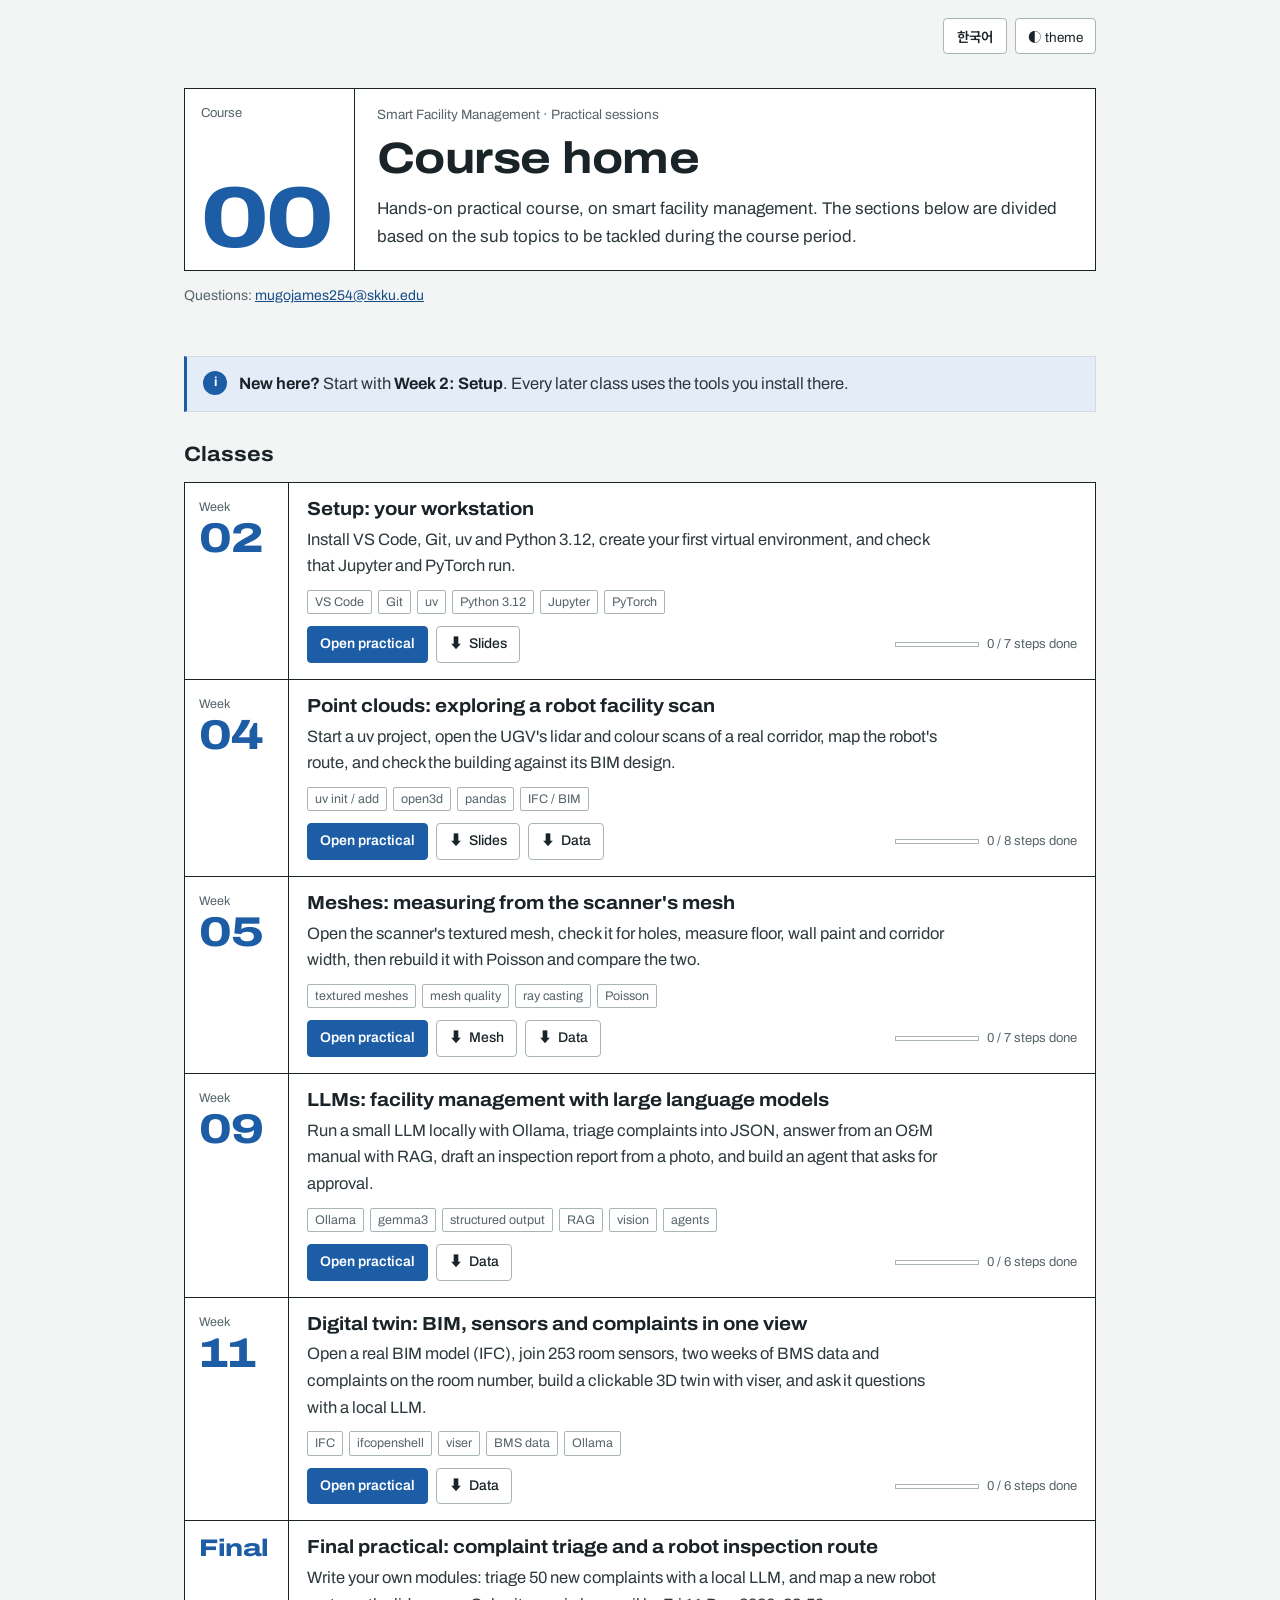
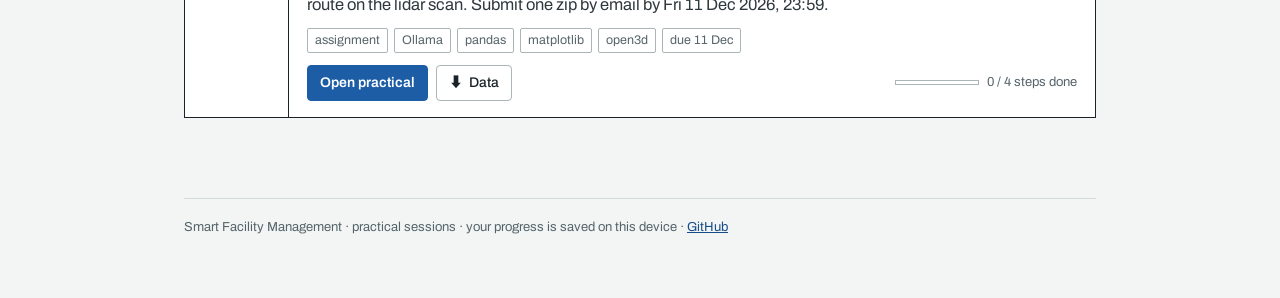
<file: index.html>
<!doctype html>
<html lang="en">
<head>
<meta charset="utf-8">
<meta name="viewport" content="width=device-width, initial-scale=1">
<title>Facility Course Home</title>
<meta name="description" content="Smart Facility Management practical sessions: table of contents for every class, with links to each practical, its slides and its data.">
<link rel="stylesheet" href="assets/course.css">
</head>
<body>
<div class="wrap">
  <div class="topbar">
    <button class="lang-toggle" id="langBtn" aria-label="Switch language">한국어</button>
    <button class="theme-toggle" id="themeBtn" aria-label="Toggle color theme">◐ theme</button>
  </div>

  <header>
    <div class="tb">
    <div class="tb-main">
      <div class="tb-sheet"><span class="tb-sheet-label i18n" data-ko='강좌'>Course</span><span class="tb-sheet-no">00</span></div>
      <div class="tb-title">
        <p class="eyebrow i18n" data-ko='스마트 시설 관리 · 실습 세션'>Smart Facility Management · Practical sessions</p>
        <h1 class="i18n" data-ko='강의 홈'>Course home</h1>
        <p class="lede i18n" data-ko='스마트 시설 관리에 관한 실습 중심 강좌입니다. 아래 섹션은 강좌 기간 동안 다룰 세부 주제별로 나뉘어 있습니다.'>Hands-on practical course, on smart facility management. The sections below are divided based on the sub topics to be tackled during the course period.</p>
      </div>
    </div>
    </div>
    <p class="contact"><span class="i18n" data-ko='문의:'>Questions:</span> <a href="mailto:mugojames254@skku.edu">mugojames254@skku.edu</a></p>
  </header>

  <main>
    <div class="start">
      <div class="ci">i</div>
      <p class="i18n" data-ko='<strong>처음이신가요?</strong> <strong>2주차: 설치</strong> 부터 시작하세요. 이후 모든 수업은 거기서 설치한 도구를 사용합니다.'><strong>New here?</strong> Start with <strong>Week 2: Setup</strong>. Every later class uses the tools you install there.</p>
    </div>

    <p class="toc-head i18n" data-ko='수업 목록'>Classes</p>
    <ol class="classes" id="classes"></ol>
  </main>

  <footer>
    <span class="i18n" data-ko='스마트 시설 관리 · 실습 세션 · 진행 상황은 이 기기에 저장됩니다'>Smart Facility Management · practical sessions · your progress is saved on this device</span> ·
    <a href="https://github.com/mugojames254/smart_facility_coursework" target="_blank" rel="noopener">GitHub</a>
  </footer>
</div>

<script>
(function(){
  /* ---- the class list: add a new week here ---- */
  var CLASSES=[
    { week:"02", page:"setup.html", key:"setup.done", steps:7,
      title:{ en:"Setup: your workstation", ko:"설치: 작업 환경" },
      text:{ en:"Install VS Code, Git, uv and Python 3.12, create your first virtual environment, and check that Jupyter and PyTorch run.",
             ko:"VS Code, Git, uv, Python 3.12 를 설치하고, 첫 가상 환경을 만든 뒤 Jupyter 와 PyTorch 가 실행되는지 확인합니다." },
      tags:["VS Code","Git","uv","Python 3.12","Jupyter","PyTorch"],
      files:[ { href:"smart_facility_setup.pptx", en:"Slides", ko:"슬라이드" } ] },
    { week:"04", page:"week04.html", key:"week04.done", steps:8,
      title:{ en:"Point clouds: exploring a robot facility scan", ko:"포인트 클라우드: 로봇 시설 스캔 탐색" },
      text:{ en:"Start a uv project, open the UGV's lidar and colour scans of a real corridor, map the robot's route, and check the building against its BIM design.",
             ko:"uv 프로젝트를 만들고, UGV가 스캔한 실제 복도의 라이다·컬러 데이터를 열어 로봇 경로를 그린 뒤, 건물을 BIM 설계와 비교합니다." },
      tags:["uv init / add","open3d","pandas","IFC / BIM"],
      files:[ { href:"point_cloud_lecture.pptx", en:"Slides", ko:"슬라이드" },
              { href:"class_data.zip", en:"Data", ko:"데이터" } ] },
    { week:"05", page:"week05.html", key:"week05.done", steps:7,
      title:{ en:"Meshes: measuring from the scanner's mesh", ko:"메시: 스캐너 메시로 측정하기" },
      text:{ en:"Open the scanner's textured mesh, check it for holes, measure floor, wall paint and corridor width, then rebuild it with Poisson and compare the two.",
             ko:"스캐너가 준 텍스처 메시를 열어 구멍을 검사하고, 바닥 넓이, 벽 페인트 양, 복도 폭을 측정한 뒤, Poisson 으로 다시 만들어 두 메시를 비교합니다." },
      tags:["textured meshes","mesh quality","ray casting","Poisson"],
      files:[ { href:"scanner_mesh.zip", en:"Mesh", ko:"메시" },
              { href:"class_data.zip", en:"Data", ko:"데이터" } ] },
    { week:"09", page:"week09.html", key:"week09.done", steps:6,
      title:{ en:"LLMs: facility management with large language models", ko:"LLM: 대규모 언어 모델로 하는 시설 관리" },
      text:{ en:"Run a small LLM locally with Ollama, triage complaints into JSON, answer from an O&M manual with RAG, draft an inspection report from a photo, and build an agent that asks for approval.",
             ko:"Ollama 로 작은 LLM 을 내 노트북에서 실행하고, 민원을 JSON 으로 분류하고, RAG 로 매뉴얼에서 답을 찾고, 사진으로 점검 보고서 초안을 쓰고, 승인을 받는 에이전트를 만듭니다." },
      tags:["Ollama","gemma3","structured output","RAG","vision","agents"],
      files:[ { href:"week09_data.zip", en:"Data", ko:"데이터" } ] },
    { week:"11", page:"week11.html", key:"week11.done", steps:6,
      title:{ en:"Digital twin: BIM, sensors and complaints in one view", ko:"디지털 트윈: BIM, 센서, 민원을 한 화면에" },
      text:{ en:"Open a real BIM model (IFC), join 253 room sensors, two weeks of BMS data and complaints on the room number, build a clickable 3D twin with viser, and ask it questions with a local LLM.",
             ko:"실제 BIM 모델 (IFC) 을 열고, 센서 253개와 2주간의 BMS 데이터, 민원을 방 번호로 연결해 클릭할 수 있는 3D 디지털 트윈을 viser 로 만든 뒤, 로컬 LLM 으로 트윈에게 질문합니다." },
      tags:["IFC","ifcopenshell","viser","BMS data","Ollama"],
      files:[ { href:"week11_data.zip", en:"Data", ko:"데이터" } ] },
    { week:"F", label:{ en:"Final", ko:"기말" }, page:"final_practical.html", key:"final.done", steps:4,
      title:{ en:"Final practical: complaint triage and a robot inspection route", ko:"기말 실습: 민원 분류와 로봇 점검 경로" },
      text:{ en:"Write your own modules: triage 50 new complaints with a local LLM, and map a new robot route on the lidar scan. Submit one zip by email by Fri 11 Dec 2026, 23:59.",
             ko:"나만의 모듈을 작성합니다: 로컬 LLM 으로 새 민원 50건을 분류하고, 라이다 스캔 위에 새 로봇 경로를 그립니다. 2026년 12월 11일 (금) 23:59 까지 zip 파일 하나를 이메일로 제출합니다." },
      tags:["assignment","Ollama","pandas","matplotlib","open3d","due 11 Dec"],
      files:[ { href:"final_data.zip", en:"Data", ko:"데이터" } ] }
  ];

  var KEY_THEME="setup.theme", KEY_LANG="setup.lang", lang="en";
  var STR={
    week:{ en:"Week", ko:"주차" },
    open:{ en:"Open practical", ko:"실습 열기" },
    done:{ en:" steps done", ko:" 단계 완료" },
    langBtn:{ en:"한국어", ko:"EN" }
  };
  function esc(s){ return String(s).replace(/[&<>"]/g,function(c){ return {"&":"&amp;","<":"&lt;",">":"&gt;",'"':"&quot;"}[c]; }); }
  function doneCount(c){
    try{ var d=JSON.parse(localStorage.getItem(c.key))||{}, n=0;
      for(var k in d){ if(d[k]) n++; } return Math.min(n,c.steps); }catch(e){ return 0; }
  }

  function render(){
    document.getElementById("classes").innerHTML=CLASSES.map(function(c){
      var n=doneCount(c), pct=Math.round(n/c.steps*100);
      var files=c.files.map(function(f){
        return '<a class="btn" href="'+esc(f.href)+'" download><span aria-hidden="true">⬇</span>'+esc(f[lang])+'</a>';
      }).join("");
      return '<li class="card'+(n===c.steps?' complete':'')+'">'+
        '<div class="wk-num">'+(c.label ? '<b class="lbl">'+esc(c.label[lang])+'</b>' : esc(STR.week[lang])+'<b>'+esc(c.week)+'</b>')+'</div>'+
        '<div><h2><a href="'+esc(c.page)+'">'+esc(c.title[lang])+'</a></h2>'+
        '<p>'+esc(c.text[lang])+'</p>'+
        '<ul class="chips">'+c.tags.map(function(t){ return '<li>'+esc(t)+'</li>'; }).join("")+'</ul>'+
        '<div class="actions"><a class="btn primary" href="'+esc(c.page)+'">'+esc(STR.open[lang])+'</a>'+files+
        '<span class="progress"><span class="progress-bar"><span style="width:'+pct+'%"></span></span>'+
        '<span class="progress-txt">'+n+' / '+c.steps+esc(STR.done[lang])+'</span></span></div></div></li>';
    }).join("");
  }

  /* ---- i18n ---- */
  var i18nEls=document.querySelectorAll(".i18n");
  i18nEls.forEach(function(el){ el._en=el.innerHTML; });
  function applyLang(l){
    lang=(l==="ko")?"ko":"en";
    document.documentElement.setAttribute("lang",lang);
    i18nEls.forEach(function(el){
      var ko=el.getAttribute("data-ko");
      el.innerHTML=(lang==="ko"&&ko!=null)?ko:el._en;
    });
    document.getElementById("langBtn").textContent=STR.langBtn[lang];
    render();
    try{ localStorage.setItem(KEY_LANG, lang); }catch(e){}
  }
  document.getElementById("langBtn").addEventListener("click", function(){ applyLang(lang==="ko"?"en":"ko"); });

  /* ---- theme ---- */
  var root=document.documentElement;
  try{ var st=localStorage.getItem(KEY_THEME); if(st) root.setAttribute("data-theme",st); }catch(e){}
  document.getElementById("themeBtn").addEventListener("click", function(){
    var cur=root.getAttribute("data-theme");
    var mqDark=window.matchMedia&&window.matchMedia("(prefers-color-scheme:dark)").matches;
    var next=cur ? (cur==="dark"?"light":"dark") : (mqDark?"light":"dark");
    root.setAttribute("data-theme",next);
    try{ localStorage.setItem(KEY_THEME,next); }catch(e){}
  });

  /* refresh progress when coming back to this tab */
  window.addEventListener("pageshow", render);

  var savedLang="en";
  try{ savedLang=localStorage.getItem(KEY_LANG)||"en"; }catch(e){}
  applyLang(savedLang);
})();
</script>
</body>
</html>
</file>
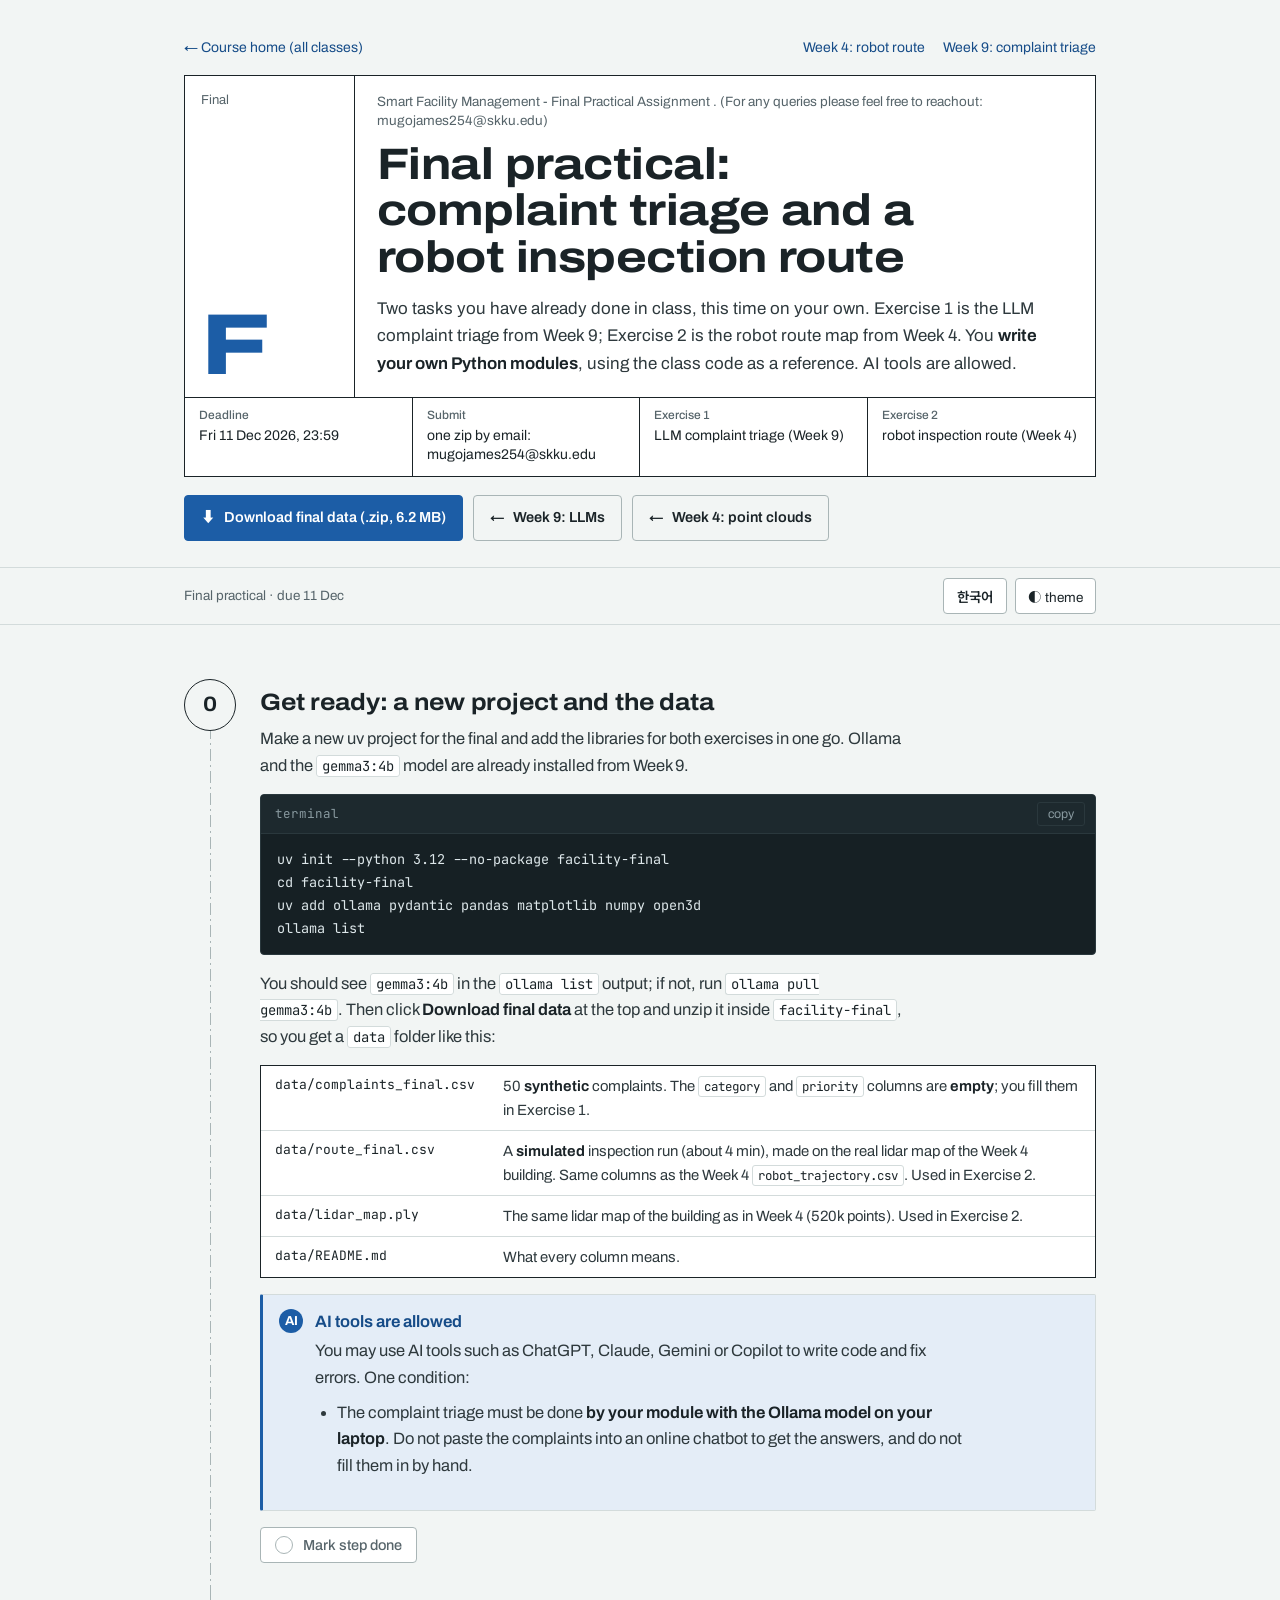
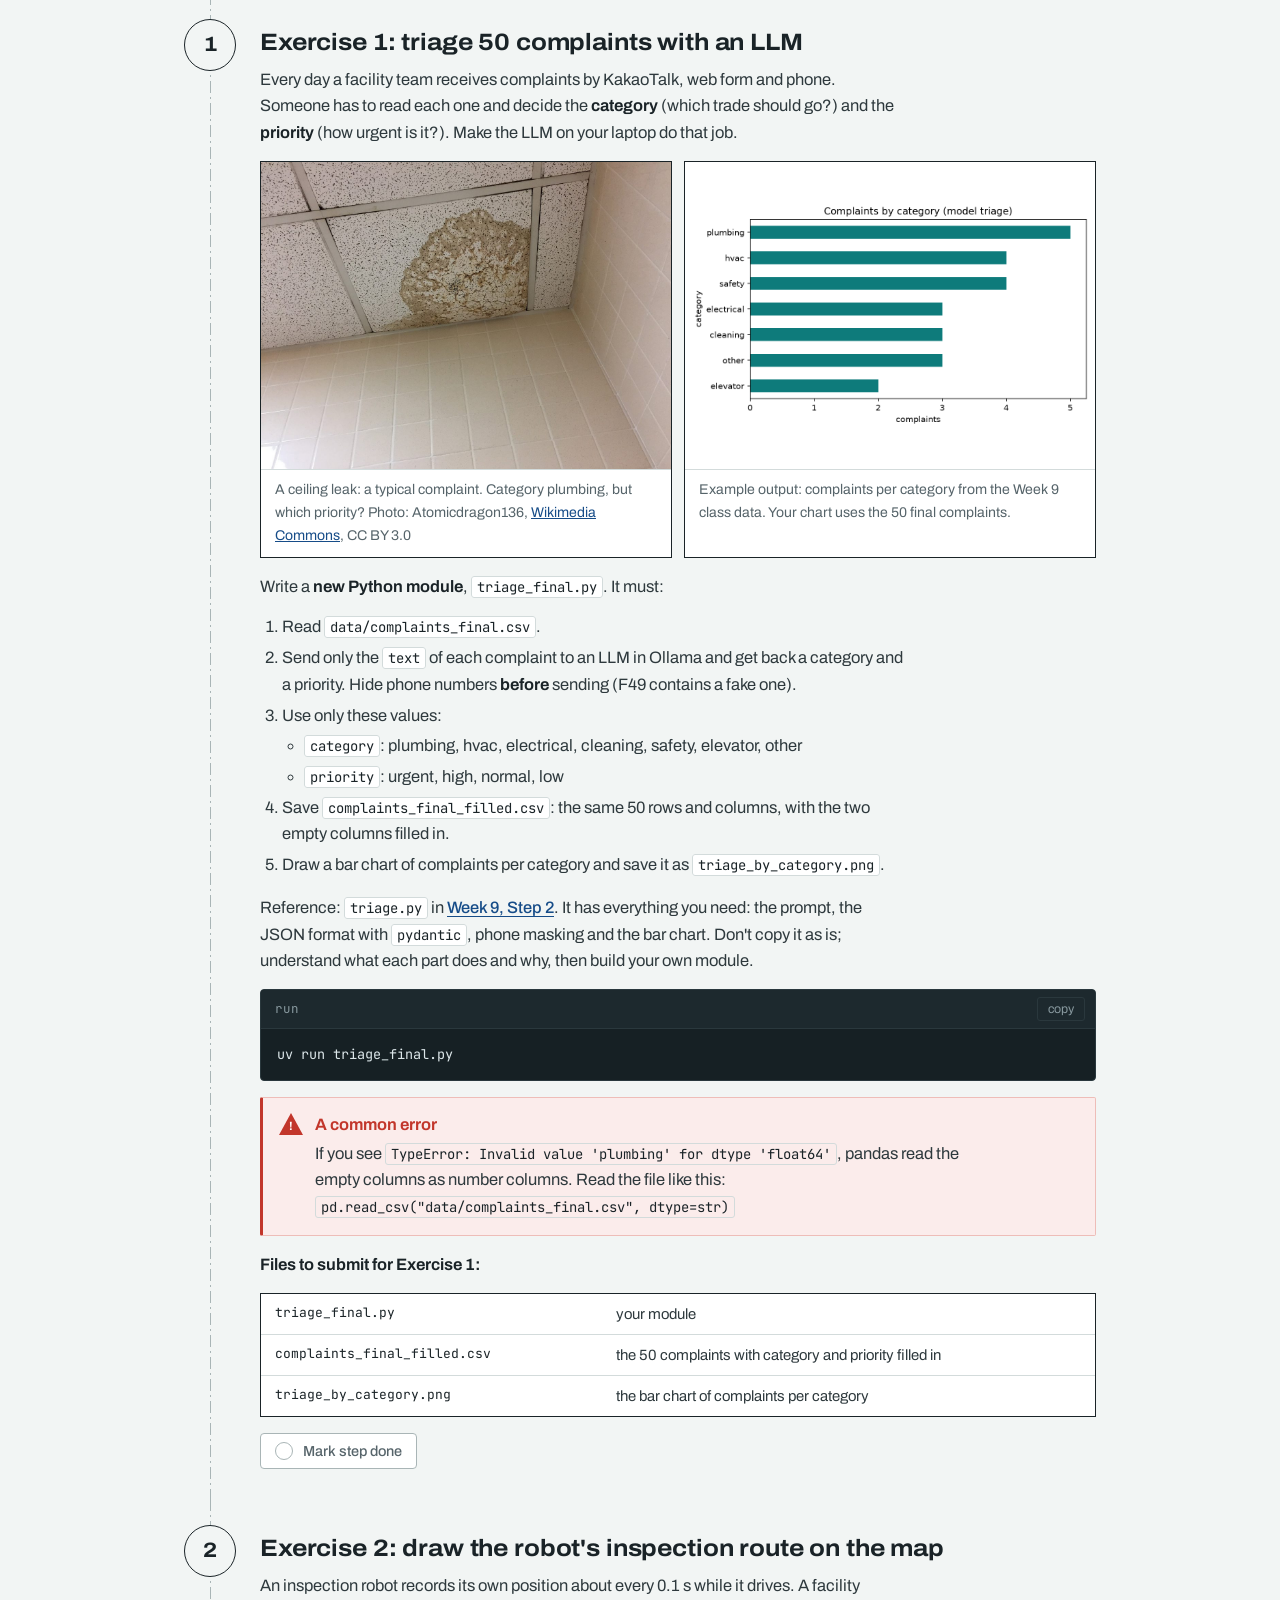
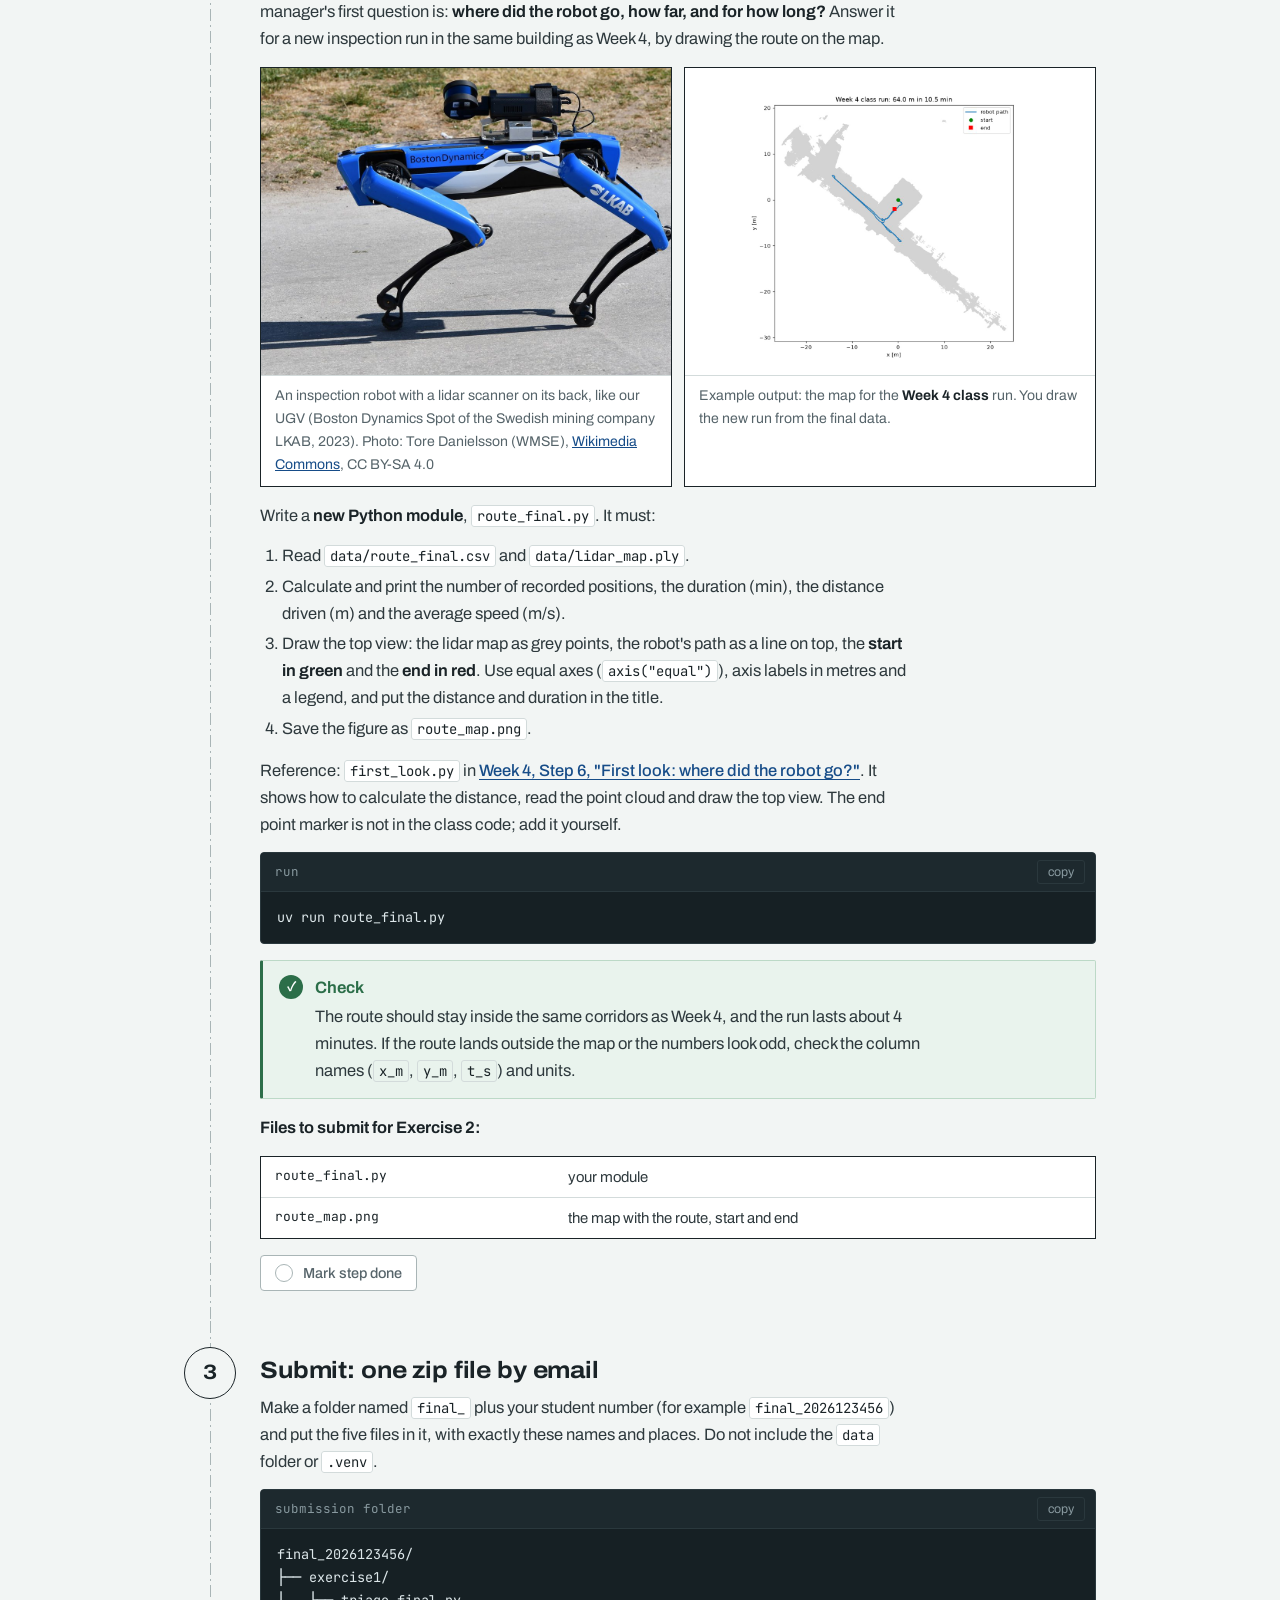
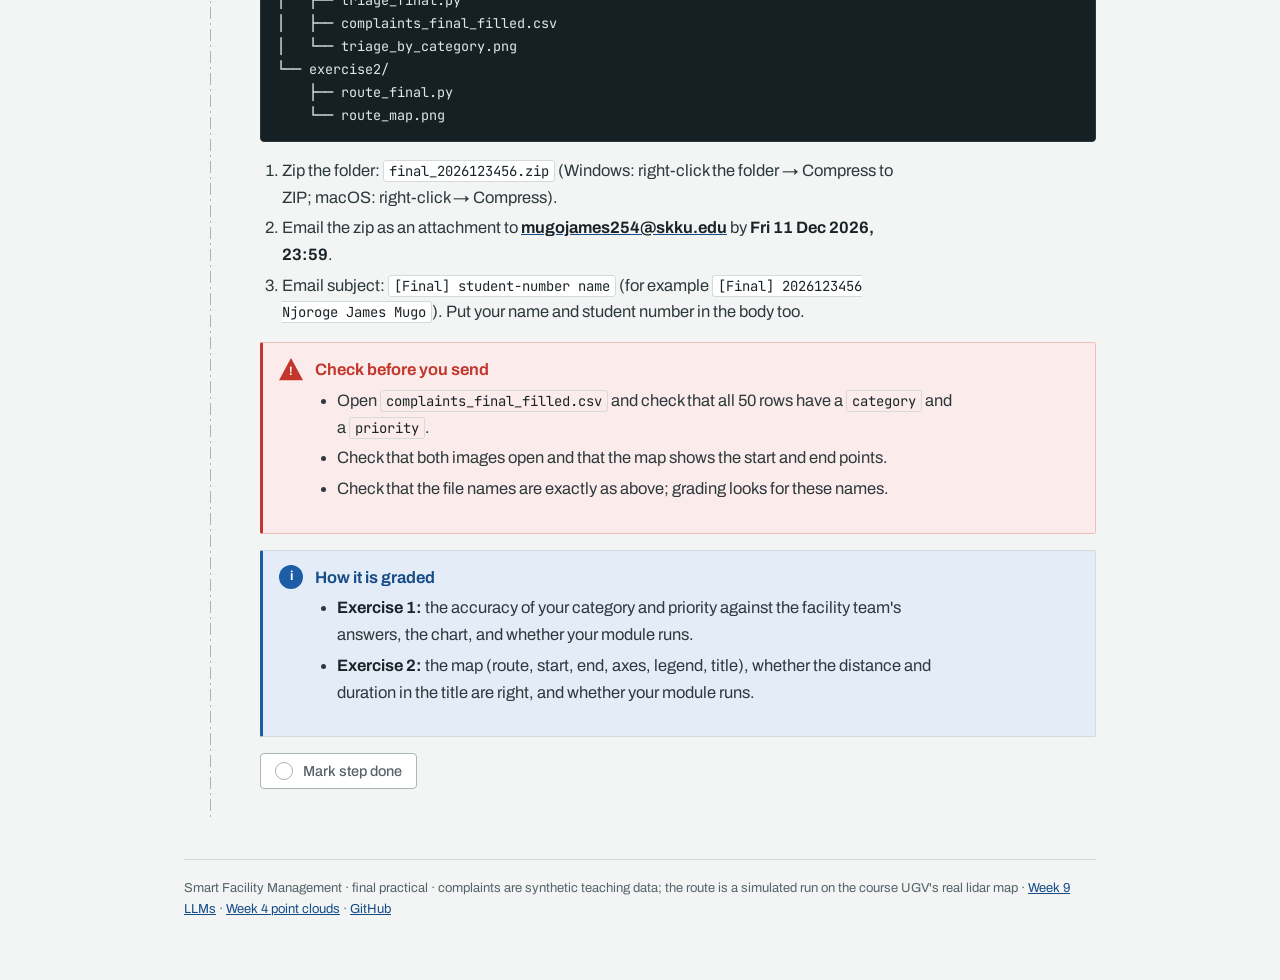
<file: final_practical.html>
<!doctype html>
<html lang="en">
<head>
<meta charset="utf-8">
<meta name="viewport" content="width=device-width, initial-scale=1">
<title>Final Practical</title>
<meta name="description" content="Final practical for Smart Facility Management: triage 50 Korean facility complaints with a local LLM, and draw a robot inspection route on the lidar map. Due 11 December 2026.">
<link rel="stylesheet" href="assets/course.css">
</head>
<body>
<div class="progress-bar"><div class="progress-fill" id="pfill"></div></div>

<div class="wrap">
  <header>
    <nav class="course-nav" aria-label="Course navigation">
      <a href="index.html" class="i18n" data-ko='← 강의 홈 (전체 목차)'>← Course home (all classes)</a>
      <span class="pn">
      <a href="week04.html#s6" class="i18n" data-ko='4주차: 로봇 경로'>Week 4: robot route</a>
      <a href="week09.html#s2" class="i18n" data-ko='9주차: 민원 분류'>Week 9: complaint triage</a>
      </span>
    </nav>
    <div class="tb">
    <div class="tb-main">
      <div class="tb-sheet"><span class="tb-sheet-label i18n" data-ko='기말'>Final</span><span class="tb-sheet-no">F</span></div>
      <div class="tb-title">
        <p class="eyebrow i18n" data-ko='스마트 시설 관리 - 기말 실습 과제'>Smart Facility Management - Final Practical Assignment . (For any queries please feel free to reachout: mugojames254@skku.edu)</p>
        <h1 class="i18n" data-ko='기말 실습: 민원 분류와 로봇 점검 경로'>Final practical: complaint triage and a robot inspection route</h1>
        <p class="lede i18n" data-ko='수업에서 직접 해 본 두 가지를 이번에는 <strong>스스로</strong> 만듭니다. 연습 1은 9주차의 LLM 민원 분류, 연습 2는 4주차의 로봇 경로 지도입니다. 수업 코드를 <strong>참고하여 나만의 Python 모듈</strong>을 작성하세요. AI 도구 사용은 허용됩니다.'>Two tasks you have already done in class, this time on your own. Exercise 1 is the LLM complaint triage from Week 9; Exercise 2 is the robot route map from Week 4. You <strong>write your own Python modules</strong>, using the class code as a reference. AI tools are allowed.</p>
      </div>
    </div>
    <div class="meta">
      <span class="i18n" data-ko='<b>마감</b> 2026년 12월 11일 (금) 23:59'><b>Deadline</b> Fri 11 Dec 2026, 23:59</span>
      <span class="i18n" data-ko='<b>제출</b> zip 파일 하나를 이메일로: mugojames254@skku.edu'><b>Submit</b> one zip by email: mugojames254@skku.edu</span>
      <span class="i18n" data-ko='<b>연습 1</b> LLM 민원 분류 (9주차)'><b>Exercise 1</b> LLM complaint triage (Week 9)</span>
      <span class="i18n" data-ko='<b>연습 2</b> 로봇 점검 경로 (4주차)'><b>Exercise 2</b> robot inspection route (Week 4)</span>
    </div>
    </div>
    <div class="btn-row">
      <a class="slides-btn" href="final_data.zip" download>
        <span aria-hidden="true">⬇</span>
        <span class="i18n" data-ko='기말 실습 데이터 내려받기 (.zip, 6.2 MB)'>Download final data (.zip, 6.2 MB)</span>
      </a>
      <a class="slides-btn ghost-btn" href="week09.html">
        <span aria-hidden="true">←</span>
        <span class="i18n" data-ko='9주차: LLM'>Week 9: LLMs</span>
      </a>
      <a class="slides-btn ghost-btn" href="week04.html">
        <span aria-hidden="true">←</span>
        <span class="i18n" data-ko='4주차: 포인트 클라우드'>Week 4: point clouds</span>
      </a>
    </div>
  </header>
</div>

<div class="controls">
  <div class="wrap controls-inner">
    <span class="os-label i18n" data-ko='기말 실습 · 마감 12월 11일'>Final practical · due 11 Dec</span>
    <div class="util">
      <button class="lang-toggle" id="langBtn" aria-label="Switch language">한국어</button>
      <button class="theme-toggle" id="themeBtn" aria-label="Toggle color theme">◐ theme</button>
    </div>
  </div>
</div>

<div class="wrap">
  <main>

    <!-- STEP 0 : GET READY -->
    <section class="step" id="s0">
      <div class="stepnum"><div class="dot"><span>0</span></div></div>
      <div class="step-body">
        <h2 class="i18n" data-ko='준비: 새 프로젝트와 데이터'>Get ready: a new project and the data</h2>
        <p class="i18n" data-ko='기말 실습을 위한 새 uv 프로젝트를 만들고, 두 연습에 필요한 라이브러리를 한 번에 추가합니다. Ollama 와 <code class="ic">gemma3:4b</code> 모델은 9주차에 이미 설치했습니다.'>Make a new uv project for the final and add the libraries for both exercises in one go. Ollama and the <code class="ic">gemma3:4b</code> model are already installed from Week 9.</p>
        <div class="code">
          <div class="code-head"><span class="code-tag i18n" data-ko='터미널'>terminal</span><button class="copy">copy</button></div>
<pre><code>uv init --python 3.12 --no-package facility-final
cd facility-final
uv add ollama pydantic pandas matplotlib numpy open3d
ollama list</code></pre>
        </div>
        <p class="i18n" data-ko='<code class="ic">ollama list</code> 에 <code class="ic">gemma3:4b</code> 가 보이면 됩니다. 없다면 <code class="ic">ollama pull gemma3:4b</code> 를 실행하세요. 그다음 위의 <strong>기말 실습 데이터 내려받기</strong> 버튼을 누르고, zip 을 <code class="ic">facility-final</code> 폴더 안에 풀어 아래처럼 <code class="ic">data</code> 폴더가 생기게 하세요:'>You should see <code class="ic">gemma3:4b</code> in the <code class="ic">ollama list</code> output; if not, run <code class="ic">ollama pull gemma3:4b</code>. Then click <strong>Download final data</strong> at the top and unzip it inside <code class="ic">facility-final</code>, so you get a <code class="ic">data</code> folder like this:</p>
        <div class="tree">
          <table>
            <tr><td>data/complaints_final.csv</td><td class="i18n" data-ko='<strong>가상</strong> 민원 50건. <code class="ic">category</code> 와 <code class="ic">priority</code> 열이 <strong>비어 있습니다</strong>. 연습 1에서 채웁니다.'>50 <strong>synthetic</strong> complaints. The <code class="ic">category</code> and <code class="ic">priority</code> columns are <strong>empty</strong>; you fill them in Exercise 1.</td></tr>
            <tr><td>data/route_final.csv</td><td class="i18n" data-ko='4주차 건물의 실제 라이다 지도 위에서 만든 <strong>모의</strong> 점검 주행 (약 4분). 4주차 <code class="ic">robot_trajectory.csv</code> 와 같은 열입니다. 연습 2에서 사용합니다.'>A <strong>simulated</strong> inspection run (about 4 min), made on the real lidar map of the Week 4 building. Same columns as the Week 4 <code class="ic">robot_trajectory.csv</code>. Used in Exercise 2.</td></tr>
            <tr><td>data/lidar_map.ply</td><td class="i18n" data-ko='4주차와 같은 건물 라이다 지도 (52만 점). 연습 2에서 사용합니다.'>The same lidar map of the building as in Week 4 (520k points). Used in Exercise 2.</td></tr>
            <tr><td>data/README.md</td><td class="i18n" data-ko='모든 열의 설명.'>What every column means.</td></tr>
          </table>
        </div>
        <div class="callout tip">
          <div class="ci">AI</div>
          <div><span class="ct i18n" data-ko='AI 도구 사용 허용'>AI tools are allowed</span>
            <p class="i18n" data-ko='ChatGPT, Claude, Gemini, Copilot 같은 AI 도구로 코드를 작성하거나 오류를 고쳐도 됩니다. 단, 다음을 지키세요:'>You may use AI tools such as ChatGPT, Claude, Gemini or Copilot to write code and fix errors. One condition:</p>
            <ul>
              <li class="i18n" data-ko='민원 분류는 <strong>내 모듈이 내 노트북의 Ollama 모델로</strong> 해야 합니다. 민원 내용을 온라인 챗봇에 붙여 넣어 답을 받거나, 손으로 채우면 안 됩니다.'>The complaint triage must be done <strong>by your module with the Ollama model on your laptop</strong>. Do not paste the complaints into an online chatbot to get the answers, and do not fill them in by hand.</li>
            </ul>
          </div>
        </div>
        <div class="done-row"><button class="done-btn" data-done="s0"><span class="box"></span><span class="done-label"> Mark step done</span></button></div>
      </div>
    </section>

    <!-- STEP 1 : EXERCISE 1 -->
    <section class="step" id="s1">
      <div class="stepnum"><div class="dot"><span>1</span></div></div>
      <div class="step-body">
        <h2 class="i18n" data-ko='연습 1: LLM 으로 민원 50건 분류하기'>Exercise 1: triage 50 complaints with an LLM</h2>
        <p class="i18n" data-ko='시설팀에는 매일 카카오톡, 웹, 전화로 민원이 들어옵니다. 누군가 하나씩 읽고 <strong>분류</strong>(어느 공종이 가야 하나?)와 <strong>우선순위</strong>(얼마나 급한가?)를 정해야 합니다. 이번에는 그 일을 내 노트북의 LLM 이 하도록 만드세요.'>Every day a facility team receives complaints by KakaoTalk, web form and phone. Someone has to read each one and decide the <strong>category</strong> (which trade should go?) and the <strong>priority</strong> (how urgent is it?). Make the LLM on your laptop do that job.</p>
        <div class="fig-pair">
          <figure>
            <img src="assets/final_ex1_ceiling_leak.jpg" alt="Water-stained ceiling tile above a tiled wall" loading="lazy">
            <figcaption class="i18n" data-ko='천장 누수: 전형적인 민원입니다. 분류는 plumbing, 우선순위는? 사진: Atomicdragon136, <a href="https://commons.wikimedia.org/wiki/File:Ceiling_water_damage.jpg" target="_blank" rel="noopener">Wikimedia Commons</a>, CC BY 3.0'>A ceiling leak: a typical complaint. Category plumbing, but which priority? Photo: Atomicdragon136, <a href="https://commons.wikimedia.org/wiki/File:Ceiling_water_damage.jpg" target="_blank" rel="noopener">Wikimedia Commons</a>, CC BY 3.0</figcaption>
          </figure>
          <figure>
            <img class="fit" src="assets/week09_triage_by_category.png" alt="Bar chart of complaints per category from the Week 9 class data" loading="lazy">
            <figcaption class="i18n" data-ko='결과 예시: 9주차 수업 데이터로 만든 분류별 민원 수 막대그래프. 여러분의 그래프는 기말 데이터 50건으로 만듭니다.'>Example output: complaints per category from the Week 9 class data. Your chart uses the 50 final complaints.</figcaption>
          </figure>
        </div>
        <p class="i18n" data-ko='<strong>새 Python 모듈</strong> <code class="ic">triage_final.py</code> 를 작성하세요. 이 모듈은:'>Write a <strong>new Python module</strong>, <code class="ic">triage_final.py</code>. It must:</p>
        <ol>
          <li class="i18n" data-ko='<code class="ic">data/complaints_final.csv</code> 를 읽습니다.'>Read <code class="ic">data/complaints_final.csv</code>.</li>
          <li class="i18n" data-ko='각 민원의 <code class="ic">text</code> 만 Ollama 의 LLM 에 보내고, 분류와 우선순위를 받습니다. 보내기 <strong>전에</strong> 전화번호를 가립니다 (F49 에 가짜 번호가 하나 있습니다).'>Send only the <code class="ic">text</code> of each complaint to an LLM in Ollama and get back a category and a priority. Hide phone numbers <strong>before</strong> sending (F49 contains a fake one).</li>
          <li class="i18n" data-ko='답은 반드시 아래 목록의 값 중 하나여야 합니다:<ul><li><code class="ic">category</code>: plumbing, hvac, electrical, cleaning, safety, elevator, other</li><li><code class="ic">priority</code>: urgent, high, normal, low</li></ul>'>Use only these values:<ul><li><code class="ic">category</code>: plumbing, hvac, electrical, cleaning, safety, elevator, other</li><li><code class="ic">priority</code>: urgent, high, normal, low</li></ul></li>
          <li class="i18n" data-ko='50행과 원래 열을 그대로 두고, 빈 두 열만 채워서 <code class="ic">complaints_final_filled.csv</code> 로 저장합니다.'>Save <code class="ic">complaints_final_filled.csv</code>: the same 50 rows and columns, with the two empty columns filled in.</li>
          <li class="i18n" data-ko='분류별 민원 수를 막대그래프로 그려 <code class="ic">triage_by_category.png</code> 로 저장합니다.'>Draw a bar chart of complaints per category and save it as <code class="ic">triage_by_category.png</code>.</li>
        </ol>
        <p class="i18n" data-ko='참고: <a class="inline-link" href="week09.html#s2">9주차 2단계</a> 의 <code class="ic">triage.py</code>. 프롬프트, JSON 형식 (<code class="ic">pydantic</code>), 전화번호 가리기, 막대그래프가 모두 들어 있습니다. 그대로 복사하지 말고, 무엇이 왜 필요한지 이해한 뒤 내 모듈을 만드세요.'>Reference: <code class="ic">triage.py</code> in <a class="inline-link" href="week09.html#s2">Week 9, Step 2</a>. It has everything you need: the prompt, the JSON format with <code class="ic">pydantic</code>, phone masking and the bar chart. Don't copy it as is; understand what each part does and why, then build your own module.</p>
        <div class="code">
          <div class="code-head"><span class="code-tag i18n" data-ko='실행'>run</span><button class="copy">copy</button></div>
<pre><code>uv run triage_final.py</code></pre>
        </div>
        <div class="callout warn">
          <div class="ci">!</div>
          <div><span class="ct i18n" data-ko='자주 나오는 오류'>A common error</span>
            <p class="i18n" data-ko='<code class="ic">TypeError: Invalid value &#39;plumbing&#39; for dtype &#39;float64&#39;</code> 가 나오면, pandas 가 빈 열을 숫자 열로 읽었기 때문입니다. 파일을 이렇게 읽으세요: <code class="ic">pd.read_csv(&quot;data/complaints_final.csv&quot;, dtype=str)</code>'>If you see <code class="ic">TypeError: Invalid value 'plumbing' for dtype 'float64'</code>, pandas read the empty columns as number columns. Read the file like this: <code class="ic">pd.read_csv("data/complaints_final.csv", dtype=str)</code></p>
          </div>
        </div>
        <p class="i18n" data-ko='<strong>제출할 파일 (연습 1):</strong>'><strong>Files to submit for Exercise 1:</strong></p>
        <div class="tree">
          <table>
            <tr><td>triage_final.py</td><td class="i18n" data-ko='내가 작성한 모듈'>your module</td></tr>
            <tr><td>complaints_final_filled.csv</td><td class="i18n" data-ko='분류와 우선순위가 채워진 50건'>the 50 complaints with category and priority filled in</td></tr>
            <tr><td>triage_by_category.png</td><td class="i18n" data-ko='분류별 민원 수 막대그래프'>the bar chart of complaints per category</td></tr>
          </table>
        </div>
        <div class="done-row"><button class="done-btn" data-done="s1"><span class="box"></span><span class="done-label"> Mark step done</span></button></div>
      </div>
    </section>

    <!-- STEP 2 : EXERCISE 2 -->
    <section class="step" id="s2">
      <div class="stepnum"><div class="dot"><span>2</span></div></div>
      <div class="step-body">
        <h2 class="i18n" data-ko='연습 2: 로봇 점검 경로를 지도에 그리기'>Exercise 2: draw the robot's inspection route on the map</h2>
        <p class="i18n" data-ko='점검 로봇은 주행하는 동안 약 0.1초마다 자기 위치를 기록합니다. 시설 관리자가 가장 먼저 묻는 것은: <strong>로봇이 어디를 다녀왔고, 얼마나 멀리, 얼마나 오래 달렸는가?</strong> 4주차와 같은 건물에서 한 새 점검 주행을 지도 위에 그려 답하세요.'>An inspection robot records its own position about every 0.1 s while it drives. A facility manager's first question is: <strong>where did the robot go, how far, and for how long?</strong> Answer it for a new inspection run in the same building as Week 4, by drawing the route on the map.</p>
        <div class="fig-pair">
          <figure>
            <img src="assets/final_ex2_inspection_robot.jpg" alt="A blue four-legged inspection robot with a lidar scanner mounted on its back" loading="lazy">
            <figcaption class="i18n" data-ko='우리 UGV 처럼 등에 라이다를 단 점검 로봇 (Boston Dynamics Spot, 스웨덴 광산 기업 LKAB, 2023). 사진: Tore Danielsson (WMSE), <a href="https://commons.wikimedia.org/wiki/File:Boston_Dynamics_LKAB_Almedalen_29_juni_2023.jpg" target="_blank" rel="noopener">Wikimedia Commons</a>, CC BY-SA 4.0'>An inspection robot with a lidar scanner on its back, like our UGV (Boston Dynamics Spot of the Swedish mining company LKAB, 2023). Photo: Tore Danielsson (WMSE), <a href="https://commons.wikimedia.org/wiki/File:Boston_Dynamics_LKAB_Almedalen_29_juni_2023.jpg" target="_blank" rel="noopener">Wikimedia Commons</a>, CC BY-SA 4.0</figcaption>
          </figure>
          <figure>
            <img class="fit" src="assets/final_example_route_map.jpg" alt="Top view of the lidar map in grey with the Week 4 robot path, start and end marked" loading="lazy">
            <figcaption class="i18n" data-ko='결과 예시: <strong>4주차 수업</strong> 주행을 그린 지도. 여러분은 기말 데이터의 새 주행을 그립니다.'>Example output: the map for the <strong>Week 4 class</strong> run. You draw the new run from the final data.</figcaption>
          </figure>
        </div>
        <p class="i18n" data-ko='<strong>새 Python 모듈</strong> <code class="ic">route_final.py</code> 를 작성하세요. 이 모듈은:'>Write a <strong>new Python module</strong>, <code class="ic">route_final.py</code>. It must:</p>
        <ol>
          <li class="i18n" data-ko='<code class="ic">data/route_final.csv</code> 와 <code class="ic">data/lidar_map.ply</code> 를 읽습니다.'>Read <code class="ic">data/route_final.csv</code> and <code class="ic">data/lidar_map.ply</code>.</li>
          <li class="i18n" data-ko='기록된 위치 수, 주행 시간 (분), 주행 거리 (m), 평균 속도 (m/s) 를 계산해 출력합니다.'>Calculate and print the number of recorded positions, the duration (min), the distance driven (m) and the average speed (m/s).</li>
          <li class="i18n" data-ko='위에서 본 지도를 그립니다: 라이다 지도는 회색 점, 그 위에 로봇 경로 선, <strong>시작점은 초록</strong>, <strong>끝점은 빨강</strong>으로 표시합니다. 축 비율은 같게 (<code class="ic">axis(&quot;equal&quot;)</code>), 축 이름은 미터 단위, 범례를 넣고, 제목에 거리와 시간을 넣으세요.'>Draw the top view: the lidar map as grey points, the robot's path as a line on top, the <strong>start in green</strong> and the <strong>end in red</strong>. Use equal axes (<code class="ic">axis("equal")</code>), axis labels in metres and a legend, and put the distance and duration in the title.</li>
          <li class="i18n" data-ko='그림을 <code class="ic">route_map.png</code> 로 저장합니다.'>Save the figure as <code class="ic">route_map.png</code>.</li>
        </ol>
        <p class="i18n" data-ko='참고: <a class="inline-link" href="week04.html#s6">4주차 6단계 &quot;첫 분석: 로봇은 어디를 다녀왔을까?&quot;</a> 의 <code class="ic">first_look.py</code>. 거리 계산, 포인트 클라우드 읽기, 위에서 본 지도가 들어 있습니다. 끝점 표시는 수업 코드에 없으니 직접 추가하세요.'>Reference: <code class="ic">first_look.py</code> in <a class="inline-link" href="week04.html#s6">Week 4, Step 6, "First look: where did the robot go?"</a>. It shows how to calculate the distance, read the point cloud and draw the top view. The end point marker is not in the class code; add it yourself.</p>
        <div class="code">
          <div class="code-head"><span class="code-tag i18n" data-ko='실행'>run</span><button class="copy">copy</button></div>
<pre><code>uv run route_final.py</code></pre>
        </div>
        <div class="callout verify">
          <div class="ci">✓</div>
          <div><span class="ct i18n" data-ko='확인'>Check</span>
            <p class="i18n" data-ko='경로는 4주차와 같은 복도 안에 있어야 하고, 4분 남짓의 주행입니다. 경로가 지도 밖에 있거나 숫자가 이상하다면 열 이름 (<code class="ic">x_m</code>, <code class="ic">y_m</code>, <code class="ic">t_s</code>) 과 단위를 다시 확인하세요.'>The route should stay inside the same corridors as Week 4, and the run lasts about 4 minutes. If the route lands outside the map or the numbers look odd, check the column names (<code class="ic">x_m</code>, <code class="ic">y_m</code>, <code class="ic">t_s</code>) and units.</p>
          </div>
        </div>
        <p class="i18n" data-ko='<strong>제출할 파일 (연습 2):</strong>'><strong>Files to submit for Exercise 2:</strong></p>
        <div class="tree">
          <table>
            <tr><td>route_final.py</td><td class="i18n" data-ko='내가 작성한 모듈'>your module</td></tr>
            <tr><td>route_map.png</td><td class="i18n" data-ko='경로, 시작점, 끝점이 표시된 지도'>the map with the route, start and end</td></tr>
          </table>
        </div>
        <div class="done-row"><button class="done-btn" data-done="s2"><span class="box"></span><span class="done-label"> Mark step done</span></button></div>
      </div>
    </section>

    <!-- STEP 3 : SUBMIT -->
    <section class="step" id="s3">
      <div class="stepnum"><div class="dot"><span>3</span></div></div>
      <div class="step-body">
        <h2 class="i18n" data-ko='제출: zip 파일 하나를 이메일로'>Submit: one zip file by email</h2>
        <p class="i18n" data-ko='<code class="ic">final_학번</code> 이라는 폴더를 만들고 (예: <code class="ic">final_2026123456</code>), 다섯 파일을 아래와 똑같은 이름과 위치로 넣으세요. <code class="ic">data</code> 폴더나 <code class="ic">.venv</code> 는 넣지 마세요.'>Make a folder named <code class="ic">final_</code> plus your student number (for example <code class="ic">final_2026123456</code>) and put the five files in it, with exactly these names and places. Do not include the <code class="ic">data</code> folder or <code class="ic">.venv</code>.</p>
        <div class="code">
          <div class="code-head"><span class="code-tag i18n" data-ko='제출 폴더 구조'>submission folder</span><button class="copy">copy</button></div>
<pre><code>final_2026123456/
├── exercise1/
│   ├── triage_final.py
│   ├── complaints_final_filled.csv
│   └── triage_by_category.png
└── exercise2/
    ├── route_final.py
    └── route_map.png</code></pre>
        </div>
        <ol>
          <li class="i18n" data-ko='폴더를 zip 으로 압축합니다: <code class="ic">final_2026123456.zip</code> (Windows: 폴더 오른쪽 클릭 → 압축 / macOS: 오른쪽 클릭 → 압축).'>Zip the folder: <code class="ic">final_2026123456.zip</code> (Windows: right-click the folder → Compress to ZIP; macOS: right-click → Compress).</li>
          <li class="i18n" data-ko='zip 파일을 첨부하여 <a href="mailto:mugojames254@skku.edu"><strong>mugojames254@skku.edu</strong></a> 로 <strong>2026년 12월 11일 (금) 23:59</strong> 까지 보냅니다.'>Email the zip as an attachment to <a href="mailto:mugojames254@skku.edu"><strong>mugojames254@skku.edu</strong></a> by <strong>Fri 11 Dec 2026, 23:59</strong>.</li>
          <li class="i18n" data-ko='이메일 제목: <code class="ic">[Final] 학번 이름</code> (예: <code class="ic">[Final] 2026123456 Njoroge James Mugo</code>). 본문에도 이름과 학번을 적으세요.'>Email subject: <code class="ic">[Final] student-number name</code> (for example <code class="ic">[Final] 2026123456 Njoroge James Mugo</code>). Put your name and student number in the body too.</li>
        </ol>
        <div class="callout warn">
          <div class="ci">!</div>
          <div><span class="ct i18n" data-ko='보내기 전에 확인하세요'>Check before you send</span>
            <ul>
              <li class="i18n" data-ko='<code class="ic">complaints_final_filled.csv</code> 를 열어 50행 모두 <code class="ic">category</code> 와 <code class="ic">priority</code> 가 채워졌는지 확인하세요.'>Open <code class="ic">complaints_final_filled.csv</code> and check that all 50 rows have a <code class="ic">category</code> and a <code class="ic">priority</code>.</li>
              <li class="i18n" data-ko='두 그림 파일이 열리고, 지도에 시작점과 끝점이 보이는지 확인하세요.'>Check that both images open and that the map shows the start and end points.</li>
              <li class="i18n" data-ko='파일 이름이 위와 정확히 같은지 확인하세요. 채점은 이 이름으로 파일을 찾습니다.'>Check that the file names are exactly as above; grading looks for these names.</li>
            </ul>
          </div>
        </div>
        <div class="callout tip">
          <div class="ci">i</div>
          <div><span class="ct i18n" data-ko='채점 방법'>How it is graded</span>
            <ul>
              <li class="i18n" data-ko='<strong>연습 1:</strong> 분류와 우선순위를 시설팀의 정답과 비교한 정확도, 그래프, 그리고 모듈이 실제로 실행되는지.'><strong>Exercise 1:</strong> the accuracy of your category and priority against the facility team's answers, the chart, and whether your module runs.</li>
              <li class="i18n" data-ko='<strong>연습 2:</strong> 지도 (경로, 시작점, 끝점, 축, 범례, 제목) 와 제목의 거리·시간이 맞는지, 그리고 모듈이 실제로 실행되는지.'><strong>Exercise 2:</strong> the map (route, start, end, axes, legend, title), whether the distance and duration in the title are right, and whether your module runs.</li>
            </ul>
          </div>
        </div>
        <div class="done-row"><button class="done-btn" data-done="s3"><span class="box"></span><span class="done-label"> Mark step done</span></button></div>
      </div>
    </section>

  </main>

  <footer>
    <span class="i18n" data-ko='스마트 시설 관리 · 기말 실습 · 민원은 교육용 가상 데이터, 주행은 수업 UGV 의 실제 라이다 지도 위에서 만든 모의 주행'>Smart Facility Management · final practical · complaints are synthetic teaching data; the route is a simulated run on the course UGV's real lidar map</span> ·
    <a href="week09.html" class="i18n" data-ko='9주차 LLM'>Week 9 LLMs</a> ·
    <a href="week04.html" class="i18n" data-ko='4주차 포인트 클라우드'>Week 4 point clouds</a> ·
    <a href="https://github.com/mugojames254/smart_facility_coursework" target="_blank" rel="noopener">GitHub</a>
  </footer>
</div>

<script>
(function(){
  var KEY_DONE="final.done", KEY_THEME="setup.theme", KEY_LANG="setup.lang";
  var lang="en";
  var STR={
    copy:     { en:"copy",            ko:"복사" },
    copied:   { en:"copied ✓",        ko:"복사됨 ✓" },
    markDone: { en:" Mark step done", ko:" 완료 표시" },
    stepDone: { en:" Step complete",  ko:" 완료됨" },
    langBtn:  { en:"한국어",           ko:"EN" }
  };

  /* ---- i18n: capture English HTML, swap on demand ---- */
  var i18nEls=document.querySelectorAll(".i18n");
  i18nEls.forEach(function(el){ el._en=el.innerHTML; });
  function applyLang(l){
    lang=(l==="ko")?"ko":"en";
    document.documentElement.setAttribute("lang",lang);
    i18nEls.forEach(function(el){
      var ko=el.getAttribute("data-ko");
      el.innerHTML=(lang==="ko"&&ko!=null)?ko:el._en;
    });
    document.querySelectorAll(".copy").forEach(function(b){
      if(!b.classList.contains("copied")) b.textContent=STR.copy[lang];
    });
    document.getElementById("langBtn").textContent=STR.langBtn[lang];
    refresh();
    try{ localStorage.setItem(KEY_LANG, lang); }catch(e){}
  }

  /* ---- copy buttons ---- */
  document.addEventListener("click", function(e){
    var btn=e.target.closest(".copy"); if(!btn) return;
    var code=btn.closest(".code").querySelector("pre code");
    var text=code.innerText;
    function ok(){ btn.classList.add("copied"); var o=STR.copy[lang]; btn.textContent=STR.copied[lang];
      setTimeout(function(){ btn.classList.remove("copied"); btn.textContent=o; },1400); }
    if(navigator.clipboard&&navigator.clipboard.writeText){ navigator.clipboard.writeText(text).then(ok,ok); }
    else { try{ var t=document.createElement("textarea"); t.value=text; document.body.appendChild(t);
      t.select(); document.execCommand("copy"); document.body.removeChild(t); ok(); }catch(e){} }
  });

  /* ---- done tracking + progress ---- */
  var steps=["s0","s1","s2","s3"], done={};
  try{ done=JSON.parse(localStorage.getItem(KEY_DONE))||{}; }catch(e){ done={}; }
  function saveDone(){ try{ localStorage.setItem(KEY_DONE, JSON.stringify(done)); }catch(e){} }
  function refresh(){
    var n=0;
    steps.forEach(function(id){
      var el=document.getElementById(id);
      if(done[id]){ el.classList.add("done"); n++; } else { el.classList.remove("done"); }
      var b=el.querySelector(".done-btn .box");
      if(b) b.textContent = done[id] ? "✓" : "";
      var lbl=el.querySelector(".done-btn .done-label");
      if(lbl) lbl.textContent = done[id] ? STR.stepDone[lang] : STR.markDone[lang];
    });
    document.getElementById("pfill").style.width=(n/steps.length*100)+"%";
  }
  document.querySelectorAll(".done-btn").forEach(function(b){
    b.addEventListener("click", function(){ var id=b.dataset.done; done[id]=!done[id]; saveDone(); refresh(); });
  });

  /* ---- theme toggle ---- */
  var root=document.documentElement, tb=document.getElementById("themeBtn");
  try{ var st=localStorage.getItem(KEY_THEME); if(st) root.setAttribute("data-theme",st); }catch(e){}
  tb.addEventListener("click", function(){
    var cur=root.getAttribute("data-theme");
    var mqDark=window.matchMedia&&window.matchMedia("(prefers-color-scheme:dark)").matches;
    var next = cur ? (cur==="dark"?"light":"dark") : (mqDark?"light":"dark");
    root.setAttribute("data-theme",next);
    try{ localStorage.setItem(KEY_THEME,next); }catch(e){}
  });

  /* ---- language toggle ---- */
  document.getElementById("langBtn").addEventListener("click", function(){
    applyLang(lang==="ko"?"en":"ko");
  });

  var savedLang="en";
  try{ savedLang=localStorage.getItem(KEY_LANG)||"en"; }catch(e){}
  applyLang(savedLang);
})();
</script>
</body>
</html>
</file>
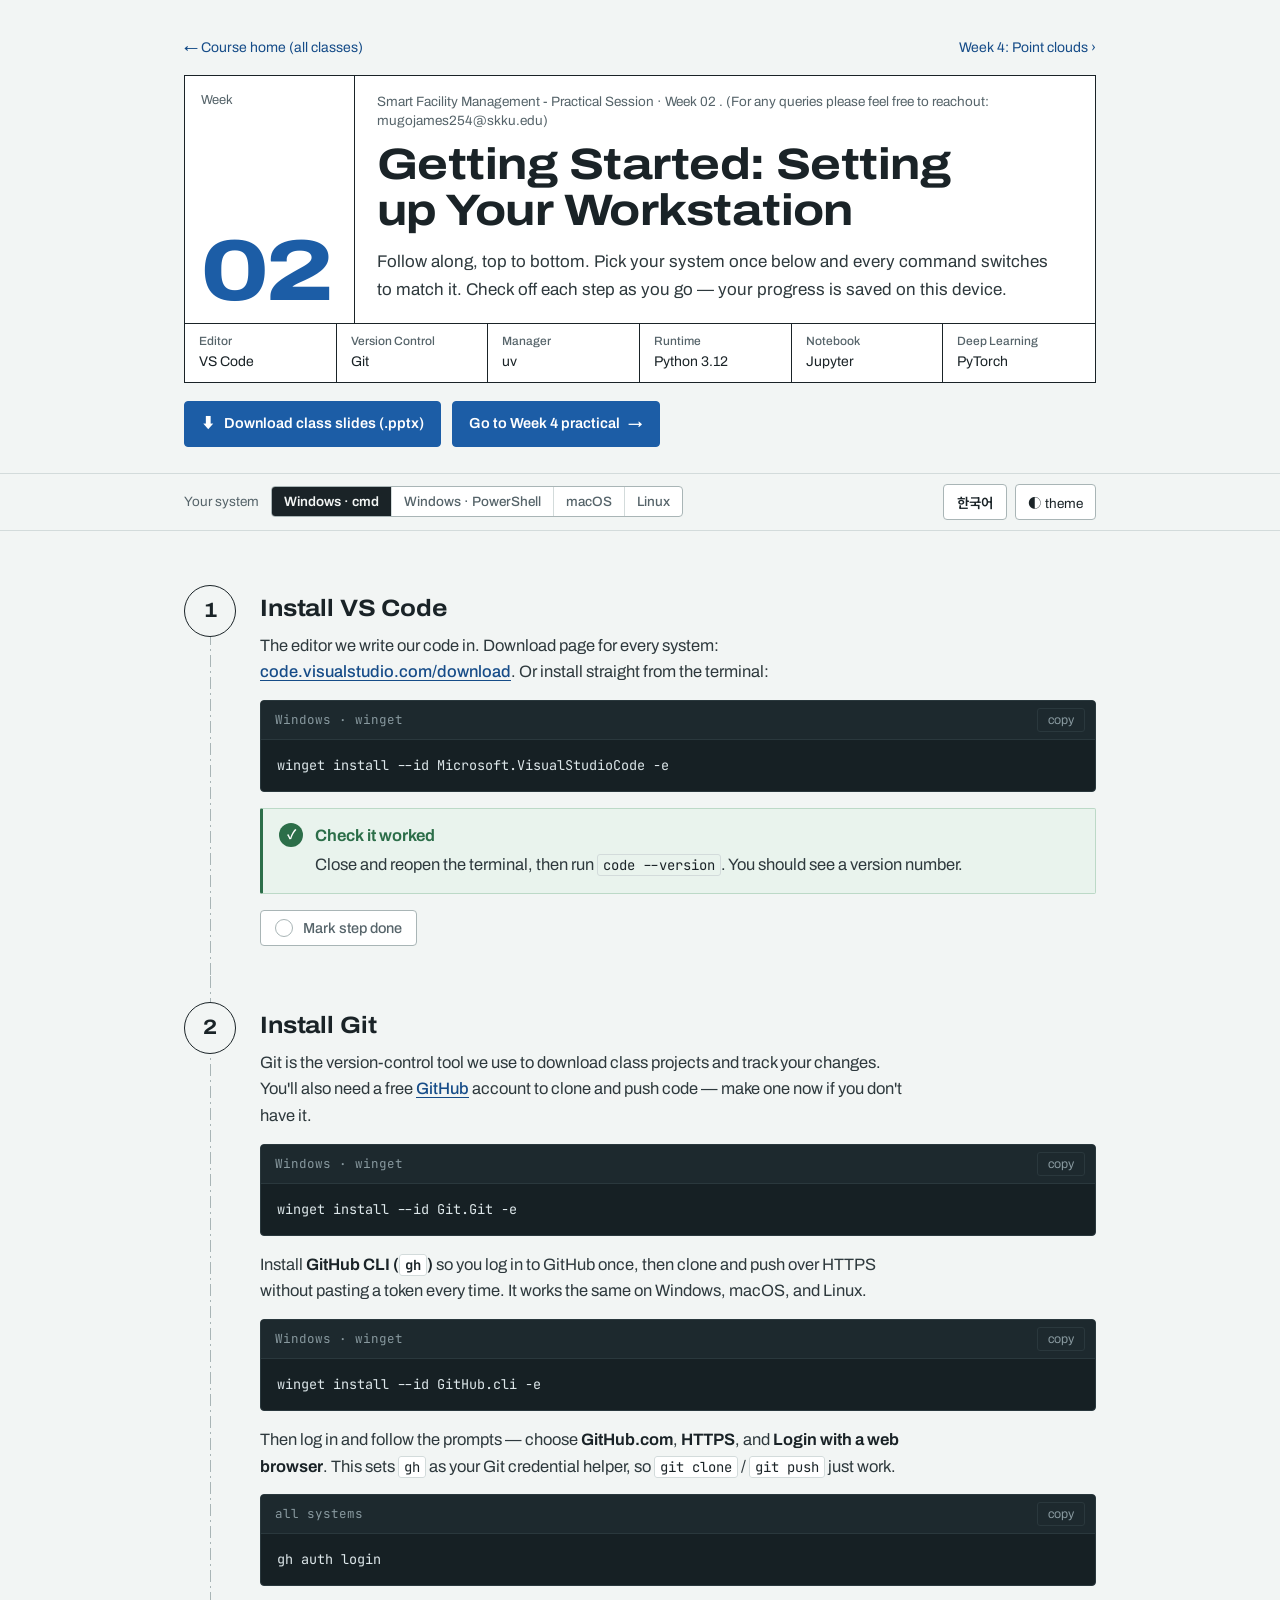
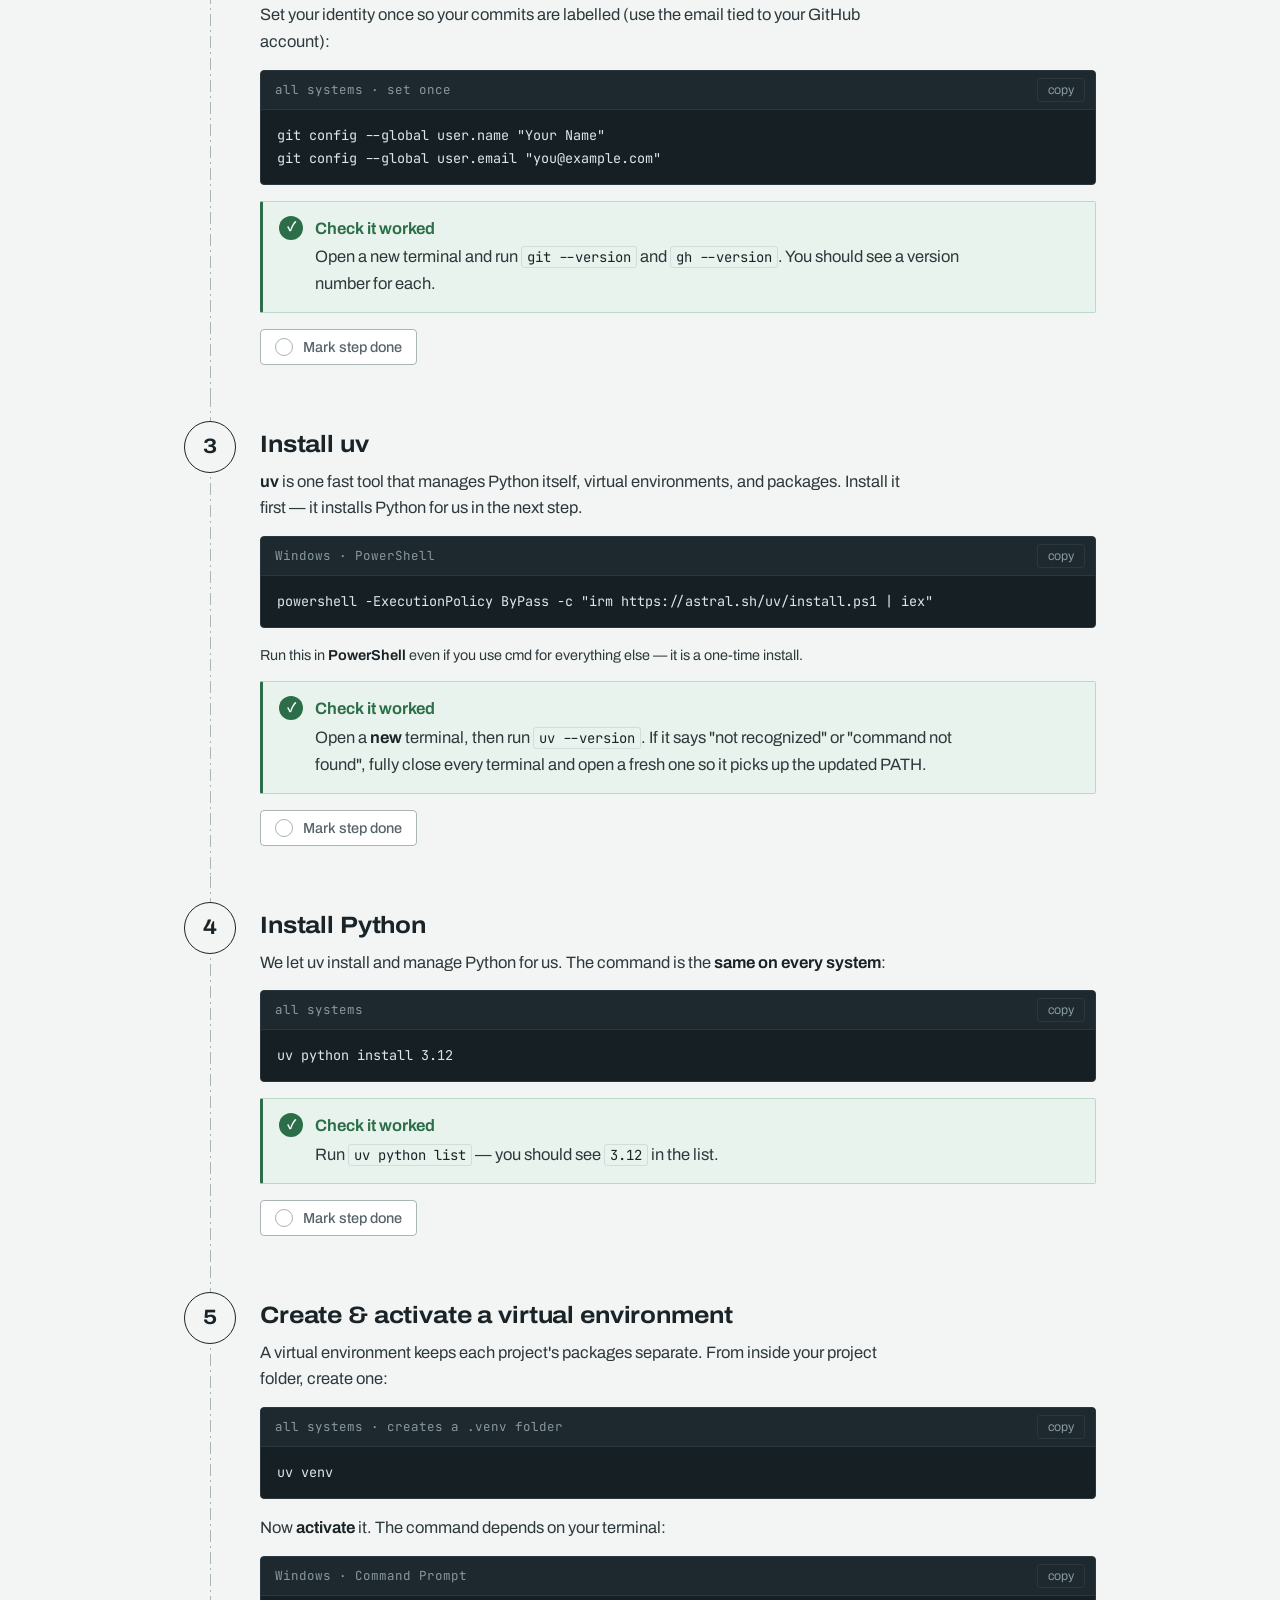
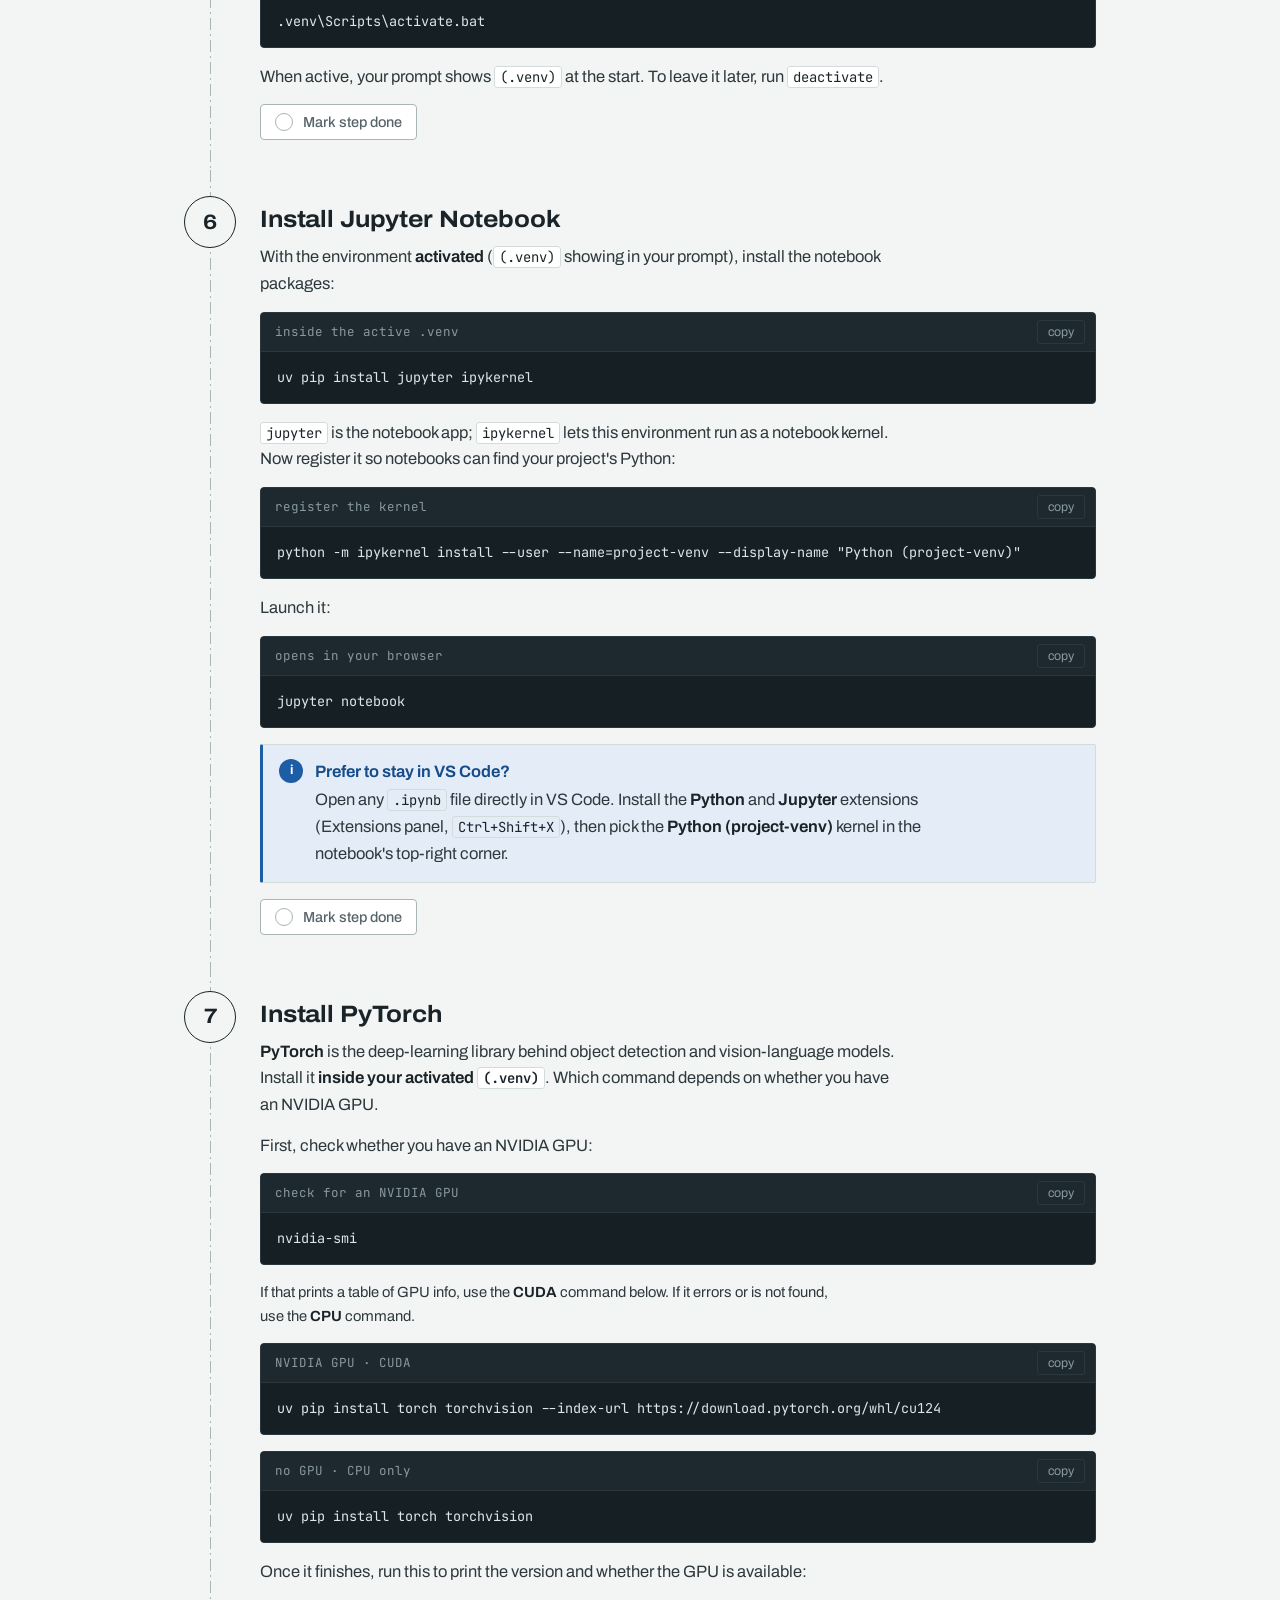
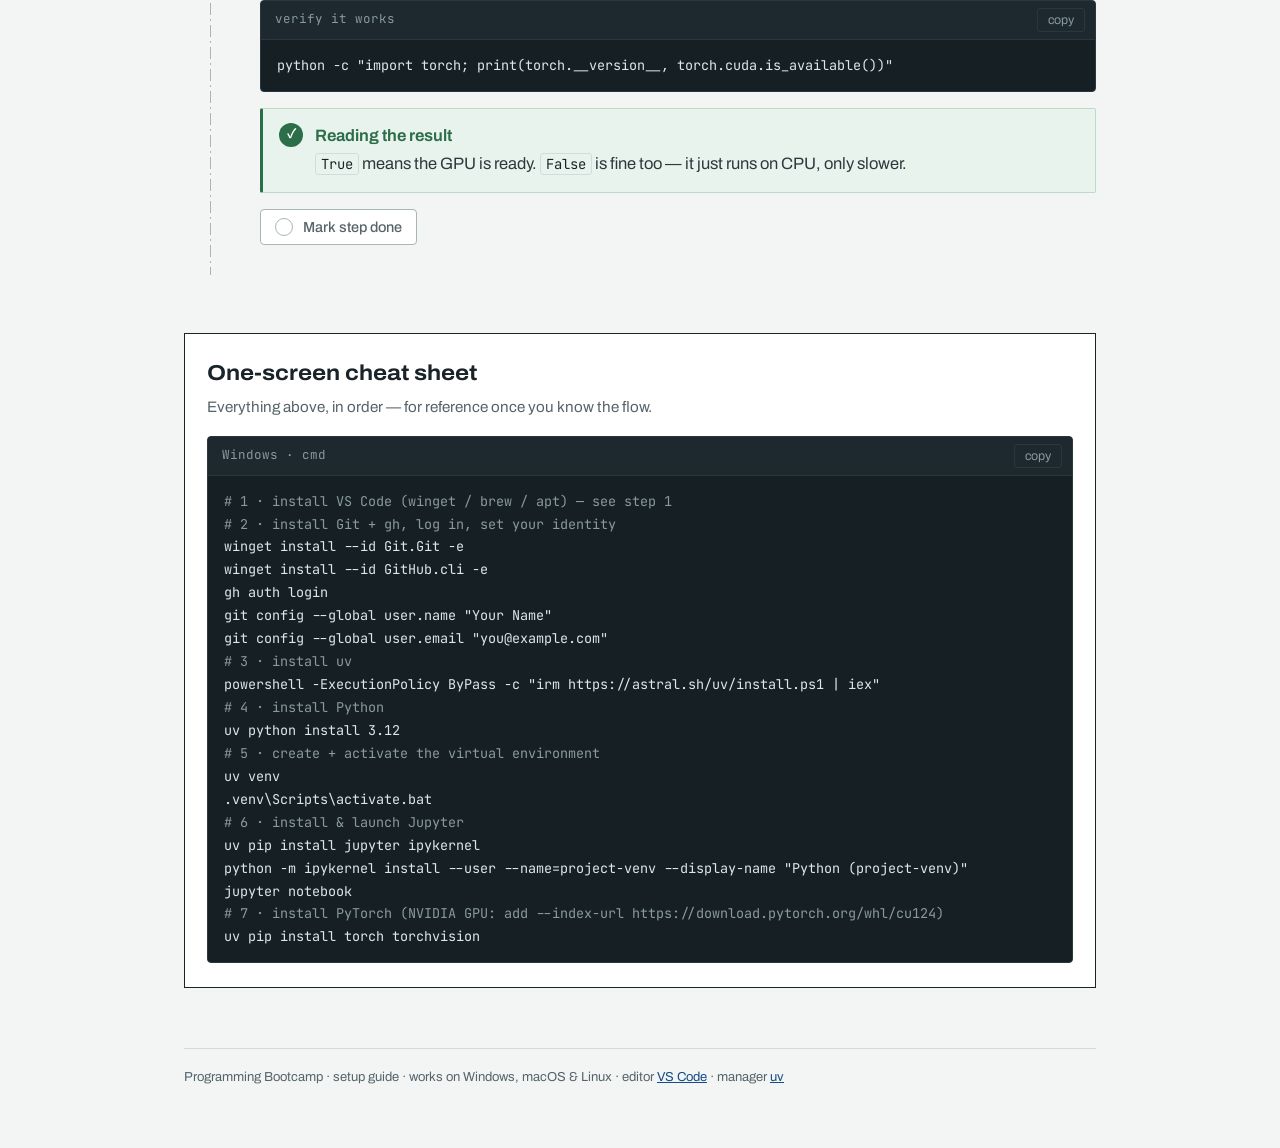
<file: setup.html>
<!doctype html>
<html lang="en">
<head>
<meta charset="utf-8">
<meta name="viewport" content="width=device-width, initial-scale=1">
<title>Dev Setup Lab</title>
<meta name="description" content="Follow-along install guide: VS Code, Git, uv, Python, virtual environments, Jupyter and PyTorch — for Windows, macOS and Linux.">
<link rel="stylesheet" href="assets/course.css">
</head>
<body>
<div class="progress-bar"><div class="progress-fill" id="pfill"></div></div>

<div class="wrap">
  <header>
    <nav class="course-nav" aria-label="Course navigation">
      <a href="index.html" class="i18n" data-ko='← 강의 홈 (전체 목차)'>← Course home (all classes)</a>
      <span class="pn">
      <a href="week04.html" class="i18n" data-ko='4주차: 포인트 클라우드 ›'>Week 4: Point clouds ›</a>
      </span>
    </nav>
    <div class="tb">
    <div class="tb-main">
      <div class="tb-sheet"><span class="tb-sheet-label i18n" data-ko='주차'>Week</span><span class="tb-sheet-no">02</span></div>
      <div class="tb-title">
        <p class="eyebrow i18n" data-ko='스마트 시설 관리 - 실습 세션 · 2주차'>Smart Facility Management - Practical Session · Week 02 . (For any queries please feel free to reachout: mugojames254@skku.edu)</p>
        <h1 class="i18n" data-ko='시작하기: 작업 환경 설정하기'>Getting Started: Setting up Your Workstation</h1>
        <p class="lede i18n" data-ko='위에서 아래로 순서대로 따라오세요. 아래에서 사용하는 운영체제를 한 번 선택하면 모든 명령어가 그에 맞게 바뀝니다. 각 단계를 마칠 때마다 체크하세요 — 진행 상황은 이 기기에 저장됩니다.'>Follow along, top to bottom. Pick your system once below and every command switches to match it. Check off each step as you go — your progress is saved on this device.</p>
      </div>
    </div>
    <div class="meta">
      <span class="i18n" data-ko='<b>에디터</b> VS Code'><b>Editor</b> VS Code</span>
      <span class="i18n" data-ko='<b>버전 관리</b> Git'><b>Version Control</b> Git</span>
      <span class="i18n" data-ko='<b>관리 도구</b> uv'><b>Manager</b> uv</span>
      <span class="i18n" data-ko='<b>런타임</b> Python 3.12'><b>Runtime</b> Python 3.12</span>
      <span class="i18n" data-ko='<b>노트북</b> Jupyter'><b>Notebook</b> Jupyter</span>
      <span class="i18n" data-ko='<b>딥러닝</b> PyTorch'><b>Deep Learning</b> PyTorch</span>
    </div>
    </div>
    <a class="slides-btn" href="smart_facility_setup.pptx" download>
      <span aria-hidden="true">⬇</span>
      <span class="i18n" data-ko='수업 자료 슬라이드 내려받기 (.pptx)'>Download class slides (.pptx)</span>
    </a>
    <a class="slides-btn" href="week04.html" style="margin-left:8px">
      <span class="i18n" data-ko='4주차 실습으로 이동'>Go to Week 4 practical</span>
      <span aria-hidden="true">→</span>
    </a>
  </header>
</div>

<div class="controls">
  <div class="wrap controls-inner">
    <div style="display:flex;align-items:center;gap:12px;flex-wrap:wrap">
      <span class="os-label i18n" data-ko='사용 중인 시스템'>Your system</span>
      <div class="seg" role="group" aria-label="Choose your operating system">
        <button data-set="win-cmd" aria-pressed="true">Windows · cmd</button>
        <button data-set="win-ps" aria-pressed="false">Windows · PowerShell</button>
        <button data-set="mac" aria-pressed="false">macOS</button>
        <button data-set="linux" aria-pressed="false">Linux</button>
      </div>
    </div>
    <div class="util">
      <button class="lang-toggle" id="langBtn" aria-label="Switch language">한국어</button>
      <button class="theme-toggle" id="themeBtn" aria-label="Toggle color theme">◐ theme</button>
    </div>
  </div>
</div>

<div class="wrap">
  <main>

    <!-- STEP 1 : VS CODE -->
    <section class="step" id="s1">
      <div class="stepnum"><div class="dot"><span>1</span></div></div>
      <div class="step-body">
        <h2 class="i18n" data-ko='VS Code 설치'>Install VS Code</h2>
        <p class="i18n" data-ko='코드를 작성하는 에디터입니다. 모든 시스템용 다운로드 페이지: <a class="inline-link" href="https://code.visualstudio.com/download" target="_blank" rel="noopener">code.visualstudio.com/download</a>. 또는 터미널에서 바로 설치할 수 있습니다:'>The editor we write our code in. Download page for every system: <a class="inline-link" href="https://code.visualstudio.com/download" target="_blank" rel="noopener">code.visualstudio.com/download</a>. Or install straight from the terminal:</p>

        <div data-os="win-cmd win-ps" class="osblock">
          <div class="code">
            <div class="code-head"><span class="code-tag">Windows · winget</span><button class="copy">copy</button></div>
            <pre><code>winget install --id Microsoft.VisualStudioCode -e</code></pre>
          </div>
        </div>

        <div data-os="mac" class="osblock">
          <div class="code">
            <div class="code-head"><span class="code-tag">macOS · Homebrew</span><button class="copy">copy</button></div>
            <pre><code>brew install --cask visual-studio-code</code></pre>
          </div>
          <p style="font-size:.9rem" class="i18n" data-ko='아직 Homebrew가 없나요? <a class="inline-link" href="https://brew.sh" target="_blank" rel="noopener">brew.sh</a> 에서 설치하세요.'><span class="cmt"></span>No Homebrew yet? Install it from <a class="inline-link" href="https://brew.sh" target="_blank" rel="noopener">brew.sh</a>.</p>
        </div>

        <div data-os="linux" class="osblock">
          <div class="code">
            <div class="code-head"><span class="code-tag">Linux · Debian / Ubuntu</span><button class="copy">copy</button></div>
<pre><code><span class="cmt"># add Microsoft's package repo, then install</span>
sudo apt update &amp;&amp; sudo apt install -y wget gpg
wget -qO- https://packages.microsoft.com/keys/microsoft.asc | gpg --dearmor &gt; microsoft.gpg
sudo install -D -o root -g root -m 644 microsoft.gpg /usr/share/keyrings/microsoft.gpg
echo "deb [arch=amd64,arm64 signed-by=/usr/share/keyrings/microsoft.gpg] https://packages.microsoft.com/repos/code stable main" | sudo tee /etc/apt/sources.list.d/vscode.list
sudo apt update &amp;&amp; sudo apt install -y code</code></pre>
          </div>
        </div>

        <div class="callout verify">
          <div class="ci">✓</div>
          <div><span class="ct i18n" data-ko='제대로 됐는지 확인'>Check it worked</span>
            <p class="i18n" data-ko='터미널을 닫았다가 다시 연 뒤 <code class="ic">code --version</code> 을 실행하세요. 버전 번호가 표시되어야 합니다.'>Close and reopen the terminal, then run <code class="ic">code --version</code>. You should see a version number.</p>
          </div>
        </div>
        <div class="done-row"><button class="done-btn" data-done="s1"><span class="box"></span><span class="done-label"> Mark step done</span></button></div>
      </div>
    </section>

    <!-- STEP 2 : GIT -->
    <section class="step" id="s2">
      <div class="stepnum"><div class="dot"><span>2</span></div></div>
      <div class="step-body">
        <h2 class="i18n" data-ko='Git 설치'>Install Git</h2>
        <p class="i18n" data-ko='Git은 수업 프로젝트를 내려받고 변경 사항을 관리하는 버전 관리 도구입니다. 코드를 클론(clone)하고 푸시(push)하려면 무료 <a class="inline-link" href="https://github.com/signup" target="_blank" rel="noopener">GitHub</a> 계정도 필요합니다 — 아직 없다면 지금 하나 만드세요.'>Git is the version-control tool we use to download class projects and track your changes. You'll also need a free <a class="inline-link" href="https://github.com/signup" target="_blank" rel="noopener">GitHub</a> account to clone and push code — make one now if you don't have it.</p>

        <div data-os="win-cmd win-ps" class="osblock">
          <div class="code">
            <div class="code-head"><span class="code-tag">Windows · winget</span><button class="copy">copy</button></div>
            <pre><code>winget install --id Git.Git -e</code></pre>
          </div>
        </div>

        <div data-os="mac" class="osblock">
          <div class="code">
            <div class="code-head"><span class="code-tag">macOS · Homebrew</span><button class="copy">copy</button></div>
            <pre><code>brew install git</code></pre>
          </div>
          <p style="font-size:.9rem" class="i18n" data-ko='아직 Homebrew가 없나요? <a class="inline-link" href="https://brew.sh" target="_blank" rel="noopener">brew.sh</a> 에서 설치하세요.'><span class="cmt"></span>No Homebrew yet? Install it from <a class="inline-link" href="https://brew.sh" target="_blank" rel="noopener">brew.sh</a>.</p>
        </div>

        <div data-os="linux" class="osblock">
          <div class="code">
            <div class="code-head"><span class="code-tag">Linux · Debian / Ubuntu</span><button class="copy">copy</button></div>
            <pre><code>sudo apt update &amp;&amp; sudo apt install -y git</code></pre>
          </div>
        </div>

        <p class="i18n" data-ko='<strong>GitHub CLI (<code class="ic">gh</code>)</strong> 를 설치하면 GitHub에 한 번 로그인해 두고, 매번 토큰을 붙여넣지 않아도 HTTPS로 클론/푸시할 수 있습니다. Windows·macOS·Linux 모두 동일하게 동작합니다.'>Install <strong>GitHub CLI (<code class="ic">gh</code>)</strong> so you log in to GitHub once, then clone and push over HTTPS without pasting a token every time. It works the same on Windows, macOS, and Linux.</p>

        <div data-os="win-cmd win-ps" class="osblock">
          <div class="code">
            <div class="code-head"><span class="code-tag">Windows · winget</span><button class="copy">copy</button></div>
            <pre><code>winget install --id GitHub.cli -e</code></pre>
          </div>
        </div>

        <div data-os="mac" class="osblock">
          <div class="code">
            <div class="code-head"><span class="code-tag">macOS · Homebrew</span><button class="copy">copy</button></div>
            <pre><code>brew install gh</code></pre>
          </div>
        </div>

        <div data-os="linux" class="osblock">
          <div class="code">
            <div class="code-head"><span class="code-tag">Linux · Debian / Ubuntu</span><button class="copy">copy</button></div>
            <pre><code>sudo apt update &amp;&amp; sudo apt install -y gh</code></pre>
          </div>
        </div>

        <p class="i18n" data-ko='그런 다음 로그인하고 안내에 따르세요 — <strong>GitHub.com</strong>, <strong>HTTPS</strong>, <strong>웹 브라우저로 로그인</strong> 을 선택하세요. 이렇게 하면 <code class="ic">gh</code> 가 Git 자격 증명 도우미로 설정되어 <code class="ic">git clone</code> / <code class="ic">git push</code> 가 바로 동작합니다.'>Then log in and follow the prompts — choose <strong>GitHub.com</strong>, <strong>HTTPS</strong>, and <strong>Login with a web browser</strong>. This sets <code class="ic">gh</code> as your Git credential helper, so <code class="ic">git clone</code> / <code class="ic">git push</code> just work.</p>
        <div class="code">
          <div class="code-head"><span class="code-tag i18n" data-ko='모든 시스템'>all systems</span><button class="copy">copy</button></div>
          <pre><code>gh auth login</code></pre>
        </div>

        <p class="i18n" data-ko='커밋에 이름이 표시되도록 신원을 한 번 설정하세요 (GitHub 계정에 연결된 이메일 사용):'>Set your identity once so your commits are labelled (use the email tied to your GitHub account):</p>
        <div class="code">
          <div class="code-head"><span class="code-tag i18n" data-ko='모든 시스템 · 한 번만 설정'>all systems · set once</span><button class="copy">copy</button></div>
<pre><code>git config --global user.name "Your Name"
git config --global user.email "you@example.com"</code></pre>
        </div>

        <div class="callout verify">
          <div class="ci">✓</div>
          <div><span class="ct i18n" data-ko='제대로 됐는지 확인'>Check it worked</span>
            <p class="i18n" data-ko='새 터미널에서 <code class="ic">git --version</code> 과 <code class="ic">gh --version</code> 을 실행하세요. 두 버전 번호가 모두 보여야 합니다.'>Open a new terminal and run <code class="ic">git --version</code> and <code class="ic">gh --version</code>. You should see a version number for each.</p>
          </div>
        </div>
        <div class="done-row"><button class="done-btn" data-done="s2"><span class="box"></span><span class="done-label"> Mark step done</span></button></div>
      </div>
    </section>

    <!-- STEP 3 : UV -->
    <section class="step" id="s3">
      <div class="stepnum"><div class="dot"><span>3</span></div></div>
      <div class="step-body">
        <h2 class="i18n" data-ko='uv 설치'>Install uv</h2>
        <p class="i18n" data-ko='<strong>uv</strong> 는 Python 자체, 가상 환경, 패키지를 하나로 관리하는 빠른 도구입니다. 먼저 설치하세요 — 다음 단계에서 uv가 Python을 설치해 줍니다.'><strong>uv</strong> is one fast tool that manages Python itself, virtual environments, and packages. Install it first — it installs Python for us in the next step.</p>

        <div data-os="win-cmd win-ps" class="osblock">
          <div class="code">
            <div class="code-head"><span class="code-tag">Windows · PowerShell</span><button class="copy">copy</button></div>
            <pre><code>powershell -ExecutionPolicy ByPass -c "irm https://astral.sh/uv/install.ps1 | iex"</code></pre>
          </div>
          <p style="font-size:.9rem" class="i18n" data-ko='평소에 cmd를 쓰더라도 이 명령은 <strong>PowerShell</strong> 에서 실행하세요 — 한 번만 설치하면 됩니다.'>Run this in <strong>PowerShell</strong> even if you use cmd for everything else — it is a one-time install.</p>
        </div>

        <div data-os="mac linux" class="osblock">
          <div class="code">
            <div class="code-head"><span class="code-tag">macOS / Linux</span><button class="copy">copy</button></div>
            <pre><code>curl -LsSf https://astral.sh/uv/install.sh | sh</code></pre>
          </div>
        </div>

        <div class="callout verify">
          <div class="ci">✓</div>
          <div><span class="ct i18n" data-ko='제대로 됐는지 확인'>Check it worked</span>
            <p class="i18n" data-ko='<strong>새</strong> 터미널을 열고 <code class="ic">uv --version</code> 을 실행하세요. &quot;not recognized&quot; 또는 &quot;command not found&quot; 라고 나오면, 모든 터미널을 완전히 닫고 새로 열어 갱신된 PATH가 적용되도록 하세요.'>Open a <strong>new</strong> terminal, then run <code class="ic">uv --version</code>. If it says "not recognized" or "command not found", fully close every terminal and open a fresh one so it picks up the updated PATH.</p>
          </div>
        </div>
        <div class="done-row"><button class="done-btn" data-done="s3"><span class="box"></span><span class="done-label"> Mark step done</span></button></div>
      </div>
    </section>

    <!-- STEP 4 : PYTHON -->
    <section class="step" id="s4">
      <div class="stepnum"><div class="dot"><span>4</span></div></div>
      <div class="step-body">
        <h2 class="i18n" data-ko='Python 설치'>Install Python</h2>
        <p class="i18n" data-ko='uv가 Python을 설치하고 관리하도록 맡깁니다. 명령어는 <strong>모든 시스템에서 동일</strong>합니다:'>We let uv install and manage Python for us. The command is the <strong>same on every system</strong>:</p>
        <div class="code">
          <div class="code-head"><span class="code-tag i18n" data-ko='모든 시스템'>all systems</span><button class="copy">copy</button></div>
          <pre><code>uv python install 3.12</code></pre>
        </div>
        <div class="callout verify">
          <div class="ci">✓</div>
          <div><span class="ct i18n" data-ko='제대로 됐는지 확인'>Check it worked</span>
            <p class="i18n" data-ko='<code class="ic">uv python list</code> 를 실행하면 목록에 <code class="ic">3.12</code> 가 보여야 합니다.'>Run <code class="ic">uv python list</code> — you should see <code class="ic">3.12</code> in the list.</p>
          </div>
        </div>
        <div class="done-row"><button class="done-btn" data-done="s4"><span class="box"></span><span class="done-label"> Mark step done</span></button></div>
      </div>
    </section>

    <!-- STEP 5 : VENV -->
    <section class="step" id="s5">
      <div class="stepnum"><div class="dot"><span>5</span></div></div>
      <div class="step-body">
        <h2 class="i18n" data-ko='가상 환경 만들기 &amp; 활성화'>Create &amp; activate a virtual environment</h2>
        <p class="i18n" data-ko='가상 환경은 프로젝트마다 패키지를 서로 분리해 둡니다. 프로젝트 폴더 안에서 하나 만드세요:'>A virtual environment keeps each project's packages separate. From inside your project folder, create one:</p>
        <div class="code">
          <div class="code-head"><span class="code-tag i18n" data-ko='모든 시스템 · .venv 폴더 생성'>all systems · creates a .venv folder</span><button class="copy">copy</button></div>
          <pre><code>uv venv</code></pre>
        </div>

        <p class="i18n" data-ko='이제 <strong>활성화</strong>하세요. 명령어는 사용하는 터미널에 따라 다릅니다:'>Now <strong>activate</strong> it. The command depends on your terminal:</p>

        <div data-os="win-cmd" class="osblock">
          <div class="code">
            <div class="code-head"><span class="code-tag">Windows · Command Prompt</span><button class="copy">copy</button></div>
            <pre><code>.venv\Scripts\activate.bat</code></pre>
          </div>
        </div>
        <div data-os="win-ps" class="osblock">
          <div class="code">
            <div class="code-head"><span class="code-tag">Windows · PowerShell</span><button class="copy">copy</button></div>
            <pre><code>.venv\Scripts\Activate.ps1</code></pre>
          </div>
        </div>
        <div data-os="mac linux" class="osblock">
          <div class="code">
            <div class="code-head"><span class="code-tag">macOS / Linux</span><button class="copy">copy</button></div>
            <pre><code>source .venv/bin/activate</code></pre>
          </div>
        </div>

        <p class="i18n" data-ko='활성화되면 프롬프트 앞에 <code class="ic">(.venv)</code> 가 표시됩니다. 나중에 빠져나오려면 <code class="ic">deactivate</code> 를 실행하세요.'>When active, your prompt shows <code class="ic">(.venv)</code> at the start. To leave it later, run <code class="ic">deactivate</code>.</p>

        <div data-os="win-ps" class="osblock">
          <div class="callout warn">
            <div class="ci">!</div>
            <div>
              <span class="ct i18n" data-ko='PowerShell이 활성화 스크립트를 막나요?'>PowerShell blocks the activation script?</span>
              <p class="i18n" data-ko='<code class="ic">Activate.ps1</code> 실행 시 <em>&quot;…cannot be loaded because running scripts is disabled on this system&quot;</em> 오류가 나면, PowerShell이 <code class="ic">.ps1</code> 스크립트를 막고 있는 것입니다. 사용자 계정에 서명된 로컬 스크립트를 허용하세요 — <strong>한 번만 실행</strong>:'>If <code class="ic">Activate.ps1</code> errors with <em>"…cannot be loaded because running scripts is disabled on this system"</em>, PowerShell is blocking the <code class="ic">.ps1</code> script. Allow signed local scripts for your user — <strong>run once</strong>:</p>
              <div class="code" style="margin-top:4px">
                <div class="code-head"><span class="code-tag i18n" data-ko='PowerShell · 한 번만 실행'>PowerShell · run once</span><button class="copy">copy</button></div>
                <pre><code>Set-ExecutionPolicy -ExecutionPolicy RemoteSigned -Scope CurrentUser</code></pre>
              </div>
              <p class="i18n" data-ko='메시지가 나오면 <code class="ic">Y</code> 를 입력한 뒤 활성화 명령을 다시 실행하세요. 설정을 바꾸고 싶지 않다면 <strong>명령 프롬프트(cmd)</strong> 를 사용하세요 — <code class="ic">activate.bat</code> 은 이 설정의 영향을 받지 않습니다.'>Answer <code class="ic">Y</code> if prompted, then run the activation command again. Prefer not to change it? Use <strong>Command Prompt</strong> instead — <code class="ic">activate.bat</code> is not affected by this setting.</p>
            </div>
          </div>
        </div>

        <div class="done-row"><button class="done-btn" data-done="s5"><span class="box"></span><span class="done-label"> Mark step done</span></button></div>
      </div>
    </section>

    <!-- STEP 6 : JUPYTER -->
    <section class="step" id="s6">
      <div class="stepnum"><div class="dot"><span>6</span></div></div>
      <div class="step-body">
        <h2 class="i18n" data-ko='Jupyter Notebook 설치'>Install Jupyter Notebook</h2>
        <p class="i18n" data-ko='환경이 <strong>활성화된 상태</strong> 에서 (프롬프트에 <code class="ic">(.venv)</code> 표시), 노트북 패키지를 설치하세요:'>With the environment <strong>activated</strong> (<code class="ic">(.venv)</code> showing in your prompt), install the notebook packages:</p>
        <div class="code">
          <div class="code-head"><span class="code-tag i18n" data-ko='활성화된 .venv 안에서'>inside the active .venv</span><button class="copy">copy</button></div>
          <pre><code>uv pip install jupyter ipykernel</code></pre>
        </div>
        <p class="i18n" data-ko='<code class="ic">jupyter</code> 는 노트북 앱이고, <code class="ic">ipykernel</code> 은 이 환경을 노트북 커널로 쓸 수 있게 해줍니다. 이제 노트북이 프로젝트의 Python을 찾을 수 있도록 등록하세요:'><code class="ic">jupyter</code> is the notebook app; <code class="ic">ipykernel</code> lets this environment run as a notebook kernel. Now register it so notebooks can find your project's Python:</p>
        <div class="code">
          <div class="code-head"><span class="code-tag i18n" data-ko='커널 등록'>register the kernel</span><button class="copy">copy</button></div>
          <pre><code>python -m ipykernel install --user --name=project-venv --display-name "Python (project-venv)"</code></pre>
        </div>
        <p class="i18n" data-ko='실행하세요:'>Launch it:</p>
        <div class="code">
          <div class="code-head"><span class="code-tag i18n" data-ko='브라우저에서 열립니다'>opens in your browser</span><button class="copy">copy</button></div>
          <pre><code>jupyter notebook</code></pre>
        </div>

        <div class="callout tip">
          <div class="ci">i</div>
          <div><span class="ct i18n" data-ko='VS Code 안에서 작업하고 싶나요?'>Prefer to stay in VS Code?</span>
            <p class="i18n" data-ko='<code class="ic">.ipynb</code> 파일을 VS Code에서 바로 열 수 있습니다. <strong>Python</strong> 과 <strong>Jupyter</strong> 확장을 설치하고 (확장 패널, <code class="ic">Ctrl+Shift+X</code>), 노트북 오른쪽 위에서 <strong>Python (project-venv)</strong> 커널을 선택하세요.'>Open any <code class="ic">.ipynb</code> file directly in VS Code. Install the <strong>Python</strong> and <strong>Jupyter</strong> extensions (Extensions panel, <code class="ic">Ctrl+Shift+X</code>), then pick the <strong>Python (project-venv)</strong> kernel in the notebook's top-right corner.</p>
          </div>
        </div>
        <div class="done-row"><button class="done-btn" data-done="s6"><span class="box"></span><span class="done-label"> Mark step done</span></button></div>
      </div>
    </section>

    <!-- STEP 7 : PYTORCH -->
    <section class="step" id="s7">
      <div class="stepnum"><div class="dot"><span>7</span></div></div>
      <div class="step-body">
        <h2 class="i18n" data-ko='PyTorch 설치'>Install PyTorch</h2>
        <p class="i18n" data-ko='<strong>PyTorch</strong> 는 객체 탐지와 비전-언어 모델(VLM)의 기반이 되는 딥러닝 라이브러리입니다. <strong>활성화된 <code class="ic">(.venv)</code> 안에서</strong> 설치하세요. 명령어는 NVIDIA GPU 유무에 따라 다릅니다.'><strong>PyTorch</strong> is the deep-learning library behind object detection and vision-language models. Install it <strong>inside your activated <code class="ic">(.venv)</code></strong>. Which command depends on whether you have an NVIDIA GPU.</p>

        <div data-os="win-cmd win-ps linux" class="osblock">
          <p class="i18n" data-ko='먼저 NVIDIA GPU가 있는지 확인하세요:'>First, check whether you have an NVIDIA GPU:</p>
          <div class="code">
            <div class="code-head"><span class="code-tag i18n" data-ko='NVIDIA GPU 확인'>check for an NVIDIA GPU</span><button class="copy">copy</button></div>
            <pre><code>nvidia-smi</code></pre>
          </div>
          <p style="font-size:.92rem" class="i18n" data-ko='GPU 정보 표가 출력되면 아래 <strong>CUDA</strong> 명령을 사용하세요. 오류가 나거나 명령을 찾을 수 없으면 <strong>CPU</strong> 명령을 사용하세요.'>If that prints a table of GPU info, use the <strong>CUDA</strong> command below. If it errors or is not found, use the <strong>CPU</strong> command.</p>

          <div class="code">
            <div class="code-head"><span class="code-tag i18n" data-ko='NVIDIA GPU (CUDA)'>NVIDIA GPU · CUDA</span><button class="copy">copy</button></div>
            <pre><code>uv pip install torch torchvision --index-url https://download.pytorch.org/whl/cu124</code></pre>
          </div>
          <div class="code">
            <div class="code-head"><span class="code-tag i18n" data-ko='GPU 없음 · CPU 전용'>no GPU · CPU only</span><button class="copy">copy</button></div>
            <pre><code>uv pip install torch torchvision</code></pre>
          </div>
        </div>

        <div data-os="mac" class="osblock">
          <div class="code">
            <div class="code-head"><span class="code-tag i18n" data-ko='macOS · Apple Silicon / Intel'>macOS · Apple Silicon / Intel</span><button class="copy">copy</button></div>
            <pre><code>uv pip install torch torchvision</code></pre>
          </div>
          <p style="font-size:.92rem" class="i18n" data-ko='Apple Silicon GPU는 MPS를 통해 자동으로 사용됩니다 — 추가 명령이 필요 없습니다. (macOS에는 CUDA가 없습니다.)'>Apple Silicon GPUs are used automatically through MPS — no extra command. (There is no CUDA on macOS.)</p>
        </div>

        <p class="i18n" data-ko='설치가 끝나면 다음을 실행해 버전과 GPU 사용 가능 여부를 확인하세요:'>Once it finishes, run this to print the version and whether the GPU is available:</p>
        <div class="code">
          <div class="code-head"><span class="code-tag i18n" data-ko='동작 확인'>verify it works</span><button class="copy">copy</button></div>
          <pre><code>python -c "import torch; print(torch.__version__, torch.cuda.is_available())"</code></pre>
        </div>
        <div class="callout verify">
          <div class="ci">✓</div>
          <div><span class="ct i18n" data-ko='결과 읽는 법'>Reading the result</span>
            <p class="i18n" data-ko='<code class="ic">True</code> 면 GPU 준비 완료입니다. <code class="ic">False</code> 여도 괜찮습니다 — CPU로 실행되며 조금 느릴 뿐입니다.'><code class="ic">True</code> means the GPU is ready. <code class="ic">False</code> is fine too — it just runs on CPU, only slower.</p>
          </div>
        </div>
        <div class="done-row"><button class="done-btn" data-done="s7"><span class="box"></span><span class="done-label"> Mark step done</span></button></div>
      </div>
    </section>

  </main>

  <!-- CHEAT SHEET -->
  <section class="cheat">
    <h2 class="i18n" data-ko='한 화면 요약 (치트 시트)'>One-screen cheat sheet</h2>
    <p class="i18n" data-ko='위 내용을 순서대로 정리했습니다 — 흐름을 익힌 뒤 참고용으로 쓰세요.'>Everything above, in order — for reference once you know the flow.</p>
    <div class="code">
      <div class="code-head"><span class="code-tag" id="cheatTag">Windows · cmd</span><button class="copy">copy</button></div>
      <pre><code id="cheatCode"></code></pre>
    </div>
  </section>

  <footer>
    <span class="i18n" data-ko='프로그래밍 부트캠프 · 설치 가이드 · Windows, macOS &amp; Linux 지원 · 에디터'>Programming Bootcamp · setup guide · works on Windows, macOS &amp; Linux · editor</span>
    <a href="https://code.visualstudio.com" target="_blank" rel="noopener">VS Code</a> ·
    <span class="i18n" data-ko='관리 도구'>manager</span>
    <a href="https://docs.astral.sh/uv/" target="_blank" rel="noopener">uv</a>
  </footer>
</div>

<script>
(function(){
  var KEY_OS="setup.os", KEY_DONE="setup.done", KEY_THEME="setup.theme", KEY_LANG="setup.lang";
  var lang="en";

  /* ---- language strings driven by JS ---- */
  var STR={
    copy:      { en:"copy",           ko:"복사" },
    copied:    { en:"copied ✓",       ko:"복사됨 ✓" },
    markDone:  { en:" Mark step done", ko:" 완료 표시" },
    stepDone:  { en:" Step complete",  ko:" 완료됨" },
    langBtn:   { en:"한국어",          ko:"EN" }
  };
  var CHEAT_CMT={
    en:["# 1 · install VS Code (winget / brew / apt) — see step 1",
        "# 2 · install Git + gh, log in, set your identity",
        "# 3 · install uv",
        "# 4 · install Python",
        "# 5 · create + activate the virtual environment",
        "# 6 · install &amp; launch Jupyter",
        "# 7 · install PyTorch (NVIDIA GPU: add --index-url https://download.pytorch.org/whl/cu124)"],
    ko:["# 1 · VS Code 설치 (winget / brew / apt) — 1단계 참고",
        "# 2 · Git + gh 설치, 로그인, 신원 설정",
        "# 3 · uv 설치",
        "# 4 · Python 설치",
        "# 5 · 가상 환경 생성 + 활성화",
        "# 6 · Jupyter 설치 &amp; 실행",
        "# 7 · PyTorch 설치 (NVIDIA GPU: --index-url https://download.pytorch.org/whl/cu124 추가)"]
  };

  /* ---- i18n: capture English HTML, swap on demand ---- */
  var i18nEls=document.querySelectorAll(".i18n");
  i18nEls.forEach(function(el){ el._en=el.innerHTML; });
  function applyLang(l){
    lang=(l==="ko")?"ko":"en";
    document.documentElement.setAttribute("lang",lang);
    i18nEls.forEach(function(el){
      var ko=el.getAttribute("data-ko");
      el.innerHTML=(lang==="ko"&&ko!=null)?ko:el._en;
    });
    document.querySelectorAll(".copy").forEach(function(b){
      if(!b.classList.contains("copied")) b.textContent=STR.copy[lang];
    });
    document.getElementById("langBtn").textContent=STR.langBtn[lang];
    renderCheat(currentOS);
    refresh();
    try{ localStorage.setItem(KEY_LANG, lang); }catch(e){}
  }

  /* ---- OS switching ---- */
  var currentOS="win-cmd";
  var buttons=document.querySelectorAll(".seg button");
  function applyOS(os){
    currentOS=os;
    document.querySelectorAll("[data-os]").forEach(function(el){
      var list=el.getAttribute("data-os").split(/\s+/);
      el.classList.toggle("os-on", list.indexOf(os)!==-1);
    });
    buttons.forEach(function(b){ b.setAttribute("aria-pressed", b.dataset.set===os?"true":"false"); });
    renderCheat(os);
    try{ localStorage.setItem(KEY_OS, os); }catch(e){}
  }
  buttons.forEach(function(b){ b.addEventListener("click", function(){ applyOS(b.dataset.set); }); });

  /* ---- cheat sheet (per-OS, per-lang) ---- */
  function cheatFor(os){
    var activate = {
      "win-cmd":".venv\\Scripts\\activate.bat",
      "win-ps":".venv\\Scripts\\Activate.ps1",
      "mac":"source .venv/bin/activate",
      "linux":"source .venv/bin/activate"
    }[os];
    var uv = (os==="mac"||os==="linux")
      ? "curl -LsSf https://astral.sh/uv/install.sh | sh"
      : "powershell -ExecutionPolicy ByPass -c \"irm https://astral.sh/uv/install.ps1 | iex\"";
    var git = {
      "win-cmd":"winget install --id Git.Git -e",
      "win-ps":"winget install --id Git.Git -e",
      "mac":"brew install git",
      "linux":"sudo apt update && sudo apt install -y git"
    }[os];
    var gh = {
      "win-cmd":"winget install --id GitHub.cli -e",
      "win-ps":"winget install --id GitHub.cli -e",
      "mac":"brew install gh",
      "linux":"sudo apt update && sudo apt install -y gh"
    }[os];
    var c=CHEAT_CMT[lang], L=[];
    L.push("<span class='cmt'>"+c[0]+"</span>");
    L.push("<span class='cmt'>"+c[1]+"</span>");
    L.push(git);
    L.push(gh);
    L.push("gh auth login");
    L.push("git config --global user.name \"Your Name\"");
    L.push("git config --global user.email \"you@example.com\"");
    L.push("<span class='cmt'>"+c[2]+"</span>");
    L.push(uv);
    L.push("<span class='cmt'>"+c[3]+"</span>");
    L.push("uv python install 3.12");
    L.push("<span class='cmt'>"+c[4]+"</span>");
    L.push("uv venv");
    L.push(activate);
    L.push("<span class='cmt'>"+c[5]+"</span>");
    L.push("uv pip install jupyter ipykernel");
    L.push("python -m ipykernel install --user --name=project-venv --display-name \"Python (project-venv)\"");
    L.push("jupyter notebook");
    L.push("<span class='cmt'>"+c[6]+"</span>");
    L.push("uv pip install torch torchvision");
    return L.join("\n");
  }
  var tagText={ "win-cmd":"Windows · cmd","win-ps":"Windows · PowerShell","mac":"macOS","linux":"Linux" };
  function renderCheat(os){
    document.getElementById("cheatCode").innerHTML=cheatFor(os);
    document.getElementById("cheatTag").textContent=tagText[os];
  }

  /* ---- copy buttons ---- */
  document.addEventListener("click", function(e){
    var btn=e.target.closest(".copy"); if(!btn) return;
    var code=btn.closest(".code").querySelector("pre code");
    var text=code.innerText;
    function ok(){ btn.classList.add("copied"); var o=STR.copy[lang]; btn.textContent=STR.copied[lang];
      setTimeout(function(){ btn.classList.remove("copied"); btn.textContent=o; },1400); }
    if(navigator.clipboard&&navigator.clipboard.writeText){ navigator.clipboard.writeText(text).then(ok,ok); }
    else { try{ var t=document.createElement("textarea"); t.value=text; document.body.appendChild(t);
      t.select(); document.execCommand("copy"); document.body.removeChild(t); ok(); }catch(e){} }
  });

  /* ---- done tracking + progress ---- */
  var steps=["s1","s2","s3","s4","s5","s6","s7"], done={};
  try{ done=JSON.parse(localStorage.getItem(KEY_DONE))||{}; }catch(e){ done={}; }
  function saveDone(){ try{ localStorage.setItem(KEY_DONE, JSON.stringify(done)); }catch(e){} }
  function refresh(){
    var n=0;
    steps.forEach(function(id){
      var el=document.getElementById(id);
      if(done[id]){ el.classList.add("done"); n++; } else { el.classList.remove("done"); }
      var b=el.querySelector(".done-btn .box");
      if(b) b.textContent = done[id] ? "✓" : "";
      var lbl=el.querySelector(".done-btn .done-label");
      if(lbl) lbl.textContent = done[id] ? STR.stepDone[lang] : STR.markDone[lang];
    });
    document.getElementById("pfill").style.width=(n/steps.length*100)+"%";
  }
  document.querySelectorAll(".done-btn").forEach(function(b){
    b.addEventListener("click", function(){ var id=b.dataset.done; done[id]=!done[id]; saveDone(); refresh(); });
  });

  /* ---- theme toggle ---- */
  var root=document.documentElement, tb=document.getElementById("themeBtn");
  try{ var st=localStorage.getItem(KEY_THEME); if(st) root.setAttribute("data-theme",st); }catch(e){}
  tb.addEventListener("click", function(){
    var cur=root.getAttribute("data-theme");
    var mqDark=window.matchMedia&&window.matchMedia("(prefers-color-scheme:dark)").matches;
    var next = cur ? (cur==="dark"?"light":"dark") : (mqDark?"light":"dark");
    root.setAttribute("data-theme",next);
    try{ localStorage.setItem(KEY_THEME,next); }catch(e){}
  });

  /* ---- language toggle ---- */
  document.getElementById("langBtn").addEventListener("click", function(){
    applyLang(lang==="ko"?"en":"ko");
  });

  /* ---- init ---- */
  var savedOS="win-cmd";
  try{ savedOS=localStorage.getItem(KEY_OS)||"win-cmd"; }catch(e){}
  var savedLang="en";
  try{ savedLang=localStorage.getItem(KEY_LANG)||"en"; }catch(e){}
  applyOS(savedOS);
  applyLang(savedLang);
})();
</script>
</body>
</html>
</file>
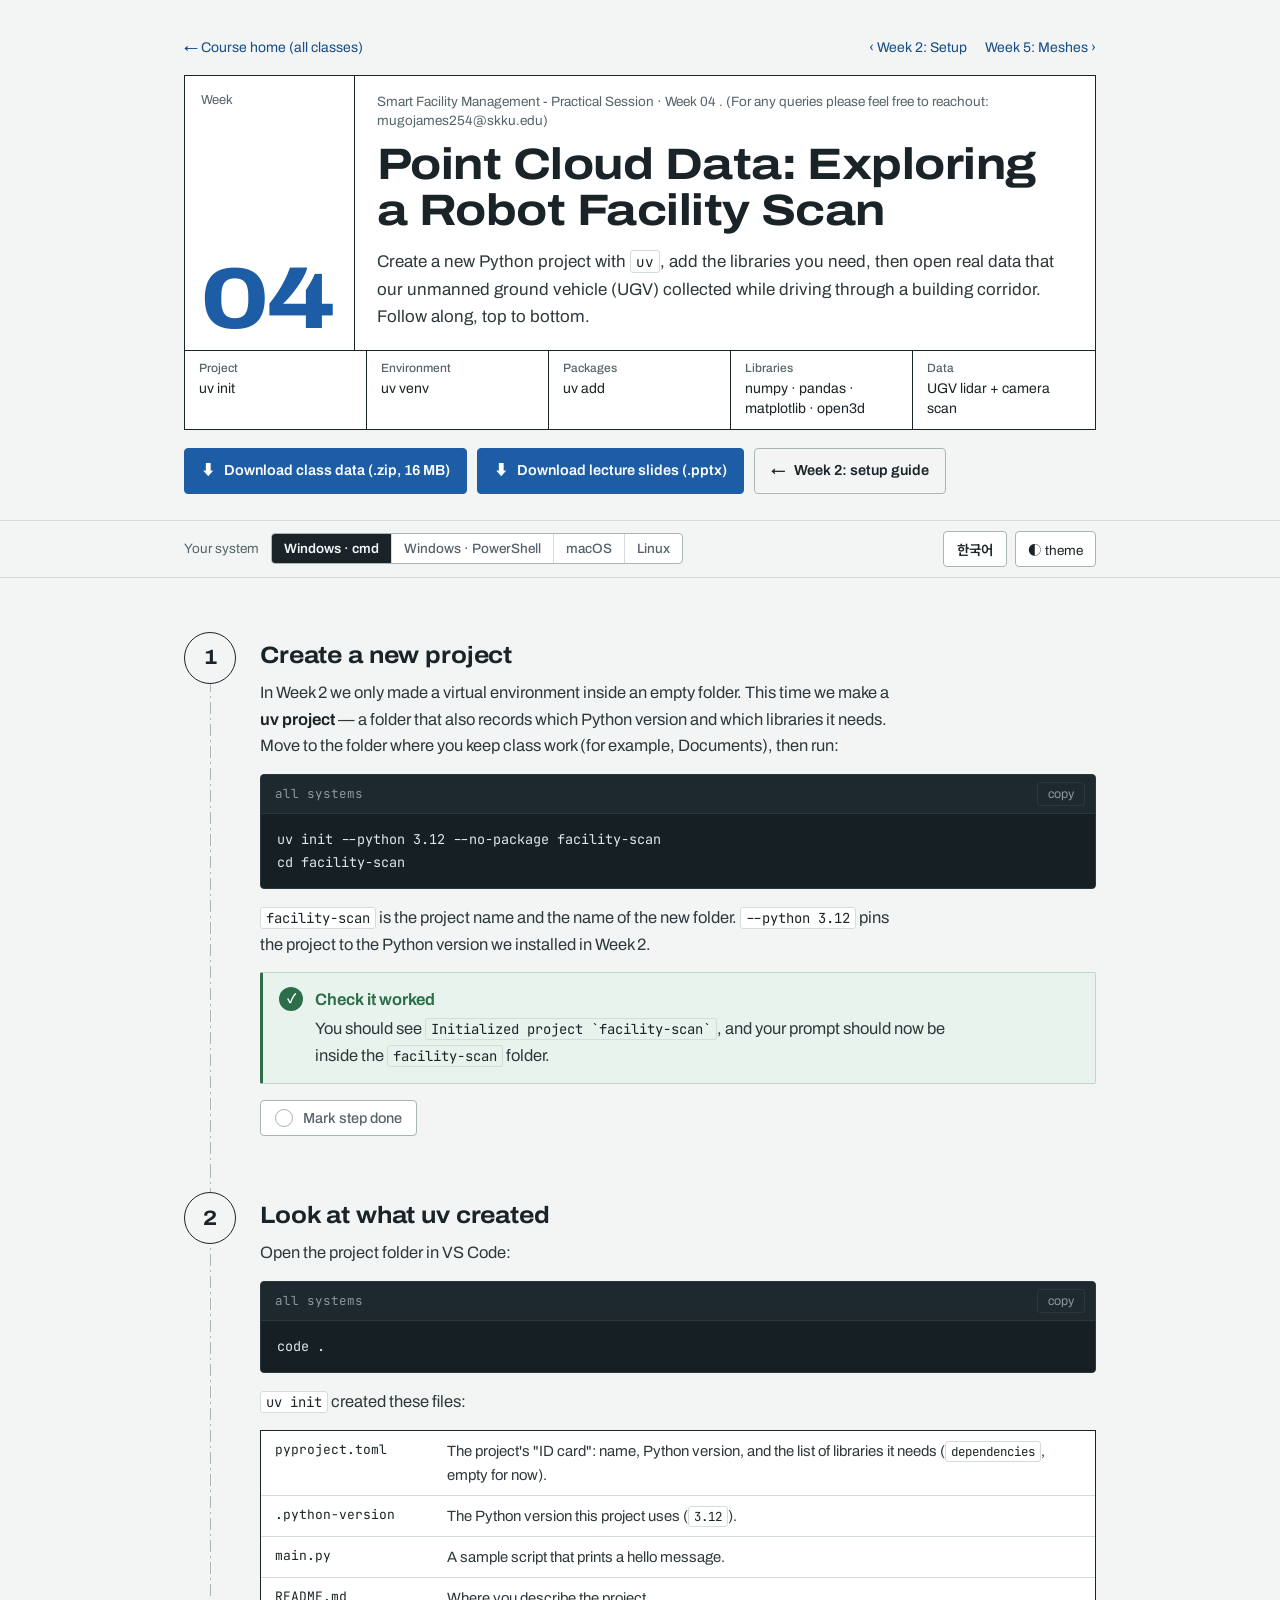
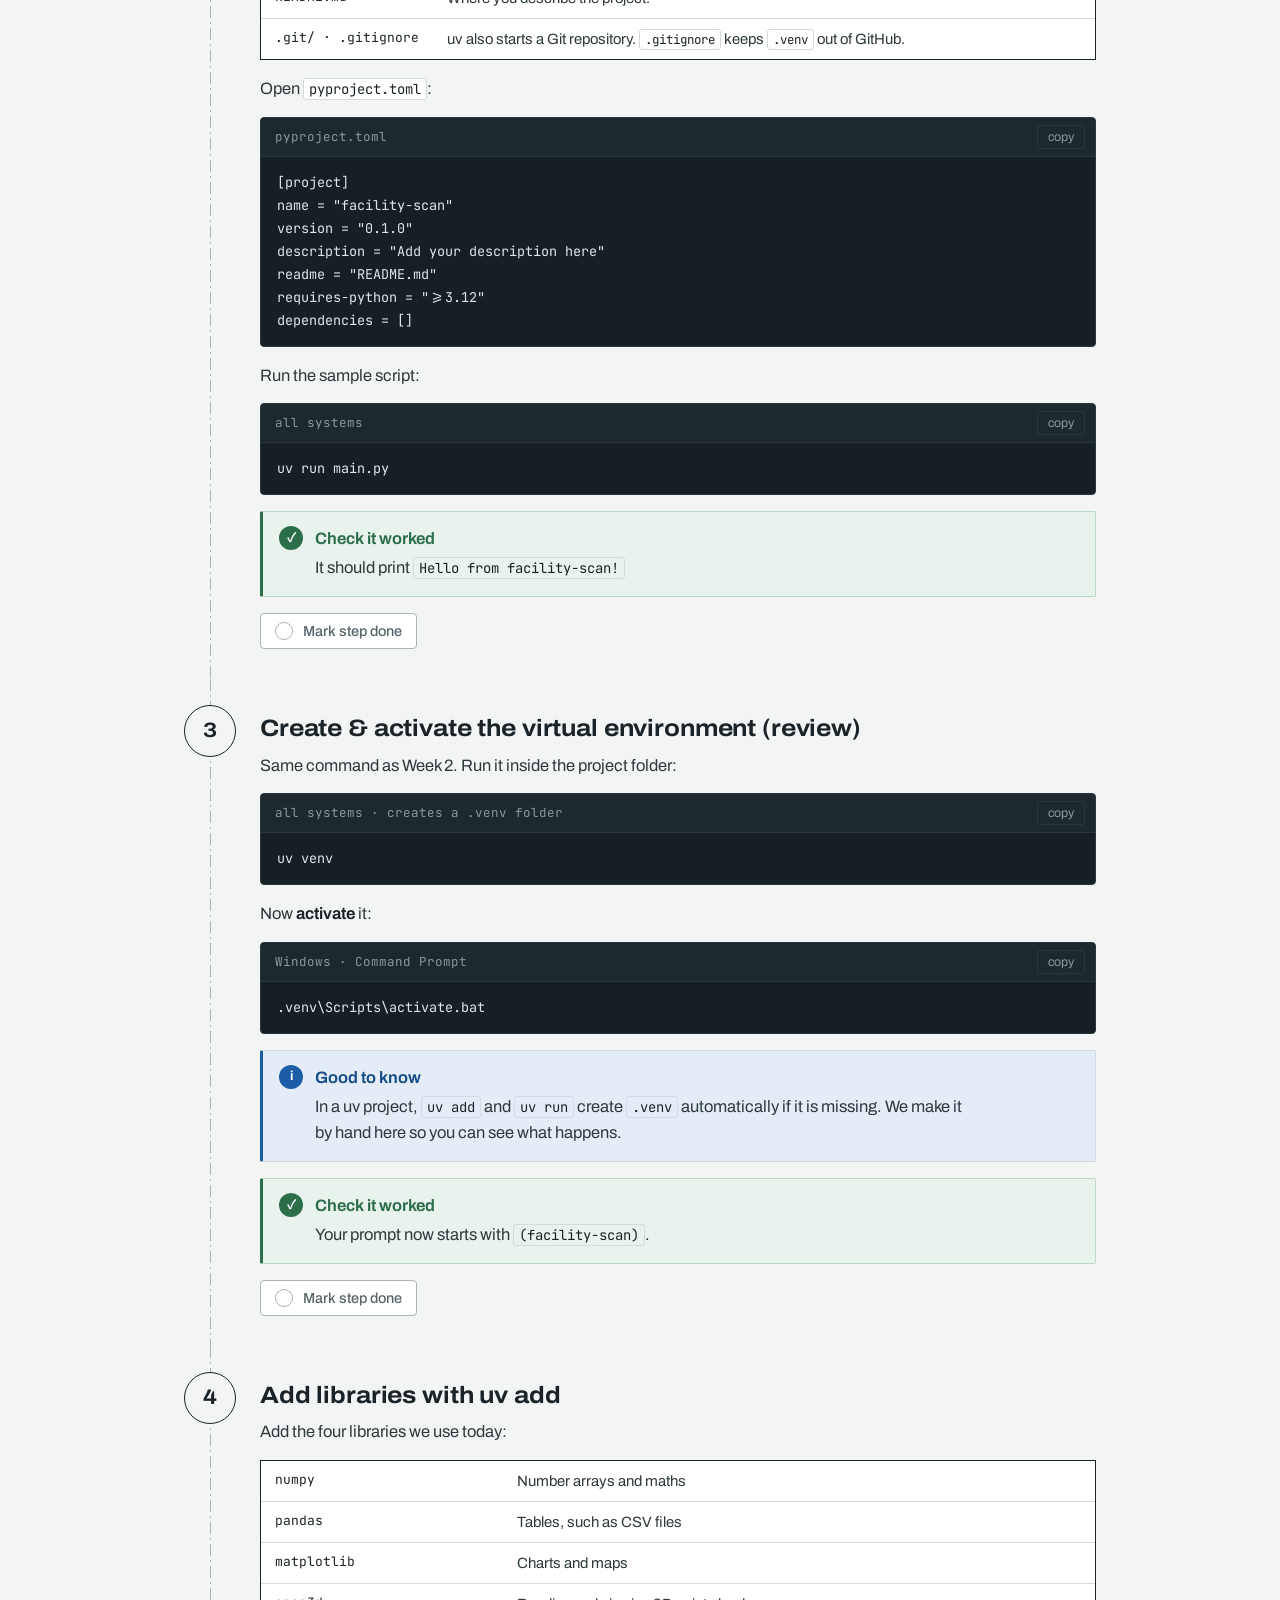
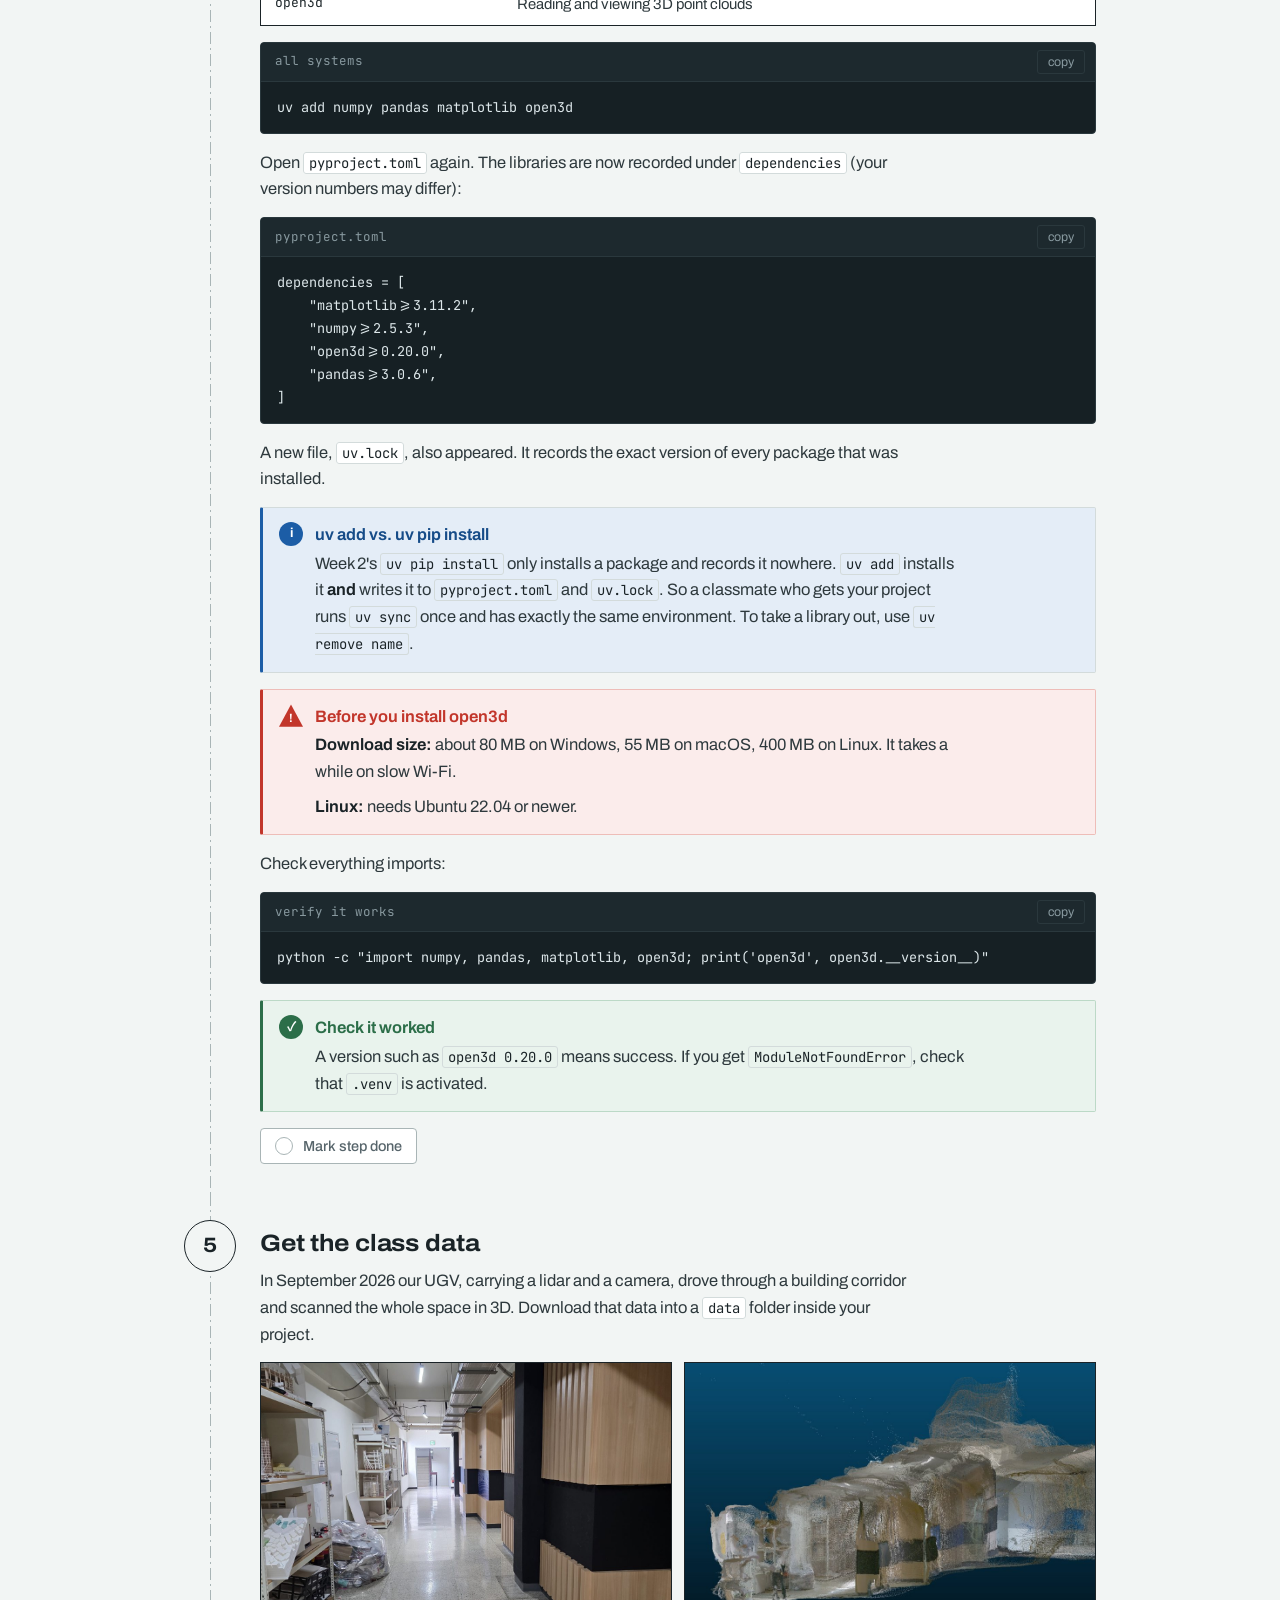
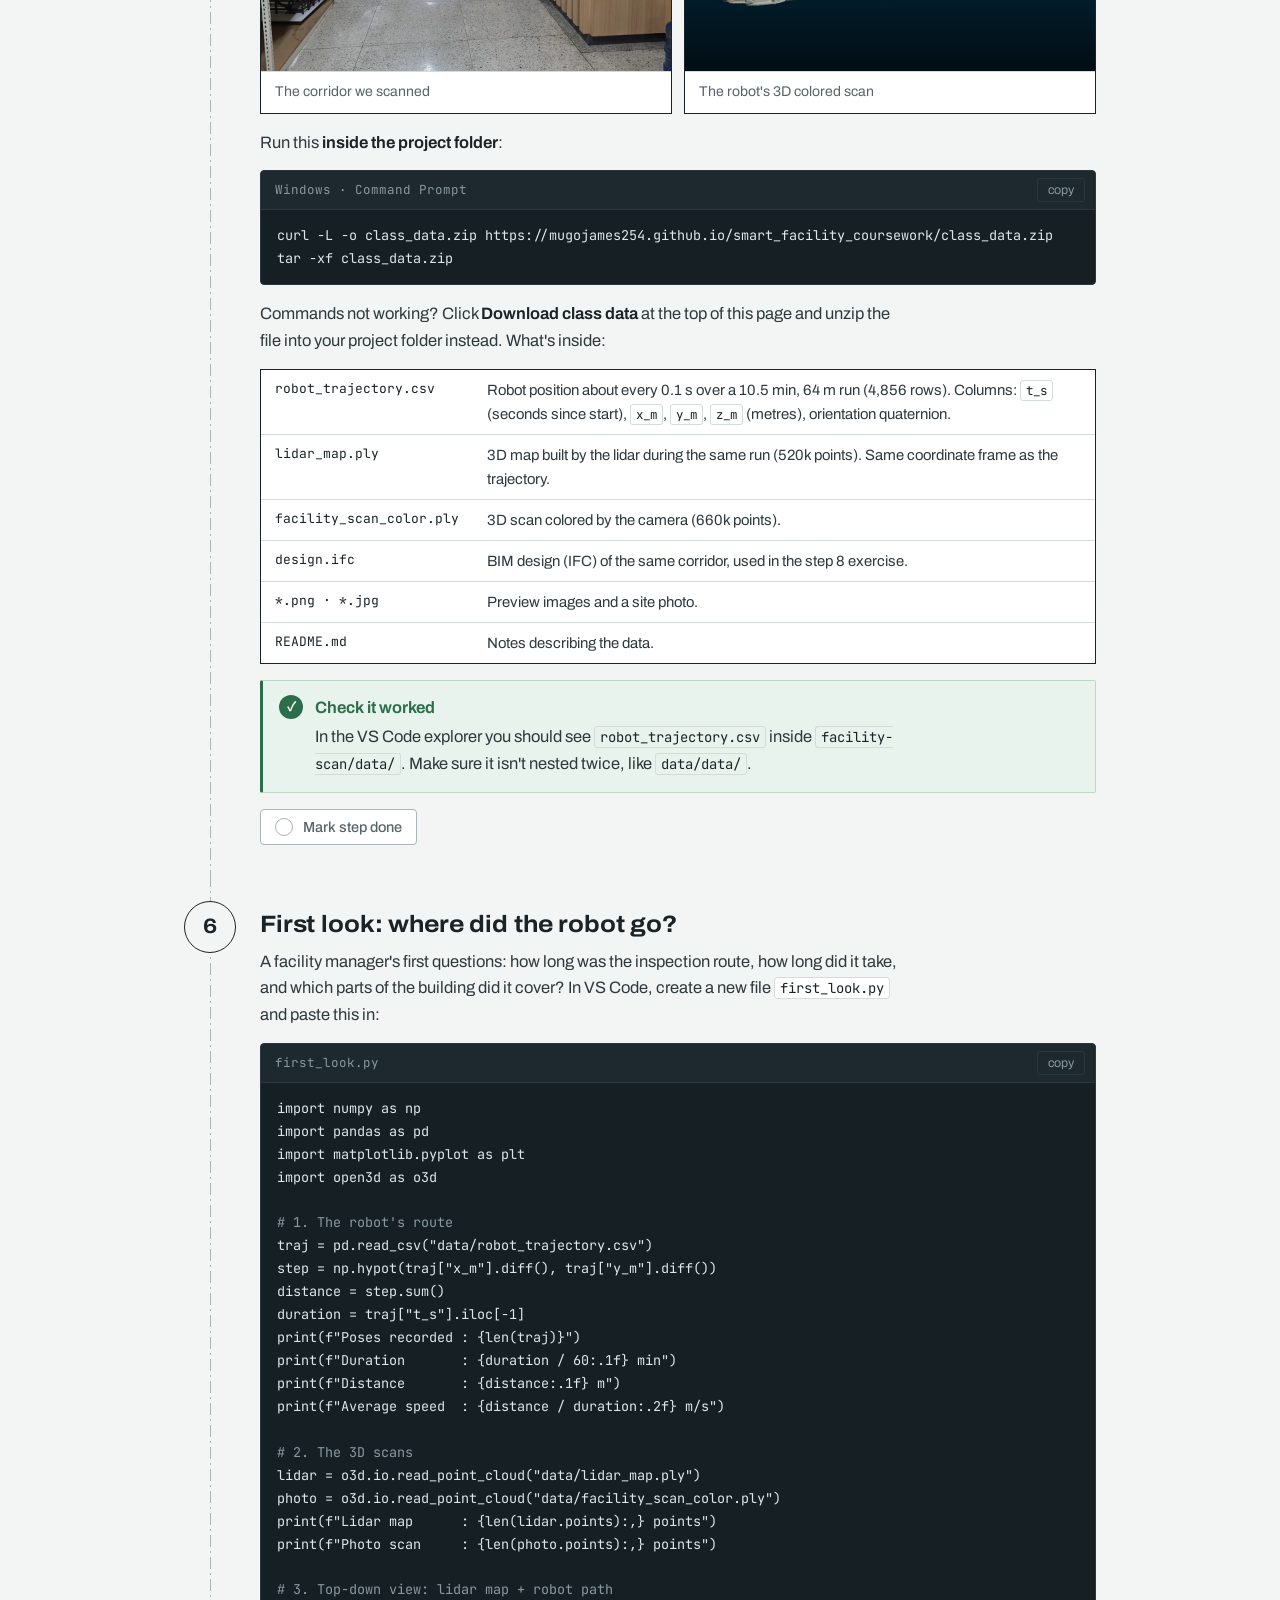
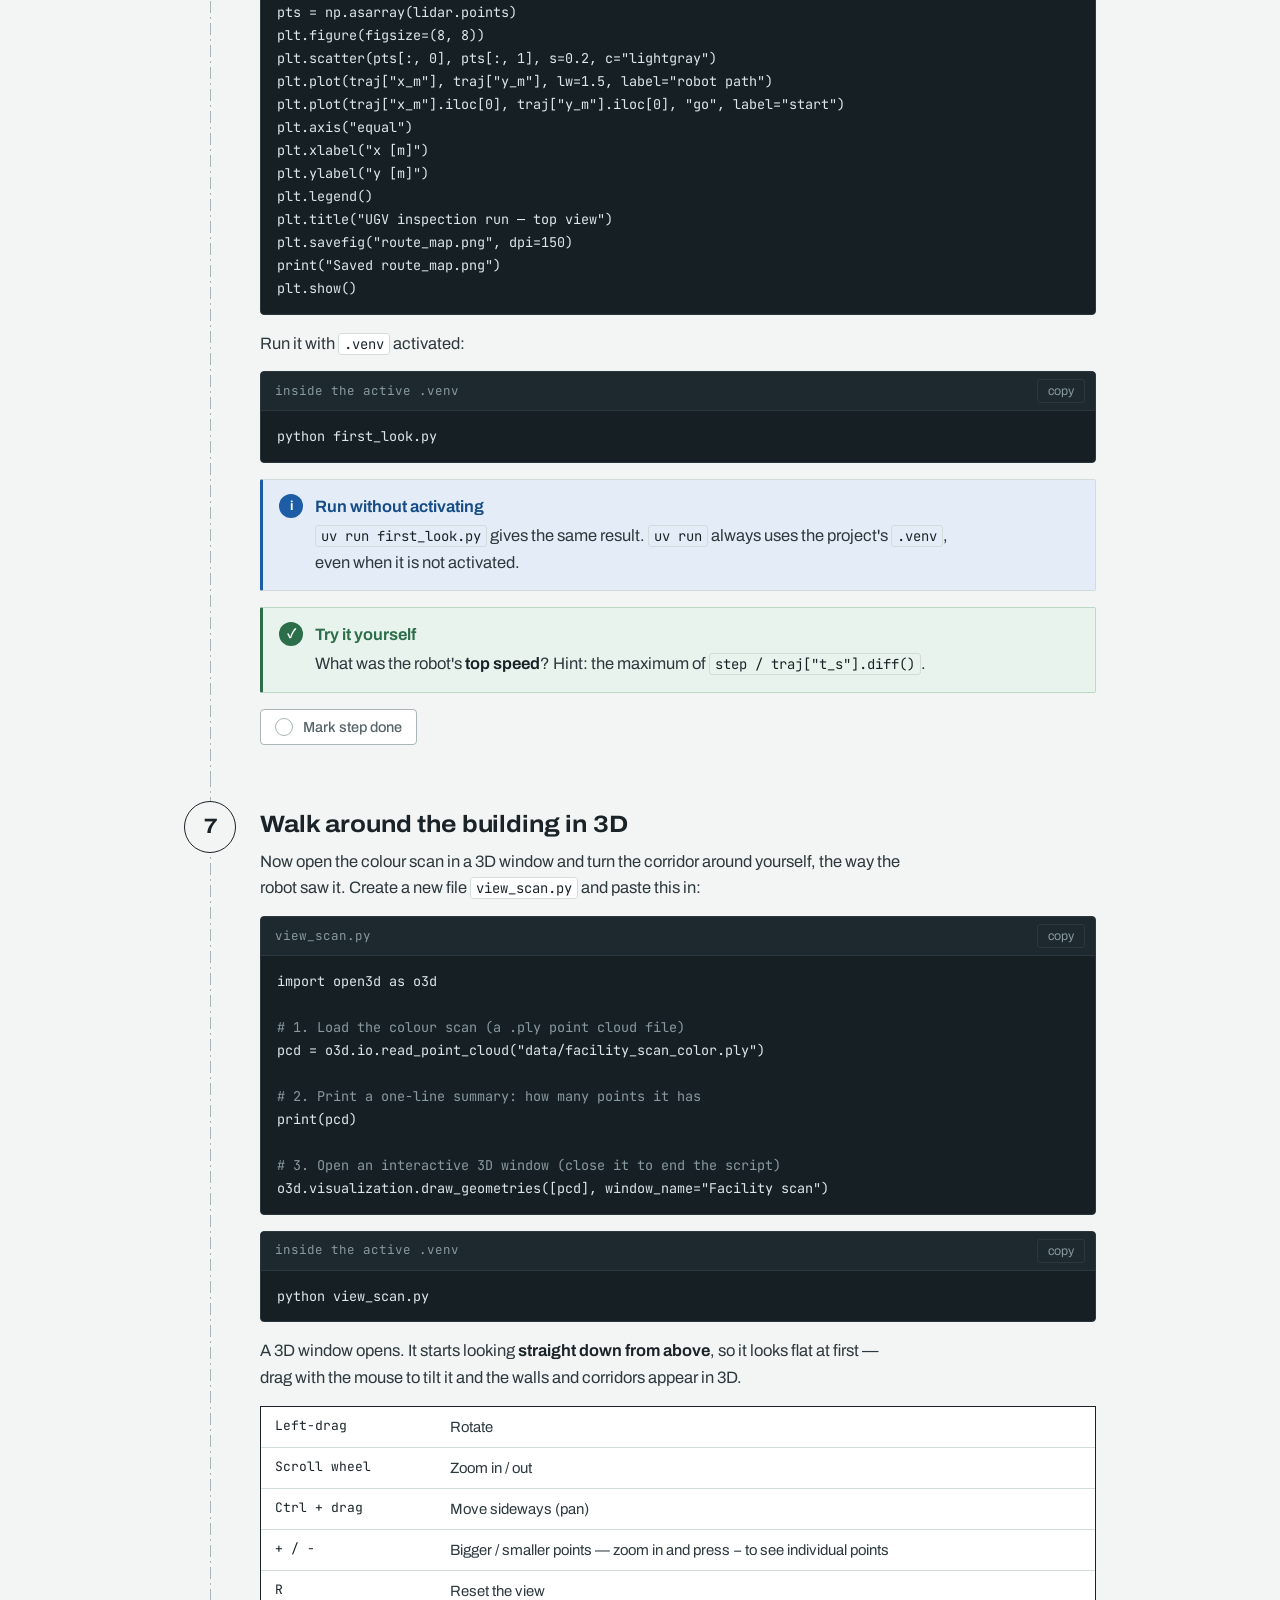
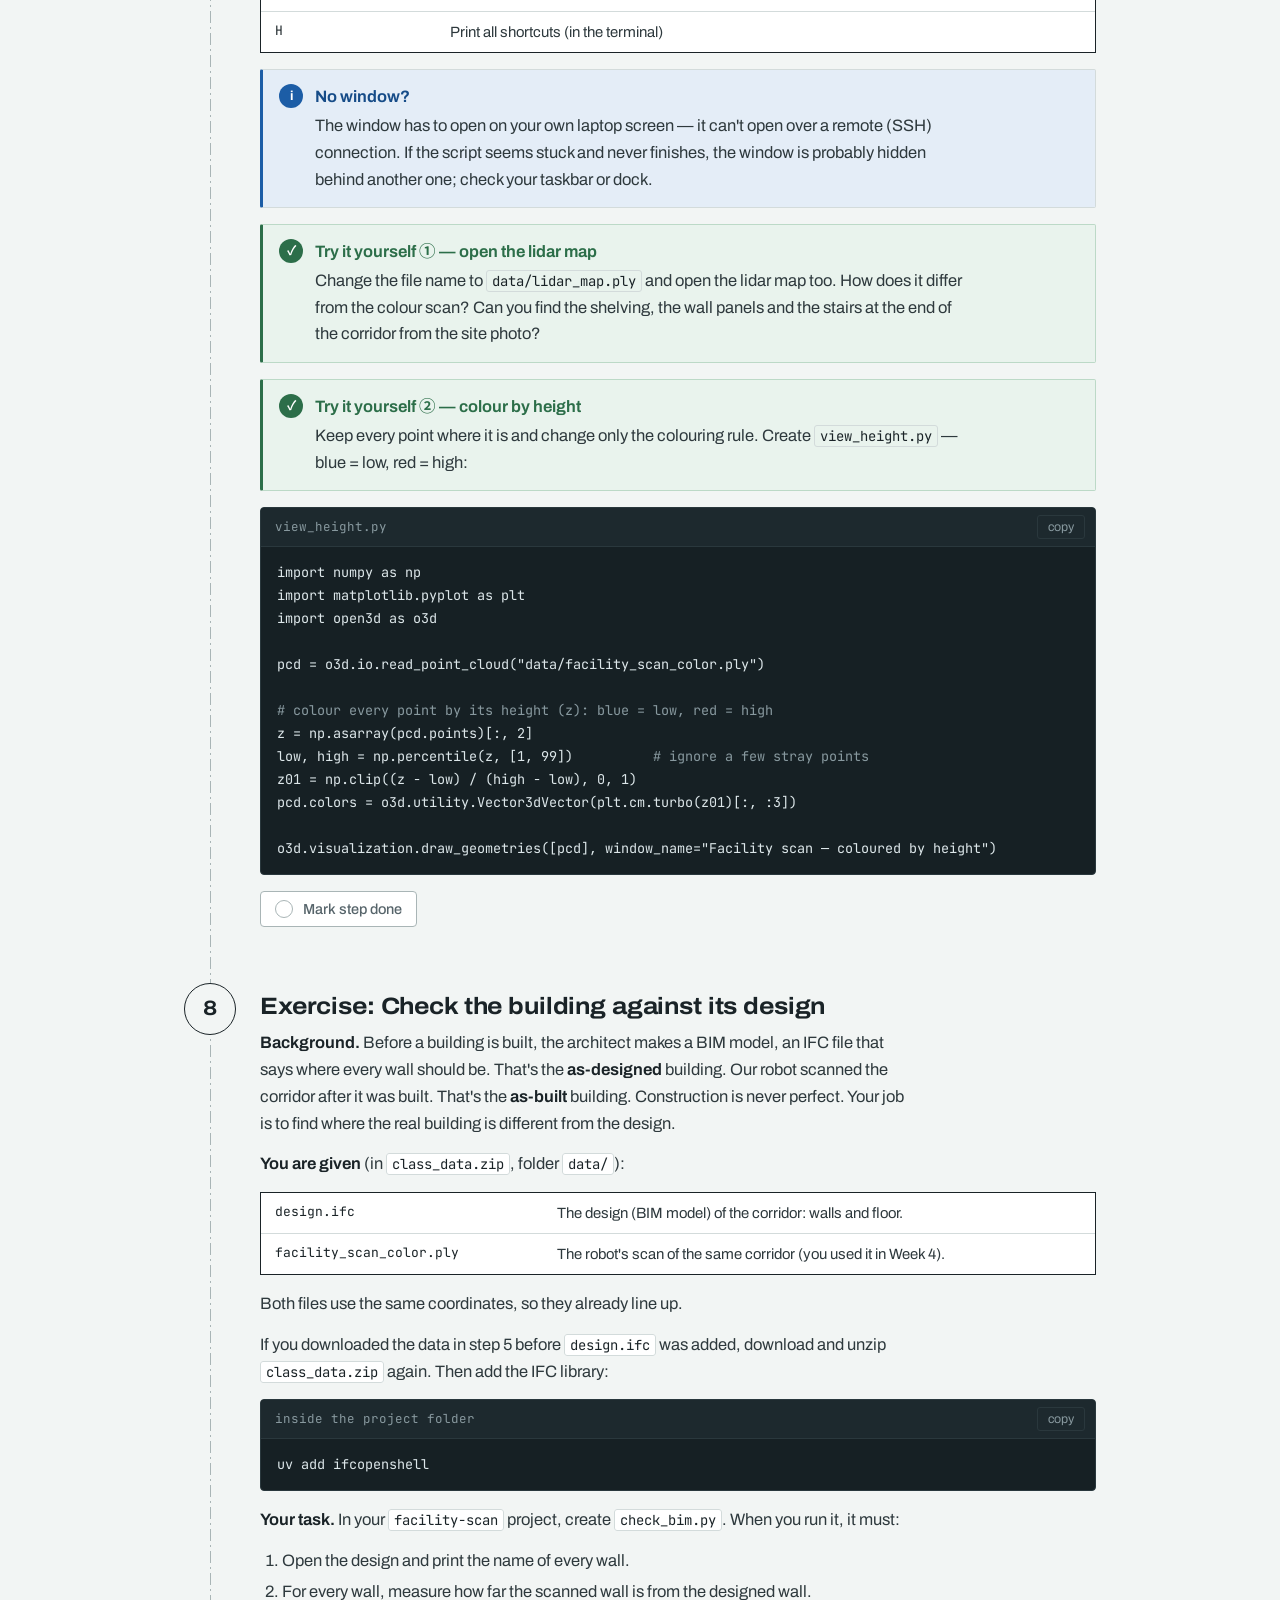
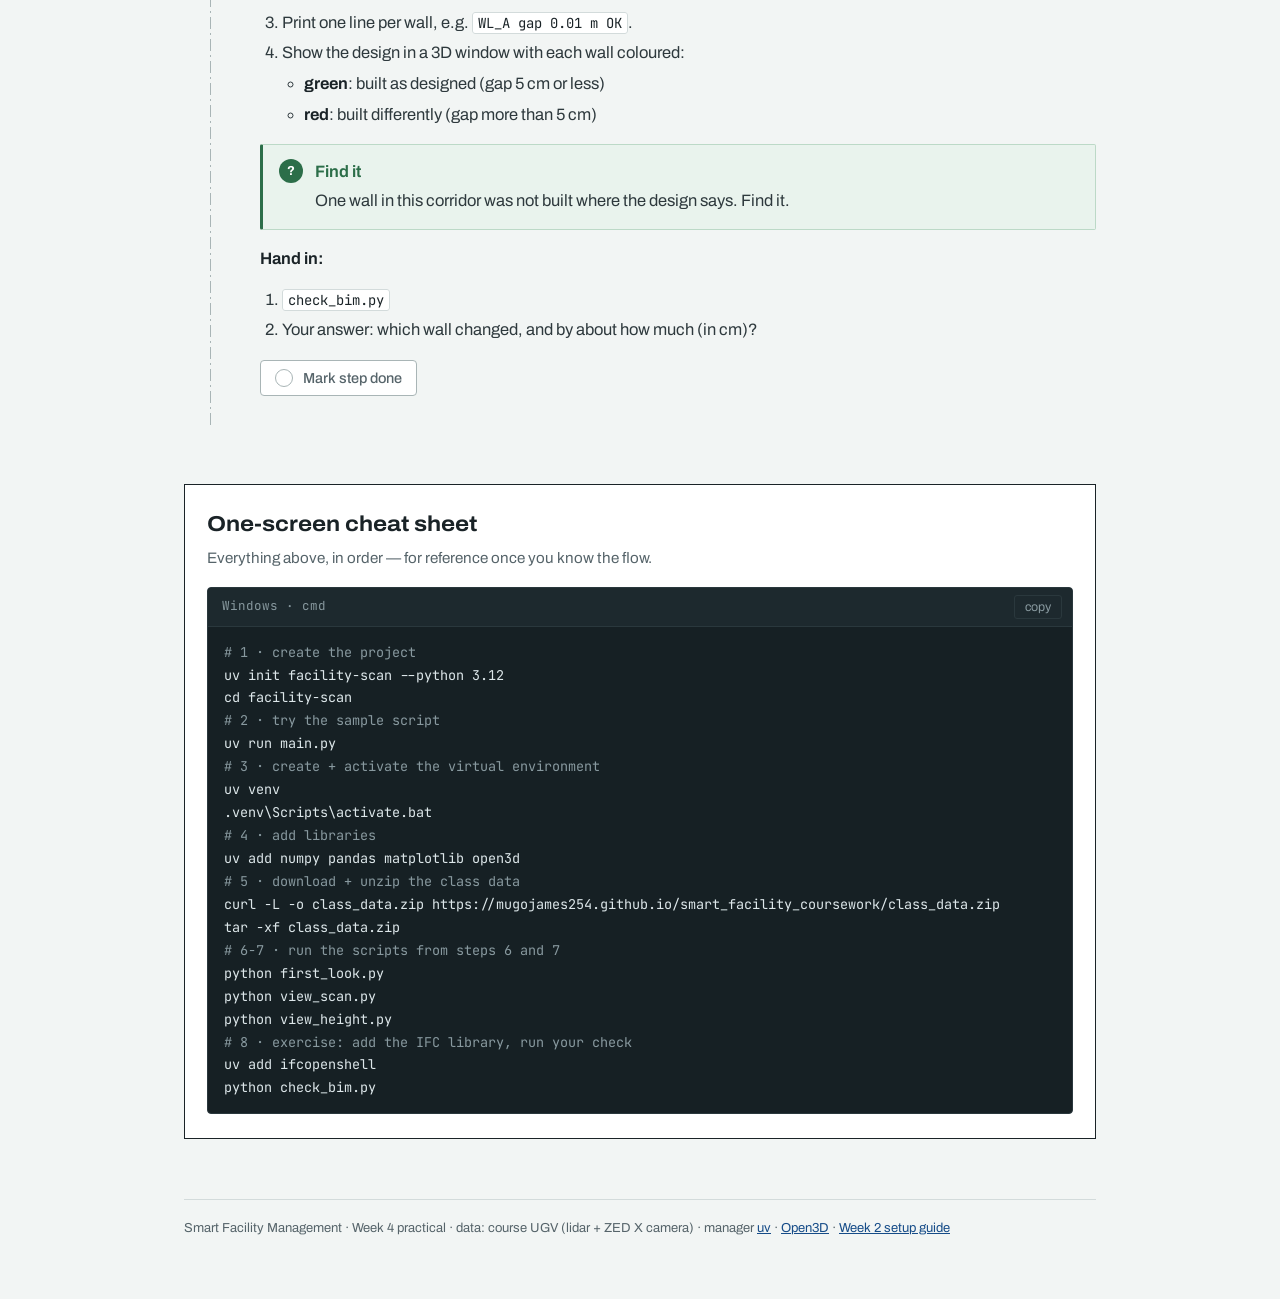
<file: week04.html>
<!doctype html>
<html lang="en">
<head>
<meta charset="utf-8">
<meta name="viewport" content="width=device-width, initial-scale=1">
<title>Facility Scan Lab</title>
<meta name="description" content="Week 4 practical: start a Python project with uv init, uv venv and uv add, then explore real UGV scan data of a building corridor.">
<link rel="stylesheet" href="assets/course.css">
</head>
<body>
<div class="progress-bar"><div class="progress-fill" id="pfill"></div></div>

<div class="wrap">
  <header>
    <nav class="course-nav" aria-label="Course navigation">
      <a href="index.html" class="i18n" data-ko='← 강의 홈 (전체 목차)'>← Course home (all classes)</a>
      <span class="pn">
      <a href="setup.html" class="i18n" data-ko='‹ 2주차: 설치'>‹ Week 2: Setup</a>
      <a href="week05.html" class="i18n" data-ko='5주차: 메시 ›'>Week 5: Meshes ›</a>
      </span>
    </nav>
    <div class="tb">
    <div class="tb-main">
      <div class="tb-sheet"><span class="tb-sheet-label i18n" data-ko='주차'>Week</span><span class="tb-sheet-no">04</span></div>
      <div class="tb-title">
        <p class="eyebrow i18n" data-ko='스마트 시설 관리 - 실습 세션 · 4주차'>Smart Facility Management - Practical Session · Week 04 . (For any queries please feel free to reachout: mugojames254@skku.edu)</p>
        <h1 class="i18n" data-ko='포인트 클라우드 데이터: 로봇 시설 스캔 탐색하기'>Point Cloud Data: Exploring a Robot Facility Scan</h1>
        <p class="lede i18n" data-ko='<code class="ic">uv</code> 로 새 Python 프로젝트를 만들고, 필요한 라이브러리를 추가한 뒤, 무인 지상 차량(UGV)이 건물 복도를 주행하며 수집한 실제 데이터를 열어 봅니다. 위에서 아래로 순서대로 따라오세요.'>Create a new Python project with <code class="ic">uv</code>, add the libraries you need, then open real data that our unmanned ground vehicle (UGV) collected while driving through a building corridor. Follow along, top to bottom.</p>
      </div>
    </div>
    <div class="meta">
      <span class="i18n" data-ko='<b>프로젝트</b> uv init'><b>Project</b> uv init</span>
      <span class="i18n" data-ko='<b>환경</b> uv venv'><b>Environment</b> uv venv</span>
      <span class="i18n" data-ko='<b>패키지</b> uv add'><b>Packages</b> uv add</span>
      <span class="i18n" data-ko='<b>라이브러리</b> numpy · pandas · matplotlib · open3d'><b>Libraries</b> numpy · pandas · matplotlib · open3d</span>
      <span class="i18n" data-ko='<b>데이터</b> UGV 라이다 + 카메라 스캔'><b>Data</b> UGV lidar + camera scan</span>
    </div>
    </div>
    <div class="btn-row">
      <a class="slides-btn" href="class_data.zip" download>
        <span aria-hidden="true">⬇</span>
        <span class="i18n" data-ko='수업 데이터 내려받기 (.zip, 16 MB)'>Download class data (.zip, 16 MB)</span>
      </a>
      <a class="slides-btn" href="point_cloud_lecture.pptx" download>
        <span aria-hidden="true">⬇</span>
        <span class="i18n" data-ko='강의 슬라이드 내려받기 (.pptx)'>Download lecture slides (.pptx)</span>
      </a>
      <a class="slides-btn ghost-btn" href="setup.html">
        <span aria-hidden="true">←</span>
        <span class="i18n" data-ko='2주차: 설치 가이드'>Week 2: setup guide</span>
      </a>
    </div>
  </header>
</div>

<div class="controls">
  <div class="wrap controls-inner">
    <div style="display:flex;align-items:center;gap:12px;flex-wrap:wrap">
      <span class="os-label i18n" data-ko='사용 중인 시스템'>Your system</span>
      <div class="seg" role="group" aria-label="Choose your operating system">
        <button data-set="win-cmd" aria-pressed="true">Windows · cmd</button>
        <button data-set="win-ps" aria-pressed="false">Windows · PowerShell</button>
        <button data-set="mac" aria-pressed="false">macOS</button>
        <button data-set="linux" aria-pressed="false">Linux</button>
      </div>
    </div>
    <div class="util">
      <button class="lang-toggle" id="langBtn" aria-label="Switch language">한국어</button>
      <button class="theme-toggle" id="themeBtn" aria-label="Toggle color theme">◐ theme</button>
    </div>
  </div>
</div>

<div class="wrap">
  <main>

    <!-- STEP 1 : UV INIT -->
    <section class="step" id="s1">
      <div class="stepnum"><div class="dot"><span>1</span></div></div>
      <div class="step-body">
        <h2 class="i18n" data-ko='새 프로젝트 만들기'>Create a new project</h2>
        <p class="i18n" data-ko='2주차에는 빈 폴더에 가상 환경만 만들었습니다. 이번에는 <strong>uv 프로젝트</strong> 를 만듭니다 — 어떤 Python 버전과 어떤 라이브러리가 필요한지 기록해 두는 폴더입니다. 수업 작업을 보관할 폴더(예: 문서 폴더)로 이동한 뒤 실행하세요:'>In Week 2 we only made a virtual environment inside an empty folder. This time we make a <strong>uv project</strong> — a folder that also records which Python version and which libraries it needs. Move to the folder where you keep class work (for example, Documents), then run:</p>
        <div class="code">
          <div class="code-head"><span class="code-tag i18n" data-ko='모든 시스템'>all systems</span><button class="copy">copy</button></div>
<pre><code>uv init --python 3.12 --no-package facility-scan
cd facility-scan</code></pre>
        </div>
        <p class="i18n" data-ko='<code class="ic">facility-scan</code> 은 프로젝트 이름이자 새 폴더 이름입니다. <code class="ic">--python 3.12</code> 는 2주차에 설치한 Python 버전을 사용하도록 고정합니다.'><code class="ic">facility-scan</code> is the project name and the name of the new folder. <code class="ic">--python 3.12</code> pins the project to the Python version we installed in Week 2.</p>
        <div class="callout verify">
          <div class="ci">✓</div>
          <div><span class="ct i18n" data-ko='제대로 됐는지 확인'>Check it worked</span>
            <p class="i18n" data-ko='<code class="ic">Initialized project `facility-scan`</code> 메시지가 보이고, 프롬프트가 <code class="ic">facility-scan</code> 폴더 안에 있어야 합니다.'>You should see <code class="ic">Initialized project `facility-scan`</code>, and your prompt should now be inside the <code class="ic">facility-scan</code> folder.</p>
          </div>
        </div>
        <div class="done-row"><button class="done-btn" data-done="s1"><span class="box"></span><span class="done-label"> Mark step done</span></button></div>
      </div>
    </section>

    <!-- STEP 2 : WHAT UV CREATED -->
    <section class="step" id="s2">
      <div class="stepnum"><div class="dot"><span>2</span></div></div>
      <div class="step-body">
        <h2 class="i18n" data-ko='uv가 만든 파일 살펴보기'>Look at what uv created</h2>
        <p class="i18n" data-ko='VS Code로 프로젝트 폴더를 여세요:'>Open the project folder in VS Code:</p>
        <div class="code">
          <div class="code-head"><span class="code-tag i18n" data-ko='모든 시스템'>all systems</span><button class="copy">copy</button></div>
          <pre><code>code .</code></pre>
        </div>
        <p class="i18n" data-ko='<code class="ic">uv init</code> 이 만든 파일들입니다:'><code class="ic">uv init</code> created these files:</p>
        <div class="tree">
          <table>
            <tr><td>pyproject.toml</td><td class="i18n" data-ko='프로젝트의 &quot;신분증&quot;. 이름, Python 버전, 그리고 필요한 라이브러리 목록 (<code class="ic">dependencies</code>, 지금은 비어 있음).'>The project's "ID card": name, Python version, and the list of libraries it needs (<code class="ic">dependencies</code>, empty for now).</td></tr>
            <tr><td>.python-version</td><td class="i18n" data-ko='이 프로젝트가 사용할 Python 버전 (<code class="ic">3.12</code>).'>The Python version this project uses (<code class="ic">3.12</code>).</td></tr>
            <tr><td>main.py</td><td class="i18n" data-ko='&quot;Hello&quot;를 출력하는 예제 스크립트.'>A sample script that prints a hello message.</td></tr>
            <tr><td>README.md</td><td class="i18n" data-ko='프로젝트 설명을 적는 곳.'>Where you describe the project.</td></tr>
            <tr><td>.git/ · .gitignore</td><td class="i18n" data-ko='uv가 Git 저장소도 만들어 줍니다. <code class="ic">.gitignore</code> 는 <code class="ic">.venv</code> 가 GitHub에 올라가지 않게 막습니다.'>uv also starts a Git repository. <code class="ic">.gitignore</code> keeps <code class="ic">.venv</code> out of GitHub.</td></tr>
          </table>
        </div>
        <p class="i18n" data-ko='<code class="ic">pyproject.toml</code> 을 열어 보세요:'>Open <code class="ic">pyproject.toml</code>:</p>
        <div class="code">
          <div class="code-head"><span class="code-tag">pyproject.toml</span><button class="copy">copy</button></div>
<pre><code>[project]
name = "facility-scan"
version = "0.1.0"
description = "Add your description here"
readme = "README.md"
requires-python = "&gt;=3.12"
dependencies = []</code></pre>
        </div>
        <p class="i18n" data-ko='예제 스크립트를 실행해 보세요:'>Run the sample script:</p>
        <div class="code">
          <div class="code-head"><span class="code-tag i18n" data-ko='모든 시스템'>all systems</span><button class="copy">copy</button></div>
          <pre><code>uv run main.py</code></pre>
        </div>
        <div class="callout verify">
          <div class="ci">✓</div>
          <div><span class="ct i18n" data-ko='제대로 됐는지 확인'>Check it worked</span>
            <p class="i18n" data-ko='<code class="ic">Hello from facility-scan!</code> 이 출력되어야 합니다.'>It should print <code class="ic">Hello from facility-scan!</code></p>
          </div>
        </div>
        <div class="done-row"><button class="done-btn" data-done="s2"><span class="box"></span><span class="done-label"> Mark step done</span></button></div>
      </div>
    </section>

    <!-- STEP 3 : VENV -->
    <section class="step" id="s3">
      <div class="stepnum"><div class="dot"><span>3</span></div></div>
      <div class="step-body">
        <h2 class="i18n" data-ko='가상 환경 만들기 &amp; 활성화 (복습)'>Create &amp; activate the virtual environment (review)</h2>
        <p class="i18n" data-ko='2주차와 같은 명령입니다. 프로젝트 폴더 안에서 실행하세요:'>Same command as Week 2. Run it inside the project folder:</p>
        <div class="code">
          <div class="code-head"><span class="code-tag i18n" data-ko='모든 시스템 · .venv 폴더 생성'>all systems · creates a .venv folder</span><button class="copy">copy</button></div>
          <pre><code>uv venv</code></pre>
        </div>
        <p class="i18n" data-ko='이제 <strong>활성화</strong>하세요:'>Now <strong>activate</strong> it:</p>
        <div data-os="win-cmd" class="osblock">
          <div class="code">
            <div class="code-head"><span class="code-tag">Windows · Command Prompt</span><button class="copy">copy</button></div>
            <pre><code>.venv\Scripts\activate.bat</code></pre>
          </div>
        </div>
        <div data-os="win-ps" class="osblock">
          <div class="code">
            <div class="code-head"><span class="code-tag">Windows · PowerShell</span><button class="copy">copy</button></div>
            <pre><code>.venv\Scripts\Activate.ps1</code></pre>
          </div>
        </div>
        <div data-os="mac linux" class="osblock">
          <div class="code">
            <div class="code-head"><span class="code-tag">macOS / Linux</span><button class="copy">copy</button></div>
            <pre><code>source .venv/bin/activate</code></pre>
          </div>
        </div>
        <div class="callout tip">
          <div class="ci">i</div>
          <div><span class="ct i18n" data-ko='알아두기'>Good to know</span>
            <p class="i18n" data-ko='uv 프로젝트에서는 <code class="ic">uv add</code> 와 <code class="ic">uv run</code> 이 <code class="ic">.venv</code> 가 없으면 자동으로 만들어 줍니다. 여기서는 무슨 일이 일어나는지 보기 위해 직접 만들었습니다.'>In a uv project, <code class="ic">uv add</code> and <code class="ic">uv run</code> create <code class="ic">.venv</code> automatically if it is missing. We make it by hand here so you can see what happens.</p>
          </div>
        </div>
        <div class="callout verify">
          <div class="ci">✓</div>
          <div><span class="ct i18n" data-ko='제대로 됐는지 확인'>Check it worked</span>
            <p class="i18n" data-ko='프롬프트 앞에 <code class="ic">(facility-scan)</code> 이 표시됩니다.'>Your prompt now starts with <code class="ic">(facility-scan)</code>.</p>
          </div>
        </div>
        <div class="done-row"><button class="done-btn" data-done="s3"><span class="box"></span><span class="done-label"> Mark step done</span></button></div>
      </div>
    </section>

    <!-- STEP 4 : UV ADD -->
    <section class="step" id="s4">
      <div class="stepnum"><div class="dot"><span>4</span></div></div>
      <div class="step-body">
        <h2 class="i18n" data-ko='uv add로 라이브러리 추가하기'>Add libraries with uv add</h2>
        <p class="i18n" data-ko='오늘 사용할 라이브러리 네 개를 추가합니다:'>Add the four libraries we use today:</p>
        <div class="tree">
          <table>
            <tr><td>numpy</td><td class="i18n" data-ko='숫자 배열 계산'>Number arrays and maths</td></tr>
            <tr><td>pandas</td><td class="i18n" data-ko='CSV 같은 표 데이터 다루기'>Tables, such as CSV files</td></tr>
            <tr><td>matplotlib</td><td class="i18n" data-ko='그래프와 지도 그리기'>Charts and maps</td></tr>
            <tr><td>open3d</td><td class="i18n" data-ko='3D 점군(point cloud) 읽기와 보기'>Reading and viewing 3D point clouds</td></tr>
          </table>
        </div>
        <div class="code">
          <div class="code-head"><span class="code-tag i18n" data-ko='모든 시스템'>all systems</span><button class="copy">copy</button></div>
          <pre><code>uv add numpy pandas matplotlib open3d</code></pre>
        </div>
        <p class="i18n" data-ko='<code class="ic">pyproject.toml</code> 을 다시 여세요. 라이브러리가 <code class="ic">dependencies</code> 에 기록되었습니다 (버전 번호는 다를 수 있습니다):'>Open <code class="ic">pyproject.toml</code> again. The libraries are now recorded under <code class="ic">dependencies</code> (your version numbers may differ):</p>
        <div class="code">
          <div class="code-head"><span class="code-tag">pyproject.toml</span><button class="copy">copy</button></div>
<pre><code>dependencies = [
    "matplotlib&gt;=3.11.2",
    "numpy&gt;=2.5.3",
    "open3d&gt;=0.20.0",
    "pandas&gt;=3.0.6",
]</code></pre>
        </div>
        <p class="i18n" data-ko='새 파일 <code class="ic">uv.lock</code> 도 생겼습니다. 설치된 모든 패키지의 정확한 버전이 기록되어 있습니다.'>A new file, <code class="ic">uv.lock</code>, also appeared. It records the exact version of every package that was installed.</p>
        <div class="callout tip">
          <div class="ci">i</div>
          <div><span class="ct i18n" data-ko='uv add vs. uv pip install'>uv add vs. uv pip install</span>
            <p class="i18n" data-ko='2주차의 <code class="ic">uv pip install</code> 은 패키지를 설치만 하고 어디에도 기록하지 않습니다. <code class="ic">uv add</code> 는 설치하면서 <code class="ic">pyproject.toml</code> 과 <code class="ic">uv.lock</code> 에 기록합니다. 그래서 친구가 여러분의 프로젝트를 받아 <code class="ic">uv sync</code> 한 번만 실행하면 똑같은 환경이 만들어집니다. 라이브러리를 빼려면 <code class="ic">uv remove 이름</code> 을 사용하세요.'>Week 2's <code class="ic">uv pip install</code> only installs a package and records it nowhere. <code class="ic">uv add</code> installs it <strong>and</strong> writes it to <code class="ic">pyproject.toml</code> and <code class="ic">uv.lock</code>. So a classmate who gets your project runs <code class="ic">uv sync</code> once and has exactly the same environment. To take a library out, use <code class="ic">uv remove name</code>.</p>
          </div>
        </div>
        <div class="callout warn">
          <div class="ci">!</div>
          <div><span class="ct i18n" data-ko='open3d 설치 전에 확인하세요'>Before you install open3d</span>
            <p class="i18n" data-ko='<strong>다운로드 크기:</strong> Windows 약 80 MB, macOS 약 55 MB, Linux 약 400 MB. 와이파이가 느리면 시간이 걸립니다.'><strong>Download size:</strong> about 80 MB on Windows, 55 MB on macOS, 400 MB on Linux. It takes a while on slow Wi-Fi.</p>
            <p class="i18n" data-ko='<strong>Linux:</strong> Ubuntu 22.04 이상이 필요합니다.'><strong>Linux:</strong> needs Ubuntu 22.04 or newer.</p>
          </div>
        </div>
        <p class="i18n" data-ko='모두 불러와지는지 확인하세요:'>Check everything imports:</p>
        <div class="code">
          <div class="code-head"><span class="code-tag i18n" data-ko='동작 확인'>verify it works</span><button class="copy">copy</button></div>
          <pre><code>python -c "import numpy, pandas, matplotlib, open3d; print('open3d', open3d.__version__)"</code></pre>
        </div>
        <div class="callout verify">
          <div class="ci">✓</div>
          <div><span class="ct i18n" data-ko='제대로 됐는지 확인'>Check it worked</span>
            <p class="i18n" data-ko='<code class="ic">open3d 0.20.0</code> 처럼 버전이 출력되면 성공입니다. <code class="ic">ModuleNotFoundError</code> 가 나오면 <code class="ic">.venv</code> 가 활성화되어 있는지 확인하세요.'>A version such as <code class="ic">open3d 0.20.0</code> means success. If you get <code class="ic">ModuleNotFoundError</code>, check that <code class="ic">.venv</code> is activated.</p>
          </div>
        </div>
        <div class="done-row"><button class="done-btn" data-done="s4"><span class="box"></span><span class="done-label"> Mark step done</span></button></div>
      </div>
    </section>

    <!-- STEP 5 : DATA -->
    <section class="step" id="s5">
      <div class="stepnum"><div class="dot"><span>5</span></div></div>
      <div class="step-body">
        <h2 class="i18n" data-ko='수업 데이터 받기'>Get the class data</h2>
        <p class="i18n" data-ko='2026년 9월, 라이다와 카메라를 단 UGV가 건물 복도를 주행하며 공간 전체를 3D로 스캔했습니다. 이 데이터를 프로젝트 안의 <code class="ic">data</code> 폴더로 받습니다.'>In September 2026 our UGV, carrying a lidar and a camera, drove through a building corridor and scanned the whole space in 3D. Download that data into a <code class="ic">data</code> folder inside your project.</p>
        <div class="fig-pair">
          <figure>
            <img src="assets/week04_site_photo.jpg" alt="Photo of the scanned corridor: terrazzo floor, shelving on the left, timber-slat wall panels on the right" loading="lazy">
            <figcaption class="i18n" data-ko='스캔한 복도'>The corridor we scanned</figcaption>
          </figure>
          <figure>
            <img src="assets/week04_scan_preview.jpg" style="object-position:left center" alt="Screenshot of the colored 3D point cloud of the same corridor" loading="lazy">
            <figcaption class="i18n" data-ko='로봇이 만든 3D 컬러 스캔'>The robot's 3D colored scan</figcaption>
          </figure>
        </div>
        <p class="i18n" data-ko='<strong>프로젝트 폴더 안에서</strong> 실행하세요:'>Run this <strong>inside the project folder</strong>:</p>
        <div data-os="win-cmd" class="osblock">
          <div class="code">
            <div class="code-head"><span class="code-tag">Windows · Command Prompt</span><button class="copy">copy</button></div>
<pre><code>curl -L -o class_data.zip https://mugojames254.github.io/smart_facility_coursework/class_data.zip
tar -xf class_data.zip</code></pre>
          </div>
        </div>
        <div data-os="win-ps" class="osblock">
          <div class="code">
            <div class="code-head"><span class="code-tag">Windows · PowerShell</span><button class="copy">copy</button></div>
<pre><code>curl.exe -L -o class_data.zip https://mugojames254.github.io/smart_facility_coursework/class_data.zip
tar -xf class_data.zip</code></pre>
          </div>
          <p style="font-size:.9rem" class="i18n" data-ko='PowerShell에서는 <code class="ic">curl</code> 이 다른 명령의 별칭이므로 <code class="ic">curl.exe</code> 라고 써야 합니다.'>In PowerShell, <code class="ic">curl</code> is an alias for a different command, so type <code class="ic">curl.exe</code>.</p>
        </div>
        <div data-os="mac linux" class="osblock">
          <div class="code">
            <div class="code-head"><span class="code-tag">macOS / Linux</span><button class="copy">copy</button></div>
<pre><code>curl -L -o class_data.zip https://mugojames254.github.io/smart_facility_coursework/class_data.zip
unzip class_data.zip</code></pre>
          </div>
        </div>
        <p class="i18n" data-ko='명령이 안 되나요? 페이지 맨 위의 <strong>수업 데이터 내려받기</strong> 버튼을 누르고, zip 파일을 프로젝트 폴더에 풀어도 됩니다. 들어 있는 파일:'>Commands not working? Click <strong>Download class data</strong> at the top of this page and unzip the file into your project folder instead. What's inside:</p>
        <div class="tree">
          <table>
            <tr><td>robot_trajectory.csv</td><td class="i18n" data-ko='10.5분, 64 m 주행 동안 약 0.1초마다 기록한 로봇 위치 (4,856행). 열: <code class="ic">t_s</code> (시작 후 초), <code class="ic">x_m</code>, <code class="ic">y_m</code>, <code class="ic">z_m</code> (미터), 방향 쿼터니언.'>Robot position about every 0.1 s over a 10.5 min, 64 m run (4,856 rows). Columns: <code class="ic">t_s</code> (seconds since start), <code class="ic">x_m</code>, <code class="ic">y_m</code>, <code class="ic">z_m</code> (metres), orientation quaternion.</td></tr>
            <tr><td>lidar_map.ply</td><td class="i18n" data-ko='같은 주행에서 라이다로 만든 3D 지도 (52만 점). 궤적과 좌표계가 같습니다.'>3D map built by the lidar during the same run (520k points). Same coordinate frame as the trajectory.</td></tr>
            <tr><td>facility_scan_color.ply</td><td class="i18n" data-ko='카메라 색상이 입혀진 3D 스캔 (66만 점).'>3D scan colored by the camera (660k points).</td></tr>
            <tr><td>design.ifc</td><td class="i18n" data-ko='같은 복도의 BIM 설계 (IFC). 8단계 연습 문제에서 사용합니다.'>BIM design (IFC) of the same corridor, used in the step 8 exercise.</td></tr>
            <tr><td>*.png · *.jpg</td><td class="i18n" data-ko='미리보기 이미지와 현장 사진.'>Preview images and a site photo.</td></tr>
            <tr><td>README.md</td><td class="i18n" data-ko='데이터 설명서.'>Notes describing the data.</td></tr>
          </table>
        </div>
        <div class="callout verify">
          <div class="ci">✓</div>
          <div><span class="ct i18n" data-ko='제대로 됐는지 확인'>Check it worked</span>
            <p class="i18n" data-ko='VS Code 탐색기에서 <code class="ic">facility-scan/data/</code> 폴더 안에 <code class="ic">robot_trajectory.csv</code> 가 보여야 합니다. <code class="ic">data/data/</code> 처럼 두 번 겹쳐 있지 않은지 확인하세요.'>In the VS Code explorer you should see <code class="ic">robot_trajectory.csv</code> inside <code class="ic">facility-scan/data/</code>. Make sure it isn't nested twice, like <code class="ic">data/data/</code>.</p>
          </div>
        </div>
        <div class="done-row"><button class="done-btn" data-done="s5"><span class="box"></span><span class="done-label"> Mark step done</span></button></div>
      </div>
    </section>

    <!-- STEP 6 : FIRST LOOK -->
    <section class="step" id="s6">
      <div class="stepnum"><div class="dot"><span>6</span></div></div>
      <div class="step-body">
        <h2 class="i18n" data-ko='첫 분석: 로봇은 어디를 다녀왔을까?'>First look: where did the robot go?</h2>
        <p class="i18n" data-ko='시설 관리자라면 먼저 이렇게 묻습니다: 점검 경로는 얼마나 길었고, 얼마나 걸렸고, 건물의 어느 부분을 지나갔나? VS Code에서 새 파일 <code class="ic">first_look.py</code> 를 만들고 아래 코드를 붙여넣으세요:'>A facility manager's first questions: how long was the inspection route, how long did it take, and which parts of the building did it cover? In VS Code, create a new file <code class="ic">first_look.py</code> and paste this in:</p>
        <div class="code">
          <div class="code-head"><span class="code-tag">first_look.py</span><button class="copy">copy</button></div>
<pre><code>import numpy as np
import pandas as pd
import matplotlib.pyplot as plt
import open3d as o3d

<span class="cmt"># 1. The robot's route</span>
traj = pd.read_csv("data/robot_trajectory.csv")
step = np.hypot(traj["x_m"].diff(), traj["y_m"].diff())
distance = step.sum()
duration = traj["t_s"].iloc[-1]
print(f"Poses recorded : {len(traj)}")
print(f"Duration       : {duration / 60:.1f} min")
print(f"Distance       : {distance:.1f} m")
print(f"Average speed  : {distance / duration:.2f} m/s")

<span class="cmt"># 2. The 3D scans</span>
lidar = o3d.io.read_point_cloud("data/lidar_map.ply")
photo = o3d.io.read_point_cloud("data/facility_scan_color.ply")
print(f"Lidar map      : {len(lidar.points):,} points")
print(f"Photo scan     : {len(photo.points):,} points")

<span class="cmt"># 3. Top-down view: lidar map + robot path</span>
pts = np.asarray(lidar.points)
plt.figure(figsize=(8, 8))
plt.scatter(pts[:, 0], pts[:, 1], s=0.2, c="lightgray")
plt.plot(traj["x_m"], traj["y_m"], lw=1.5, label="robot path")
plt.plot(traj["x_m"].iloc[0], traj["y_m"].iloc[0], "go", label="start")
plt.axis("equal")
plt.xlabel("x [m]")
plt.ylabel("y [m]")
plt.legend()
plt.title("UGV inspection run — top view")
plt.savefig("route_map.png", dpi=150)
print("Saved route_map.png")
plt.show()</code></pre>
        </div>
        <p class="i18n" data-ko='<code class="ic">.venv</code> 가 활성화된 상태에서 실행하세요:'>Run it with <code class="ic">.venv</code> activated:</p>
        <div class="code">
          <div class="code-head"><span class="code-tag i18n" data-ko='활성화된 .venv 안에서'>inside the active .venv</span><button class="copy">copy</button></div>
          <pre><code>python first_look.py</code></pre>
        </div>
        <div class="callout tip">
          <div class="ci">i</div>
          <div><span class="ct i18n" data-ko='활성화 없이 실행하기'>Run without activating</span>
            <p class="i18n" data-ko='<code class="ic">uv run first_look.py</code> 도 같은 결과를 냅니다. <code class="ic">uv run</code> 은 활성화하지 않아도 항상 프로젝트의 <code class="ic">.venv</code> 를 사용합니다.'><code class="ic">uv run first_look.py</code> gives the same result. <code class="ic">uv run</code> always uses the project's <code class="ic">.venv</code>, even when it is not activated.</p>
          </div>
        </div>
        <div class="callout verify">
          <div class="ci">✓</div>
          <div><span class="ct i18n" data-ko='직접 해 보기'>Try it yourself</span>
            <p class="i18n" data-ko='로봇의 <strong>최고 속도</strong> 는 얼마였을까요? 힌트: <code class="ic">step / traj[&quot;t_s&quot;].diff()</code> 의 최댓값.'>What was the robot's <strong>top speed</strong>? Hint: the maximum of <code class="ic">step / traj["t_s"].diff()</code>.</p>
          </div>
        </div>
        <div class="done-row"><button class="done-btn" data-done="s6"><span class="box"></span><span class="done-label"> Mark step done</span></button></div>
      </div>
    </section>

    <!-- STEP 7 : 3D VIEW -->
    <section class="step" id="s7">
      <div class="stepnum"><div class="dot"><span>7</span></div></div>
      <div class="step-body">
        <h2 class="i18n" data-ko='건물을 3D로 둘러보기'>Walk around the building in 3D</h2>
        <p class="i18n" data-ko='이번에는 색이 입혀진 스캔을 3D 창으로 열어, 로봇이 본 복도를 직접 돌려 봅니다. 새 파일 <code class="ic">view_scan.py</code> 를 만들고 아래 코드를 붙여넣으세요:'>Now open the colour scan in a 3D window and turn the corridor around yourself, the way the robot saw it. Create a new file <code class="ic">view_scan.py</code> and paste this in:</p>
        <div class="code">
          <div class="code-head"><span class="code-tag">view_scan.py</span><button class="copy">copy</button></div>
<pre><code>import open3d as o3d

<span class="cmt"># 1. Load the colour scan (a .ply point cloud file)</span>
pcd = o3d.io.read_point_cloud("data/facility_scan_color.ply")

<span class="cmt"># 2. Print a one-line summary: how many points it has</span>
print(pcd)

<span class="cmt"># 3. Open an interactive 3D window (close it to end the script)</span>
o3d.visualization.draw_geometries([pcd], window_name="Facility scan")</code></pre>
        </div>
        <div class="code">
          <div class="code-head"><span class="code-tag i18n" data-ko='활성화된 .venv 안에서'>inside the active .venv</span><button class="copy">copy</button></div>
          <pre><code>python view_scan.py</code></pre>
        </div>
        <p class="i18n" data-ko='3D 창이 열립니다. 처음에는 <strong>위에서 내려다본 모습</strong> 이라 평평해 보입니다 — 마우스로 드래그해서 기울이면 벽과 복도가 입체로 보입니다.'>A 3D window opens. It starts looking <strong>straight down from above</strong>, so it looks flat at first — drag with the mouse to tilt it and the walls and corridors appear in 3D.</p>
        <div class="tree">
          <table>
            <tr><td class="i18n" data-ko='왼쪽 버튼 드래그'>Left-drag</td><td class="i18n" data-ko='회전'>Rotate</td></tr>
            <tr><td class="i18n" data-ko='스크롤 휠'>Scroll wheel</td><td class="i18n" data-ko='확대 / 축소'>Zoom in / out</td></tr>
            <tr><td class="i18n" data-ko='Ctrl + 드래그'>Ctrl + drag</td><td class="i18n" data-ko='화면 이동 (팬)'>Move sideways (pan)</td></tr>
            <tr><td>+ / −</td><td class="i18n" data-ko='점 크기 크게 / 작게 — 점 하나하나를 보려면 확대한 뒤 − 를 누르세요'>Bigger / smaller points — zoom in and press − to see individual points</td></tr>
            <tr><td>R</td><td class="i18n" data-ko='처음 시점으로 되돌리기'>Reset the view</td></tr>
            <tr><td>H</td><td class="i18n" data-ko='모든 단축키 도움말 (터미널에 출력)'>Print all shortcuts (in the terminal)</td></tr>
          </table>
        </div>
        <div class="callout tip">
          <div class="ci">i</div>
          <div><span class="ct i18n" data-ko='창이 안 보이나요?'>No window?</span>
            <p class="i18n" data-ko='창은 노트북 화면에 열려야 합니다. 원격 서버(SSH)에서는 열리지 않습니다. 스크립트가 끝나지 않고 멈춰 있다면 다른 창 뒤에 숨어 있을 수 있으니 작업 표시줄을 확인하세요.'>The window has to open on your own laptop screen — it can't open over a remote (SSH) connection. If the script seems stuck and never finishes, the window is probably hidden behind another one; check your taskbar or dock.</p>
          </div>
        </div>
        <div class="callout verify">
          <div class="ci">✓</div>
          <div><span class="ct i18n" data-ko='직접 해 보기 ① — 라이다 지도 열기'>Try it yourself ① — open the lidar map</span>
            <p class="i18n" data-ko='파일 이름을 <code class="ic">data/lidar_map.ply</code> 로 바꿔 라이다 지도도 열어 보세요. 색상 스캔과 무엇이 다른가요? 현장 사진 속 선반, 벽면 패널, 복도 끝의 계단을 찾을 수 있나요?'>Change the file name to <code class="ic">data/lidar_map.ply</code> and open the lidar map too. How does it differ from the colour scan? Can you find the shelving, the wall panels and the stairs at the end of the corridor from the site photo?</p>
          </div>
        </div>
        <div class="callout verify">
          <div class="ci">✓</div>
          <div><span class="ct i18n" data-ko='직접 해 보기 ② — 높이로 색칠하기'>Try it yourself ② — colour by height</span>
            <p class="i18n" data-ko='점의 위치는 그대로 두고 색을 칠하는 규칙만 바꿔 봅니다. 새 파일 <code class="ic">view_height.py</code> 를 만드세요 — 파랑 = 낮음, 빨강 = 높음:'>Keep every point where it is and change only the colouring rule. Create <code class="ic">view_height.py</code> — blue = low, red = high:</p>
          </div>
        </div>
        <div class="code">
          <div class="code-head"><span class="code-tag">view_height.py</span><button class="copy">copy</button></div>
<pre><code>import numpy as np
import matplotlib.pyplot as plt
import open3d as o3d

pcd = o3d.io.read_point_cloud("data/facility_scan_color.ply")

<span class="cmt"># colour every point by its height (z): blue = low, red = high</span>
z = np.asarray(pcd.points)[:, 2]
low, high = np.percentile(z, [1, 99])          <span class="cmt"># ignore a few stray points</span>
z01 = np.clip((z - low) / (high - low), 0, 1)
pcd.colors = o3d.utility.Vector3dVector(plt.cm.turbo(z01)[:, :3])

o3d.visualization.draw_geometries([pcd], window_name="Facility scan — coloured by height")</code></pre>
        </div>
        <div class="done-row"><button class="done-btn" data-done="s7"><span class="box"></span><span class="done-label"> Mark step done</span></button></div>
      </div>
    </section>

    <!-- STEP 8 : EXERCISE - SCAN VS BIM -->
    <section class="step" id="s8">
      <div class="stepnum"><div class="dot"><span>8</span></div></div>
      <div class="step-body">
        <h2 class="i18n" data-ko='연습 문제: 건물을 설계와 비교하기'>Exercise: Check the building against its design</h2>
        <p class="i18n" data-ko='<strong>배경.</strong> 건물을 짓기 전에 건축가는 BIM 모델을 만듭니다. 모든 벽이 어디에 있어야 하는지 정해 둔 IFC 파일입니다. 이것이 <strong>설계(as-designed)</strong> 건물입니다. 우리 로봇은 건물이 지어진 뒤 복도를 스캔했습니다. 이것이 <strong>시공(as-built)</strong> 건물입니다. 시공은 결코 완벽하지 않습니다. 여러분의 임무는 실제 건물이 설계와 다른 곳을 찾는 것입니다.'><strong>Background.</strong> Before a building is built, the architect makes a BIM model, an IFC file that says where every wall should be. That's the <strong>as-designed</strong> building. Our robot scanned the corridor after it was built. That's the <strong>as-built</strong> building. Construction is never perfect. Your job is to find where the real building is different from the design.</p>
        <p class="i18n" data-ko='<strong>주어진 파일</strong> (<code class="ic">class_data.zip</code> 의 <code class="ic">data/</code> 폴더):'><strong>You are given</strong> (in <code class="ic">class_data.zip</code>, folder <code class="ic">data/</code>):</p>
        <div class="tree">
          <table>
            <tr><td>design.ifc</td><td class="i18n" data-ko='복도의 설계 (BIM 모델): 벽과 바닥.'>The design (BIM model) of the corridor: walls and floor.</td></tr>
            <tr><td>facility_scan_color.ply</td><td class="i18n" data-ko='같은 복도를 로봇이 스캔한 데이터 (4주차에 사용).'>The robot's scan of the same corridor (you used it in Week 4).</td></tr>
          </table>
        </div>
        <p class="i18n" data-ko='두 파일은 같은 좌표를 사용하므로 이미 서로 맞춰져 있습니다.'>Both files use the same coordinates, so they already line up.</p>
        <p class="i18n" data-ko='5단계에서 이미 데이터를 받았다면, <code class="ic">design.ifc</code> 가 들어 있도록 <code class="ic">class_data.zip</code> 을 다시 내려받아 압축을 푸세요. 그리고 IFC 라이브러리를 추가하세요:'>If you downloaded the data in step 5 before <code class="ic">design.ifc</code> was added, download and unzip <code class="ic">class_data.zip</code> again. Then add the IFC library:</p>
        <div class="code">
          <div class="code-head"><span class="code-tag i18n" data-ko='프로젝트 폴더 안에서'>inside the project folder</span><button class="copy">copy</button></div>
          <pre><code>uv add ifcopenshell</code></pre>
        </div>
        <p class="i18n" data-ko='<strong>과제.</strong> <code class="ic">facility-scan</code> 프로젝트에 <code class="ic">check_bim.py</code> 를 만드세요. 실행하면 다음을 해야 합니다:'><strong>Your task.</strong> In your <code class="ic">facility-scan</code> project, create <code class="ic">check_bim.py</code>. When you run it, it must:</p>
        <ol>
          <li class="i18n" data-ko='설계 파일을 열고 모든 벽의 이름을 출력합니다.'>Open the design and print the name of every wall.</li>
          <li class="i18n" data-ko='벽마다 스캔된 벽이 설계된 벽에서 얼마나 떨어져 있는지 측정합니다.'>For every wall, measure how far the scanned wall is from the designed wall.</li>
          <li class="i18n" data-ko='벽마다 한 줄씩 출력합니다. 예: <code class="ic">WL_A   gap 0.01 m   OK</code>'>Print one line per wall, e.g. <code class="ic">WL_A   gap 0.01 m   OK</code>.</li>
          <li class="i18n" data-ko='설계를 3D 창에 보여 주고 각 벽을 색칠합니다:<ul><li><strong>초록</strong>: 설계대로 시공됨 (차이 5 cm 이하)</li><li><strong>빨강</strong>: 다르게 시공됨 (차이 5 cm 초과)</li></ul>'>Show the design in a 3D window with each wall coloured:<ul><li><strong>green</strong>: built as designed (gap 5 cm or less)</li><li><strong>red</strong>: built differently (gap more than 5 cm)</li></ul></li>
        </ol>
        <div class="callout verify">
          <div class="ci">?</div>
          <div><span class="ct i18n" data-ko='찾아보세요'>Find it</span>
            <p class="i18n" data-ko='이 복도의 벽 하나는 설계에 적힌 위치에 지어지지 않았습니다. 어느 벽일까요?'>One wall in this corridor was not built where the design says. Find it.</p>
          </div>
        </div>
        <p class="i18n" data-ko='<strong>제출물:</strong>'><strong>Hand in:</strong></p>
        <ol>
          <li><code class="ic">check_bim.py</code></li>
          <li class="i18n" data-ko='답: 어느 벽이 바뀌었고, 대략 얼마나 (cm) 바뀌었나요?'>Your answer: which wall changed, and by about how much (in cm)?</li>
        </ol>
        <div class="done-row"><button class="done-btn" data-done="s8"><span class="box"></span><span class="done-label"> Mark step done</span></button></div>
      </div>
    </section>

  </main>

  <!-- CHEAT SHEET -->
  <section class="cheat">
    <h2 class="i18n" data-ko='한 화면 요약 (치트 시트)'>One-screen cheat sheet</h2>
    <p class="i18n" data-ko='위 내용을 순서대로 정리했습니다 — 흐름을 익힌 뒤 참고용으로 쓰세요.'>Everything above, in order — for reference once you know the flow.</p>
    <div class="code">
      <div class="code-head"><span class="code-tag" id="cheatTag">Windows · cmd</span><button class="copy">copy</button></div>
      <pre><code id="cheatCode"></code></pre>
    </div>
  </section>

  <footer>
    <span class="i18n" data-ko='스마트 시설 관리 · 4주차 실습 · 데이터: 수업용 UGV (라이다 + ZED X 카메라) · 관리 도구'>Smart Facility Management · Week 4 practical · data: course UGV (lidar + ZED X camera) · manager</span>
    <a href="https://docs.astral.sh/uv/" target="_blank" rel="noopener">uv</a> ·
    <a href="https://www.open3d.org" target="_blank" rel="noopener">Open3D</a> ·
    <a href="setup.html" class="i18n" data-ko='2주차 설치 가이드'>Week 2 setup guide</a>
  </footer>
</div>

<script>
(function(){
  var KEY_OS="setup.os", KEY_DONE="week04.done", KEY_THEME="setup.theme", KEY_LANG="setup.lang";
  var DATA_URL="https://mugojames254.github.io/smart_facility_coursework/class_data.zip";
  var lang="en";

  /* ---- language strings driven by JS ---- */
  var STR={
    copy:      { en:"copy",           ko:"복사" },
    copied:    { en:"copied ✓",       ko:"복사됨 ✓" },
    markDone:  { en:" Mark step done", ko:" 완료 표시" },
    stepDone:  { en:" Step complete",  ko:" 완료됨" },
    langBtn:   { en:"한국어",          ko:"EN" }
  };
  var CHEAT_CMT={
    en:["# 1 · create the project",
        "# 2 · try the sample script",
        "# 3 · create + activate the virtual environment",
        "# 4 · add libraries",
        "# 5 · download + unzip the class data",
        "# 6-7 · run the scripts from steps 6 and 7",
        "# 8 · exercise: add the IFC library, run your check"],
    ko:["# 1 · 프로젝트 만들기",
        "# 2 · 예제 스크립트 실행",
        "# 3 · 가상 환경 생성 + 활성화",
        "# 4 · 라이브러리 추가",
        "# 5 · 수업 데이터 내려받기 + 압축 풀기",
        "# 6-7 · 6, 7단계 스크립트 실행",
        "# 8 · 연습 문제: IFC 라이브러리 추가, 검사 실행"]
  };

  /* ---- i18n: capture English HTML, swap on demand ---- */
  var i18nEls=document.querySelectorAll(".i18n");
  i18nEls.forEach(function(el){ el._en=el.innerHTML; });
  function applyLang(l){
    lang=(l==="ko")?"ko":"en";
    document.documentElement.setAttribute("lang",lang);
    i18nEls.forEach(function(el){
      var ko=el.getAttribute("data-ko");
      el.innerHTML=(lang==="ko"&&ko!=null)?ko:el._en;
    });
    document.querySelectorAll(".copy").forEach(function(b){
      if(!b.classList.contains("copied")) b.textContent=STR.copy[lang];
    });
    document.getElementById("langBtn").textContent=STR.langBtn[lang];
    renderCheat(currentOS);
    refresh();
    try{ localStorage.setItem(KEY_LANG, lang); }catch(e){}
  }

  /* ---- OS switching ---- */
  var currentOS="win-cmd";
  var buttons=document.querySelectorAll(".seg button");
  function applyOS(os){
    currentOS=os;
    document.querySelectorAll("[data-os]").forEach(function(el){
      var list=el.getAttribute("data-os").split(/\s+/);
      el.classList.toggle("os-on", list.indexOf(os)!==-1);
    });
    buttons.forEach(function(b){ b.setAttribute("aria-pressed", b.dataset.set===os?"true":"false"); });
    renderCheat(os);
    try{ localStorage.setItem(KEY_OS, os); }catch(e){}
  }
  buttons.forEach(function(b){ b.addEventListener("click", function(){ applyOS(b.dataset.set); }); });

  /* ---- cheat sheet (per-OS, per-lang) ---- */
  function cheatFor(os){
    var activate = {
      "win-cmd":".venv\\Scripts\\activate.bat",
      "win-ps":".venv\\Scripts\\Activate.ps1",
      "mac":"source .venv/bin/activate",
      "linux":"source .venv/bin/activate"
    }[os];
    var curl = (os==="win-ps") ? "curl.exe" : "curl";
    var unzip = (os==="mac"||os==="linux") ? "unzip class_data.zip" : "tar -xf class_data.zip";
    var c=CHEAT_CMT[lang], L=[];
    L.push("<span class='cmt'>"+c[0]+"</span>");
    L.push("uv init facility-scan --python 3.12");
    L.push("cd facility-scan");
    L.push("<span class='cmt'>"+c[1]+"</span>");
    L.push("uv run main.py");
    L.push("<span class='cmt'>"+c[2]+"</span>");
    L.push("uv venv");
    L.push(activate);
    L.push("<span class='cmt'>"+c[3]+"</span>");
    L.push("uv add numpy pandas matplotlib open3d");
    L.push("<span class='cmt'>"+c[4]+"</span>");
    L.push(curl+" -L -o class_data.zip "+DATA_URL);
    L.push(unzip);
    L.push("<span class='cmt'>"+c[5]+"</span>");
    L.push("python first_look.py");
    L.push("python view_scan.py");
    L.push("python view_height.py");
    L.push("<span class='cmt'>"+c[6]+"</span>");
    L.push("uv add ifcopenshell");
    L.push("python check_bim.py");
    return L.join("\n");
  }
  var tagText={ "win-cmd":"Windows · cmd","win-ps":"Windows · PowerShell","mac":"macOS","linux":"Linux" };
  function renderCheat(os){
    document.getElementById("cheatCode").innerHTML=cheatFor(os);
    document.getElementById("cheatTag").textContent=tagText[os];
  }

  /* ---- copy buttons ---- */
  document.addEventListener("click", function(e){
    var btn=e.target.closest(".copy"); if(!btn) return;
    var code=btn.closest(".code").querySelector("pre code");
    var text=code.innerText;
    function ok(){ btn.classList.add("copied"); var o=STR.copy[lang]; btn.textContent=STR.copied[lang];
      setTimeout(function(){ btn.classList.remove("copied"); btn.textContent=o; },1400); }
    if(navigator.clipboard&&navigator.clipboard.writeText){ navigator.clipboard.writeText(text).then(ok,ok); }
    else { try{ var t=document.createElement("textarea"); t.value=text; document.body.appendChild(t);
      t.select(); document.execCommand("copy"); document.body.removeChild(t); ok(); }catch(e){} }
  });

  /* ---- done tracking + progress ---- */
  var steps=["s1","s2","s3","s4","s5","s6","s7","s8"], done={};
  try{ done=JSON.parse(localStorage.getItem(KEY_DONE))||{}; }catch(e){ done={}; }
  function saveDone(){ try{ localStorage.setItem(KEY_DONE, JSON.stringify(done)); }catch(e){} }
  function refresh(){
    var n=0;
    steps.forEach(function(id){
      var el=document.getElementById(id);
      if(done[id]){ el.classList.add("done"); n++; } else { el.classList.remove("done"); }
      var b=el.querySelector(".done-btn .box");
      if(b) b.textContent = done[id] ? "✓" : "";
      var lbl=el.querySelector(".done-btn .done-label");
      if(lbl) lbl.textContent = done[id] ? STR.stepDone[lang] : STR.markDone[lang];
    });
    document.getElementById("pfill").style.width=(n/steps.length*100)+"%";
  }
  document.querySelectorAll(".done-btn").forEach(function(b){
    b.addEventListener("click", function(){ var id=b.dataset.done; done[id]=!done[id]; saveDone(); refresh(); });
  });

  /* ---- theme toggle ---- */
  var root=document.documentElement, tb=document.getElementById("themeBtn");
  try{ var st=localStorage.getItem(KEY_THEME); if(st) root.setAttribute("data-theme",st); }catch(e){}
  tb.addEventListener("click", function(){
    var cur=root.getAttribute("data-theme");
    var mqDark=window.matchMedia&&window.matchMedia("(prefers-color-scheme:dark)").matches;
    var next = cur ? (cur==="dark"?"light":"dark") : (mqDark?"light":"dark");
    root.setAttribute("data-theme",next);
    try{ localStorage.setItem(KEY_THEME,next); }catch(e){}
  });

  /* ---- language toggle ---- */
  document.getElementById("langBtn").addEventListener("click", function(){
    applyLang(lang==="ko"?"en":"ko");
  });

  /* ---- init ---- */
  var savedOS="win-cmd";
  try{ savedOS=localStorage.getItem(KEY_OS)||"win-cmd"; }catch(e){}
  var savedLang="en";
  try{ savedLang=localStorage.getItem(KEY_LANG)||"en"; }catch(e){}
  applyOS(savedOS);
  applyLang(savedLang);
})();
</script>
</body>
</html>
</file>
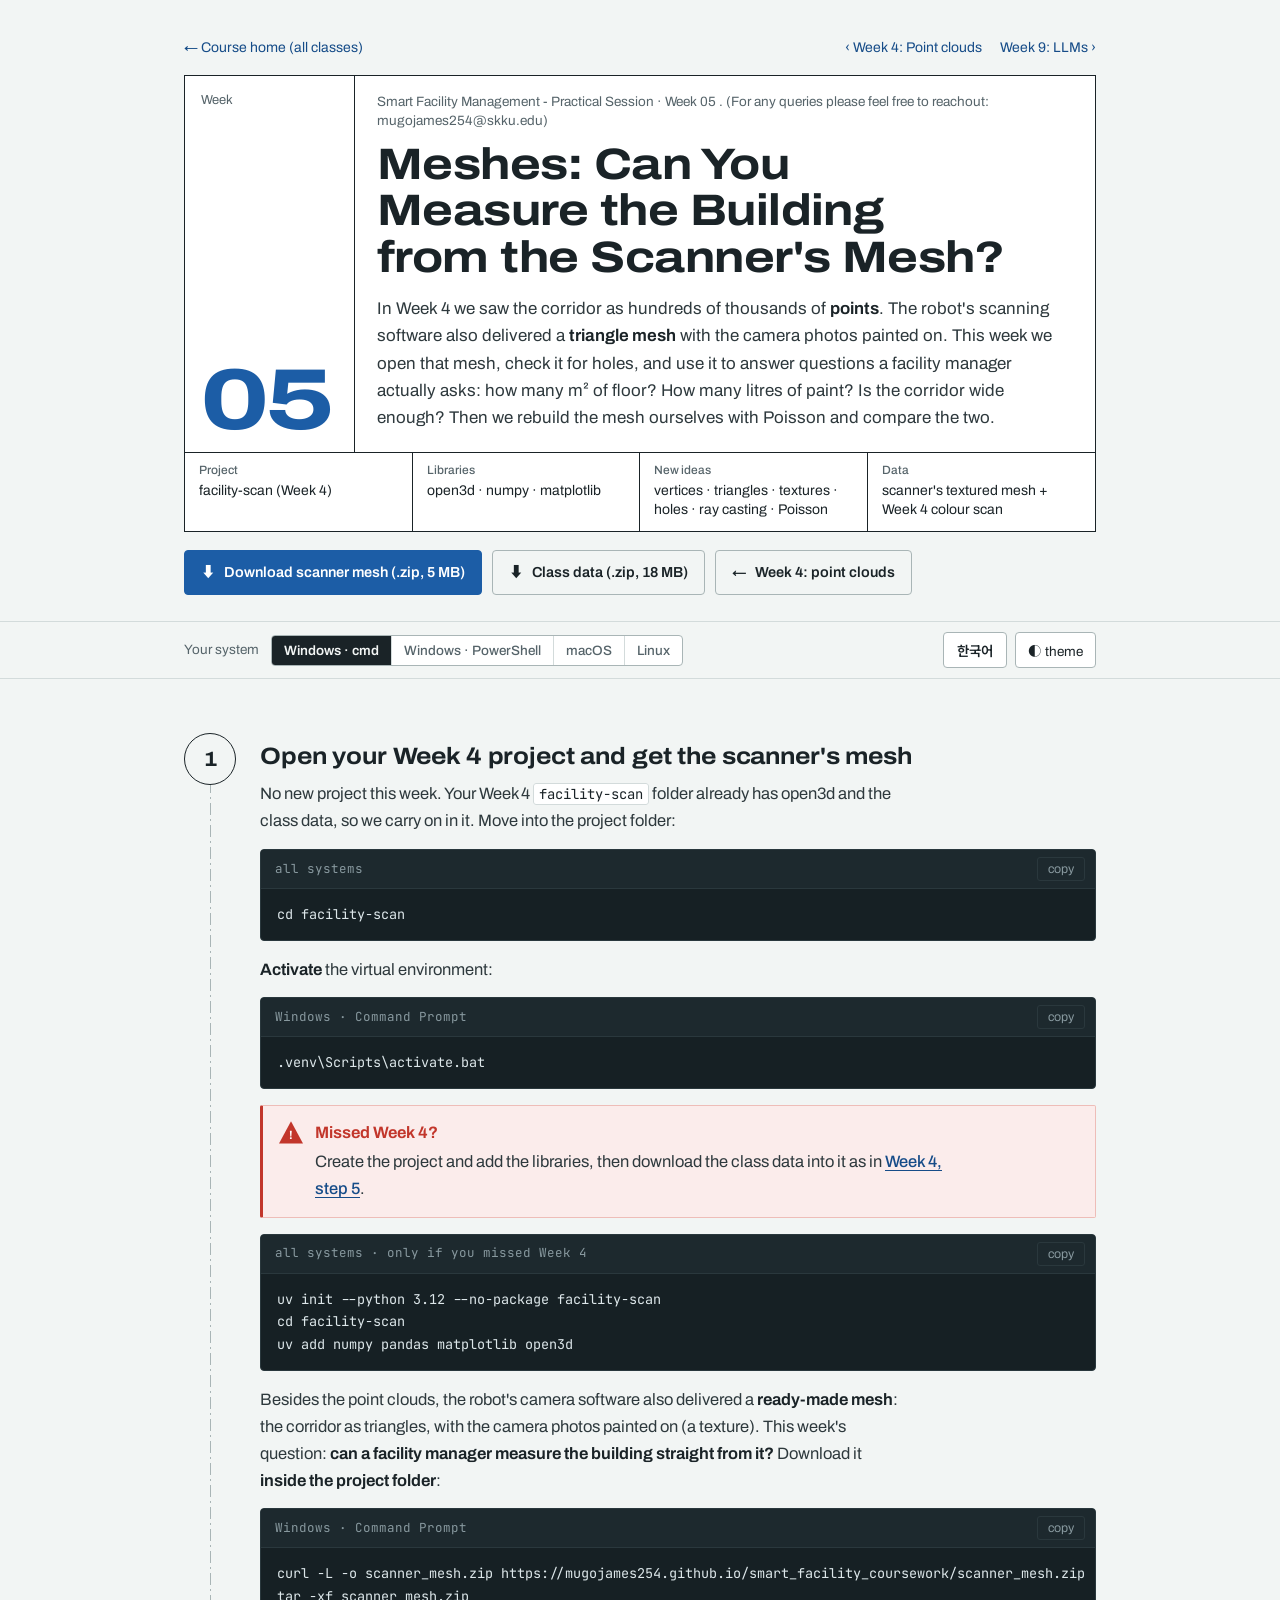
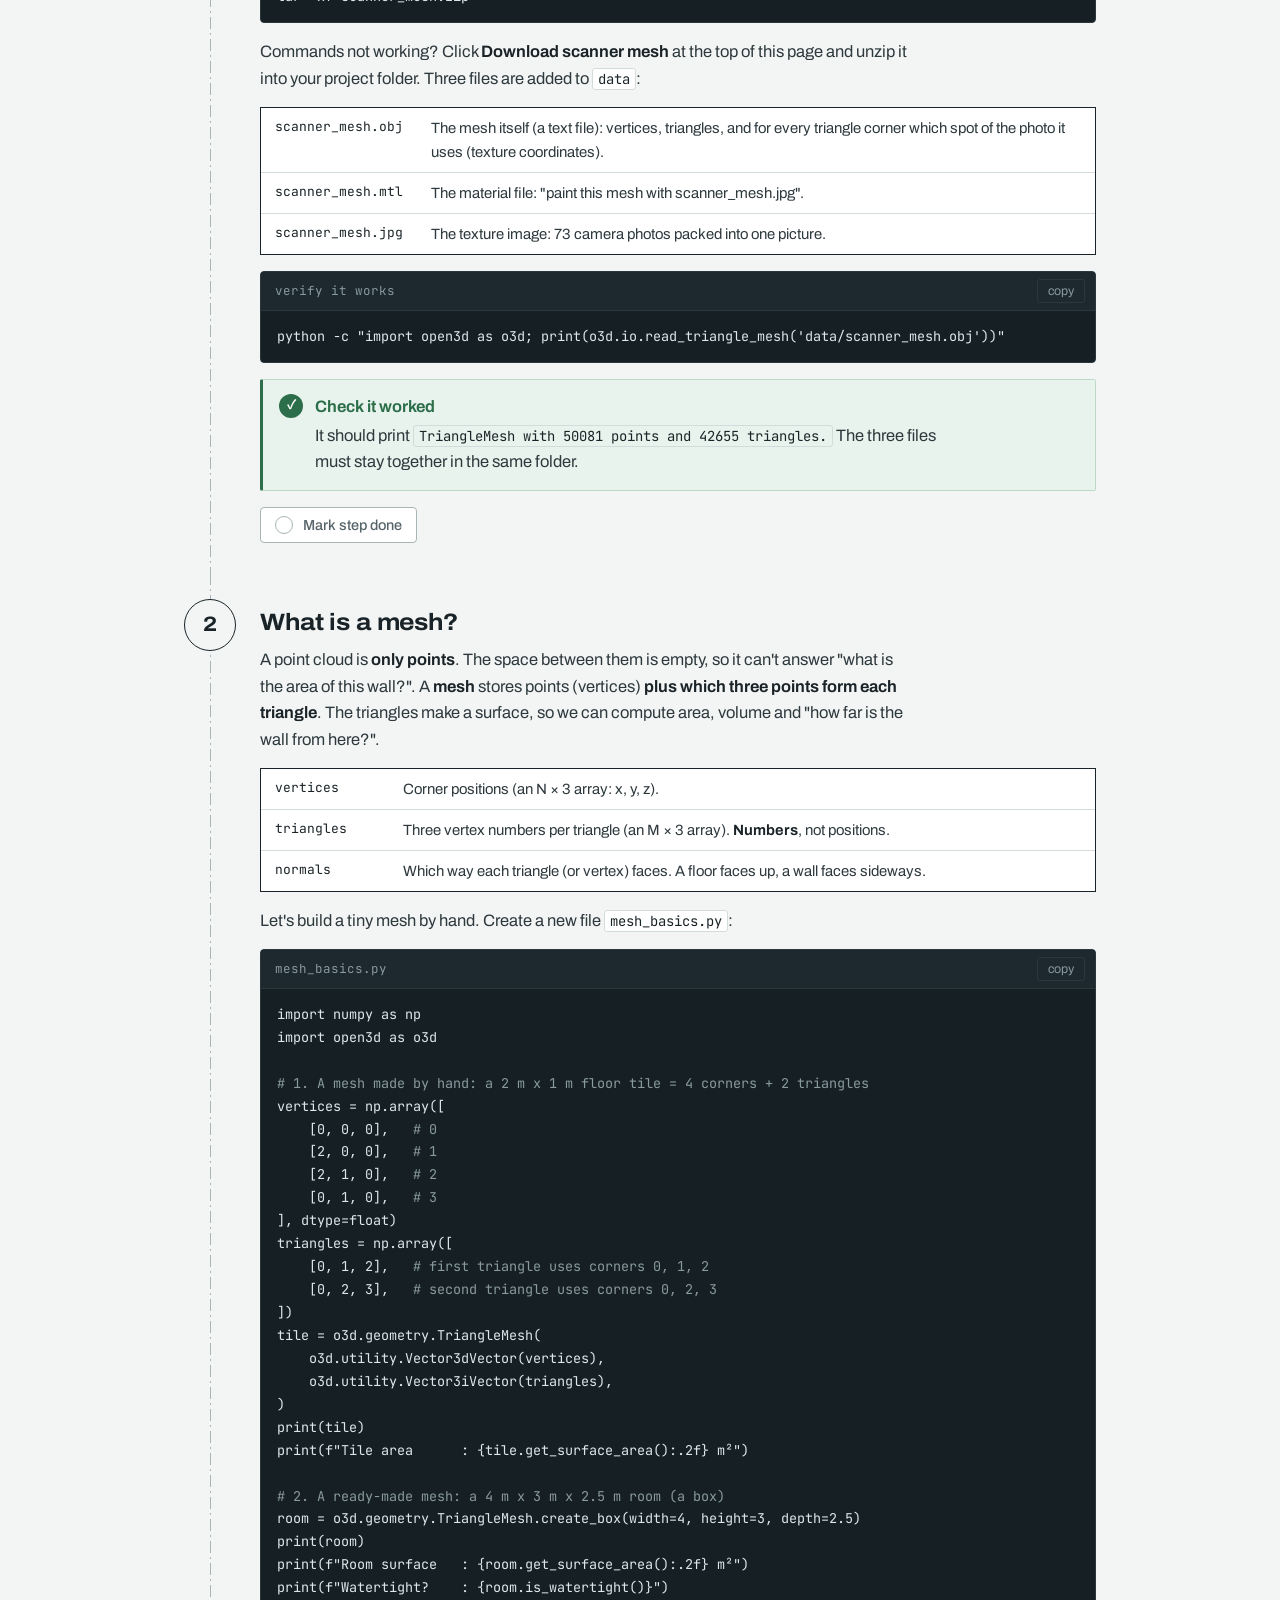
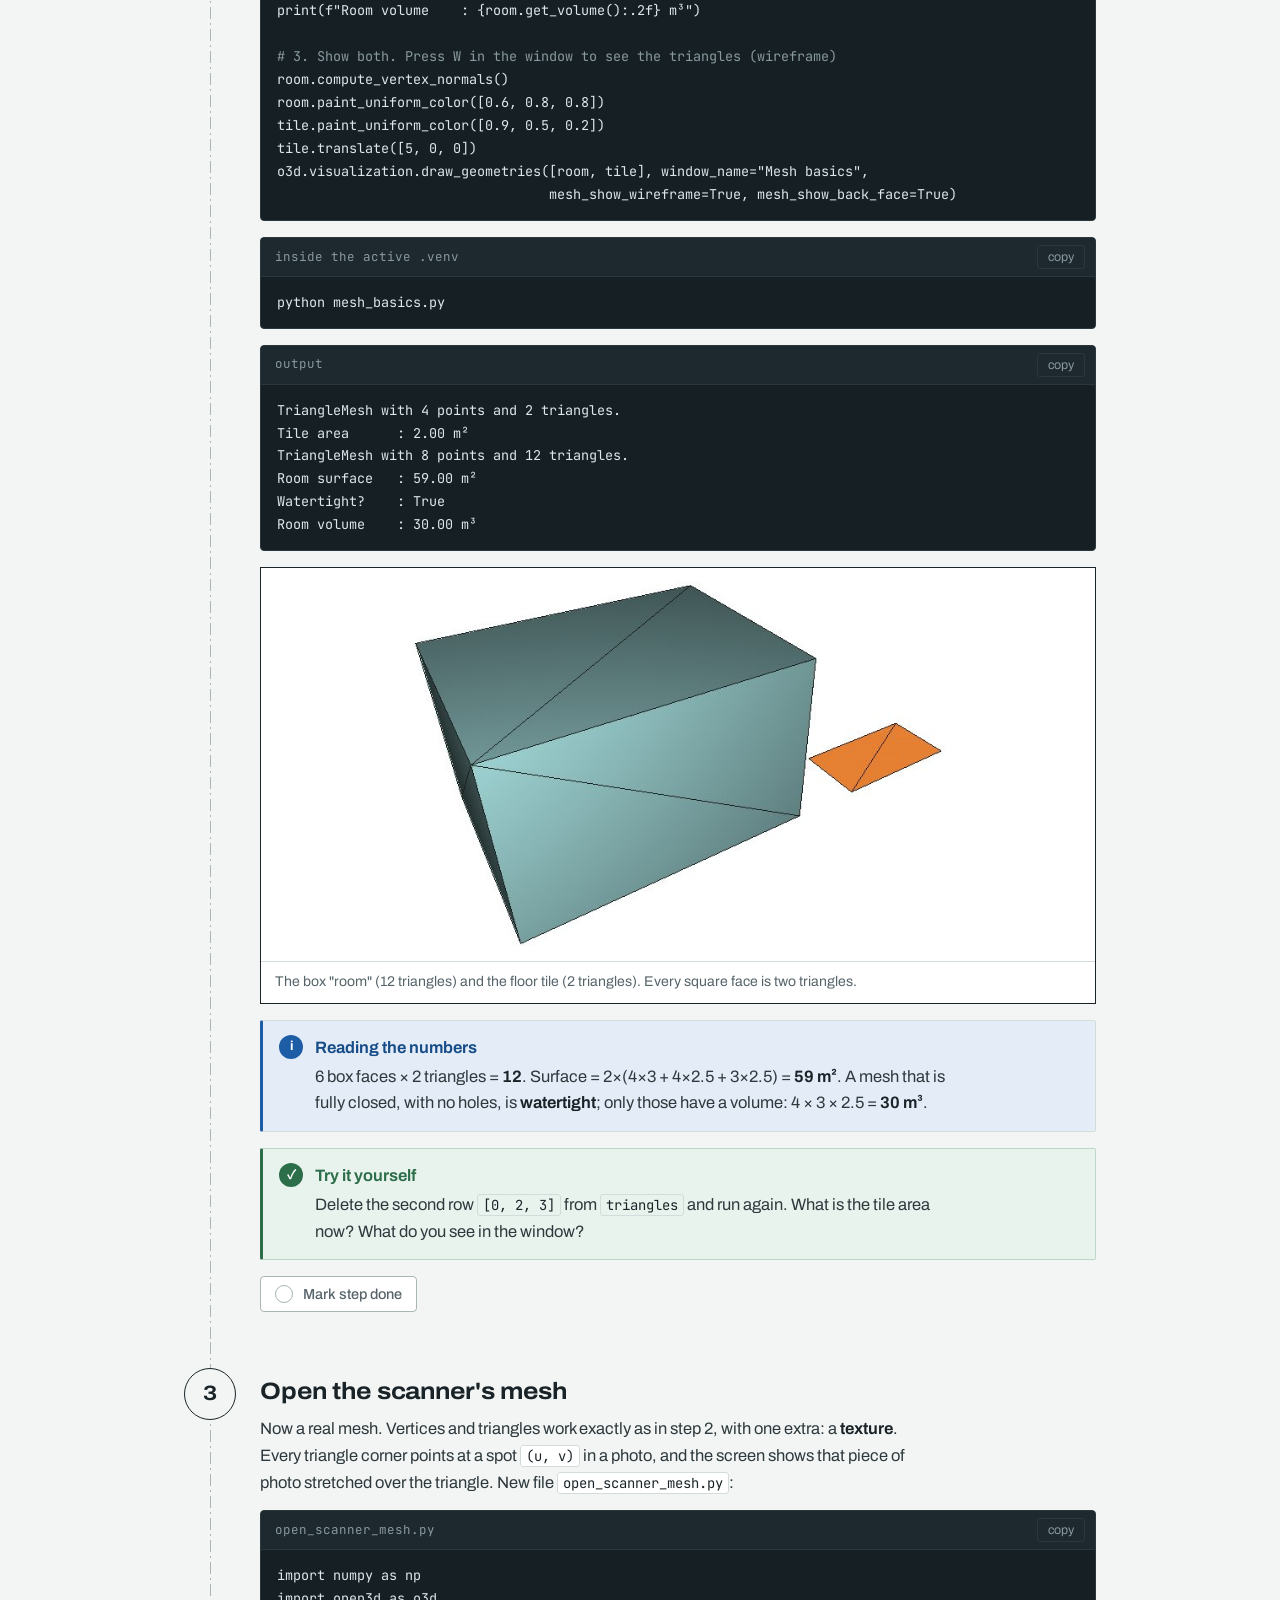
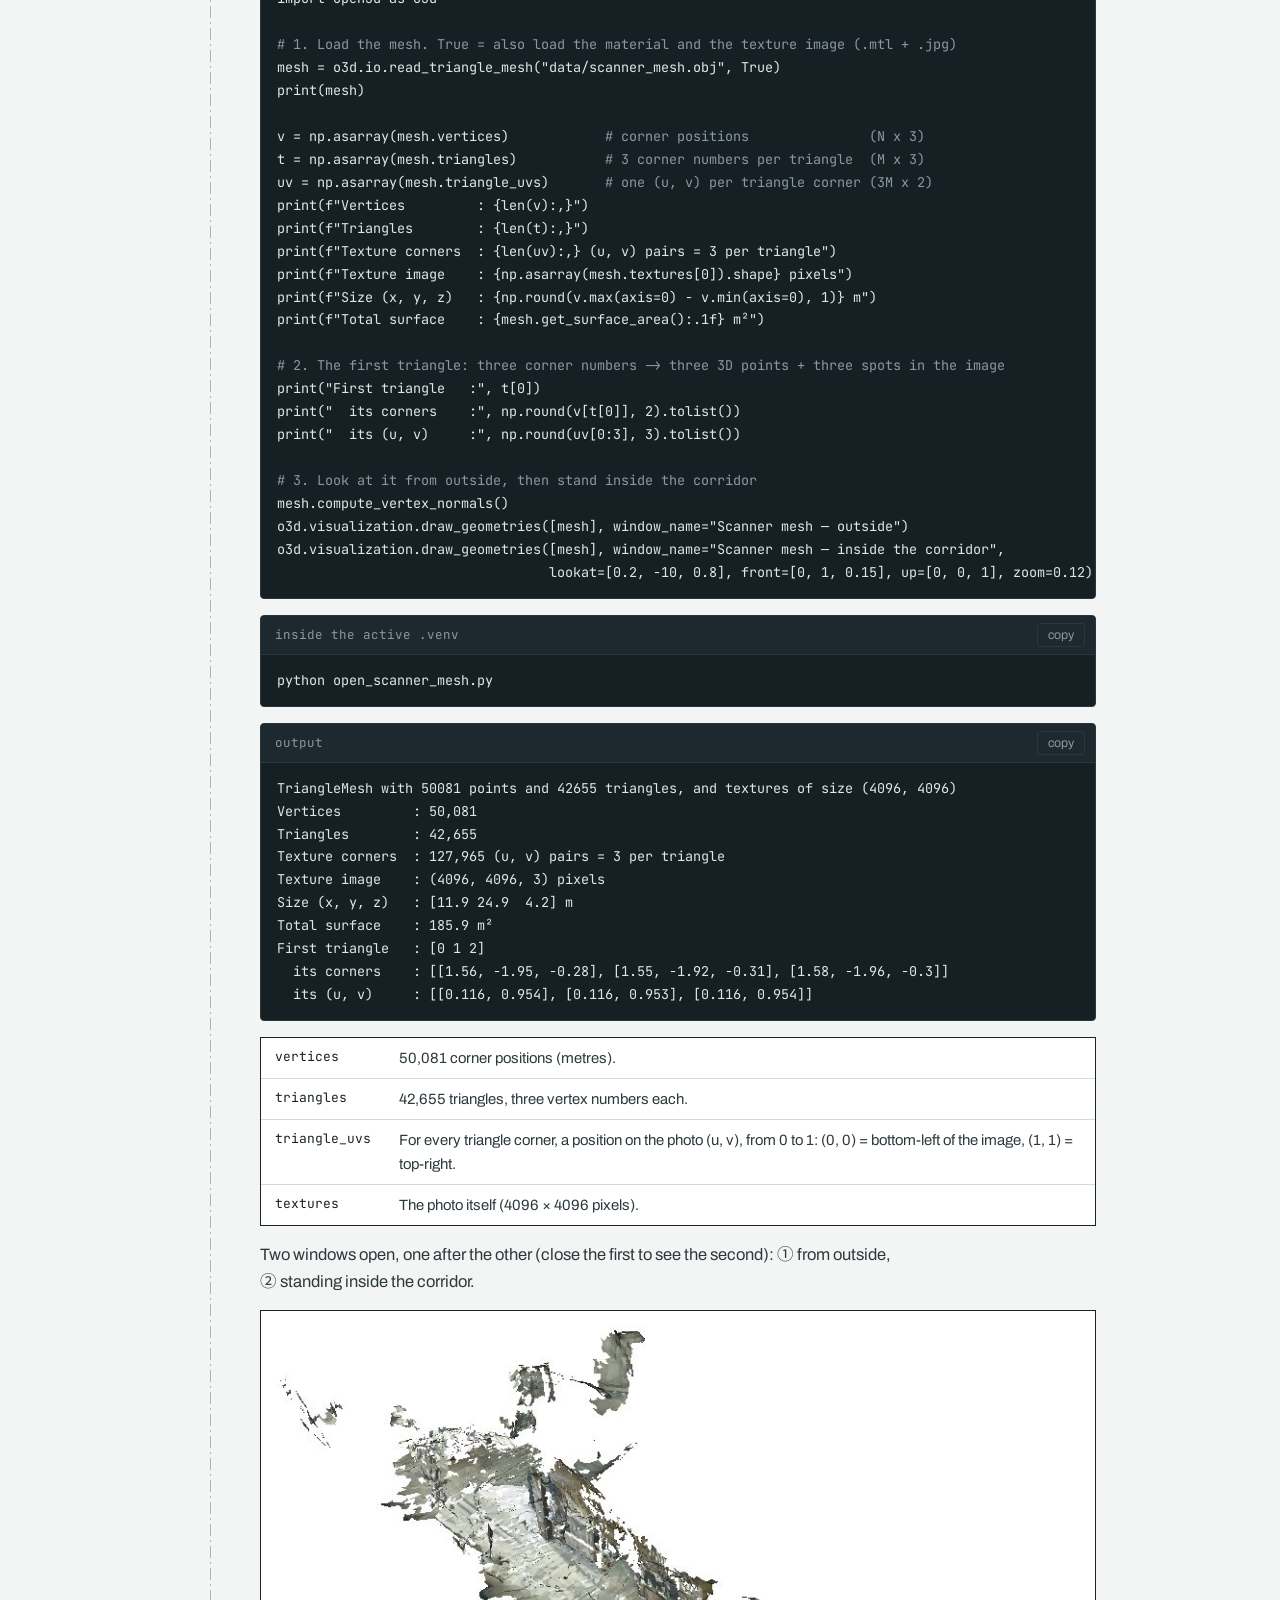
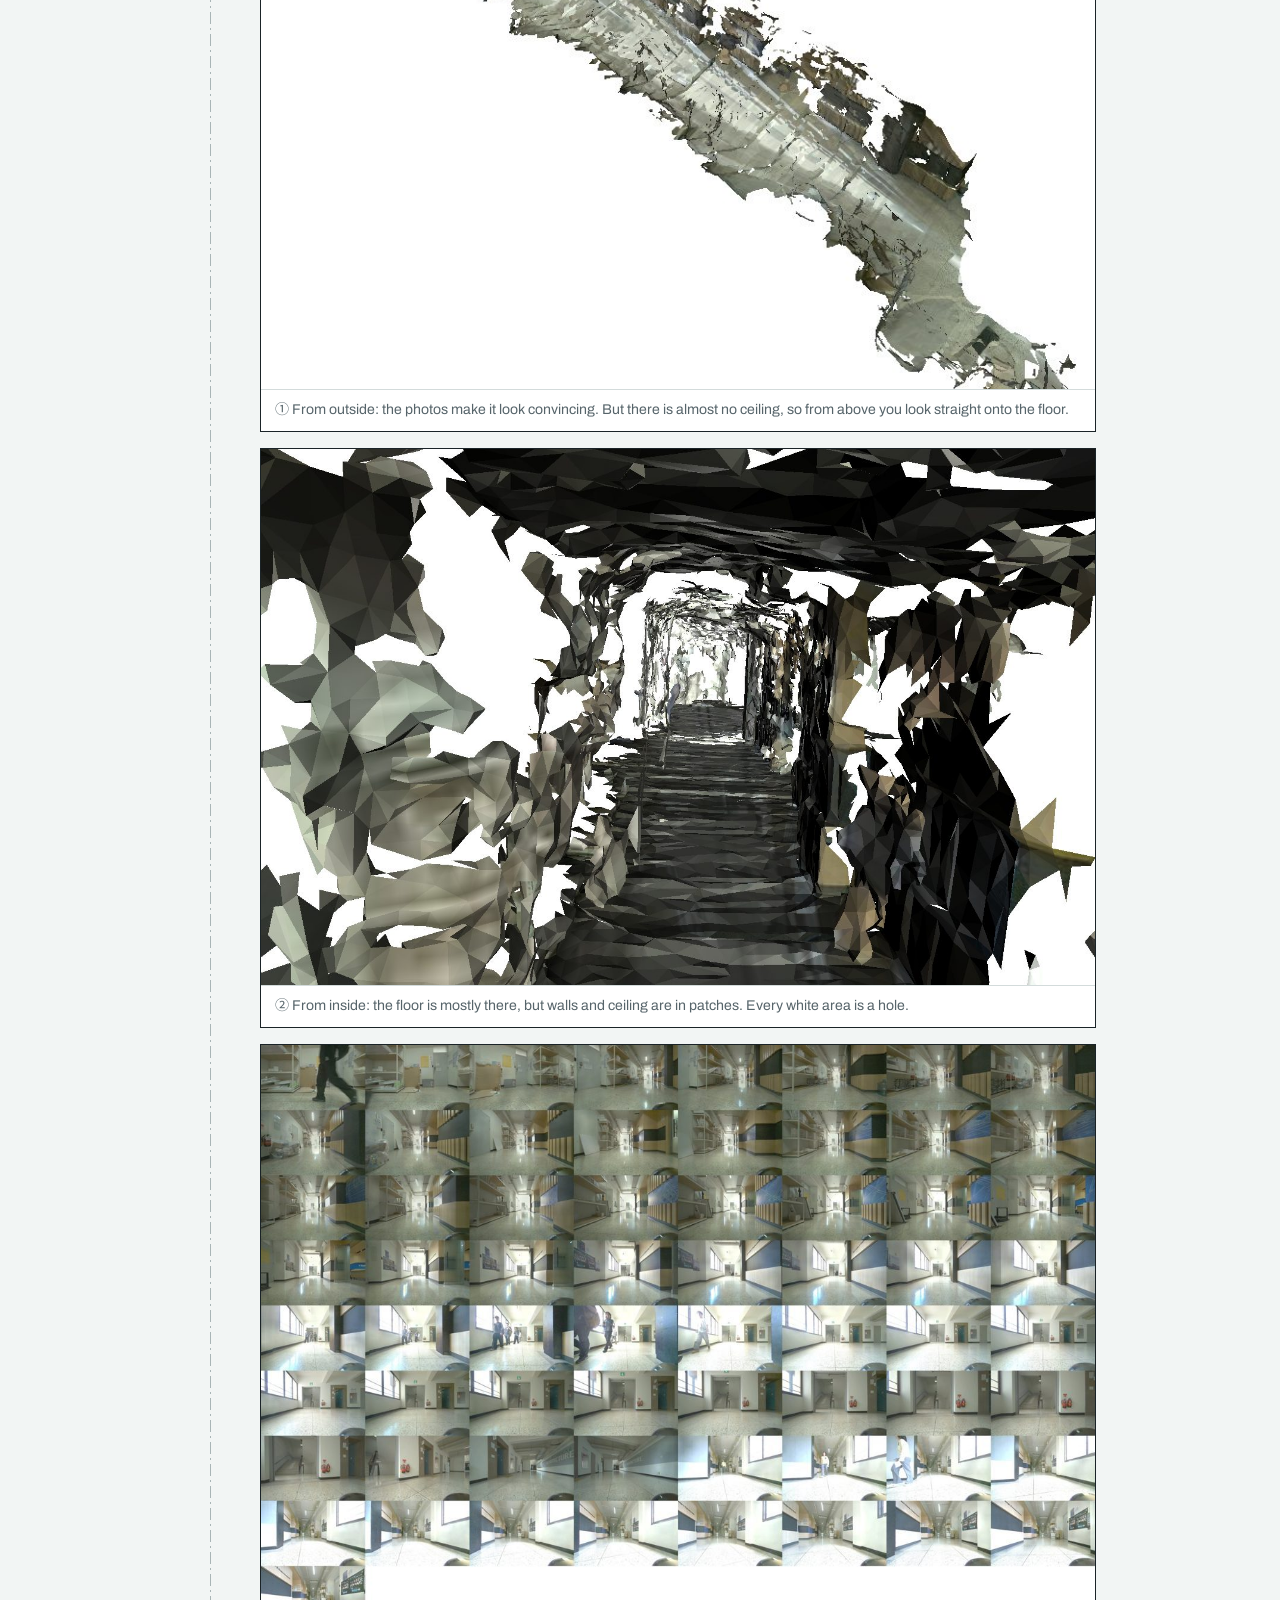
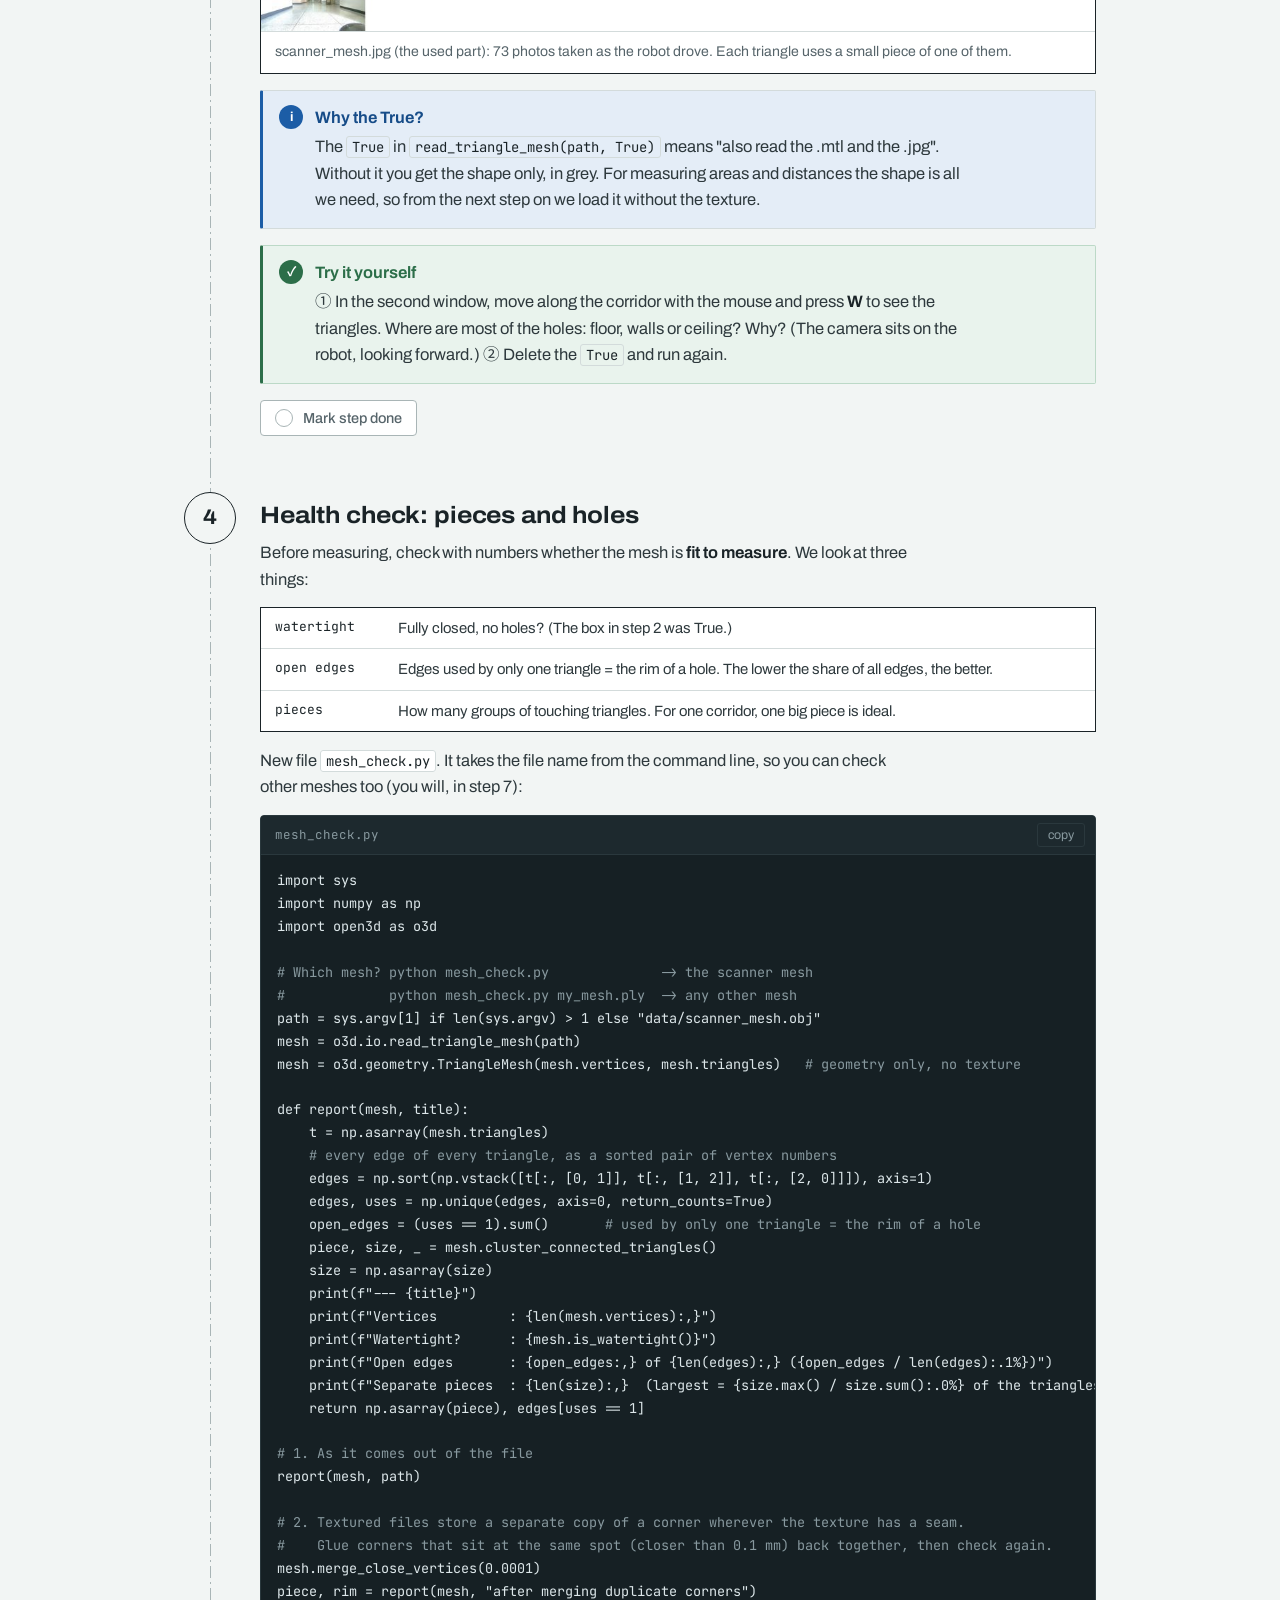
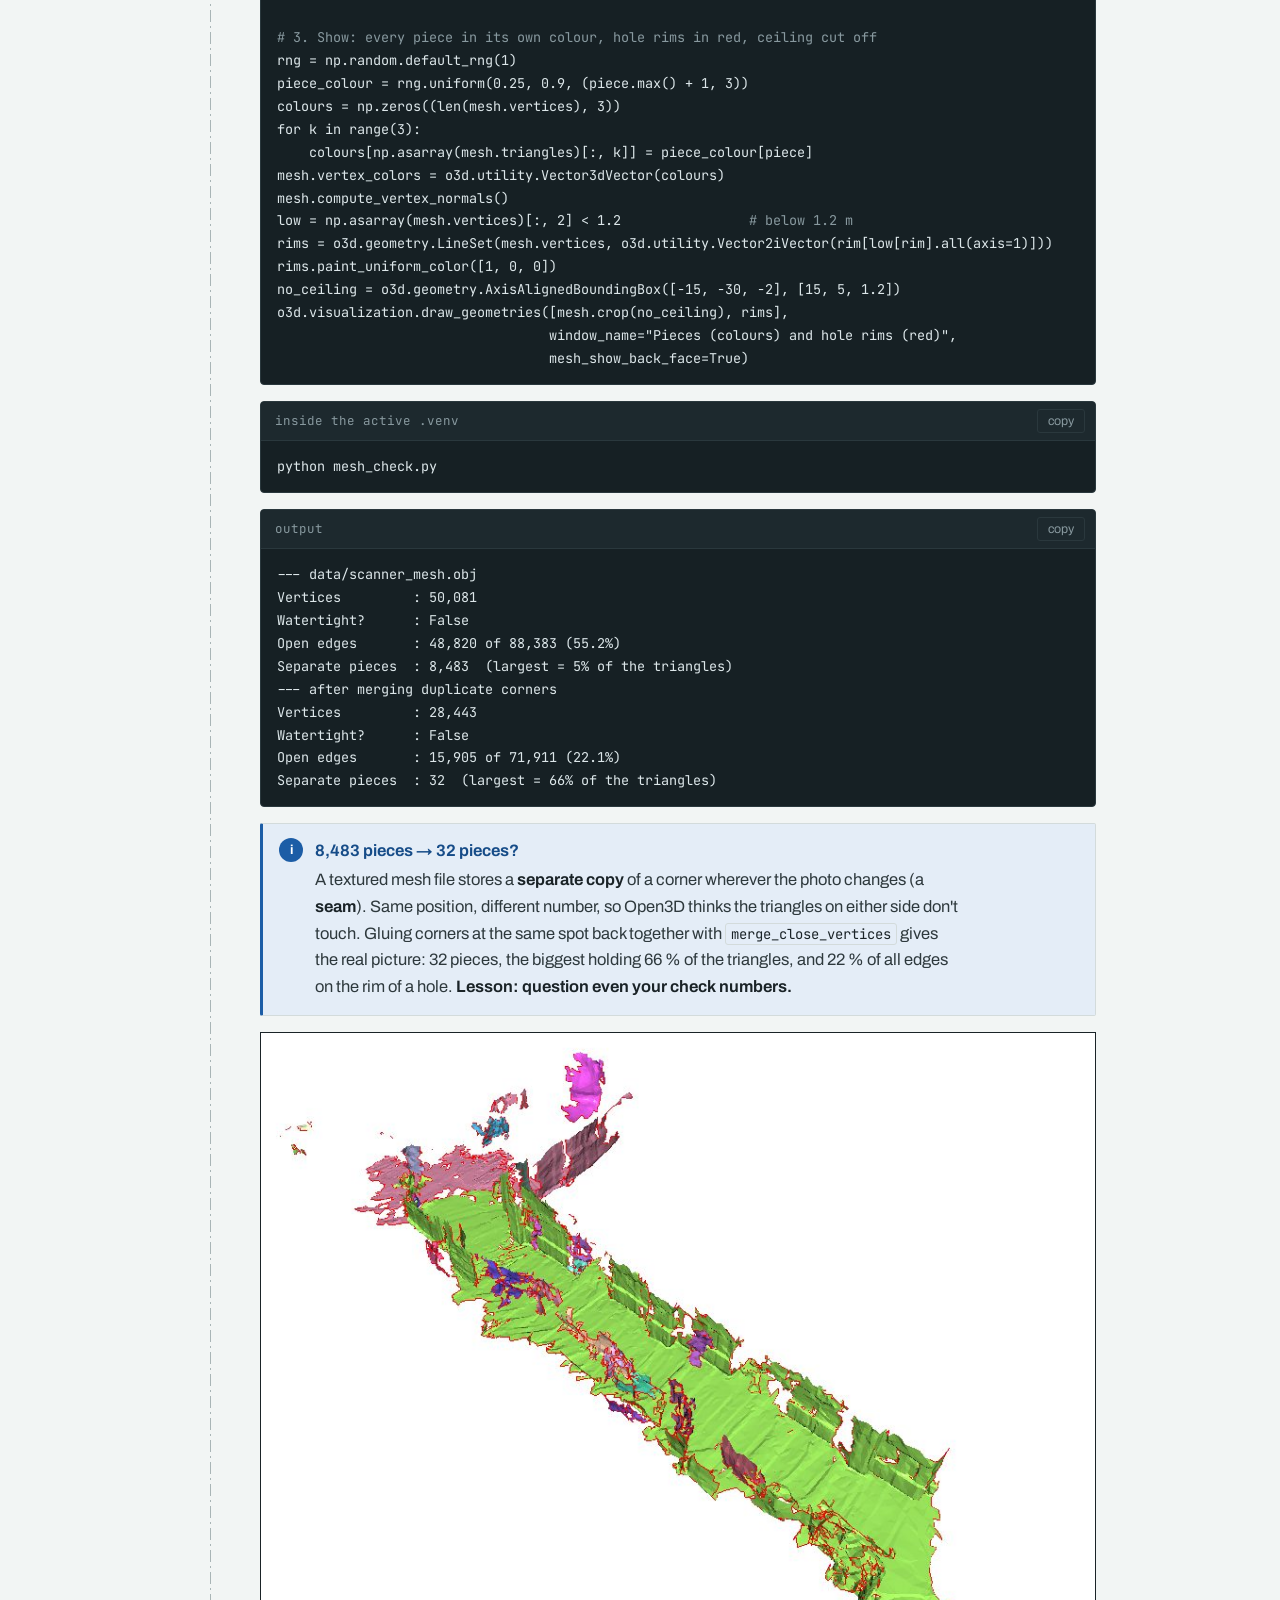
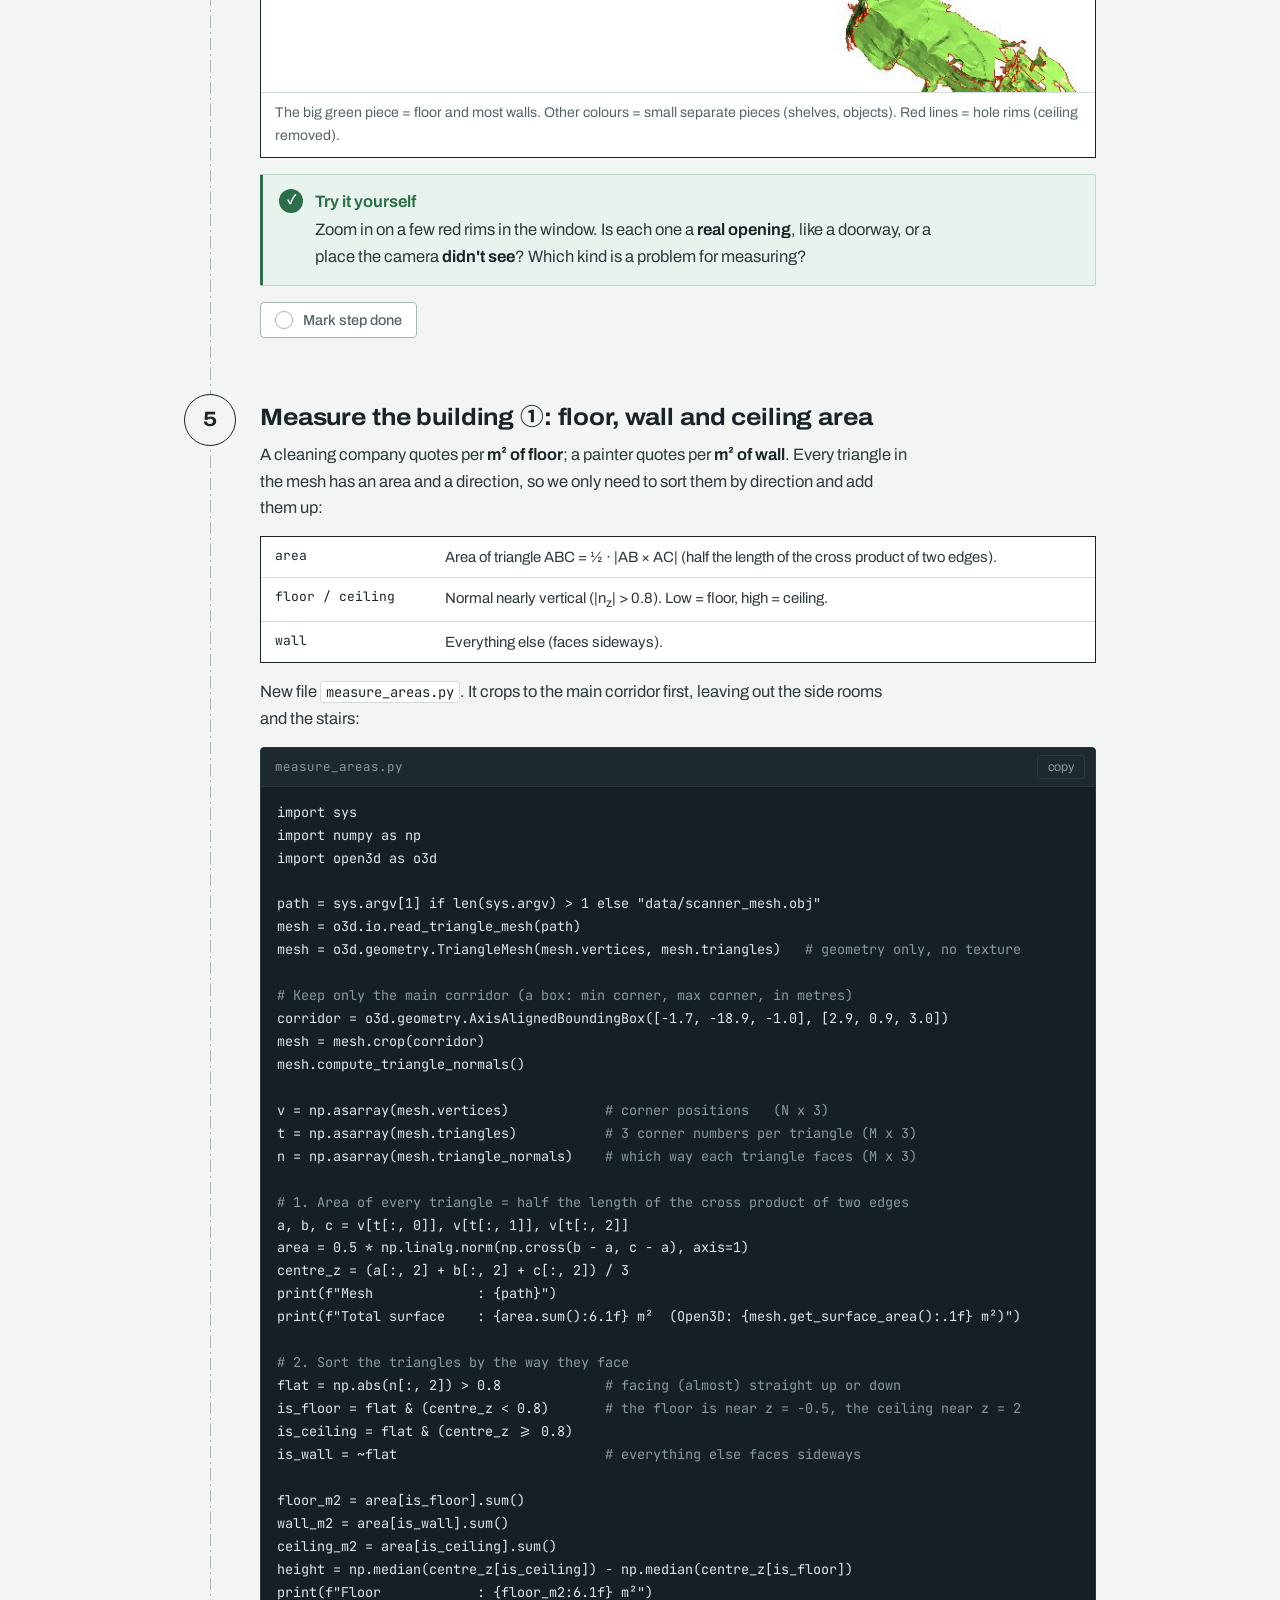
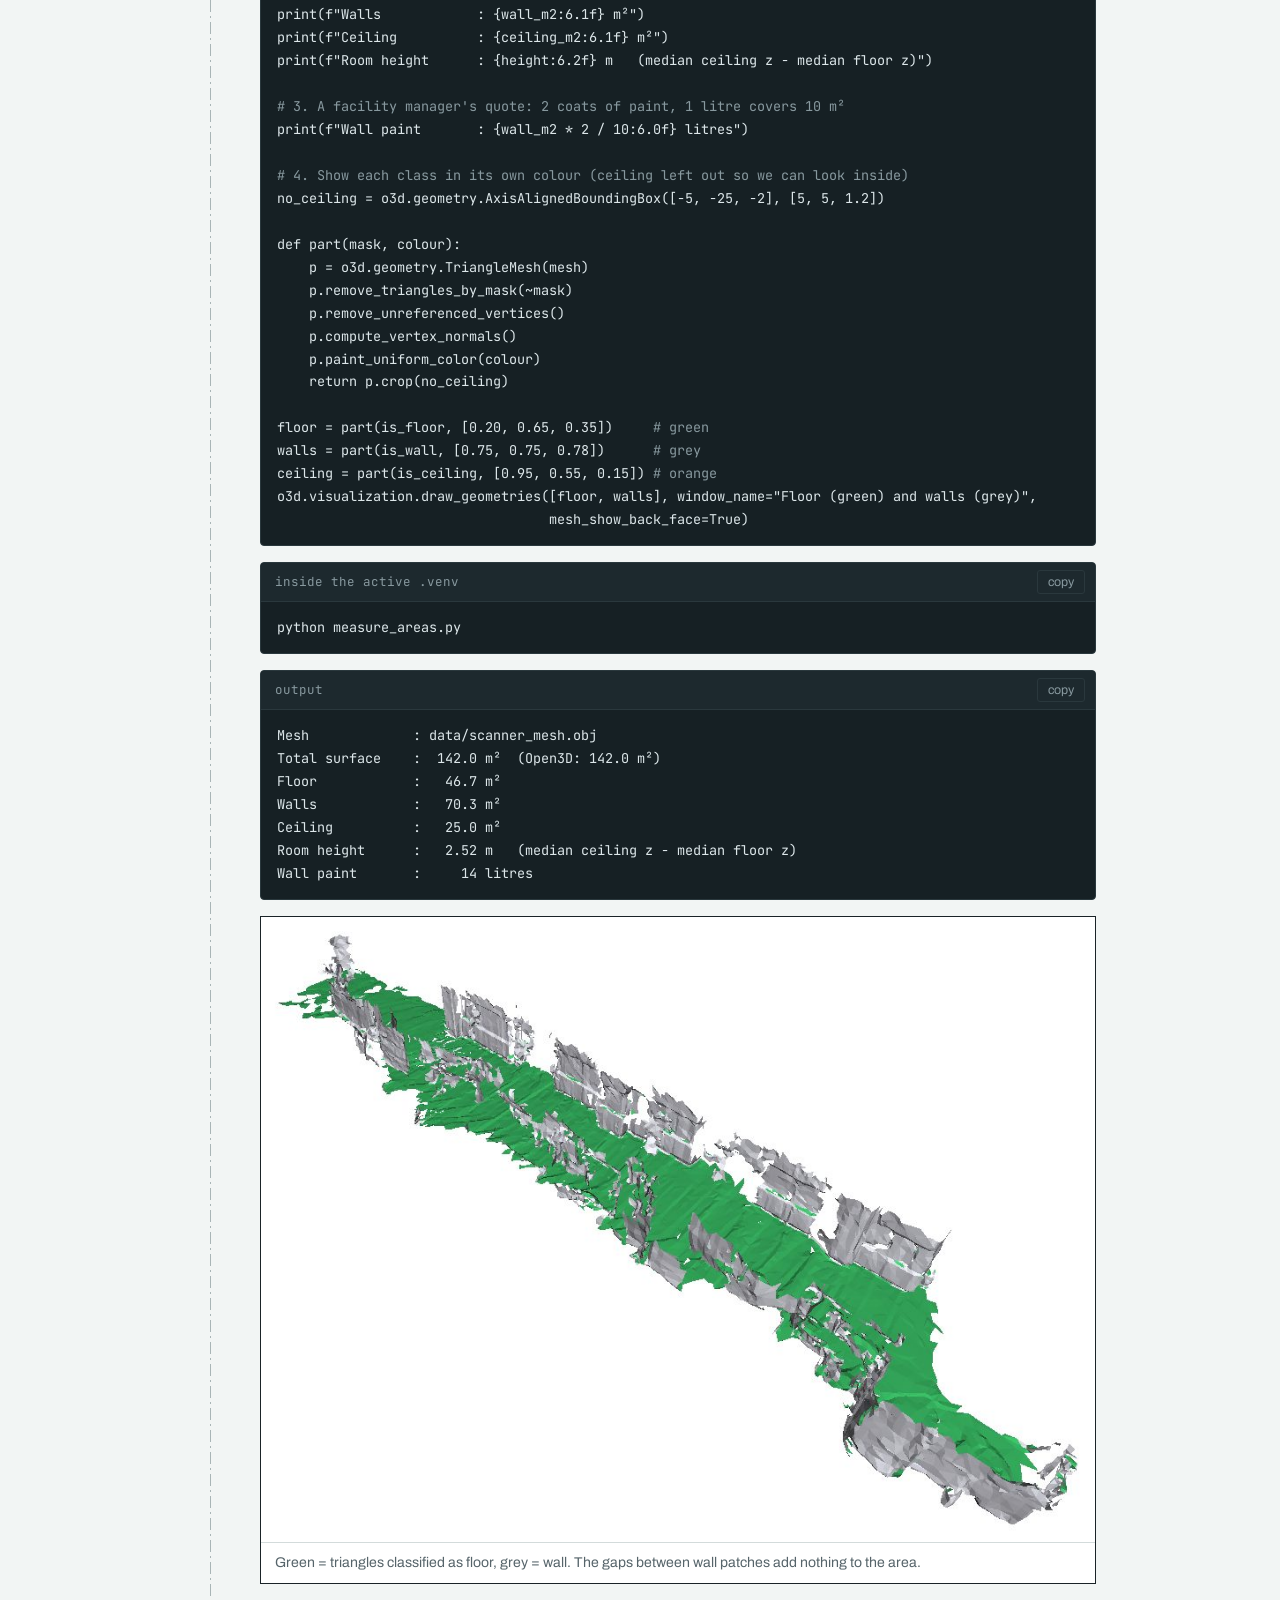
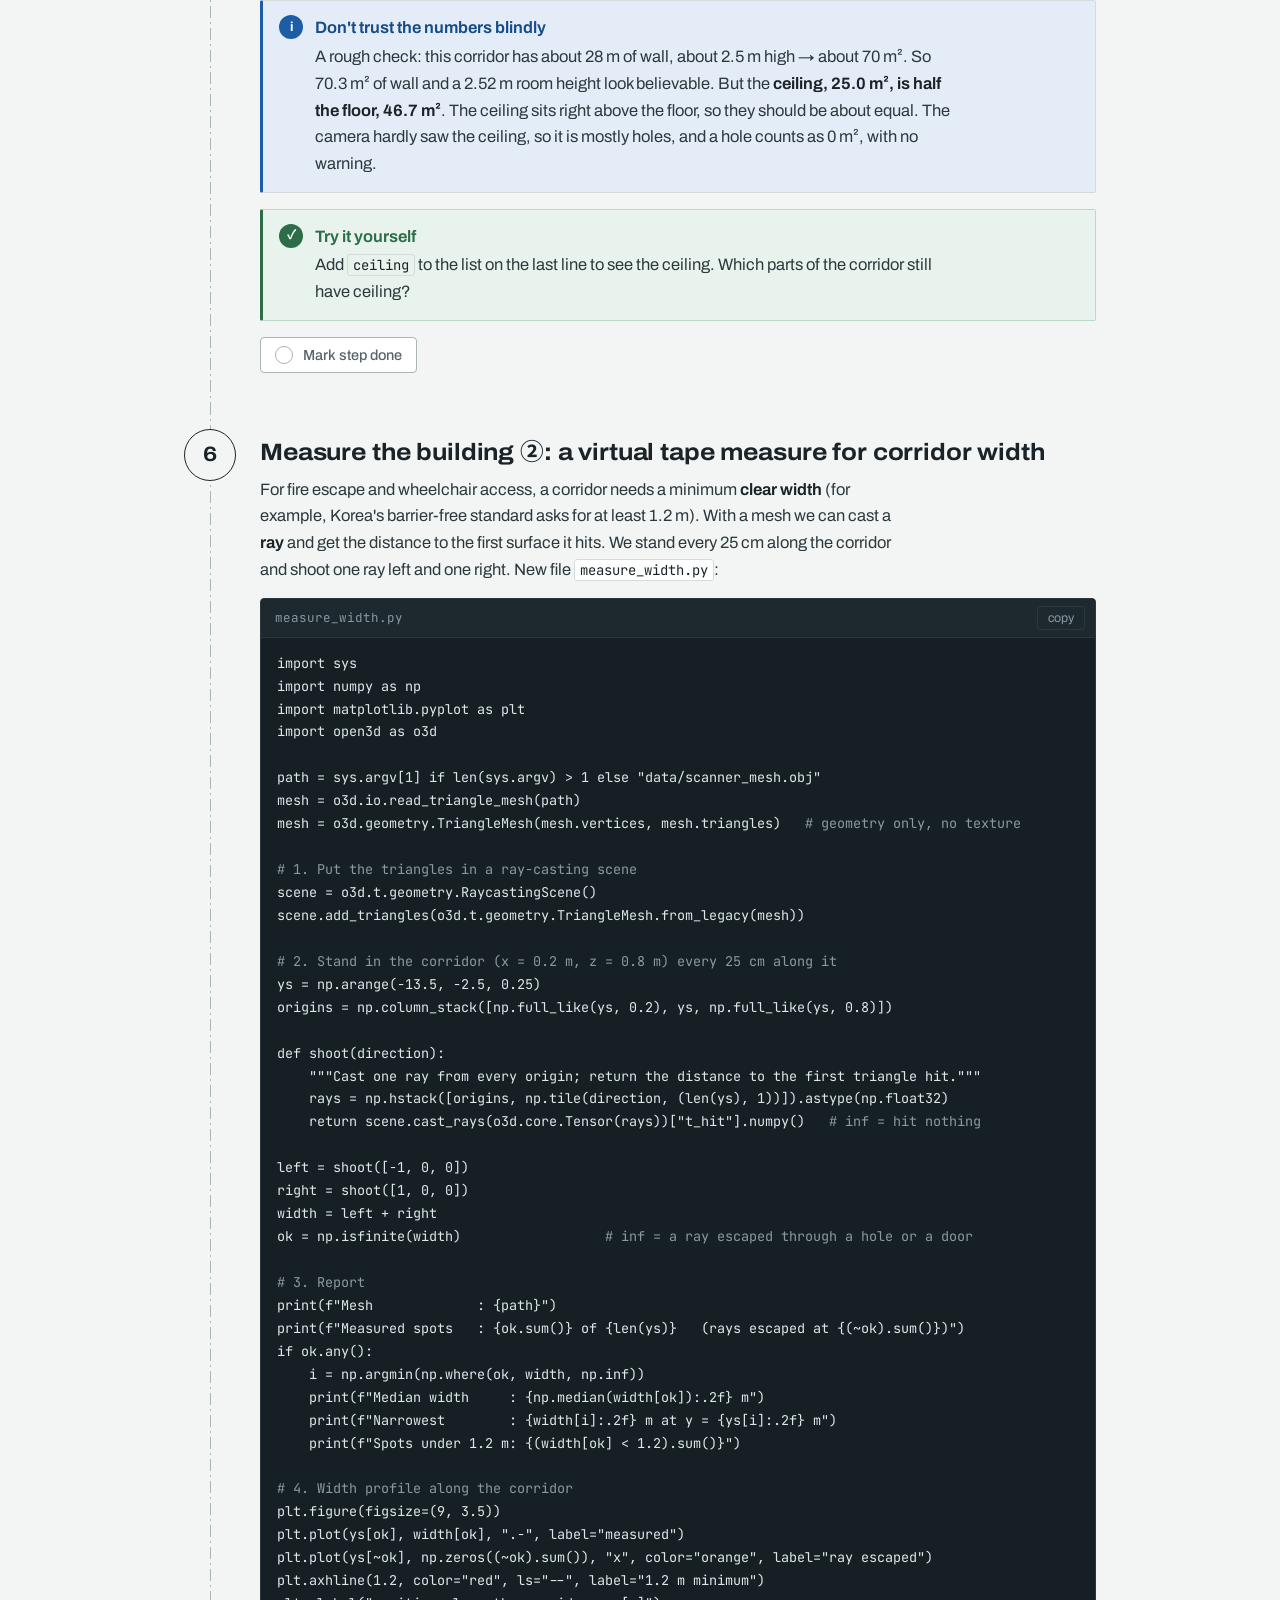
<file: week05.html>
<!doctype html>
<html lang="en">
<head>
<meta charset="utf-8">
<meta name="viewport" content="width=device-width, initial-scale=1">
<title>Scanner Mesh Lab</title>
<meta name="description" content="Week 5 practical: open the textured mesh delivered by the robot's scanner, check it for holes, measure floor, wall and ceiling area and corridor width, and rebuild it with Poisson to compare.">
<link rel="stylesheet" href="assets/course.css">
</head>
<body>
<div class="progress-bar"><div class="progress-fill" id="pfill"></div></div>

<div class="wrap">
  <header>
    <nav class="course-nav" aria-label="Course navigation">
      <a href="index.html" class="i18n" data-ko='← 강의 홈 (전체 목차)'>← Course home (all classes)</a>
      <span class="pn">
      <a href="week04.html" class="i18n" data-ko='‹ 4주차: 포인트 클라우드'>‹ Week 4: Point clouds</a>
      <a href="week09.html" class="i18n" data-ko='9주차: LLM ›'>Week 9: LLMs ›</a>
      </span>
    </nav>
    <div class="tb">
    <div class="tb-main">
      <div class="tb-sheet"><span class="tb-sheet-label i18n" data-ko='주차'>Week</span><span class="tb-sheet-no">05</span></div>
      <div class="tb-title">
        <p class="eyebrow i18n" data-ko='스마트 시설 관리 - 실습 세션 · 5주차'>Smart Facility Management - Practical Session · Week 05 . (For any queries please feel free to reachout: mugojames254@skku.edu)</p>
        <h1 class="i18n" data-ko='메시: 스캐너가 준 메시로 건물을 측정할 수 있을까?'>Meshes: Can You Measure the Building from the Scanner's Mesh?</h1>
        <p class="lede i18n" data-ko='4주차에는 복도를 수십만 개의 <strong>점</strong> 으로 보았습니다. 로봇의 스캔 소프트웨어는 사진이 입혀진 <strong>삼각형 메시</strong> 도 함께 만들어 주었습니다. 이번 주에는 그 메시를 열어 구멍을 검사하고, 시설 관리자가 실제로 묻는 질문에 답해 봅니다: 바닥은 몇 m² 인가? 페인트는 몇 리터? 복도는 충분히 넓은가? 그다음 Poisson 으로 메시를 직접 다시 만들어 두 메시를 비교합니다.'>In Week 4 we saw the corridor as hundreds of thousands of <strong>points</strong>. The robot's scanning software also delivered a <strong>triangle mesh</strong> with the camera photos painted on. This week we open that mesh, check it for holes, and use it to answer questions a facility manager actually asks: how many m² of floor? How many litres of paint? Is the corridor wide enough? Then we rebuild the mesh ourselves with Poisson and compare the two.</p>
      </div>
    </div>
    <div class="meta">
      <span class="i18n" data-ko='<b>프로젝트</b> facility-scan (4주차)'><b>Project</b> facility-scan (Week 4)</span>
      <span class="i18n" data-ko='<b>라이브러리</b> open3d · numpy · matplotlib'><b>Libraries</b> open3d · numpy · matplotlib</span>
      <span class="i18n" data-ko='<b>새 개념</b> 정점 · 삼각형 · 텍스처 · 구멍 · 광선 투사 · Poisson'><b>New ideas</b> vertices · triangles · textures · holes · ray casting · Poisson</span>
      <span class="i18n" data-ko='<b>데이터</b> 스캐너 텍스처 메시 + 4주차 컬러 스캔'><b>Data</b> scanner's textured mesh + Week 4 colour scan</span>
    </div>
    </div>
    <div class="btn-row">
      <a class="slides-btn" href="scanner_mesh.zip" download>
        <span aria-hidden="true">⬇</span>
        <span class="i18n" data-ko='스캐너 메시 내려받기 (.zip, 5 MB)'>Download scanner mesh (.zip, 5 MB)</span>
      </a>
      <a class="slides-btn ghost-btn" href="class_data.zip" download>
        <span aria-hidden="true">⬇</span>
        <span class="i18n" data-ko='수업 데이터 (.zip, 18 MB)'>Class data (.zip, 18 MB)</span>
      </a>
      <a class="slides-btn ghost-btn" href="week04.html">
        <span aria-hidden="true">←</span>
        <span class="i18n" data-ko='4주차: 포인트 클라우드'>Week 4: point clouds</span>
      </a>
    </div>
  </header>
</div>

<div class="controls">
  <div class="wrap controls-inner">
    <div style="display:flex;align-items:center;gap:12px;flex-wrap:wrap">
      <span class="os-label i18n" data-ko='사용 중인 시스템'>Your system</span>
      <div class="seg" role="group" aria-label="Choose your operating system">
        <button data-set="win-cmd" aria-pressed="true">Windows · cmd</button>
        <button data-set="win-ps" aria-pressed="false">Windows · PowerShell</button>
        <button data-set="mac" aria-pressed="false">macOS</button>
        <button data-set="linux" aria-pressed="false">Linux</button>
      </div>
    </div>
    <div class="util">
      <button class="lang-toggle" id="langBtn" aria-label="Switch language">한국어</button>
      <button class="theme-toggle" id="themeBtn" aria-label="Toggle color theme">◐ theme</button>
    </div>
  </div>
</div>

<div class="wrap">
  <main>

    <!-- STEP 1 : PROJECT + SCANNER MESH -->
    <section class="step" id="s1">
      <div class="stepnum"><div class="dot"><span>1</span></div></div>
      <div class="step-body">
        <h2 class="i18n" data-ko='4주차 프로젝트를 열고 스캐너 메시 받기'>Open your Week 4 project and get the scanner's mesh</h2>
        <p class="i18n" data-ko='새 프로젝트는 만들지 않습니다. 4주차의 <code class="ic">facility-scan</code> 폴더에 이미 open3d와 수업 데이터가 들어 있으므로 그대로 이어서 씁니다. 프로젝트 폴더로 이동하세요:'>No new project this week. Your Week 4 <code class="ic">facility-scan</code> folder already has open3d and the class data, so we carry on in it. Move into the project folder:</p>
        <div class="code">
          <div class="code-head"><span class="code-tag i18n" data-ko='모든 시스템'>all systems</span><button class="copy">copy</button></div>
          <pre><code>cd facility-scan</code></pre>
        </div>
        <p class="i18n" data-ko='가상 환경을 <strong>활성화</strong>하세요:'><strong>Activate</strong> the virtual environment:</p>
        <div data-os="win-cmd" class="osblock">
          <div class="code">
            <div class="code-head"><span class="code-tag">Windows · Command Prompt</span><button class="copy">copy</button></div>
            <pre><code>.venv\Scripts\activate.bat</code></pre>
          </div>
        </div>
        <div data-os="win-ps" class="osblock">
          <div class="code">
            <div class="code-head"><span class="code-tag">Windows · PowerShell</span><button class="copy">copy</button></div>
            <pre><code>.venv\Scripts\Activate.ps1</code></pre>
          </div>
        </div>
        <div data-os="mac linux" class="osblock">
          <div class="code">
            <div class="code-head"><span class="code-tag">macOS / Linux</span><button class="copy">copy</button></div>
            <pre><code>source .venv/bin/activate</code></pre>
          </div>
        </div>
        <div class="callout warn">
          <div class="ci">!</div>
          <div><span class="ct i18n" data-ko='4주차를 놓쳤나요?'>Missed Week 4?</span>
            <p class="i18n" data-ko='프로젝트를 새로 만들고 라이브러리를 추가하세요. 그다음 <a class="inline-link" href="week04.html#s5">4주차 5단계</a> 의 방법으로 수업 데이터를 프로젝트 안에 받으세요.'>Create the project and add the libraries, then download the class data into it as in <a class="inline-link" href="week04.html#s5">Week 4, step 5</a>.</p>
          </div>
        </div>
        <div class="code">
          <div class="code-head"><span class="code-tag i18n" data-ko='모든 시스템 · 4주차를 놓친 경우만'>all systems · only if you missed Week 4</span><button class="copy">copy</button></div>
<pre><code>uv init --python 3.12 --no-package facility-scan
cd facility-scan
uv add numpy pandas matplotlib open3d</code></pre>
        </div>
        <p class="i18n" data-ko='로봇의 카메라 소프트웨어는 포인트 클라우드 외에 <strong>완성된 메시</strong> 도 만들어 주었습니다. 사진이 입혀진(텍스처) 복도 메시입니다. 이번 주의 질문: <strong>시설 관리자가 이 메시로 바로 건물을 측정해도 될까?</strong> 메시를 <strong>프로젝트 폴더 안에서</strong> 받으세요:'>Besides the point clouds, the robot's camera software also delivered a <strong>ready-made mesh</strong>: the corridor as triangles, with the camera photos painted on (a texture). This week's question: <strong>can a facility manager measure the building straight from it?</strong> Download it <strong>inside the project folder</strong>:</p>
        <div data-os="win-cmd" class="osblock">
          <div class="code">
            <div class="code-head"><span class="code-tag">Windows · Command Prompt</span><button class="copy">copy</button></div>
<pre><code>curl -L -o scanner_mesh.zip https://mugojames254.github.io/smart_facility_coursework/scanner_mesh.zip
tar -xf scanner_mesh.zip</code></pre>
          </div>
        </div>
        <div data-os="win-ps" class="osblock">
          <div class="code">
            <div class="code-head"><span class="code-tag">Windows · PowerShell</span><button class="copy">copy</button></div>
<pre><code>curl.exe -L -o scanner_mesh.zip https://mugojames254.github.io/smart_facility_coursework/scanner_mesh.zip
tar -xf scanner_mesh.zip</code></pre>
          </div>
        </div>
        <div data-os="mac linux" class="osblock">
          <div class="code">
            <div class="code-head"><span class="code-tag">macOS / Linux</span><button class="copy">copy</button></div>
<pre><code>curl -L -o scanner_mesh.zip https://mugojames254.github.io/smart_facility_coursework/scanner_mesh.zip
unzip scanner_mesh.zip</code></pre>
          </div>
        </div>
        <p class="i18n" data-ko='명령이 안 되나요? 페이지 맨 위의 <strong>스캐너 메시 내려받기</strong> 버튼을 누르고 프로젝트 폴더에 풀어도 됩니다. <code class="ic">data</code> 폴더에 파일 세 개가 추가됩니다:'>Commands not working? Click <strong>Download scanner mesh</strong> at the top of this page and unzip it into your project folder. Three files are added to <code class="ic">data</code>:</p>
        <div class="tree">
          <table>
            <tr><td>scanner_mesh.obj</td><td class="i18n" data-ko='메시 본체 (텍스트 파일): 정점, 삼각형, 그리고 각 삼각형 꼭짓점이 사진의 어디를 쓰는지 (텍스처 좌표).'>The mesh itself (a text file): vertices, triangles, and for every triangle corner which spot of the photo it uses (texture coordinates).</td></tr>
            <tr><td>scanner_mesh.mtl</td><td class="i18n" data-ko='재질 파일: &quot;이 메시에는 scanner_mesh.jpg 를 입혀라&quot;.'>The material file: "paint this mesh with scanner_mesh.jpg".</td></tr>
            <tr><td>scanner_mesh.jpg</td><td class="i18n" data-ko='텍스처 이미지: 카메라 사진 73장을 한 장에 모은 것.'>The texture image: 73 camera photos packed into one picture.</td></tr>
          </table>
        </div>
        <div class="code">
          <div class="code-head"><span class="code-tag i18n" data-ko='동작 확인'>verify it works</span><button class="copy">copy</button></div>
          <pre><code>python -c "import open3d as o3d; print(o3d.io.read_triangle_mesh('data/scanner_mesh.obj'))"</code></pre>
        </div>
        <div class="callout verify">
          <div class="ci">✓</div>
          <div><span class="ct i18n" data-ko='제대로 됐는지 확인'>Check it worked</span>
            <p class="i18n" data-ko='<code class="ic">TriangleMesh with 50081 points and 42655 triangles.</code> 가 출력되어야 합니다. 세 파일은 반드시 같은 폴더에 있어야 합니다.'>It should print <code class="ic">TriangleMesh with 50081 points and 42655 triangles.</code> The three files must stay together in the same folder.</p>
          </div>
        </div>
        <div class="done-row"><button class="done-btn" data-done="s1"><span class="box"></span><span class="done-label"> Mark step done</span></button></div>
      </div>
    </section>

    <!-- STEP 2 : WHAT IS A MESH -->
    <section class="step" id="s2">
      <div class="stepnum"><div class="dot"><span>2</span></div></div>
      <div class="step-body">
        <h2 class="i18n" data-ko='메시란 무엇인가?'>What is a mesh?</h2>
        <p class="i18n" data-ko='포인트 클라우드는 <strong>점만</strong> 있습니다. 점 사이는 비어 있어서 &quot;이 벽의 넓이는?&quot; 같은 질문에 답할 수 없습니다. <strong>메시</strong> 는 점(정점, vertex)에 더해 <strong>어느 세 점이 삼각형을 이루는지</strong> 를 저장합니다. 삼각형이 면을 만들기 때문에 넓이, 부피, 그리고 &quot;여기서 벽까지 몇 m?&quot; 를 계산할 수 있습니다.'>A point cloud is <strong>only points</strong>. The space between them is empty, so it can't answer "what is the area of this wall?". A <strong>mesh</strong> stores points (vertices) <strong>plus which three points form each triangle</strong>. The triangles make a surface, so we can compute area, volume and "how far is the wall from here?".</p>
        <div class="tree">
          <table>
            <tr><td>vertices</td><td class="i18n" data-ko='모서리 점들의 위치 (N × 3 배열: x, y, z).'>Corner positions (an N × 3 array: x, y, z).</td></tr>
            <tr><td>triangles</td><td class="i18n" data-ko='삼각형마다 정점 번호 3개 (M × 3 배열). 위치가 아니라 <strong>번호</strong> 입니다.'>Three vertex numbers per triangle (an M × 3 array). <strong>Numbers</strong>, not positions.</td></tr>
            <tr><td>normals</td><td class="i18n" data-ko='각 삼각형(또는 정점)이 바라보는 방향. 바닥은 위, 벽은 옆.'>Which way each triangle (or vertex) faces. A floor faces up, a wall faces sideways.</td></tr>
          </table>
        </div>
        <p class="i18n" data-ko='손으로 작은 메시를 만들어 봅시다. 새 파일 <code class="ic">mesh_basics.py</code> 를 만드세요:'>Let's build a tiny mesh by hand. Create a new file <code class="ic">mesh_basics.py</code>:</p>
        <div class="code">
          <div class="code-head"><span class="code-tag">mesh_basics.py</span><button class="copy">copy</button></div>
<pre><code>import numpy as np
import open3d as o3d

<span class="cmt"># 1. A mesh made by hand: a 2 m x 1 m floor tile = 4 corners + 2 triangles</span>
vertices = np.array([
    [0, 0, 0],   <span class="cmt"># 0</span>
    [2, 0, 0],   <span class="cmt"># 1</span>
    [2, 1, 0],   <span class="cmt"># 2</span>
    [0, 1, 0],   <span class="cmt"># 3</span>
], dtype=float)
triangles = np.array([
    [0, 1, 2],   <span class="cmt"># first triangle uses corners 0, 1, 2</span>
    [0, 2, 3],   <span class="cmt"># second triangle uses corners 0, 2, 3</span>
])
tile = o3d.geometry.TriangleMesh(
    o3d.utility.Vector3dVector(vertices),
    o3d.utility.Vector3iVector(triangles),
)
print(tile)
print(f"Tile area      : {tile.get_surface_area():.2f} m²")

<span class="cmt"># 2. A ready-made mesh: a 4 m x 3 m x 2.5 m room (a box)</span>
room = o3d.geometry.TriangleMesh.create_box(width=4, height=3, depth=2.5)
print(room)
print(f"Room surface   : {room.get_surface_area():.2f} m²")
print(f"Watertight?    : {room.is_watertight()}")
print(f"Room volume    : {room.get_volume():.2f} m³")

<span class="cmt"># 3. Show both. Press W in the window to see the triangles (wireframe)</span>
room.compute_vertex_normals()
room.paint_uniform_color([0.6, 0.8, 0.8])
tile.paint_uniform_color([0.9, 0.5, 0.2])
tile.translate([5, 0, 0])
o3d.visualization.draw_geometries([room, tile], window_name="Mesh basics",
                                  mesh_show_wireframe=True, mesh_show_back_face=True)</code></pre>
        </div>
        <div class="code">
          <div class="code-head"><span class="code-tag i18n" data-ko='활성화된 .venv 안에서'>inside the active .venv</span><button class="copy">copy</button></div>
          <pre><code>python mesh_basics.py</code></pre>
        </div>
        <div class="code">
          <div class="code-head"><span class="code-tag i18n" data-ko='출력'>output</span><button class="copy">copy</button></div>
<pre><code>TriangleMesh with 4 points and 2 triangles.
Tile area      : 2.00 m²
TriangleMesh with 8 points and 12 triangles.
Room surface   : 59.00 m²
Watertight?    : True
Room volume    : 30.00 m³</code></pre>
        </div>
        <figure>
          <img src="assets/week05_mesh_basics.jpg" alt="A teal box drawn with its triangle edges, next to an orange rectangle split into two triangles" loading="lazy" style="max-width:560px;margin:0 auto">
          <figcaption class="i18n" data-ko='상자 &quot;방&quot; (삼각형 12개)과 바닥 타일 (삼각형 2개). 사각형 면 하나 = 삼각형 두 개.'>The box "room" (12 triangles) and the floor tile (2 triangles). Every square face is two triangles.</figcaption>
        </figure>
        <div class="callout tip">
          <div class="ci">i</div>
          <div><span class="ct i18n" data-ko='숫자 읽기'>Reading the numbers</span>
            <p class="i18n" data-ko='상자의 면 6개 × 삼각형 2개 = <strong>12</strong>. 표면적 = 2×(4×3 + 4×2.5 + 3×2.5) = <strong>59 m²</strong>. 구멍이 없이 완전히 닫힌 메시를 <strong>watertight</strong> 라고 하며, 이런 메시만 부피를 계산할 수 있습니다. 4 × 3 × 2.5 = <strong>30 m³</strong>.'>6 box faces × 2 triangles = <strong>12</strong>. Surface = 2×(4×3 + 4×2.5 + 3×2.5) = <strong>59 m²</strong>. A mesh that is fully closed, with no holes, is <strong>watertight</strong>; only those have a volume: 4 × 3 × 2.5 = <strong>30 m³</strong>.</p>
          </div>
        </div>
        <div class="callout verify">
          <div class="ci">✓</div>
          <div><span class="ct i18n" data-ko='직접 해 보기'>Try it yourself</span>
            <p class="i18n" data-ko='<code class="ic">triangles</code> 에서 두 번째 줄 <code class="ic">[0, 2, 3]</code> 을 지우고 다시 실행하세요. 타일 넓이는? 창에서 무엇이 보이나요?'>Delete the second row <code class="ic">[0, 2, 3]</code> from <code class="ic">triangles</code> and run again. What is the tile area now? What do you see in the window?</p>
          </div>
        </div>
        <div class="done-row"><button class="done-btn" data-done="s2"><span class="box"></span><span class="done-label"> Mark step done</span></button></div>
      </div>
    </section>

    <!-- STEP 3 : OPEN THE SCANNER MESH -->
    <section class="step" id="s3">
      <div class="stepnum"><div class="dot"><span>3</span></div></div>
      <div class="step-body">
        <h2 class="i18n" data-ko='스캐너 메시 열어 보기'>Open the scanner's mesh</h2>
        <p class="i18n" data-ko='이제 진짜 메시입니다. 정점과 삼각형은 2단계와 같지만, 하나가 더 있습니다: <strong>텍스처</strong>. 삼각형의 각 꼭짓점은 사진 위의 한 점 <code class="ic">(u, v)</code> 를 가리키고, 화면에는 그 사진 조각이 삼각형에 붙어서 보입니다. 새 파일 <code class="ic">open_scanner_mesh.py</code>:'>Now a real mesh. Vertices and triangles work exactly as in step 2, with one extra: a <strong>texture</strong>. Every triangle corner points at a spot <code class="ic">(u, v)</code> in a photo, and the screen shows that piece of photo stretched over the triangle. New file <code class="ic">open_scanner_mesh.py</code>:</p>
        <div class="code">
          <div class="code-head"><span class="code-tag">open_scanner_mesh.py</span><button class="copy">copy</button></div>
<pre><code>import numpy as np
import open3d as o3d

<span class="cmt"># 1. Load the mesh. True = also load the material and the texture image (.mtl + .jpg)</span>
mesh = o3d.io.read_triangle_mesh("data/scanner_mesh.obj", True)
print(mesh)

v = np.asarray(mesh.vertices)            <span class="cmt"># corner positions               (N x 3)</span>
t = np.asarray(mesh.triangles)           <span class="cmt"># 3 corner numbers per triangle  (M x 3)</span>
uv = np.asarray(mesh.triangle_uvs)       <span class="cmt"># one (u, v) per triangle corner (3M x 2)</span>
print(f"Vertices         : {len(v):,}")
print(f"Triangles        : {len(t):,}")
print(f"Texture corners  : {len(uv):,} (u, v) pairs = 3 per triangle")
print(f"Texture image    : {np.asarray(mesh.textures[0]).shape} pixels")
print(f"Size (x, y, z)   : {np.round(v.max(axis=0) - v.min(axis=0), 1)} m")
print(f"Total surface    : {mesh.get_surface_area():.1f} m²")

<span class="cmt"># 2. The first triangle: three corner numbers -&gt; three 3D points + three spots in the image</span>
print("First triangle   :", t[0])
print("  its corners    :", np.round(v[t[0]], 2).tolist())
print("  its (u, v)     :", np.round(uv[0:3], 3).tolist())

<span class="cmt"># 3. Look at it from outside, then stand inside the corridor</span>
mesh.compute_vertex_normals()
o3d.visualization.draw_geometries([mesh], window_name="Scanner mesh — outside")
o3d.visualization.draw_geometries([mesh], window_name="Scanner mesh — inside the corridor",
                                  lookat=[0.2, -10, 0.8], front=[0, 1, 0.15], up=[0, 0, 1], zoom=0.12)</code></pre>
        </div>
        <div class="code">
          <div class="code-head"><span class="code-tag i18n" data-ko='활성화된 .venv 안에서'>inside the active .venv</span><button class="copy">copy</button></div>
          <pre><code>python open_scanner_mesh.py</code></pre>
        </div>
        <div class="code">
          <div class="code-head"><span class="code-tag i18n" data-ko='출력'>output</span><button class="copy">copy</button></div>
<pre><code>TriangleMesh with 50081 points and 42655 triangles, and textures of size (4096, 4096) 
Vertices         : 50,081
Triangles        : 42,655
Texture corners  : 127,965 (u, v) pairs = 3 per triangle
Texture image    : (4096, 4096, 3) pixels
Size (x, y, z)   : [11.9 24.9  4.2] m
Total surface    : 185.9 m²
First triangle   : [0 1 2]
  its corners    : [[1.56, -1.95, -0.28], [1.55, -1.92, -0.31], [1.58, -1.96, -0.3]]
  its (u, v)     : [[0.116, 0.954], [0.116, 0.953], [0.116, 0.954]]</code></pre>
        </div>
        <div class="tree">
          <table>
            <tr><td>vertices</td><td class="i18n" data-ko='50,081개 꼭짓점 위치 (m).'>50,081 corner positions (metres).</td></tr>
            <tr><td>triangles</td><td class="i18n" data-ko='42,655개 삼각형, 각각 정점 번호 3개.'>42,655 triangles, three vertex numbers each.</td></tr>
            <tr><td>triangle_uvs</td><td class="i18n" data-ko='삼각형 꼭짓점마다 사진 위 위치 (u, v). 0 ~ 1 사이: (0, 0) = 사진 왼쪽 아래, (1, 1) = 오른쪽 위.'>For every triangle corner, a position on the photo (u, v), from 0 to 1: (0, 0) = bottom-left of the image, (1, 1) = top-right.</td></tr>
            <tr><td>textures</td><td class="i18n" data-ko='사진 자체 (4096 × 4096 픽셀).'>The photo itself (4096 × 4096 pixels).</td></tr>
          </table>
        </div>
        <p class="i18n" data-ko='창이 두 번 열립니다 (첫 번째를 닫으면 두 번째). ① 밖에서 본 모습, ② 복도 안에 서서 본 모습.'>Two windows open, one after the other (close the first to see the second): ① from outside, ② standing inside the corridor.</p>
        <figure>
          <img src="assets/week05_scanner_outside.jpg" alt="The textured scanner mesh seen from above at an angle: a long corridor with a light terrazzo floor, timber panels and shelves along the sides, ragged edges and gaps" loading="lazy">
          <figcaption class="i18n" data-ko='① 밖에서: 사진 덕분에 그럴듯해 보입니다. 하지만 천장이 거의 없어서 위에서 바닥이 그대로 보입니다.'>① From outside: the photos make it look convincing. But there is almost no ceiling, so from above you look straight onto the floor.</figcaption>
        </figure>
        <figure>
          <img src="assets/week05_scanner_inside.jpg" alt="View standing inside the textured mesh looking down the corridor: the floor is mostly complete but walls and ceiling are torn into patches with white gaps" loading="lazy">
          <figcaption class="i18n" data-ko='② 안에서: 바닥은 대부분 있지만 벽과 천장은 조각조각, 흰 부분은 전부 구멍입니다.'>② From inside: the floor is mostly there, but walls and ceiling are in patches. Every white area is a hole.</figcaption>
        </figure>
        <figure>
          <img src="assets/week05_scanner_texture.jpg" alt="The texture image: a grid of 73 small camera photos of the corridor taken as the robot drove" loading="lazy">
          <figcaption class="i18n" data-ko='scanner_mesh.jpg (사용된 부분): 로봇이 주행하며 찍은 사진 73장. 삼각형마다 이 중 한 장의 작은 조각을 씁니다.'>scanner_mesh.jpg (the used part): 73 photos taken as the robot drove. Each triangle uses a small piece of one of them.</figcaption>
        </figure>
        <div class="callout tip">
          <div class="ci">i</div>
          <div><span class="ct i18n" data-ko='True 는 왜 필요할까?'>Why the True?</span>
            <p class="i18n" data-ko='<code class="ic">read_triangle_mesh(path, True)</code> 의 <code class="ic">True</code> 는 &quot;.mtl 과 .jpg 도 읽어라&quot; 입니다. 없으면 모양만 읽혀서 회색 메시가 됩니다. 넓이나 거리를 잴 때는 모양만 필요하므로, 다음 단계부터는 텍스처 없이 읽습니다.'>The <code class="ic">True</code> in <code class="ic">read_triangle_mesh(path, True)</code> means "also read the .mtl and the .jpg". Without it you get the shape only, in grey. For measuring areas and distances the shape is all we need, so from the next step on we load it without the texture.</p>
          </div>
        </div>
        <div class="callout verify">
          <div class="ci">✓</div>
          <div><span class="ct i18n" data-ko='직접 해 보기'>Try it yourself</span>
            <p class="i18n" data-ko='① 두 번째 창에서 마우스로 복도를 따라 움직이며 <strong>W</strong> 를 눌러 삼각형을 보세요. 구멍이 가장 많은 곳은 바닥, 벽, 천장 중 어디인가요? 왜 그럴까요? (카메라는 로봇 위에서 앞을 봅니다.) ② <code class="ic">True</code> 를 지우고 실행해 보세요.'>① In the second window, move along the corridor with the mouse and press <strong>W</strong> to see the triangles. Where are most of the holes: floor, walls or ceiling? Why? (The camera sits on the robot, looking forward.) ② Delete the <code class="ic">True</code> and run again.</p>
          </div>
        </div>
        <div class="done-row"><button class="done-btn" data-done="s3"><span class="box"></span><span class="done-label"> Mark step done</span></button></div>
      </div>
    </section>

    <!-- STEP 4 : HEALTH CHECK -->
    <section class="step" id="s4">
      <div class="stepnum"><div class="dot"><span>4</span></div></div>
      <div class="step-body">
        <h2 class="i18n" data-ko='메시 건강 검진: 조각과 구멍'>Health check: pieces and holes</h2>
        <p class="i18n" data-ko='측정하기 전에 메시가 <strong>측정할 만한지</strong> 숫자로 확인합니다. 세 가지를 봅니다:'>Before measuring, check with numbers whether the mesh is <strong>fit to measure</strong>. We look at three things:</p>
        <div class="tree">
          <table>
            <tr><td>watertight</td><td class="i18n" data-ko='구멍 없이 완전히 닫혀 있나? (2단계의 상자는 True)'>Fully closed, no holes? (The box in step 2 was True.)</td></tr>
            <tr><td>open edges</td><td class="i18n" data-ko='삼각형 하나만 쓰는 모서리 = 구멍의 테두리. 전체 모서리 중 비율이 낮을수록 좋습니다.'>Edges used by only one triangle = the rim of a hole. The lower the share of all edges, the better.</td></tr>
            <tr><td>pieces</td><td class="i18n" data-ko='서로 붙어 있는 삼각형 묶음의 수. 복도 하나라면 큰 조각 하나가 이상적입니다.'>How many groups of touching triangles. For one corridor, one big piece is ideal.</td></tr>
          </table>
        </div>
        <p class="i18n" data-ko='새 파일 <code class="ic">mesh_check.py</code>. 다른 메시도 검사할 수 있도록 파일 이름을 명령줄에서 받습니다 (7단계에서 씁니다):'>New file <code class="ic">mesh_check.py</code>. It takes the file name from the command line, so you can check other meshes too (you will, in step 7):</p>
        <div class="code">
          <div class="code-head"><span class="code-tag">mesh_check.py</span><button class="copy">copy</button></div>
<pre><code>import sys
import numpy as np
import open3d as o3d

<span class="cmt"># Which mesh? python mesh_check.py              -&gt; the scanner mesh</span>
<span class="cmt">#             python mesh_check.py my_mesh.ply  -&gt; any other mesh</span>
path = sys.argv[1] if len(sys.argv) &gt; 1 else "data/scanner_mesh.obj"
mesh = o3d.io.read_triangle_mesh(path)
mesh = o3d.geometry.TriangleMesh(mesh.vertices, mesh.triangles)   <span class="cmt"># geometry only, no texture</span>

def report(mesh, title):
    t = np.asarray(mesh.triangles)
    <span class="cmt"># every edge of every triangle, as a sorted pair of vertex numbers</span>
    edges = np.sort(np.vstack([t[:, [0, 1]], t[:, [1, 2]], t[:, [2, 0]]]), axis=1)
    edges, uses = np.unique(edges, axis=0, return_counts=True)
    open_edges = (uses == 1).sum()       <span class="cmt"># used by only one triangle = the rim of a hole</span>
    piece, size, _ = mesh.cluster_connected_triangles()
    size = np.asarray(size)
    print(f"--- {title}")
    print(f"Vertices         : {len(mesh.vertices):,}")
    print(f"Watertight?      : {mesh.is_watertight()}")
    print(f"Open edges       : {open_edges:,} of {len(edges):,} ({open_edges / len(edges):.1%})")
    print(f"Separate pieces  : {len(size):,}  (largest = {size.max() / size.sum():.0%} of the triangles)")
    return np.asarray(piece), edges[uses == 1]

<span class="cmt"># 1. As it comes out of the file</span>
report(mesh, path)

<span class="cmt"># 2. Textured files store a separate copy of a corner wherever the texture has a seam.</span>
<span class="cmt">#    Glue corners that sit at the same spot (closer than 0.1 mm) back together, then check again.</span>
mesh.merge_close_vertices(0.0001)
piece, rim = report(mesh, "after merging duplicate corners")

<span class="cmt"># 3. Show: every piece in its own colour, hole rims in red, ceiling cut off</span>
rng = np.random.default_rng(1)
piece_colour = rng.uniform(0.25, 0.9, (piece.max() + 1, 3))
colours = np.zeros((len(mesh.vertices), 3))
for k in range(3):
    colours[np.asarray(mesh.triangles)[:, k]] = piece_colour[piece]
mesh.vertex_colors = o3d.utility.Vector3dVector(colours)
mesh.compute_vertex_normals()
low = np.asarray(mesh.vertices)[:, 2] &lt; 1.2                <span class="cmt"># below 1.2 m</span>
rims = o3d.geometry.LineSet(mesh.vertices, o3d.utility.Vector2iVector(rim[low[rim].all(axis=1)]))
rims.paint_uniform_color([1, 0, 0])
no_ceiling = o3d.geometry.AxisAlignedBoundingBox([-15, -30, -2], [15, 5, 1.2])
o3d.visualization.draw_geometries([mesh.crop(no_ceiling), rims],
                                  window_name="Pieces (colours) and hole rims (red)",
                                  mesh_show_back_face=True)</code></pre>
        </div>
        <div class="code">
          <div class="code-head"><span class="code-tag i18n" data-ko='활성화된 .venv 안에서'>inside the active .venv</span><button class="copy">copy</button></div>
          <pre><code>python mesh_check.py</code></pre>
        </div>
        <div class="code">
          <div class="code-head"><span class="code-tag i18n" data-ko='출력'>output</span><button class="copy">copy</button></div>
<pre><code>--- data/scanner_mesh.obj
Vertices         : 50,081
Watertight?      : False
Open edges       : 48,820 of 88,383 (55.2%)
Separate pieces  : 8,483  (largest = 5% of the triangles)
--- after merging duplicate corners
Vertices         : 28,443
Watertight?      : False
Open edges       : 15,905 of 71,911 (22.1%)
Separate pieces  : 32  (largest = 66% of the triangles)</code></pre>
        </div>
        <div class="callout tip">
          <div class="ci">i</div>
          <div><span class="ct i18n" data-ko='8,483 조각 → 32 조각?'>8,483 pieces → 32 pieces?</span>
            <p class="i18n" data-ko='텍스처 메시 파일은 사진이 바뀌는 경계(<strong>이음매, seam</strong>)마다 같은 꼭짓점을 <strong>복사해서 따로</strong> 저장합니다. 위치는 같지만 번호가 달라서, Open3D는 양쪽 삼각형이 붙어 있지 않다고 판단합니다. <code class="ic">merge_close_vertices</code> 로 같은 자리의 꼭짓점을 다시 합치면 진짜 모습이 나옵니다: 32 조각, 가장 큰 조각이 삼각형의 66 %, 모서리의 22 % 가 구멍 테두리. <strong>교훈: 검사 숫자도 먼저 의심하세요.</strong>'>A textured mesh file stores a <strong>separate copy</strong> of a corner wherever the photo changes (a <strong>seam</strong>). Same position, different number, so Open3D thinks the triangles on either side don't touch. Gluing corners at the same spot back together with <code class="ic">merge_close_vertices</code> gives the real picture: 32 pieces, the biggest holding 66 % of the triangles, and 22 % of all edges on the rim of a hole. <strong>Lesson: question even your check numbers.</strong></p>
          </div>
        </div>
        <figure>
          <img src="assets/week05_scanner_check.jpg" alt="The scanner mesh with the ceiling cut off: one large green piece forms the floor and most walls, about thirty small pieces in other colours, and red lines along the edges of the holes" loading="lazy">
          <figcaption class="i18n" data-ko='큰 초록 조각 = 바닥과 벽 대부분. 다른 색 = 떨어져 있는 작은 조각 (선반, 물건). 빨간 선 = 구멍 테두리 (천장 제거).'>The big green piece = floor and most walls. Other colours = small separate pieces (shelves, objects). Red lines = hole rims (ceiling removed).</figcaption>
        </figure>
        <div class="callout verify">
          <div class="ci">✓</div>
          <div><span class="ct i18n" data-ko='직접 해 보기'>Try it yourself</span>
            <p class="i18n" data-ko='창에서 빨간 테두리 몇 개를 확대해 보세요. 문처럼 <strong>진짜로 열린 곳</strong> 인가요, 아니면 카메라가 <strong>못 본 곳</strong> 인가요? 측정에는 어느 쪽이 문제일까요?'>Zoom in on a few red rims in the window. Is each one a <strong>real opening</strong>, like a doorway, or a place the camera <strong>didn't see</strong>? Which kind is a problem for measuring?</p>
          </div>
        </div>
        <div class="done-row"><button class="done-btn" data-done="s4"><span class="box"></span><span class="done-label"> Mark step done</span></button></div>
      </div>
    </section>

    <!-- STEP 5 : MEASURE AREAS -->
    <section class="step" id="s5">
      <div class="stepnum"><div class="dot"><span>5</span></div></div>
      <div class="step-body">
        <h2 class="i18n" data-ko='건물 측정 ①: 바닥, 벽, 천장 넓이'>Measure the building ①: floor, wall and ceiling area</h2>
        <p class="i18n" data-ko='청소 업체는 <strong>바닥 m²</strong> 로, 도장 업체는 <strong>벽 m²</strong> 로 견적을 냅니다. 메시의 모든 삼각형은 넓이와 방향을 가지므로, 방향으로 분류해 더하기만 하면 됩니다:'>A cleaning company quotes per <strong>m² of floor</strong>; a painter quotes per <strong>m² of wall</strong>. Every triangle in the mesh has an area and a direction, so we only need to sort them by direction and add them up:</p>
        <div class="tree">
          <table>
            <tr><td class="i18n" data-ko='넓이'>area</td><td class="i18n" data-ko='삼각형 ABC의 넓이 = ½ · |AB × AC| (두 변의 외적 길이의 절반).'>Area of triangle ABC = ½ · |AB × AC| (half the length of the cross product of two edges).</td></tr>
            <tr><td class="i18n" data-ko='바닥 / 천장'>floor / ceiling</td><td class="i18n" data-ko='법선이 거의 수직 (|n<sub>z</sub>| &gt; 0.8). 낮으면 바닥, 높으면 천장.'>Normal nearly vertical (|n<sub>z</sub>| &gt; 0.8). Low = floor, high = ceiling.</td></tr>
            <tr><td class="i18n" data-ko='벽'>wall</td><td class="i18n" data-ko='나머지 전부 (옆을 바라봄).'>Everything else (faces sideways).</td></tr>
          </table>
        </div>
        <p class="i18n" data-ko='새 파일 <code class="ic">measure_areas.py</code>. 다른 방과 계단은 빼고 주 복도만 잘라서 잽니다:'>New file <code class="ic">measure_areas.py</code>. It crops to the main corridor first, leaving out the side rooms and the stairs:</p>
        <div class="code">
          <div class="code-head"><span class="code-tag">measure_areas.py</span><button class="copy">copy</button></div>
<pre><code>import sys
import numpy as np
import open3d as o3d

path = sys.argv[1] if len(sys.argv) &gt; 1 else "data/scanner_mesh.obj"
mesh = o3d.io.read_triangle_mesh(path)
mesh = o3d.geometry.TriangleMesh(mesh.vertices, mesh.triangles)   <span class="cmt"># geometry only, no texture</span>

<span class="cmt"># Keep only the main corridor (a box: min corner, max corner, in metres)</span>
corridor = o3d.geometry.AxisAlignedBoundingBox([-1.7, -18.9, -1.0], [2.9, 0.9, 3.0])
mesh = mesh.crop(corridor)
mesh.compute_triangle_normals()

v = np.asarray(mesh.vertices)            <span class="cmt"># corner positions   (N x 3)</span>
t = np.asarray(mesh.triangles)           <span class="cmt"># 3 corner numbers per triangle (M x 3)</span>
n = np.asarray(mesh.triangle_normals)    <span class="cmt"># which way each triangle faces (M x 3)</span>

<span class="cmt"># 1. Area of every triangle = half the length of the cross product of two edges</span>
a, b, c = v[t[:, 0]], v[t[:, 1]], v[t[:, 2]]
area = 0.5 * np.linalg.norm(np.cross(b - a, c - a), axis=1)
centre_z = (a[:, 2] + b[:, 2] + c[:, 2]) / 3
print(f"Mesh             : {path}")
print(f"Total surface    : {area.sum():6.1f} m²  (Open3D: {mesh.get_surface_area():.1f} m²)")

<span class="cmt"># 2. Sort the triangles by the way they face</span>
flat = np.abs(n[:, 2]) &gt; 0.8             <span class="cmt"># facing (almost) straight up or down</span>
is_floor = flat &amp; (centre_z &lt; 0.8)       <span class="cmt"># the floor is near z = -0.5, the ceiling near z = 2</span>
is_ceiling = flat &amp; (centre_z &gt;= 0.8)
is_wall = ~flat                          <span class="cmt"># everything else faces sideways</span>

floor_m2 = area[is_floor].sum()
wall_m2 = area[is_wall].sum()
ceiling_m2 = area[is_ceiling].sum()
height = np.median(centre_z[is_ceiling]) - np.median(centre_z[is_floor])
print(f"Floor            : {floor_m2:6.1f} m²")
print(f"Walls            : {wall_m2:6.1f} m²")
print(f"Ceiling          : {ceiling_m2:6.1f} m²")
print(f"Room height      : {height:6.2f} m   (median ceiling z - median floor z)")

<span class="cmt"># 3. A facility manager's quote: 2 coats of paint, 1 litre covers 10 m²</span>
print(f"Wall paint       : {wall_m2 * 2 / 10:6.0f} litres")

<span class="cmt"># 4. Show each class in its own colour (ceiling left out so we can look inside)</span>
no_ceiling = o3d.geometry.AxisAlignedBoundingBox([-5, -25, -2], [5, 5, 1.2])

def part(mask, colour):
    p = o3d.geometry.TriangleMesh(mesh)
    p.remove_triangles_by_mask(~mask)
    p.remove_unreferenced_vertices()
    p.compute_vertex_normals()
    p.paint_uniform_color(colour)
    return p.crop(no_ceiling)

floor = part(is_floor, [0.20, 0.65, 0.35])     <span class="cmt"># green</span>
walls = part(is_wall, [0.75, 0.75, 0.78])      <span class="cmt"># grey</span>
ceiling = part(is_ceiling, [0.95, 0.55, 0.15]) <span class="cmt"># orange</span>
o3d.visualization.draw_geometries([floor, walls], window_name="Floor (green) and walls (grey)",
                                  mesh_show_back_face=True)</code></pre>
        </div>
        <div class="code">
          <div class="code-head"><span class="code-tag i18n" data-ko='활성화된 .venv 안에서'>inside the active .venv</span><button class="copy">copy</button></div>
          <pre><code>python measure_areas.py</code></pre>
        </div>
        <div class="code">
          <div class="code-head"><span class="code-tag i18n" data-ko='출력'>output</span><button class="copy">copy</button></div>
<pre><code>Mesh             : data/scanner_mesh.obj
Total surface    :  142.0 m²  (Open3D: 142.0 m²)
Floor            :   46.7 m²
Walls            :   70.3 m²
Ceiling          :   25.0 m²
Room height      :   2.52 m   (median ceiling z - median floor z)
Wall paint       :     14 litres</code></pre>
        </div>
        <figure>
          <img src="assets/week05_scanner_areas.jpg" alt="The corridor part of the scanner mesh with floor triangles in green and wall triangles in grey; the walls are patchy with gaps" loading="lazy">
          <figcaption class="i18n" data-ko='초록 = 바닥으로 분류된 삼각형, 회색 = 벽. 벽 사이사이의 빈 곳은 넓이에 들어가지 않습니다.'>Green = triangles classified as floor, grey = wall. The gaps between wall patches add nothing to the area.</figcaption>
        </figure>
        <div class="callout tip">
          <div class="ci">i</div>
          <div><span class="ct i18n" data-ko='숫자를 그대로 믿지 마세요'>Don't trust the numbers blindly</span>
            <p class="i18n" data-ko='대략 확인해 봅시다. 이 복도 벽 길이는 약 28 m, 높이 약 2.5 m → 벽 약 70 m². 벽 70.3 m² 와 층고 2.52 m 는 그럴듯합니다. 하지만 <strong>천장 25.0 m² 는 바닥 46.7 m² 의 절반</strong> 입니다. 천장은 바닥 바로 위에 있으므로 거의 같아야 합니다. 카메라가 천장을 거의 보지 못해서 구멍이 된 것입니다. 구멍은 넓이 0 으로 계산됩니다 — 아무 경고 없이.'>A rough check: this corridor has about 28 m of wall, about 2.5 m high → about 70 m². So 70.3 m² of wall and a 2.52 m room height look believable. But the <strong>ceiling, 25.0 m², is half the floor, 46.7 m²</strong>. The ceiling sits right above the floor, so they should be about equal. The camera hardly saw the ceiling, so it is mostly holes, and a hole counts as 0 m², with no warning.</p>
          </div>
        </div>
        <div class="callout verify">
          <div class="ci">✓</div>
          <div><span class="ct i18n" data-ko='직접 해 보기'>Try it yourself</span>
            <p class="i18n" data-ko='마지막 줄의 목록에 <code class="ic">ceiling</code> 을 추가해 천장을 보세요. 천장 조각은 복도의 어느 부분에 있나요?'>Add <code class="ic">ceiling</code> to the list on the last line to see the ceiling. Which parts of the corridor still have ceiling?</p>
          </div>
        </div>
        <div class="done-row"><button class="done-btn" data-done="s5"><span class="box"></span><span class="done-label"> Mark step done</span></button></div>
      </div>
    </section>

    <!-- STEP 6 : RAY CASTING -->
    <section class="step" id="s6">
      <div class="stepnum"><div class="dot"><span>6</span></div></div>
      <div class="step-body">
        <h2 class="i18n" data-ko='건물 측정 ②: 가상 줄자로 복도 폭 재기'>Measure the building ②: a virtual tape measure for corridor width</h2>
        <p class="i18n" data-ko='화재 대피와 휠체어 통행을 위해 복도에는 최소 <strong>유효 폭</strong> 이 필요합니다 (예: 한국 장애인 편의시설 기준은 복도 유효폭 1.2 m 이상). 메시가 있으면 <strong>광선(ray)</strong> 을 쏴서 처음 맞는 면까지의 거리를 잴 수 있습니다. 복도를 따라 25 cm 마다 서서 왼쪽과 오른쪽으로 광선을 쏩니다. 새 파일 <code class="ic">measure_width.py</code>:'>For fire escape and wheelchair access, a corridor needs a minimum <strong>clear width</strong> (for example, Korea's barrier-free standard asks for at least 1.2 m). With a mesh we can cast a <strong>ray</strong> and get the distance to the first surface it hits. We stand every 25 cm along the corridor and shoot one ray left and one right. New file <code class="ic">measure_width.py</code>:</p>
        <div class="code">
          <div class="code-head"><span class="code-tag">measure_width.py</span><button class="copy">copy</button></div>
<pre><code>import sys
import numpy as np
import matplotlib.pyplot as plt
import open3d as o3d

path = sys.argv[1] if len(sys.argv) &gt; 1 else "data/scanner_mesh.obj"
mesh = o3d.io.read_triangle_mesh(path)
mesh = o3d.geometry.TriangleMesh(mesh.vertices, mesh.triangles)   <span class="cmt"># geometry only, no texture</span>

<span class="cmt"># 1. Put the triangles in a ray-casting scene</span>
scene = o3d.t.geometry.RaycastingScene()
scene.add_triangles(o3d.t.geometry.TriangleMesh.from_legacy(mesh))

<span class="cmt"># 2. Stand in the corridor (x = 0.2 m, z = 0.8 m) every 25 cm along it</span>
ys = np.arange(-13.5, -2.5, 0.25)
origins = np.column_stack([np.full_like(ys, 0.2), ys, np.full_like(ys, 0.8)])

def shoot(direction):
    """Cast one ray from every origin; return the distance to the first triangle hit."""
    rays = np.hstack([origins, np.tile(direction, (len(ys), 1))]).astype(np.float32)
    return scene.cast_rays(o3d.core.Tensor(rays))["t_hit"].numpy()   <span class="cmt"># inf = hit nothing</span>

left = shoot([-1, 0, 0])
right = shoot([1, 0, 0])
width = left + right
ok = np.isfinite(width)                  <span class="cmt"># inf = a ray escaped through a hole or a door</span>

<span class="cmt"># 3. Report</span>
print(f"Mesh             : {path}")
print(f"Measured spots   : {ok.sum()} of {len(ys)}   (rays escaped at {(~ok).sum()})")
if ok.any():
    i = np.argmin(np.where(ok, width, np.inf))
    print(f"Median width     : {np.median(width[ok]):.2f} m")
    print(f"Narrowest        : {width[i]:.2f} m at y = {ys[i]:.2f} m")
    print(f"Spots under 1.2 m: {(width[ok] &lt; 1.2).sum()}")

<span class="cmt"># 4. Width profile along the corridor</span>
plt.figure(figsize=(9, 3.5))
plt.plot(ys[ok], width[ok], ".-", label="measured")
plt.plot(ys[~ok], np.zeros((~ok).sum()), "x", color="orange", label="ray escaped")
plt.axhline(1.2, color="red", ls="--", label="1.2 m minimum")
plt.xlabel("position along the corridor, y [m]")
plt.ylabel("clear width [m]")
plt.legend()
plt.tight_layout()
plt.savefig("width_profile.png", dpi=150)
print("Saved width_profile.png")

<span class="cmt"># 5. Draw the rays in 3D: red = hit a wall, orange = escaped (drawn 3 m long)</span>
def ray_lines(direction, dist):
    hit = np.isfinite(dist)
    ends = origins + np.where(hit, dist, 3.0)[:, None] * direction
    return ends, hit

pts, cols, segs = [], [], []
for direction, dist in (([-1, 0, 0], left), ([1, 0, 0], right)):
    ends, hit = ray_lines(np.array(direction), dist)
    for o, e, h in zip(origins, ends, hit):
        segs.append([len(pts), len(pts) + 1])
        pts += [o, e]
        cols.append([1, 0, 0] if h else [1, 0.6, 0])
lines = o3d.geometry.LineSet(o3d.utility.Vector3dVector(pts), o3d.utility.Vector2iVector(segs))
lines.colors = o3d.utility.Vector3dVector(cols)
no_ceiling = o3d.geometry.AxisAlignedBoundingBox([-5, -25, -2], [5, 5, 1.2])
mesh.compute_vertex_normals()
o3d.visualization.draw_geometries([mesh.crop(no_ceiling), lines], window_name="Virtual tape measure",
                                  mesh_show_back_face=True)
plt.show()</code></pre>
        </div>
        <div class="code">
          <div class="code-head"><span class="code-tag i18n" data-ko='활성화된 .venv 안에서'>inside the active .venv</span><button class="copy">copy</button></div>
          <pre><code>python measure_width.py</code></pre>
        </div>
        <div class="code">
          <div class="code-head"><span class="code-tag i18n" data-ko='출력'>output</span><button class="copy">copy</button></div>
<pre><code>Mesh             : data/scanner_mesh.obj
Measured spots   : 14 of 44   (rays escaped at 30)
Median width     : 2.26 m
Narrowest        : 1.79 m at y = -10.25 m
Spots under 1.2 m: 0
Saved width_profile.png</code></pre>
        </div>
        <figure>
          <img src="assets/week05_scanner_rays.jpg" alt="The scanner mesh with rays drawn across the corridor: a few red lines end on walls, but most are orange and pass straight out through gaps in the walls" loading="lazy">
          <figcaption class="i18n" data-ko='빨강 = 벽에 맞은 광선, 주황 = 구멍으로 빠져나간 광선 (3 m 로 그림).'>Red = rays that hit a wall, orange = rays that escaped through a hole (drawn 3 m long).</figcaption>
        </figure>
        <figure>
          <img src="assets/week05_scanner_width_profile.jpg" alt="Width profile along the corridor: only 14 measured points between about 1.8 and 2.7 m, with 30 orange crosses on the axis where rays escaped" loading="lazy">
          <figcaption class="i18n" data-ko='width_profile.png: 44곳 중 14곳만 측정됨. 주황 × = 측정 실패.'>width_profile.png: only 14 of 44 spots measured. Orange × = no measurement.</figcaption>
        </figure>
        <div class="callout tip">
          <div class="ci">i</div>
          <div><span class="ct i18n" data-ko='inf 는 무슨 뜻?'>What does inf mean?</span>
            <p class="i18n" data-ko='광선이 아무 삼각형에도 맞지 않으면 거리가 <code class="ic">inf</code> (무한대) 입니다. 열린 문이거나 메시의 구멍입니다. 여기서는 <strong>44곳 중 30곳</strong> 에서 광선이 빠져나갔습니다. 이 메시로는 &quot;복도 전체가 1.2 m 이상&quot; 이라고 증명할 수 없습니다. 측정하지 못한 곳이 가장 좁은 곳일 수도 있으니까요.'>If a ray hits no triangle, its distance is <code class="ic">inf</code> (infinity): an open doorway or a hole in the mesh. Here rays escaped at <strong>30 of 44 spots</strong>. With this mesh you cannot show that "the whole corridor is at least 1.2 m wide": the narrowest spot may be one you couldn't measure.</p>
          </div>
        </div>
        <div class="callout verify">
          <div class="ci">✓</div>
          <div><span class="ct i18n" data-ko='직접 해 보기'>Try it yourself</span>
            <p class="i18n" data-ko='광선 높이 <code class="ic">0.8</code> 을 <code class="ic">0.0</code> (바닥 위 약 50 cm) 으로 바꿔 보세요. 빠져나가는 광선이 줄어드나요, 늘어나나요? 왜 그럴까요?'>Change the ray height from <code class="ic">0.8</code> to <code class="ic">0.0</code> (about 50 cm above the floor). Do fewer or more rays escape? Why?</p>
          </div>
        </div>
        <div class="done-row"><button class="done-btn" data-done="s6"><span class="box"></span><span class="done-label"> Mark step done</span></button></div>
      </div>
    </section>

    <!-- STEP 7 : REBUILD WITH POISSON -->
    <section class="step" id="s7">
      <div class="stepnum"><div class="dot"><span>7</span></div></div>
      <div class="step-body">
        <h2 class="i18n" data-ko='직접 다시 만들기: Poisson 메시'>Rebuild it yourself: a Poisson mesh</h2>
        <p class="i18n" data-ko='구멍이 문제라면, 4주차의 포인트 클라우드로 <strong>구멍이 거의 없는</strong> 메시를 직접 만들어 봅시다. <strong>Poisson 재구성</strong> 은 점과 법선을 보고 &quot;안&quot; 과 &quot;밖&quot; 을 나누는 매끈한 면 하나를 찾습니다. 장점: 구멍이 거의 없습니다. 단점: 점이 없는 곳에도 면을 <strong>지어냅니다</strong>. 그래서 각 정점의 <strong>density</strong> (근처에 실제 점이 얼마나 있었나)로 지어낸 부분을 잘라냅니다. 새 파일 <code class="ic">rebuild_poisson.py</code>:'>If holes are the problem, build a mesh with <strong>almost no holes</strong> yourself, from the Week 4 point cloud. <strong>Poisson reconstruction</strong> looks at the points and their normals and finds one smooth surface that separates "inside" from "outside". Good: almost no holes. Bad: it <strong>invents</strong> surface where there were no points. So it also returns a <strong>density</strong> per vertex (how many real points were nearby), and we use that to cut the invented parts away. New file <code class="ic">rebuild_poisson.py</code>:</p>
        <div class="code">
          <div class="code-head"><span class="code-tag">rebuild_poisson.py</span><button class="copy">copy</button></div>
<pre><code>import numpy as np
import open3d as o3d

<span class="cmt"># 1. Start from the colour point cloud (Week 4), keep only the corridor</span>
pcd = o3d.io.read_point_cloud("data/facility_scan_color.ply")
corridor = o3d.geometry.AxisAlignedBoundingBox([-1.7, -18.9, -1.0], [2.9, 0.9, 3.0])
pcd = pcd.crop(corridor)
print(f"Corridor points  : {len(pcd.points):,}")

<span class="cmt"># 2. Thin (one point per 8 cm cube), clean (drop floating noise), add normals</span>
pcd = pcd.voxel_down_sample(voxel_size=0.08)
pcd, kept = pcd.remove_statistical_outlier(nb_neighbors=20, std_ratio=2.0)
pcd.estimate_normals(o3d.geometry.KDTreeSearchParamHybrid(radius=0.25, max_nn=30))
pcd.orient_normals_consistent_tangent_plane(15)
print(f"Prepared points  : {len(pcd.points):,}")

<span class="cmt"># 3. Poisson: fit ONE closed, smooth surface through all the points</span>
mesh, density = o3d.geometry.TriangleMesh.create_from_point_cloud_poisson(pcd, depth=8)
density = np.asarray(density)
print(f"Poisson mesh     : {len(mesh.triangles):,} triangles")

<span class="cmt"># 4. Trim the 5 % of the surface that had the fewest real points nearby (invented surface)</span>
mesh.remove_vertices_by_mask(density &lt; np.quantile(density, 0.05))
mesh = mesh.crop(corridor)
print(f"After trimming   : {len(mesh.triangles):,} triangles")

o3d.io.write_triangle_mesh("corridor_poisson.ply", mesh)
print("Saved corridor_poisson.ply")

no_ceiling = o3d.geometry.AxisAlignedBoundingBox([-5, -25, -2], [5, 5, 1.2])
mesh.compute_vertex_normals()
o3d.visualization.draw_geometries([mesh.crop(no_ceiling)], window_name="Your Poisson mesh",
                                  mesh_show_back_face=True)</code></pre>
        </div>
        <div class="code">
          <div class="code-head"><span class="code-tag i18n" data-ko='활성화된 .venv 안에서 · 약 10~30초'>inside the active .venv · about 10–30 s</span><button class="copy">copy</button></div>
          <pre><code>python rebuild_poisson.py</code></pre>
        </div>
        <div class="code">
          <div class="code-head"><span class="code-tag i18n" data-ko='출력 (개수는 조금 다를 수 있음)'>output (counts may differ a little)</span><button class="copy">copy</button></div>
<pre><code>Corridor points  : 427,516
Prepared points  : 140,760
Poisson mesh     : 165,374 triangles
After trimming   : 155,589 triangles
Saved corridor_poisson.ply</code></pre>
        </div>
        <div class="tree">
          <table>
            <tr><td>voxel_down_sample</td><td class="i18n" data-ko='8 cm 정육면체마다 점 하나만 남깁니다 → 빠른 계산.'>Keep one point per 8 cm cube → faster meshing.</td></tr>
            <tr><td>remove_statistical_outlier</td><td class="i18n" data-ko='이웃과 유난히 멀리 떨어진 점(공중에 뜬 잡음)을 지웁니다.'>Delete points unusually far from their neighbours (noise floating in the air).</td></tr>
            <tr><td>estimate_normals</td><td class="i18n" data-ko='각 점에서 면이 바라보는 방향. Poisson에 꼭 필요합니다.'>Which way the surface faces at each point. Poisson needs these.</td></tr>
            <tr><td>depth=8</td><td class="i18n" data-ko='해상도: 공간을 한 변당 2<sup>8</sup> = 256칸으로 나눔 → 약 8 cm.'>Resolution: space split into 2<sup>8</sup> = 256 cells per side → about 8 cm.</td></tr>
          </table>
        </div>
        <figure>
          <img src="assets/week05_poisson_mesh.jpg" alt="Top view of the trimmed Poisson mesh in real colours: a continuous surface with the light terrazzo floor between darker walls and shelving" loading="lazy">
          <figcaption class="i18n" data-ko='여러분의 Poisson 메시 (위에서, 천장 제거). 색은 포인트 클라우드에서 옮겨졌습니다. 거의 구멍 없이 하나로 이어진 면입니다 (구멍 테두리 0.5 %).'>Your Poisson mesh (from above, ceiling removed). Colours come from the point cloud. One continuous surface with almost no holes (0.5 % open edges).</figcaption>
        </figure>
        <p class="i18n" data-ko='이제 4–6단계의 스크립트를 <strong>그대로</strong>, 파일 이름만 바꿔 다시 실행합니다:'>Now run the step 4–6 scripts again, <strong>unchanged</strong>, just giving them the new file name:</p>
        <div class="code">
          <div class="code-head"><span class="code-tag i18n" data-ko='활성화된 .venv 안에서'>inside the active .venv</span><button class="copy">copy</button></div>
<pre><code>python mesh_check.py corridor_poisson.ply
python measure_areas.py corridor_poisson.ply
python measure_width.py corridor_poisson.ply</code></pre>
        </div>
        <div class="code">
          <div class="code-head"><span class="code-tag i18n" data-ko='출력 (일부)'>output (in part)</span><button class="copy">copy</button></div>
<pre><code>--- corridor_poisson.ply  (mesh_check.py, after merging)
Vertices         : 77,618
Watertight?      : False
Open edges       : 1,157 of 233,616 (0.5%)
Separate pieces  : 58  (largest = 99% of the triangles)
...
Floor            :   54.5 m²
Walls            :  274.7 m²
Ceiling          :   66.2 m²
Room height      :   2.29 m   (median ceiling z - median floor z)
...
Measured spots   : 42 of 44   (rays escaped at 2)
Median width     : 1.78 m
Narrowest        : 1.32 m at y = -8.50 m</code></pre>
        </div>
        <p class="i18n" data-ko='두 메시를 나란히 놓고 보면:'>Side by side:</p>
        <div class="tree">
          <table>
            <tr><td></td><td class="i18n" data-ko='<strong>스캐너 메시</strong>'><strong>Scanner mesh</strong></td><td class="i18n" data-ko='<strong>여러분의 Poisson</strong>'><strong>Your Poisson</strong></td></tr>
            <tr><td class="i18n" data-ko='구멍 테두리'>open edges</td><td>22.1 %</td><td>0.5 %</td></tr>
            <tr><td class="i18n" data-ko='가장 큰 조각'>largest piece</td><td>66 %</td><td>99 %</td></tr>
            <tr><td class="i18n" data-ko='바닥'>floor</td><td>46.7 m²</td><td>54.5 m²</td></tr>
            <tr><td class="i18n" data-ko='벽'>walls</td><td>70.3 m²</td><td>274.7 m²</td></tr>
            <tr><td class="i18n" data-ko='천장'>ceiling</td><td>25.0 m²</td><td>66.2 m²</td></tr>
            <tr><td class="i18n" data-ko='층고'>room height</td><td>2.52 m</td><td>2.29 m</td></tr>
            <tr><td class="i18n" data-ko='폭 측정된 곳'>width spots measured</td><td>14 / 44</td><td>42 / 44</td></tr>
            <tr><td class="i18n" data-ko='폭 중앙값 / 최소'>width median / narrowest</td><td>2.26 / 1.79 m</td><td>1.78 / 1.32 m</td></tr>
          </table>
        </div>
        <figure>
          <img src="assets/week05_poisson_width_profile.jpg" alt="Width profile of the Poisson mesh: 42 measured points, mostly between 1.4 and 2.5 m, lowest 1.32 m at y = -8.5, only two orange crosses" loading="lazy">
          <figcaption class="i18n" data-ko='Poisson 메시의 width_profile.png: 거의 모든 곳이 측정됩니다. y = −9.5 ~ −7 에서 가장 좁습니다.'>width_profile.png for the Poisson mesh: almost every spot is measured. Narrowest between y = −9.5 and −7.</figcaption>
        </figure>
        <div class="callout tip">
          <div class="ci">i</div>
          <div><span class="ct i18n" data-ko='둘 다 정답은 아닙니다'>Neither one is simply right</span>
            <p class="i18n" data-ko='Poisson은 구멍을 모두 메워서 광선이 거의 다 맞습니다. 하지만 <strong>벽 274.7 m²</strong> 는 약 70 m² 의 네 배입니다. 선반과 물건의 옆면, 그리고 로봇 위치 추정의 작은 오차(드리프트) 때문에 같은 벽이 살짝 어긋나 두 번 찍힌 &quot;유령 벽&quot; 까지 모두 면이 되었기 때문입니다. 폭도 두 메시가 다릅니다 (중앙값 2.26 m vs 1.78 m). <strong>두 방법이 다르면, 현장에 가서 확인할 곳</strong> 이 생긴 것입니다: y = −9.5 ~ −7 에서 줄자로 재 보세요.'>Poisson fills every hole, so nearly every ray lands. But <strong>274.7 m² of wall</strong> is four times the ~70 m² estimate: the sides of shelves and objects, and "ghost walls" where small errors in the robot's position (drift) recorded the same wall twice, slightly offset, all became surface. The two meshes also disagree on width (median 2.26 m vs 1.78 m). <strong>When two methods disagree, you have found a spot to check on site</strong>: take a tape measure to y = −9.5 … −7.</p>
          </div>
        </div>
        <div class="callout verify">
          <div class="ci">✓</div>
          <div><span class="ct i18n" data-ko='직접 해 보기 — 세 번째 방법'>Try it yourself — a third method</span>
            <p class="i18n" data-ko='<strong>Ball pivoting</strong> 은 점 위로 공을 굴려 공이 동시에 닿는 세 점을 삼각형으로 잇습니다. 실제 점만 쓰지만 점이 드문 곳은 구멍이 됩니다. <code class="ic">rebuild_poisson.py</code> 끝에 아래를 추가하고, <code class="ic">corridor_bpa.ply</code> 에 대해 세 스크립트를 실행해 보세요. 스캐너 메시와 Poisson 중 어느 쪽에 더 가깝나요?'><strong>Ball pivoting</strong> rolls a ball over the points and joins every three points it touches at once. It uses only real points, but leaves holes where points are sparse. Add this to the end of <code class="ic">rebuild_poisson.py</code>, then run the three scripts on <code class="ic">corridor_bpa.ply</code>. Is it closer to the scanner mesh or to Poisson?</p>
          </div>
        </div>
        <div class="code">
          <div class="code-head"><span class="code-tag i18n" data-ko='rebuild_poisson.py 끝에 추가 · 약 20초'>add to the end of rebuild_poisson.py · about 20 s</span><button class="copy">copy</button></div>
<pre><code>radii = o3d.utility.DoubleVector([0.12, 0.24])
bpa = o3d.geometry.TriangleMesh.create_from_point_cloud_ball_pivoting(pcd, radii)
o3d.io.write_triangle_mesh("corridor_bpa.ply", bpa)
print(f"Ball pivoting    : {len(bpa.triangles):,} triangles, saved corridor_bpa.ply")</code></pre>
        </div>
        <div class="done-row"><button class="done-btn" data-done="s7"><span class="box"></span><span class="done-label"> Mark step done</span></button></div>
      </div>
    </section>

  </main>

  <!-- CHEAT SHEET -->
  <section class="cheat">
    <h2 class="i18n" data-ko='한 화면 요약 (치트 시트)'>One-screen cheat sheet</h2>
    <p class="i18n" data-ko='위 내용을 순서대로 정리했습니다 — 흐름을 익힌 뒤 참고용으로 쓰세요.'>Everything above, in order — for reference once you know the flow.</p>
    <div class="code">
      <div class="code-head"><span class="code-tag" id="cheatTag">Windows · cmd</span><button class="copy">copy</button></div>
      <pre><code id="cheatCode"></code></pre>
    </div>
  </section>

  <footer>
    <span class="i18n" data-ko='스마트 시설 관리 · 5주차 실습 · 데이터: 수업용 UGV (라이다 + ZED X 카메라) · 관리 도구'>Smart Facility Management · Week 5 practical · data: course UGV (lidar + ZED X camera) · manager</span>
    <a href="https://www.open3d.org/docs/release/tutorial/geometry/mesh.html" target="_blank" rel="noopener" class="i18n" data-ko='Open3D 메시'>Open3D meshes</a> ·
    <a href="https://www.open3d.org/docs/release/tutorial/geometry/surface_reconstruction.html" target="_blank" rel="noopener" class="i18n" data-ko='Open3D 표면 재구성'>Open3D surface reconstruction</a> ·
    <a href="week04.html" class="i18n" data-ko='4주차 포인트 클라우드'>Week 4 point clouds</a> ·
    <a href="setup.html" class="i18n" data-ko='2주차 설치 가이드'>Week 2 setup guide</a>
  </footer>
</div>

<script>
(function(){
  var KEY_OS="setup.os", KEY_DONE="week05.done", KEY_THEME="setup.theme", KEY_LANG="setup.lang";
  var lang="en";

  /* ---- language strings driven by JS ---- */
  var STR={
    copy:      { en:"copy",           ko:"복사" },
    copied:    { en:"copied ✓",       ko:"복사됨 ✓" },
    markDone:  { en:" Mark step done", ko:" 완료 표시" },
    stepDone:  { en:" Step complete",  ko:" 완료됨" },
    langBtn:   { en:"한국어",          ko:"EN" }
  };
  var CHEAT_CMT={
    en:["# 1 · open last week's project, get the scanner mesh",
        "# 2-4 · mesh basics, open and check the scanner mesh",
        "# 5-6 · measure areas and corridor width",
        "# 7 · rebuild with Poisson, measure again"],
    ko:["# 1 · 지난주 프로젝트 열기, 스캐너 메시 받기",
        "# 2-4 · 메시 기초, 스캐너 메시 열기와 검사",
        "# 5-6 · 넓이와 복도 폭 측정",
        "# 7 · Poisson 으로 다시 만들고 다시 측정"]
  };

  /* ---- i18n: capture English HTML, swap on demand ---- */
  var i18nEls=document.querySelectorAll(".i18n");
  i18nEls.forEach(function(el){ el._en=el.innerHTML; });
  function applyLang(l){
    lang=(l==="ko")?"ko":"en";
    document.documentElement.setAttribute("lang",lang);
    i18nEls.forEach(function(el){
      var ko=el.getAttribute("data-ko");
      el.innerHTML=(lang==="ko"&&ko!=null)?ko:el._en;
    });
    document.querySelectorAll(".copy").forEach(function(b){
      if(!b.classList.contains("copied")) b.textContent=STR.copy[lang];
    });
    document.getElementById("langBtn").textContent=STR.langBtn[lang];
    renderCheat(currentOS);
    refresh();
    try{ localStorage.setItem(KEY_LANG, lang); }catch(e){}
  }

  /* ---- OS switching ---- */
  var currentOS="win-cmd";
  var buttons=document.querySelectorAll(".seg button");
  function applyOS(os){
    currentOS=os;
    document.querySelectorAll("[data-os]").forEach(function(el){
      var list=el.getAttribute("data-os").split(/\s+/);
      el.classList.toggle("os-on", list.indexOf(os)!==-1);
    });
    buttons.forEach(function(b){ b.setAttribute("aria-pressed", b.dataset.set===os?"true":"false"); });
    renderCheat(os);
    try{ localStorage.setItem(KEY_OS, os); }catch(e){}
  }
  buttons.forEach(function(b){ b.addEventListener("click", function(){ applyOS(b.dataset.set); }); });

  /* ---- cheat sheet (per-OS, per-lang) ---- */
  function cheatFor(os){
    var activate = {
      "win-cmd":".venv\\Scripts\\activate.bat",
      "win-ps":".venv\\Scripts\\Activate.ps1",
      "mac":"source .venv/bin/activate",
      "linux":"source .venv/bin/activate"
    }[os];
    var curl = os==="win-ps" ? "curl.exe" : "curl";
    var unzip = (os==="mac"||os==="linux") ? "unzip" : "tar -xf";
    var c=CHEAT_CMT[lang], L=[];
    L.push("<span class='cmt'>"+c[0]+"</span>");
    L.push("cd facility-scan");
    L.push(activate);
    L.push(curl+" -L -o scanner_mesh.zip https://mugojames254.github.io/smart_facility_coursework/scanner_mesh.zip");
    L.push(unzip+" scanner_mesh.zip");
    L.push("<span class='cmt'>"+c[1]+"</span>");
    L.push("python mesh_basics.py");
    L.push("python open_scanner_mesh.py");
    L.push("python mesh_check.py");
    L.push("<span class='cmt'>"+c[2]+"</span>");
    L.push("python measure_areas.py");
    L.push("python measure_width.py");
    L.push("<span class='cmt'>"+c[3]+"</span>");
    L.push("python rebuild_poisson.py");
    L.push("python mesh_check.py corridor_poisson.ply");
    L.push("python measure_areas.py corridor_poisson.ply");
    L.push("python measure_width.py corridor_poisson.ply");
    return L.join("\n");
  }
  var tagText={ "win-cmd":"Windows · cmd","win-ps":"Windows · PowerShell","mac":"macOS","linux":"Linux" };
  function renderCheat(os){
    document.getElementById("cheatCode").innerHTML=cheatFor(os);
    document.getElementById("cheatTag").textContent=tagText[os];
  }

  /* ---- copy buttons ---- */
  document.addEventListener("click", function(e){
    var btn=e.target.closest(".copy"); if(!btn) return;
    var code=btn.closest(".code").querySelector("pre code");
    var text=code.innerText;
    function ok(){ btn.classList.add("copied"); var o=STR.copy[lang]; btn.textContent=STR.copied[lang];
      setTimeout(function(){ btn.classList.remove("copied"); btn.textContent=o; },1400); }
    if(navigator.clipboard&&navigator.clipboard.writeText){ navigator.clipboard.writeText(text).then(ok,ok); }
    else { try{ var t=document.createElement("textarea"); t.value=text; document.body.appendChild(t);
      t.select(); document.execCommand("copy"); document.body.removeChild(t); ok(); }catch(e){} }
  });

  /* ---- done tracking + progress ---- */
  var steps=["s1","s2","s3","s4","s5","s6","s7"], done={};
  try{ done=JSON.parse(localStorage.getItem(KEY_DONE))||{}; }catch(e){ done={}; }
  function saveDone(){ try{ localStorage.setItem(KEY_DONE, JSON.stringify(done)); }catch(e){} }
  function refresh(){
    var n=0;
    steps.forEach(function(id){
      var el=document.getElementById(id);
      if(done[id]){ el.classList.add("done"); n++; } else { el.classList.remove("done"); }
      var b=el.querySelector(".done-btn .box");
      if(b) b.textContent = done[id] ? "✓" : "";
      var lbl=el.querySelector(".done-btn .done-label");
      if(lbl) lbl.textContent = done[id] ? STR.stepDone[lang] : STR.markDone[lang];
    });
    document.getElementById("pfill").style.width=(n/steps.length*100)+"%";
  }
  document.querySelectorAll(".done-btn").forEach(function(b){
    b.addEventListener("click", function(){ var id=b.dataset.done; done[id]=!done[id]; saveDone(); refresh(); });
  });

  /* ---- theme toggle ---- */
  var root=document.documentElement, tb=document.getElementById("themeBtn");
  try{ var st=localStorage.getItem(KEY_THEME); if(st) root.setAttribute("data-theme",st); }catch(e){}
  tb.addEventListener("click", function(){
    var cur=root.getAttribute("data-theme");
    var mqDark=window.matchMedia&&window.matchMedia("(prefers-color-scheme:dark)").matches;
    var next = cur ? (cur==="dark"?"light":"dark") : (mqDark?"light":"dark");
    root.setAttribute("data-theme",next);
    try{ localStorage.setItem(KEY_THEME,next); }catch(e){}
  });

  /* ---- language toggle ---- */
  document.getElementById("langBtn").addEventListener("click", function(){
    applyLang(lang==="ko"?"en":"ko");
  });

  /* ---- init ---- */
  var savedOS="win-cmd";
  try{ savedOS=localStorage.getItem(KEY_OS)||"win-cmd"; }catch(e){}
  var savedLang="en";
  try{ savedLang=localStorage.getItem(KEY_LANG)||"en"; }catch(e){}
  applyOS(savedOS);
  applyLang(savedLang);
})();
</script>
</body>
</html>
</file>
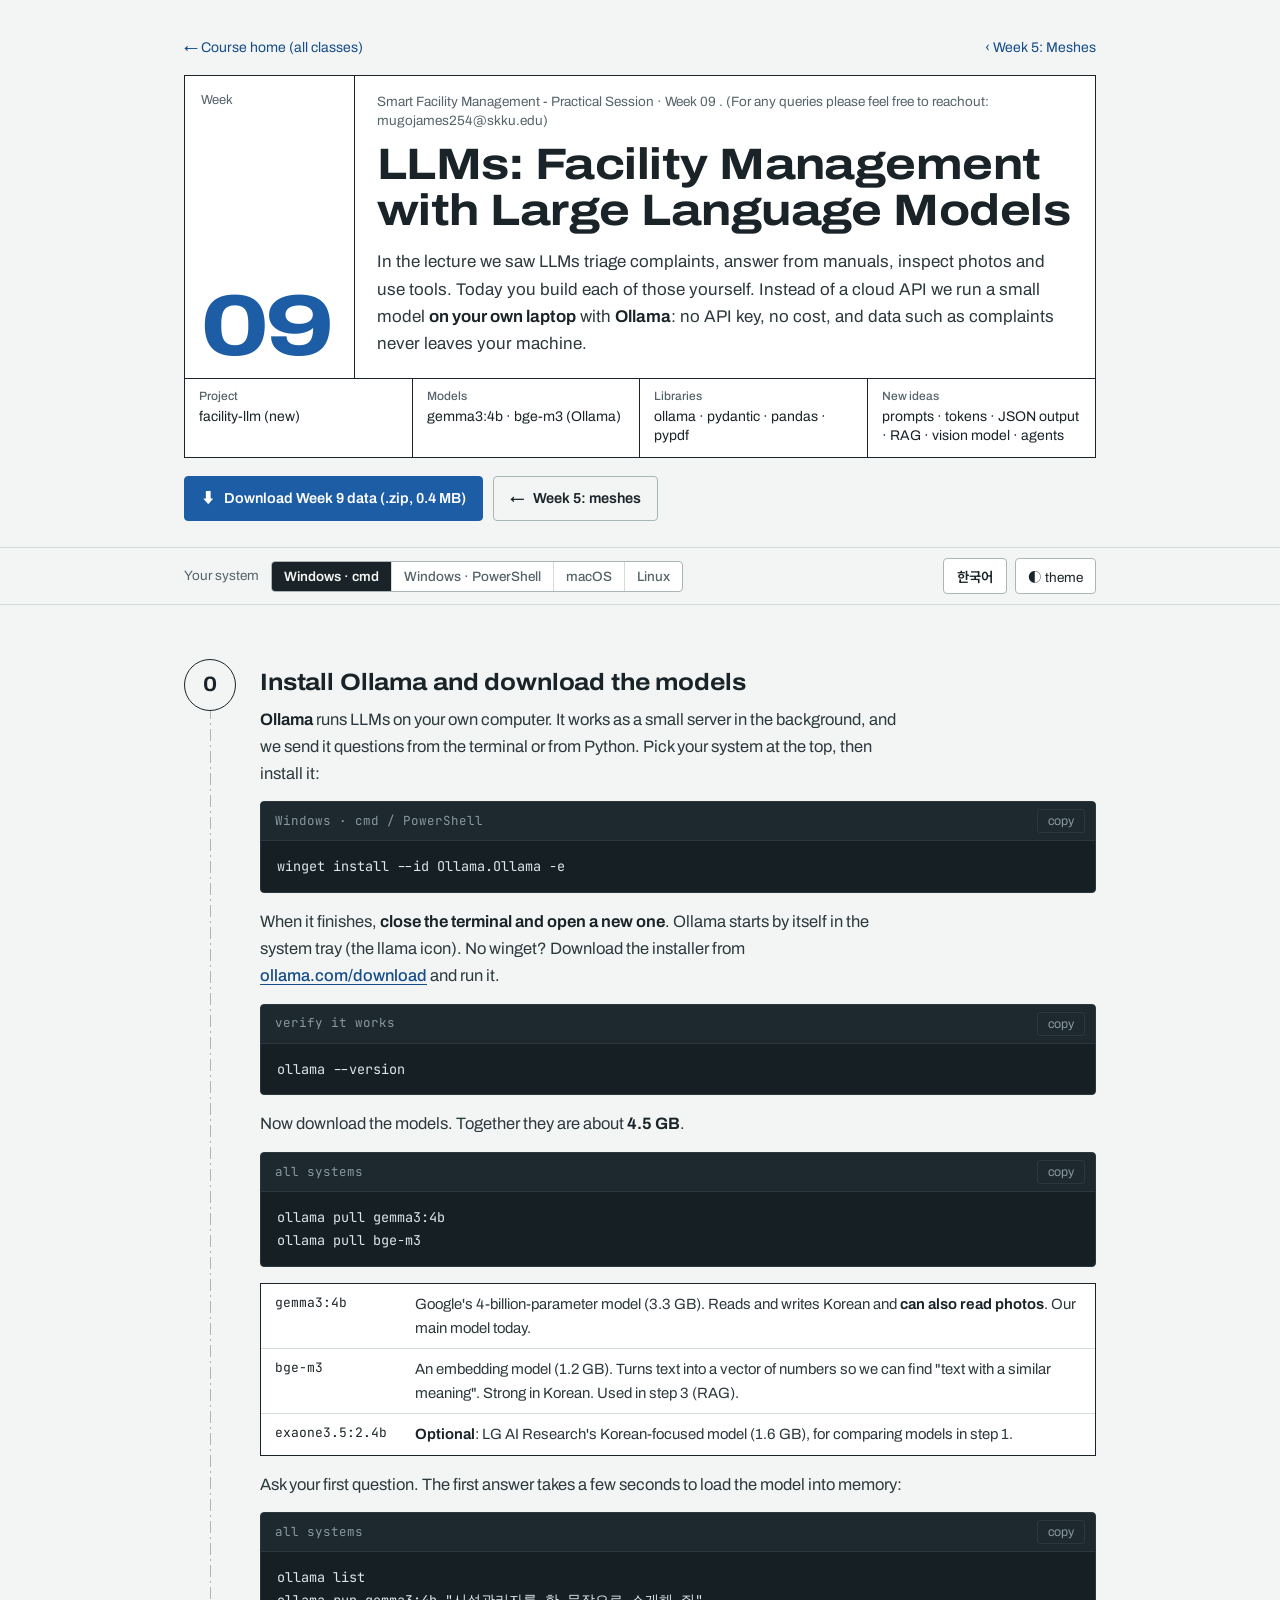
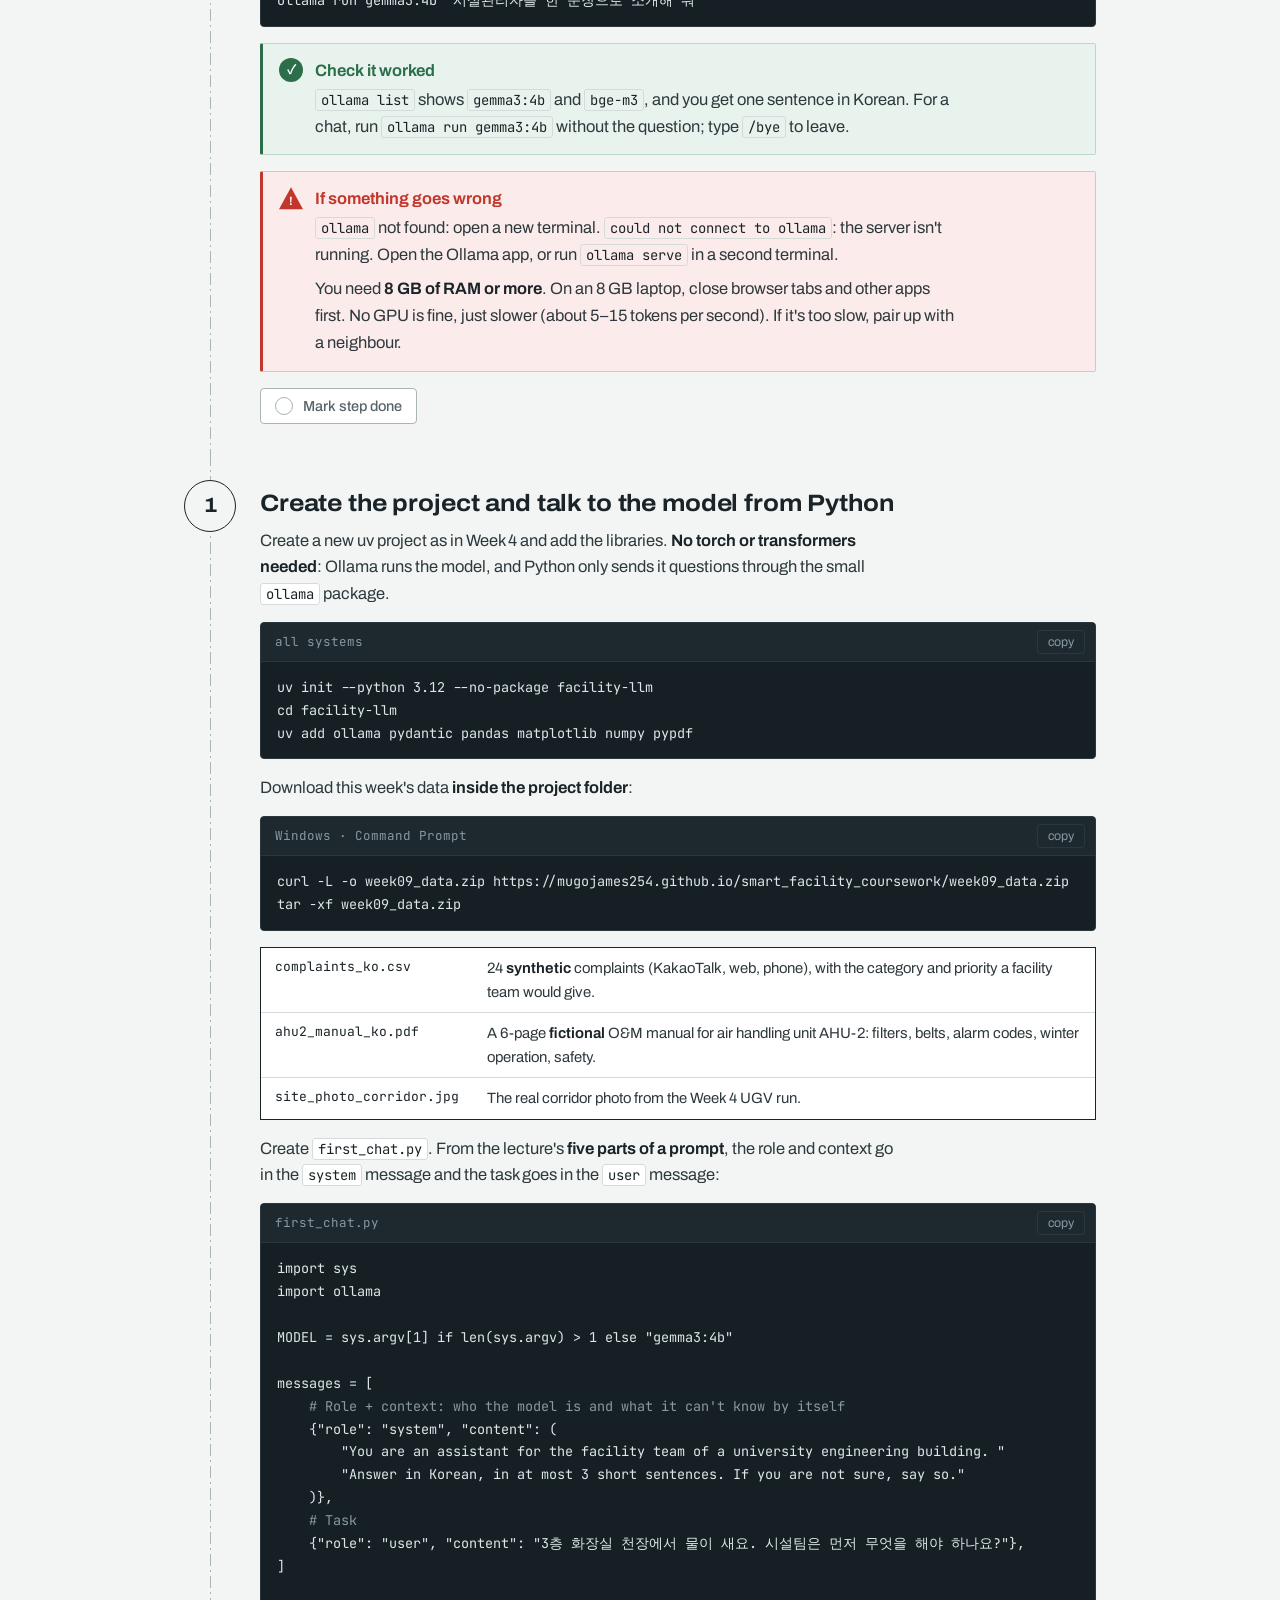
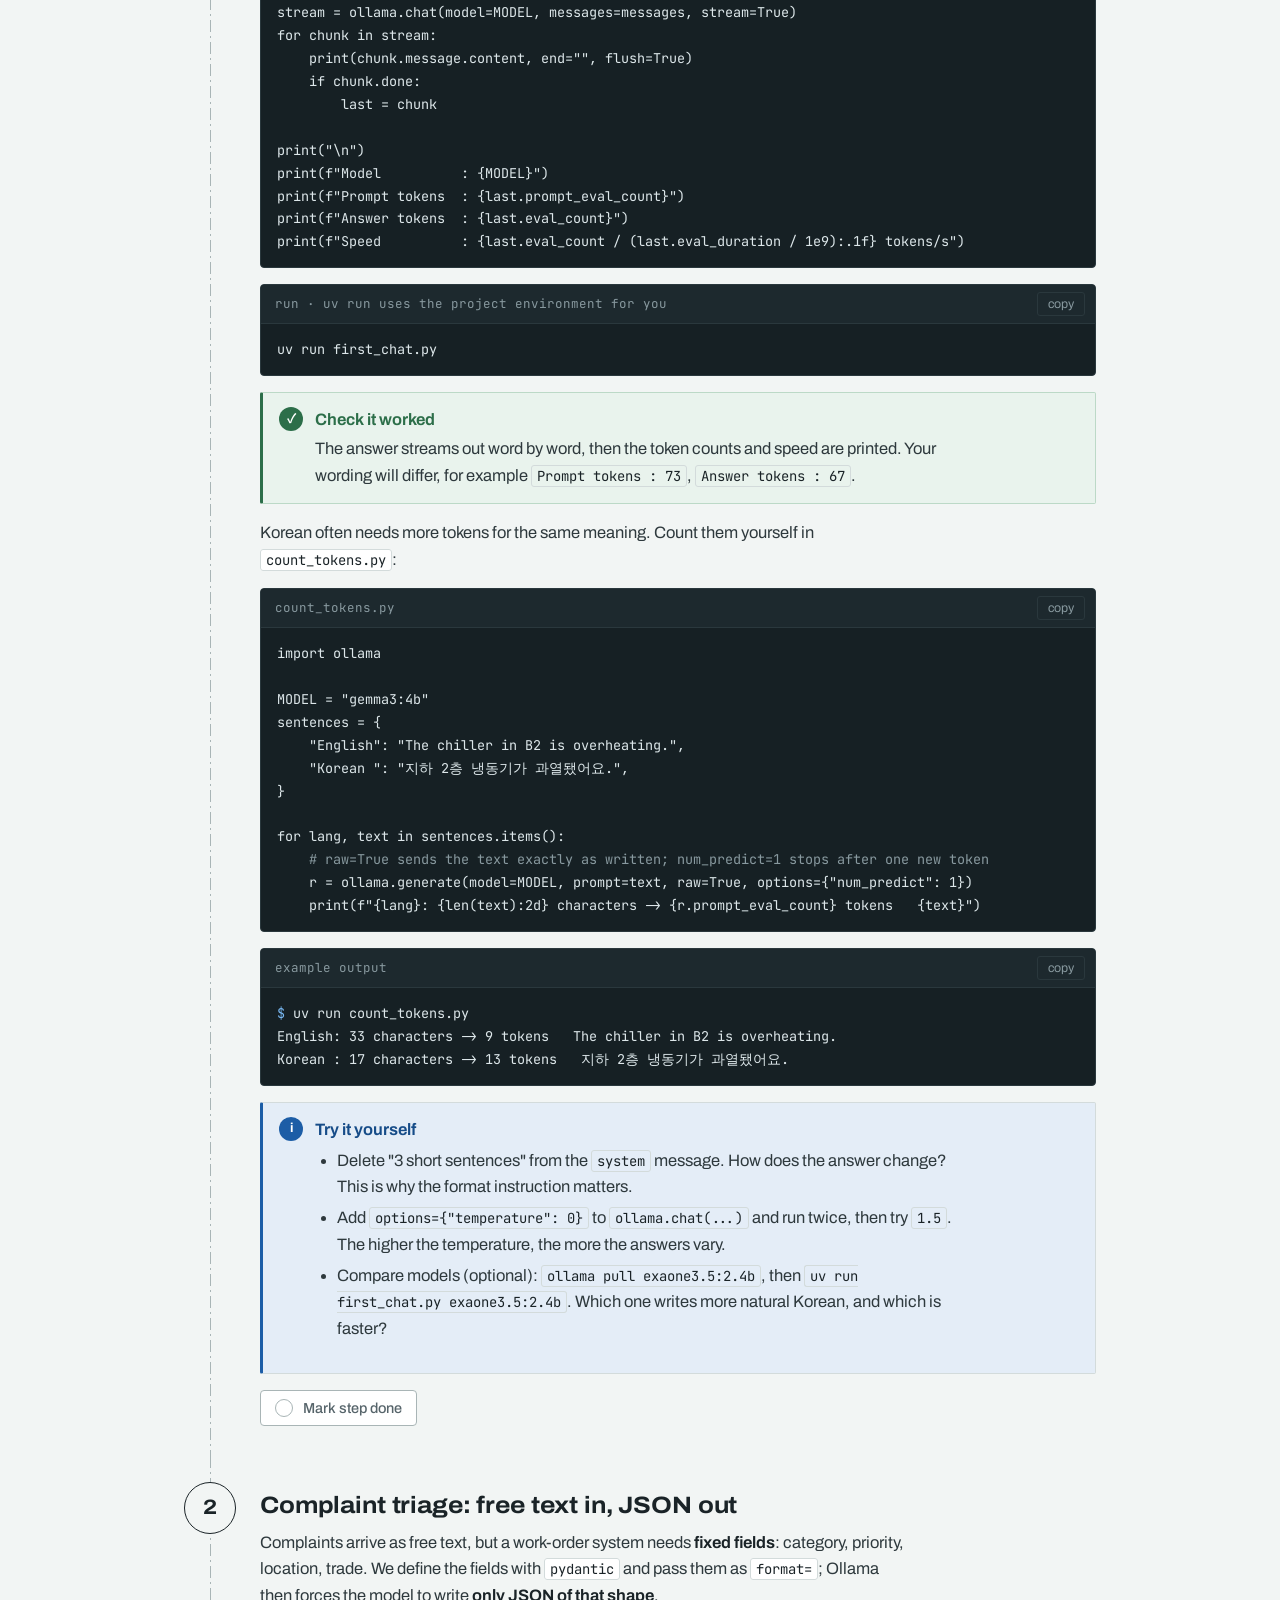
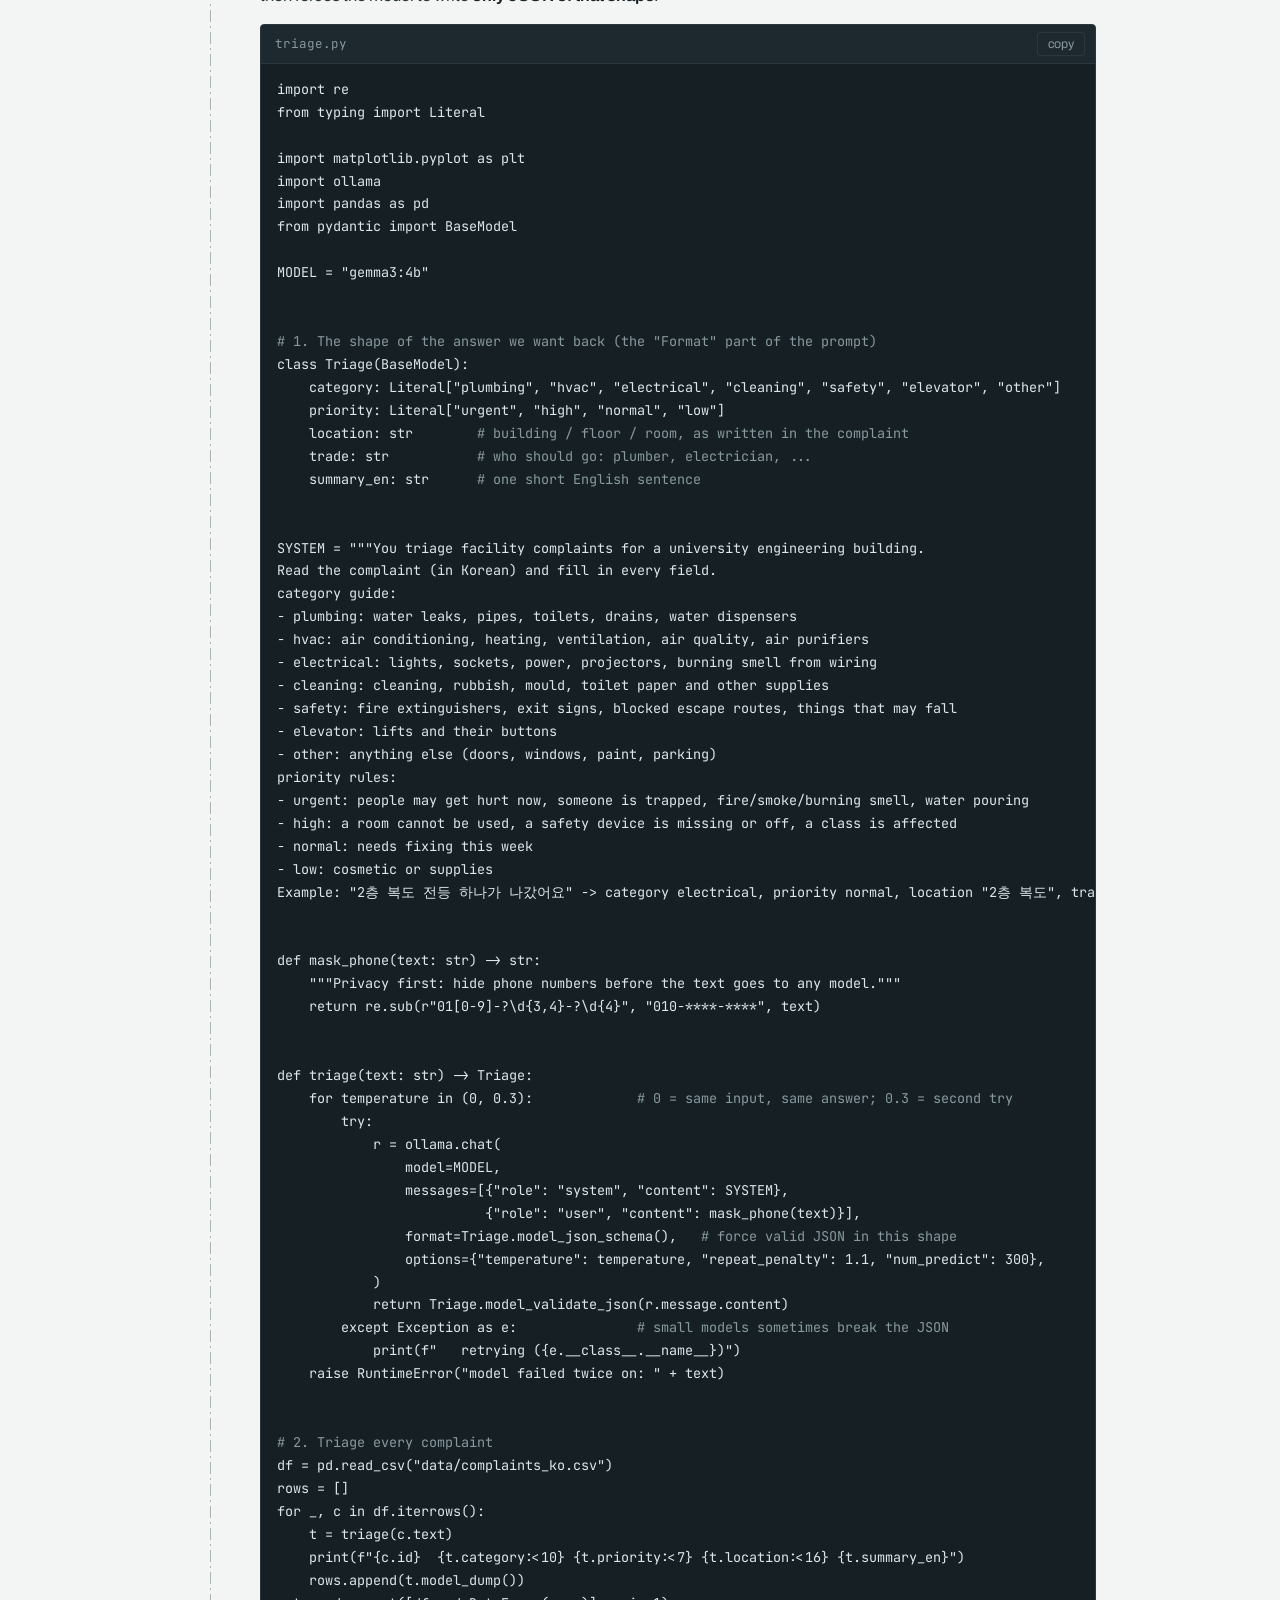
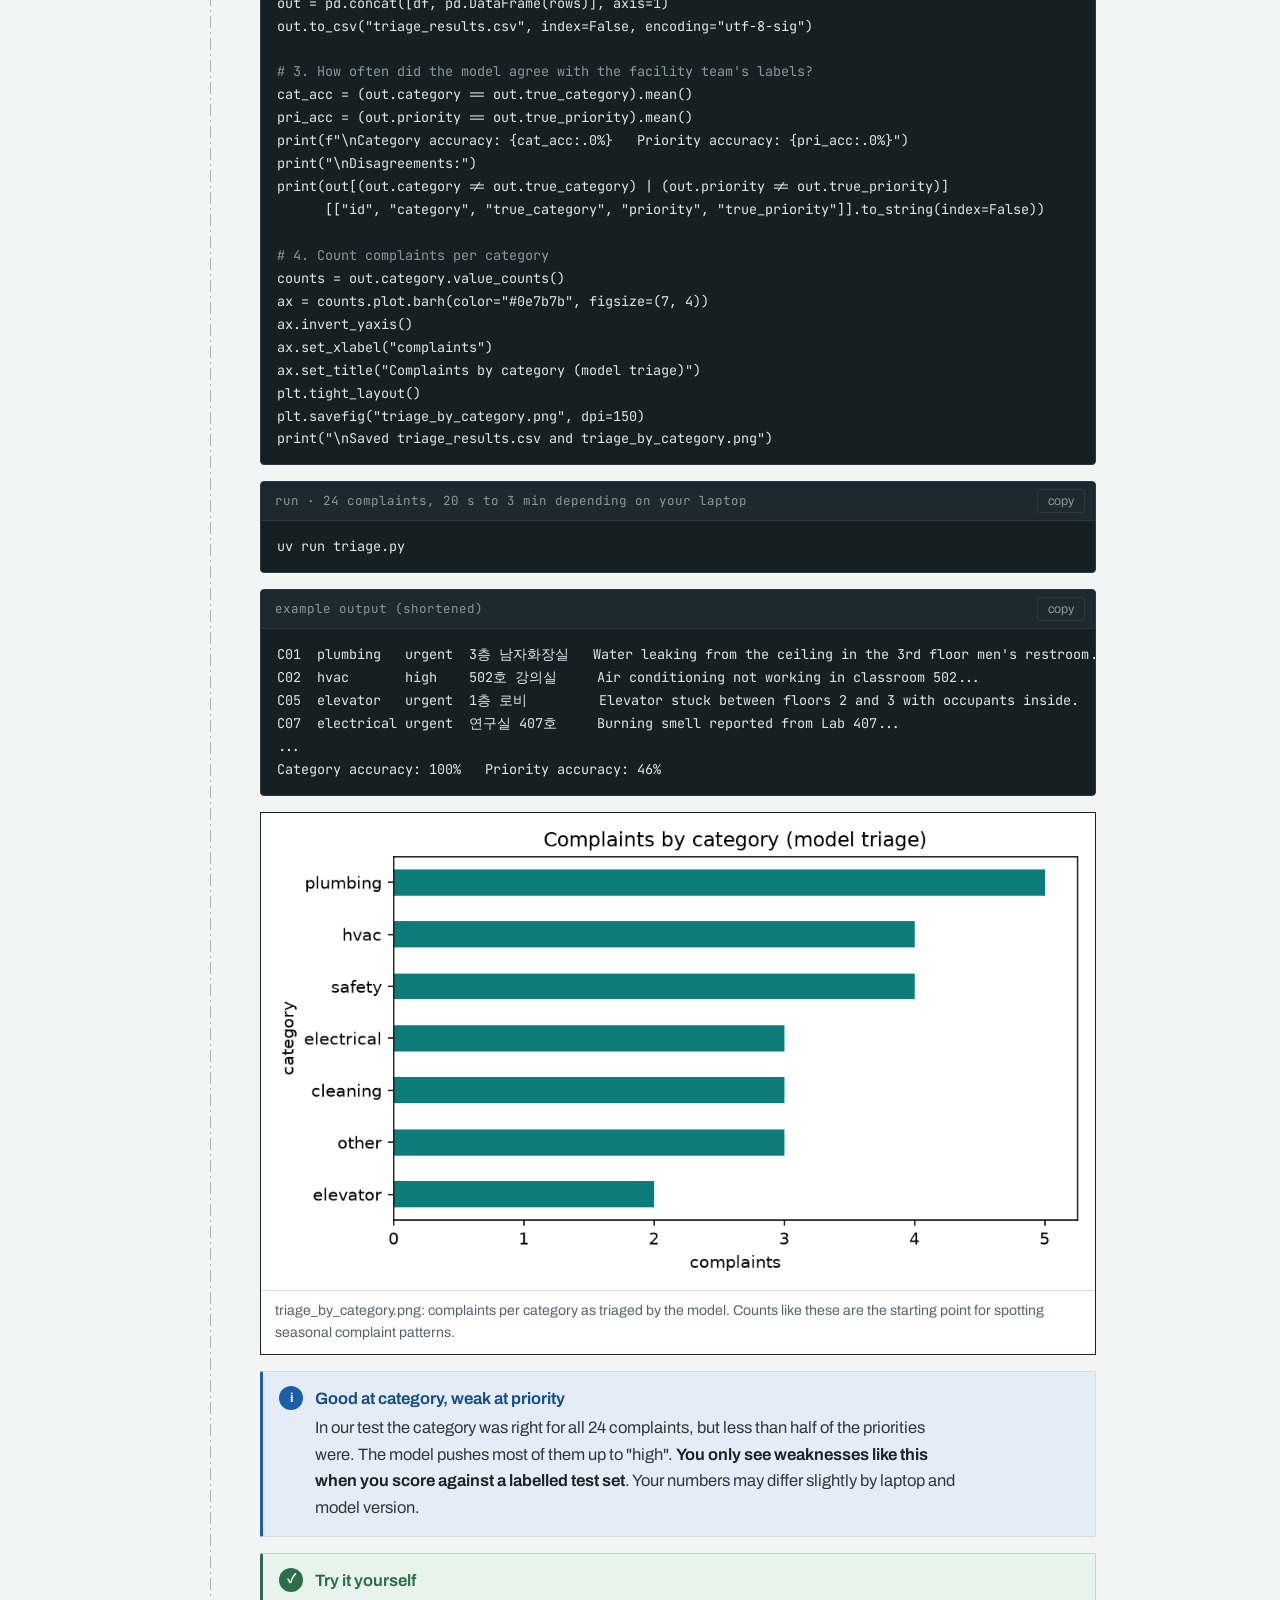
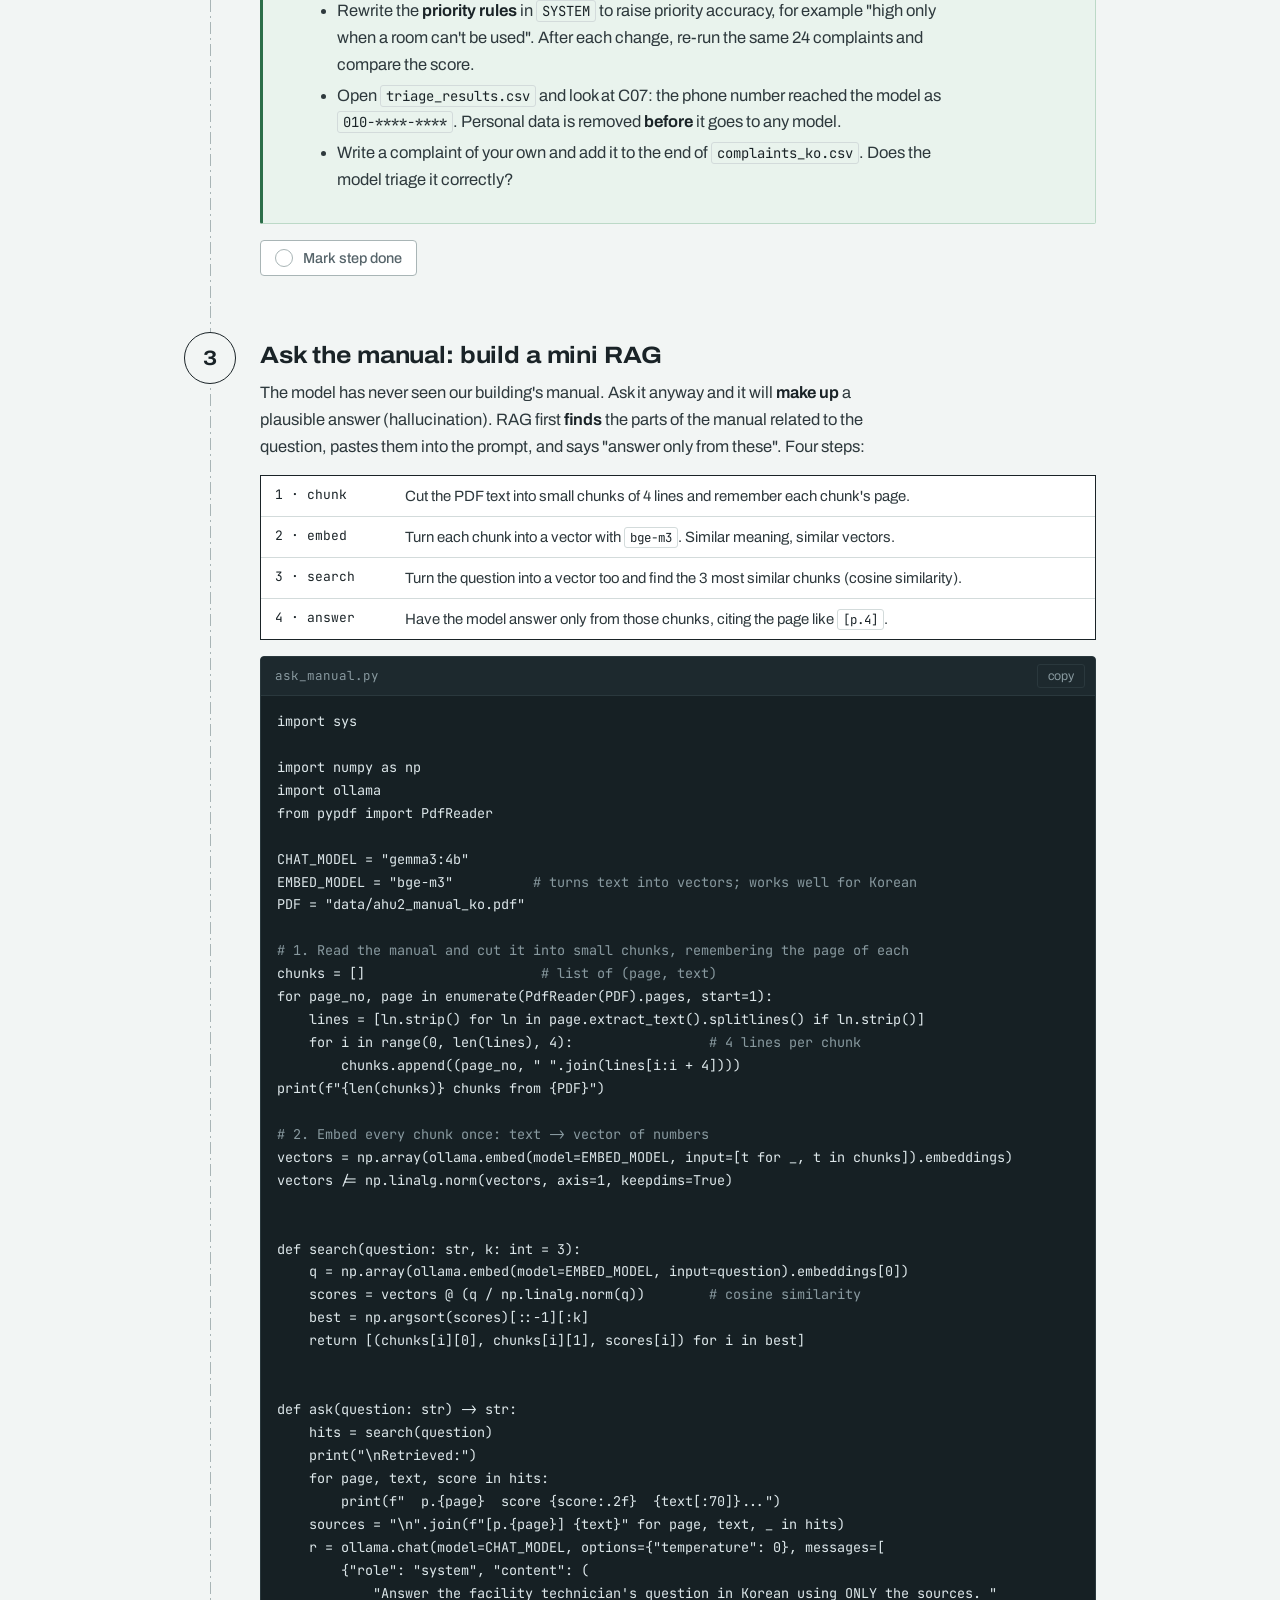
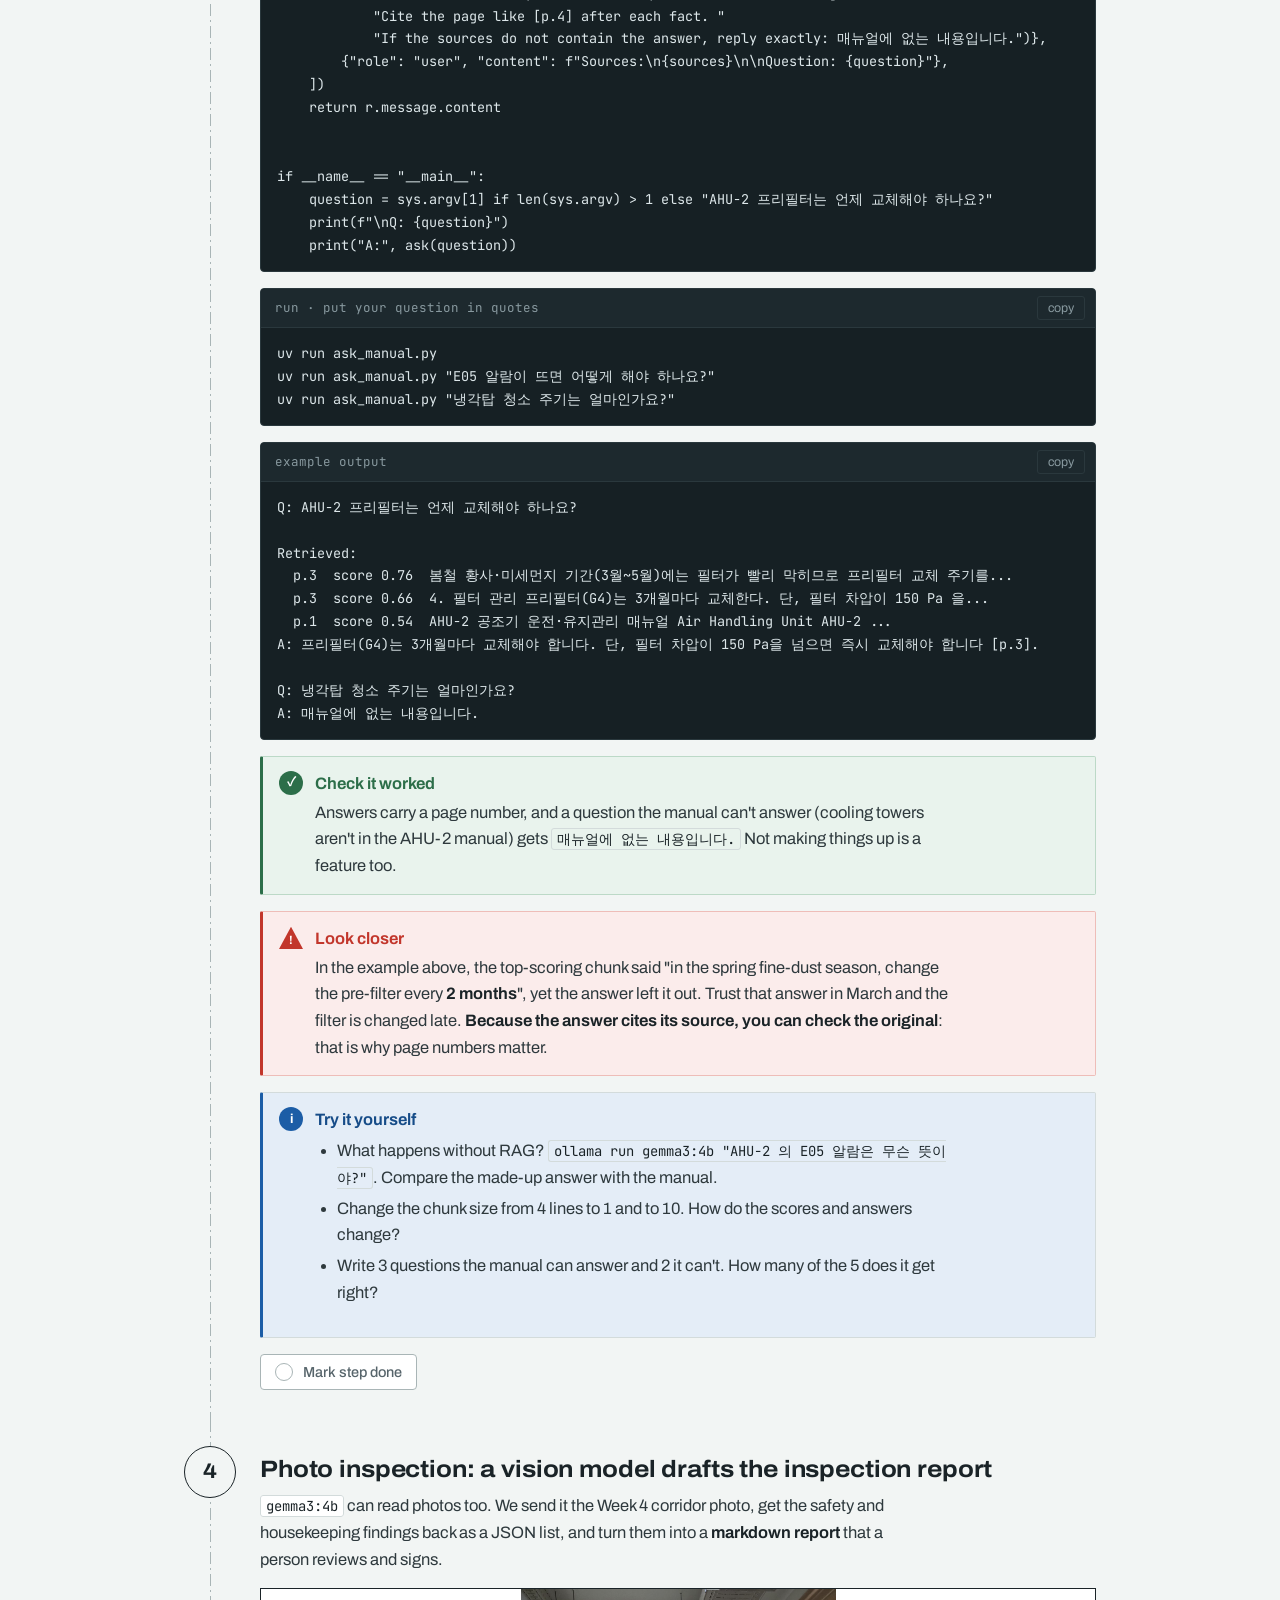
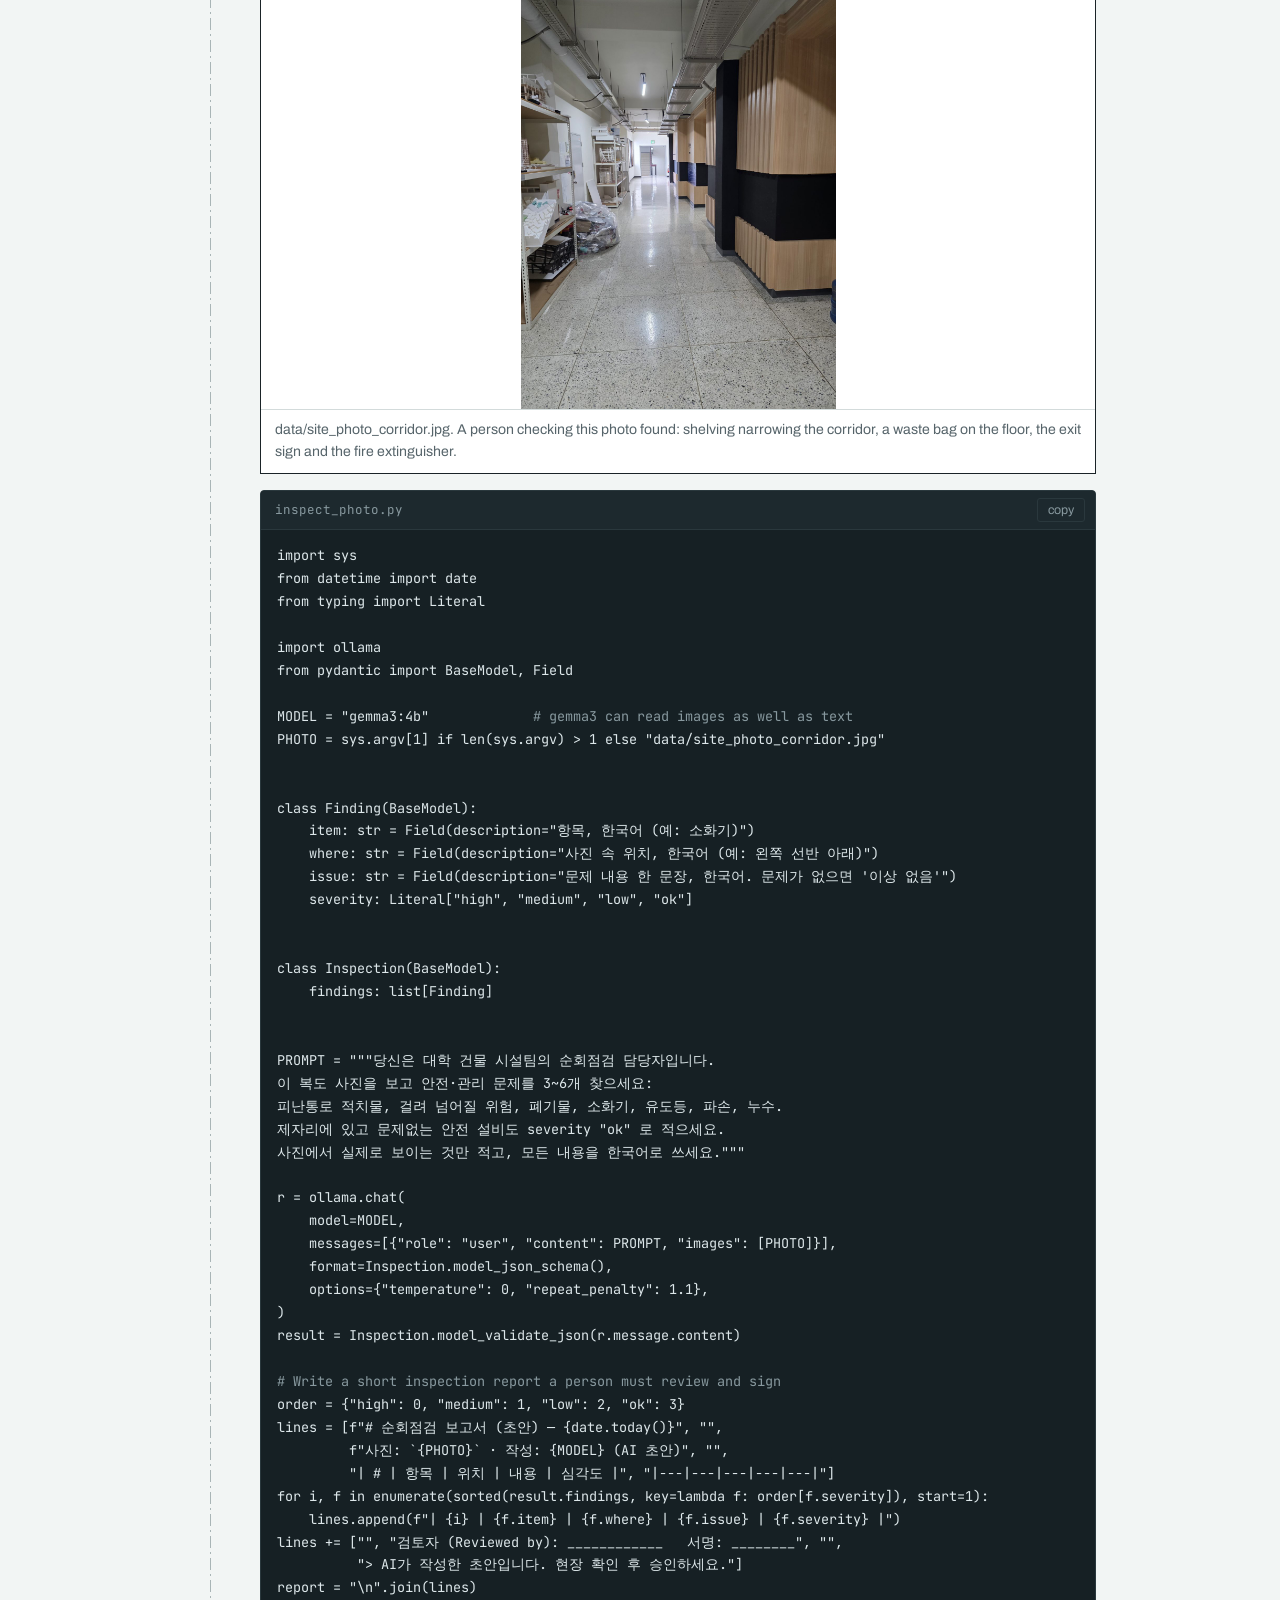
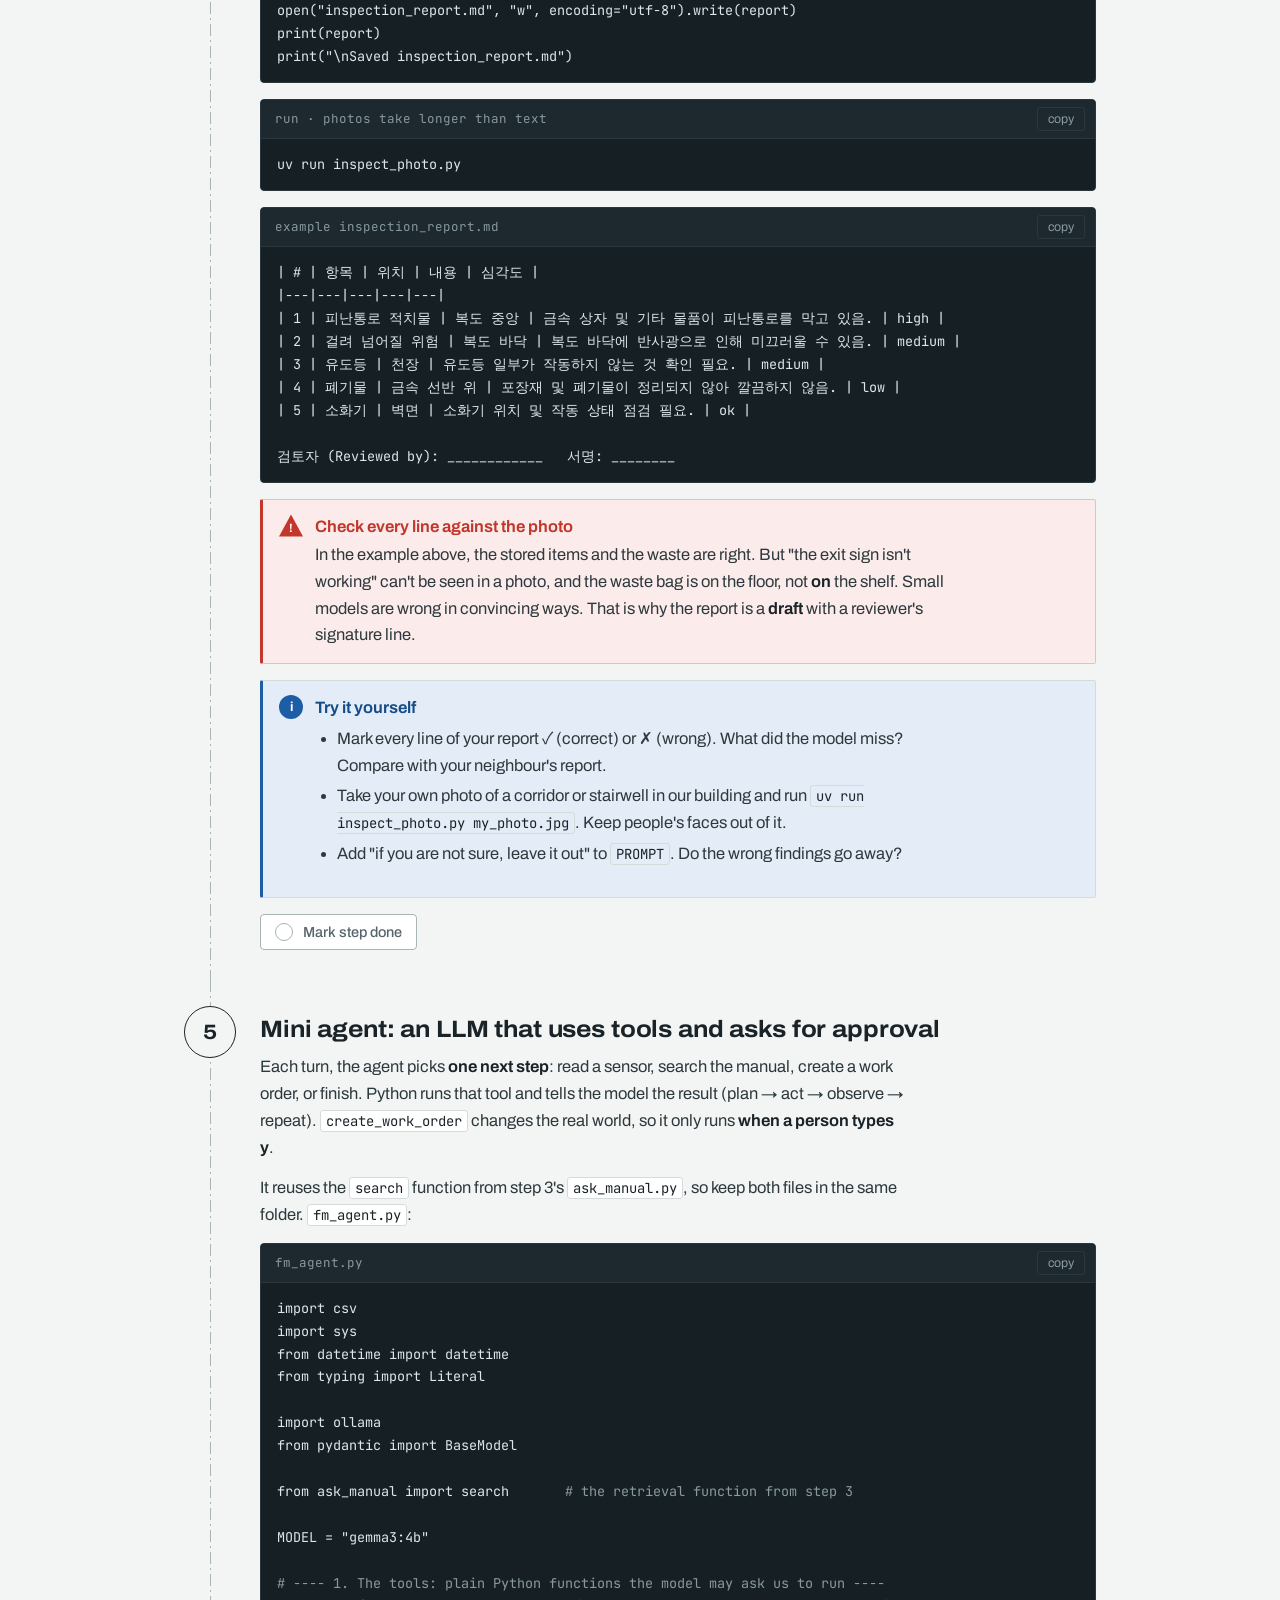
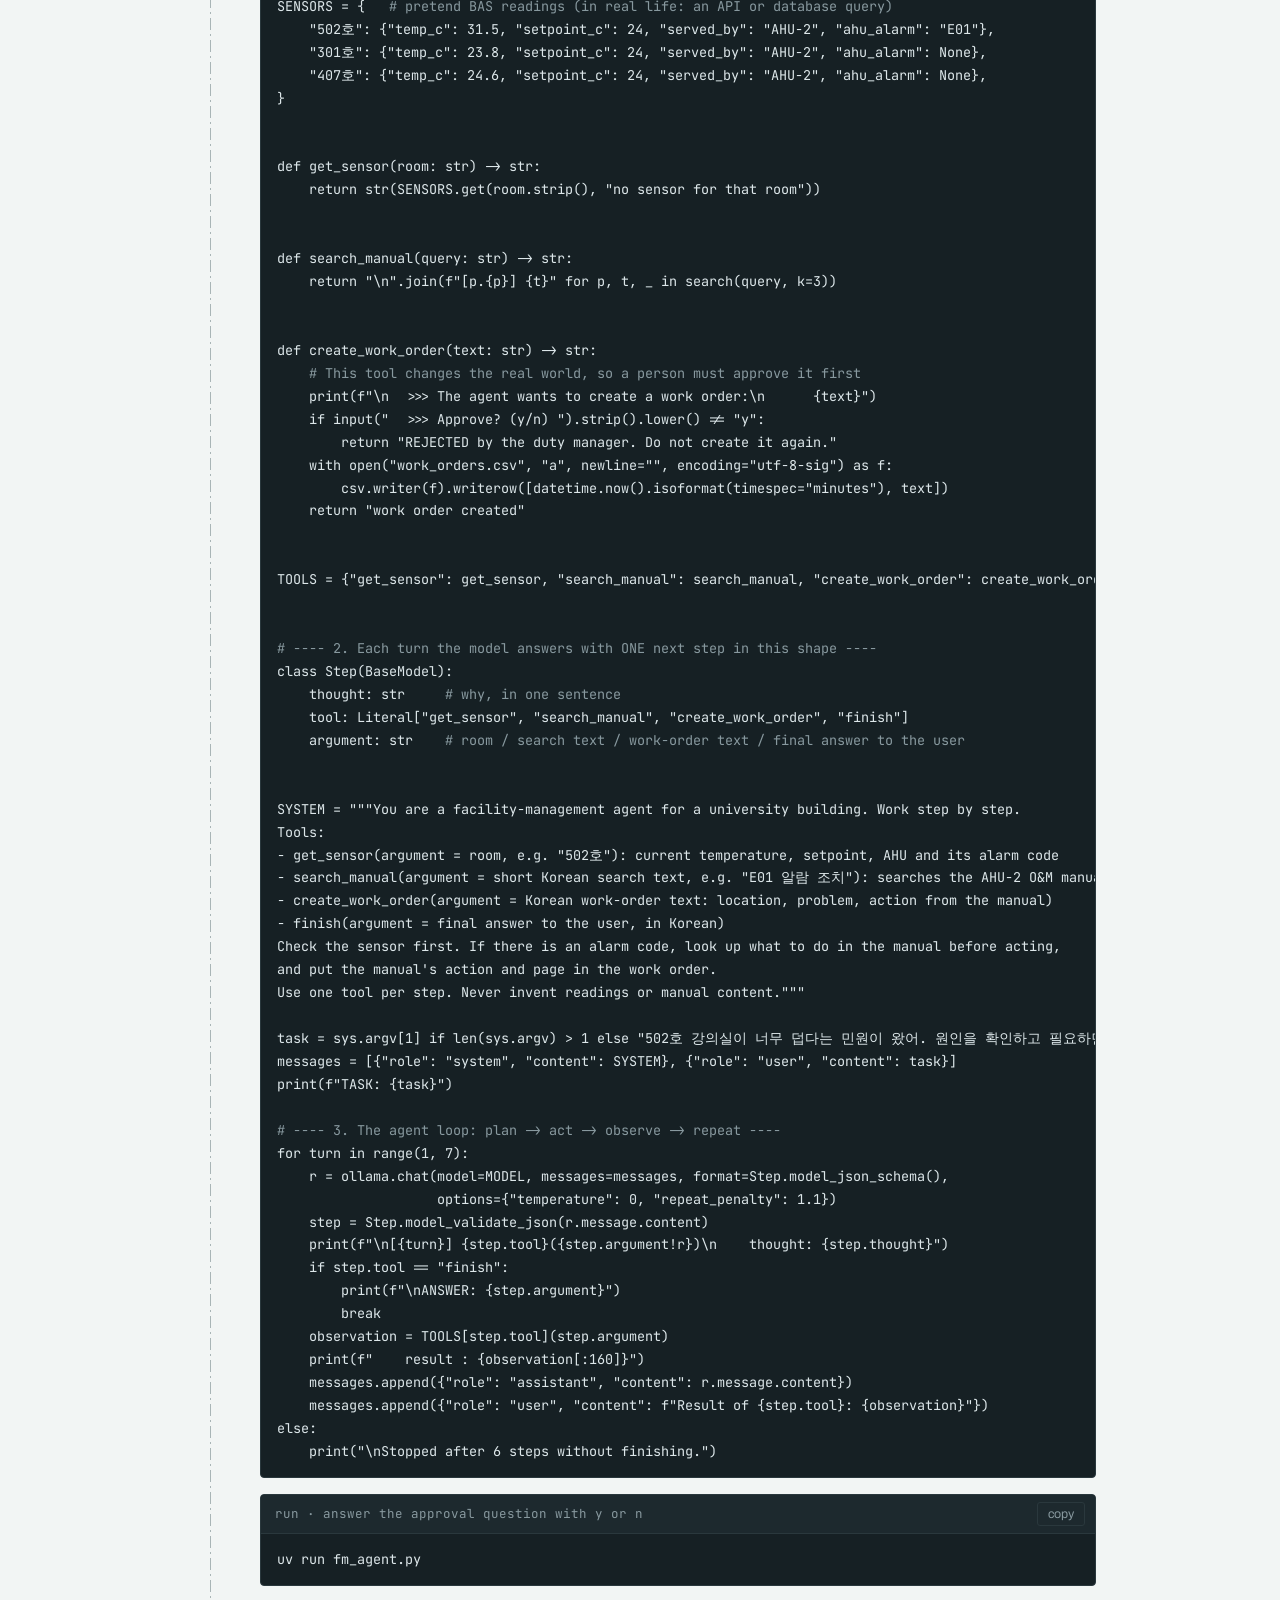
<file: week09.html>
<!doctype html>
<html lang="en">
<head>
<meta charset="utf-8">
<meta name="viewport" content="width=device-width, initial-scale=1">
<title>Facility LLM Lab</title>
<meta name="description" content="Week 9 practical: run a small LLM on your own laptop with Ollama, then triage Korean facility complaints into JSON, answer from an O&amp;M manual with RAG, draft an inspection report from a corridor photo, and build a tool-using agent with human approval.">
<link rel="stylesheet" href="assets/course.css">
</head>
<body>
<div class="progress-bar"><div class="progress-fill" id="pfill"></div></div>

<div class="wrap">
  <header>
    <nav class="course-nav" aria-label="Course navigation">
      <a href="index.html" class="i18n" data-ko='← 강의 홈 (전체 목차)'>← Course home (all classes)</a>
      <span class="pn">
      <a href="week05.html" class="i18n" data-ko='‹ 5주차: 메시'>‹ Week 5: Meshes</a>
      </span>
    </nav>
    <div class="tb">
    <div class="tb-main">
      <div class="tb-sheet"><span class="tb-sheet-label i18n" data-ko='주차'>Week</span><span class="tb-sheet-no">09</span></div>
      <div class="tb-title">
        <p class="eyebrow i18n" data-ko='스마트 시설 관리 - 실습 세션 · 9주차'>Smart Facility Management - Practical Session · Week 09 . (For any queries please feel free to reachout: mugojames254@skku.edu)</p>
        <h1 class="i18n" data-ko='LLM: 대규모 언어 모델로 하는 시설 관리'>LLMs: Facility Management with Large Language Models</h1>
        <p class="lede i18n" data-ko='강의에서는 LLM이 민원을 분류하고, 매뉴얼에서 답을 찾고, 사진을 점검하고, 도구를 쓰는 모습을 보았습니다. 오늘은 그것을 직접 만듭니다. 클라우드 API 대신 <strong>Ollama</strong> 로 작은 모델을 <strong>내 노트북에서</strong> 실행하므로 API 키도 비용도 필요 없고, 민원 같은 데이터가 밖으로 나가지 않습니다.'>In the lecture we saw LLMs triage complaints, answer from manuals, inspect photos and use tools. Today you build each of those yourself. Instead of a cloud API we run a small model <strong>on your own laptop</strong> with <strong>Ollama</strong>: no API key, no cost, and data such as complaints never leaves your machine.</p>
      </div>
    </div>
    <div class="meta">
      <span class="i18n" data-ko='<b>프로젝트</b> facility-llm (새 프로젝트)'><b>Project</b> facility-llm (new)</span>
      <span class="i18n" data-ko='<b>모델</b> gemma3:4b · bge-m3 (Ollama)'><b>Models</b> gemma3:4b · bge-m3 (Ollama)</span>
      <span class="i18n" data-ko='<b>라이브러리</b> ollama · pydantic · pandas · pypdf'><b>Libraries</b> ollama · pydantic · pandas · pypdf</span>
      <span class="i18n" data-ko='<b>새 개념</b> 프롬프트 · 토큰 · JSON 출력 · RAG · 비전 모델 · 에이전트'><b>New ideas</b> prompts · tokens · JSON output · RAG · vision model · agents</span>
    </div>
    </div>
    <div class="btn-row">
      <a class="slides-btn" href="week09_data.zip" download>
        <span aria-hidden="true">⬇</span>
        <span class="i18n" data-ko='9주차 데이터 내려받기 (.zip, 0.4 MB)'>Download Week 9 data (.zip, 0.4 MB)</span>
      </a>
      <a class="slides-btn ghost-btn" href="week05.html">
        <span aria-hidden="true">←</span>
        <span class="i18n" data-ko='5주차: 메시'>Week 5: meshes</span>
      </a>
    </div>
  </header>
</div>

<div class="controls">
  <div class="wrap controls-inner">
    <div style="display:flex;align-items:center;gap:12px;flex-wrap:wrap">
      <span class="os-label i18n" data-ko='사용 중인 시스템'>Your system</span>
      <div class="seg" role="group" aria-label="Choose your operating system">
        <button data-set="win-cmd" aria-pressed="true">Windows · cmd</button>
        <button data-set="win-ps" aria-pressed="false">Windows · PowerShell</button>
        <button data-set="mac" aria-pressed="false">macOS</button>
        <button data-set="linux" aria-pressed="false">Linux</button>
      </div>
    </div>
    <div class="util">
      <button class="lang-toggle" id="langBtn" aria-label="Switch language">한국어</button>
      <button class="theme-toggle" id="themeBtn" aria-label="Toggle color theme">◐ theme</button>
    </div>
  </div>
</div>

<div class="wrap">
  <main>

    <!-- STEP 0 : OLLAMA -->
    <section class="step" id="s0">
      <div class="stepnum"><div class="dot"><span>0</span></div></div>
      <div class="step-body">
        <h2 class="i18n" data-ko='Ollama 설치와 모델 내려받기'>Install Ollama and download the models</h2>
        <p class="i18n" data-ko='<strong>Ollama</strong> 는 LLM을 내 컴퓨터에서 실행해 주는 프로그램입니다. 백그라운드에서 작은 서버로 돌아가고, 우리는 터미널이나 Python에서 그 서버에 질문을 보냅니다. 위에서 운영체제를 고르고 설치하세요:'><strong>Ollama</strong> runs LLMs on your own computer. It works as a small server in the background, and we send it questions from the terminal or from Python. Pick your system at the top, then install it:</p>
        <div data-os="win-cmd win-ps" class="osblock">
          <div class="code">
            <div class="code-head"><span class="code-tag">Windows · cmd / PowerShell</span><button class="copy">copy</button></div>
            <pre><code>winget install --id Ollama.Ollama -e</code></pre>
          </div>
          <p class="i18n" data-ko='설치가 끝나면 <strong>터미널을 닫았다가 새로 여세요</strong>. Ollama는 작업 표시줄 아이콘(라마)으로 자동 실행됩니다. winget이 없다면 <a class="inline-link" href="https://ollama.com/download/windows" target="_blank" rel="noopener">ollama.com/download</a> 에서 설치 파일을 받아 실행해도 됩니다.'>When it finishes, <strong>close the terminal and open a new one</strong>. Ollama starts by itself in the system tray (the llama icon). No winget? Download the installer from <a class="inline-link" href="https://ollama.com/download/windows" target="_blank" rel="noopener">ollama.com/download</a> and run it.</p>
        </div>
        <div data-os="mac" class="osblock">
          <div class="code">
            <div class="code-head"><span class="code-tag">macOS · Homebrew</span><button class="copy">copy</button></div>
<pre><code>brew install ollama
brew services start ollama</code></pre>
          </div>
          <p class="i18n" data-ko='두 번째 줄은 Ollama 서버를 백그라운드에서 켜고, 로그인할 때마다 자동으로 켜지게 합니다. Homebrew가 없다면 <a class="inline-link" href="https://ollama.com/download/mac" target="_blank" rel="noopener">ollama.com/download</a> 에서 앱을 받아 응용 프로그램 폴더로 옮긴 뒤 한 번 실행하세요.'>The second line starts the Ollama server in the background and keeps it starting at every login. No Homebrew? Download the app from <a class="inline-link" href="https://ollama.com/download/mac" target="_blank" rel="noopener">ollama.com/download</a>, move it to Applications and open it once.</p>
        </div>
        <div data-os="linux" class="osblock">
          <div class="code">
            <div class="code-head"><span class="code-tag">Linux</span><button class="copy">copy</button></div>
            <pre><code>curl -fsSL https://ollama.com/install.sh | sh</code></pre>
          </div>
          <p class="i18n" data-ko='스크립트가 Ollama를 설치하고 서비스로 등록하므로 바로 실행됩니다.'>The script installs Ollama and registers it as a service, so it is already running.</p>
        </div>
        <div class="code">
          <div class="code-head"><span class="code-tag i18n" data-ko='동작 확인'>verify it works</span><button class="copy">copy</button></div>
          <pre><code>ollama --version</code></pre>
        </div>
        <p class="i18n" data-ko='이제 모델을 내려받습니다. 합쳐서 약 <strong>4.5 GB</strong> 입니다.'>Now download the models. Together they are about <strong>4.5 GB</strong>.</p>
        <div class="code">
          <div class="code-head"><span class="code-tag i18n" data-ko='모든 시스템'>all systems</span><button class="copy">copy</button></div>
<pre><code>ollama pull gemma3:4b
ollama pull bge-m3</code></pre>
        </div>
        <div class="tree">
          <table>
            <tr><td>gemma3:4b</td><td class="i18n" data-ko='Google의 40억 파라미터 모델 (3.3 GB). 한국어를 읽고 쓸 수 있고, <strong>사진도 읽습니다</strong>. 오늘의 주 모델입니다.'>Google's 4-billion-parameter model (3.3 GB). Reads and writes Korean and <strong>can also read photos</strong>. Our main model today.</td></tr>
            <tr><td>bge-m3</td><td class="i18n" data-ko='임베딩 모델 (1.2 GB). 글을 숫자 벡터로 바꿔서 &quot;뜻이 비슷한 글&quot; 을 찾게 해 줍니다. 한국어에 강합니다. 3단계(RAG)에서 씁니다.'>An embedding model (1.2 GB). Turns text into a vector of numbers so we can find "text with a similar meaning". Strong in Korean. Used in step 3 (RAG).</td></tr>
            <tr><td>exaone3.5:2.4b</td><td class="i18n" data-ko='<strong>선택</strong>: LG AI연구원의 한국어 특화 모델 (1.6 GB). 1단계에서 모델끼리 비교할 때 씁니다.'><strong>Optional</strong>: LG AI Research's Korean-focused model (1.6 GB), for comparing models in step 1.</td></tr>
          </table>
        </div>
        <p class="i18n" data-ko='첫 질문을 해 보세요. 처음에는 모델을 메모리에 올리느라 몇 초~수십 초 걸립니다:'>Ask your first question. The first answer takes a few seconds to load the model into memory:</p>
        <div class="code">
          <div class="code-head"><span class="code-tag i18n" data-ko='모든 시스템'>all systems</span><button class="copy">copy</button></div>
<pre><code>ollama list
ollama run gemma3:4b "시설관리자를 한 문장으로 소개해 줘"</code></pre>
        </div>
        <div class="callout verify">
          <div class="ci">✓</div>
          <div><span class="ct i18n" data-ko='제대로 됐는지 확인'>Check it worked</span>
            <p class="i18n" data-ko='<code class="ic">ollama list</code> 에 <code class="ic">gemma3:4b</code> 와 <code class="ic">bge-m3</code> 가 보이고, 한국어 한 문장이 출력되면 성공입니다. 대화형으로 쓰려면 따옴표 없이 <code class="ic">ollama run gemma3:4b</code> 를 실행하고, 끝낼 때는 <code class="ic">/bye</code> 를 입력하세요.'><code class="ic">ollama list</code> shows <code class="ic">gemma3:4b</code> and <code class="ic">bge-m3</code>, and you get one sentence in Korean. For a chat, run <code class="ic">ollama run gemma3:4b</code> without the question; type <code class="ic">/bye</code> to leave.</p>
          </div>
        </div>
        <div class="callout warn">
          <div class="ci">!</div>
          <div><span class="ct i18n" data-ko='문제가 생기면'>If something goes wrong</span>
            <p class="i18n" data-ko='<code class="ic">ollama</code> 명령을 찾을 수 없다: 터미널을 새로 여세요. <code class="ic">could not connect to ollama</code>: 서버가 꺼져 있습니다. Ollama 앱을 실행하거나 다른 터미널에서 <code class="ic">ollama serve</code> 를 실행하세요.'><code class="ic">ollama</code> not found: open a new terminal. <code class="ic">could not connect to ollama</code>: the server isn't running. Open the Ollama app, or run <code class="ic">ollama serve</code> in a second terminal.</p>
            <p class="i18n" data-ko='메모리는 <strong>8 GB 이상</strong> 필요합니다. 8 GB 노트북이라면 브라우저 탭과 다른 프로그램을 닫으세요. GPU가 없어도 동작하지만 답이 느립니다 (초당 5~15 토큰). 너무 느리면 옆 사람과 짝을 지어 하세요.'>You need <strong>8 GB of RAM or more</strong>. On an 8 GB laptop, close browser tabs and other apps first. No GPU is fine, just slower (about 5–15 tokens per second). If it's too slow, pair up with a neighbour.</p>
          </div>
        </div>
        <div class="done-row"><button class="done-btn" data-done="s0"><span class="box"></span><span class="done-label"> Mark step done</span></button></div>
      </div>
    </section>

    <!-- STEP 1 : PROJECT + FIRST PROMPTS -->
    <section class="step" id="s1">
      <div class="stepnum"><div class="dot"><span>1</span></div></div>
      <div class="step-body">
        <h2 class="i18n" data-ko='프로젝트 만들기와 Python에서 첫 대화'>Create the project and talk to the model from Python</h2>
        <p class="i18n" data-ko='4주차와 같은 방법으로 새 uv 프로젝트를 만들고 라이브러리를 추가합니다. <strong>torch나 transformers는 필요 없습니다</strong>: 모델은 Ollama가 실행하고, Python은 작은 <code class="ic">ollama</code> 패키지로 질문만 보냅니다.'>Create a new uv project as in Week 4 and add the libraries. <strong>No torch or transformers needed</strong>: Ollama runs the model, and Python only sends it questions through the small <code class="ic">ollama</code> package.</p>
        <div class="code">
          <div class="code-head"><span class="code-tag i18n" data-ko='모든 시스템'>all systems</span><button class="copy">copy</button></div>
<pre><code>uv init --python 3.12 --no-package facility-llm
cd facility-llm
uv add ollama pydantic pandas matplotlib numpy pypdf</code></pre>
        </div>
        <p class="i18n" data-ko='이번 주 데이터를 <strong>프로젝트 폴더 안에서</strong> 받으세요:'>Download this week's data <strong>inside the project folder</strong>:</p>
        <div data-os="win-cmd" class="osblock">
          <div class="code">
            <div class="code-head"><span class="code-tag">Windows · Command Prompt</span><button class="copy">copy</button></div>
<pre><code>curl -L -o week09_data.zip https://mugojames254.github.io/smart_facility_coursework/week09_data.zip
tar -xf week09_data.zip</code></pre>
          </div>
        </div>
        <div data-os="win-ps" class="osblock">
          <div class="code">
            <div class="code-head"><span class="code-tag">Windows · PowerShell</span><button class="copy">copy</button></div>
<pre><code>curl.exe -L -o week09_data.zip https://mugojames254.github.io/smart_facility_coursework/week09_data.zip
tar -xf week09_data.zip</code></pre>
          </div>
        </div>
        <div data-os="mac linux" class="osblock">
          <div class="code">
            <div class="code-head"><span class="code-tag">macOS / Linux</span><button class="copy">copy</button></div>
<pre><code>curl -L -o week09_data.zip https://mugojames254.github.io/smart_facility_coursework/week09_data.zip
unzip week09_data.zip</code></pre>
          </div>
        </div>
        <div class="tree">
          <table>
            <tr><td>complaints_ko.csv</td><td class="i18n" data-ko='<strong>가상</strong> 민원 24건 (카카오톡, 웹, 전화). 시설팀이 정한 정답 분류와 우선순위가 함께 들어 있습니다.'>24 <strong>synthetic</strong> complaints (KakaoTalk, web, phone), with the category and priority a facility team would give.</td></tr>
            <tr><td>ahu2_manual_ko.pdf</td><td class="i18n" data-ko='공조기 AHU-2 의 6쪽짜리 <strong>가상</strong> 운전·유지관리 매뉴얼: 필터, 벨트, 알람 코드, 동절기 운전, 안전.'>A 6-page <strong>fictional</strong> O&amp;M manual for air handling unit AHU-2: filters, belts, alarm codes, winter operation, safety.</td></tr>
            <tr><td>site_photo_corridor.jpg</td><td class="i18n" data-ko='4주차 UGV 주행 때 찍은 실제 복도 사진.'>The real corridor photo from the Week 4 UGV run.</td></tr>
          </table>
        </div>
        <p class="i18n" data-ko='새 파일 <code class="ic">first_chat.py</code> 를 만드세요. 강의의 <strong>프롬프트 5요소</strong> 중 역할·맥락은 <code class="ic">system</code> 메시지에, 과제는 <code class="ic">user</code> 메시지에 들어갑니다:'>Create <code class="ic">first_chat.py</code>. From the lecture's <strong>five parts of a prompt</strong>, the role and context go in the <code class="ic">system</code> message and the task goes in the <code class="ic">user</code> message:</p>
        <div class="code">
          <div class="code-head"><span class="code-tag">first_chat.py</span><button class="copy">copy</button></div>
<pre><code>import sys
import ollama

MODEL = sys.argv[1] if len(sys.argv) &gt; 1 else "gemma3:4b"

messages = [
    <span class="cmt"># Role + context: who the model is and what it can't know by itself</span>
    {"role": "system", "content": (
        "You are an assistant for the facility team of a university engineering building. "
        "Answer in Korean, in at most 3 short sentences. If you are not sure, say so."
    )},
    <span class="cmt"># Task</span>
    {"role": "user", "content": "3층 화장실 천장에서 물이 새요. 시설팀은 먼저 무엇을 해야 하나요?"},
]

stream = ollama.chat(model=MODEL, messages=messages, stream=True)
for chunk in stream:
    print(chunk.message.content, end="", flush=True)
    if chunk.done:
        last = chunk

print("\n")
print(f"Model          : {MODEL}")
print(f"Prompt tokens  : {last.prompt_eval_count}")
print(f"Answer tokens  : {last.eval_count}")
print(f"Speed          : {last.eval_count / (last.eval_duration / 1e9):.1f} tokens/s")</code></pre>
        </div>
        <div class="code">
          <div class="code-head"><span class="code-tag i18n" data-ko='실행 · uv run 은 가상 환경을 자동으로 씁니다'>run · uv run uses the project environment for you</span><button class="copy">copy</button></div>
          <pre><code>uv run first_chat.py</code></pre>
        </div>
        <div class="callout verify">
          <div class="ci">✓</div>
          <div><span class="ct i18n" data-ko='제대로 됐는지 확인'>Check it worked</span>
            <p class="i18n" data-ko='답이 한 글자씩 흘러나오고(스트리밍), 마지막에 토큰 수와 속도가 출력됩니다. 문장은 사람마다 조금씩 다릅니다. 예: <code class="ic">Prompt tokens : 73</code>, <code class="ic">Answer tokens : 67</code>.'>The answer streams out word by word, then the token counts and speed are printed. Your wording will differ, for example <code class="ic">Prompt tokens : 73</code>, <code class="ic">Answer tokens : 67</code>.</p>
          </div>
        </div>
        <p class="i18n" data-ko='같은 뜻이라도 한국어는 토큰이 더 많이 듭니다. 직접 세어 봅시다. <code class="ic">count_tokens.py</code>:'>Korean often needs more tokens for the same meaning. Count them yourself in <code class="ic">count_tokens.py</code>:</p>
        <div class="code">
          <div class="code-head"><span class="code-tag">count_tokens.py</span><button class="copy">copy</button></div>
<pre><code>import ollama

MODEL = "gemma3:4b"
sentences = {
    "English": "The chiller in B2 is overheating.",
    "Korean ": "지하 2층 냉동기가 과열됐어요.",
}

for lang, text in sentences.items():
    <span class="cmt"># raw=True sends the text exactly as written; num_predict=1 stops after one new token</span>
    r = ollama.generate(model=MODEL, prompt=text, raw=True, options={"num_predict": 1})
    print(f"{lang}: {len(text):2d} characters -&gt; {r.prompt_eval_count} tokens   {text}")</code></pre>
        </div>
        <div class="code">
          <div class="code-head"><span class="code-tag i18n" data-ko='실행 결과 예시'>example output</span><button class="copy">copy</button></div>
<pre><code><span class="pr">$ </span>uv run count_tokens.py
English: 33 characters -> 9 tokens   The chiller in B2 is overheating.
Korean : 17 characters -> 13 tokens   지하 2층 냉동기가 과열됐어요.</code></pre>
        </div>
        <div class="callout tip">
          <div class="ci">i</div>
          <div><span class="ct i18n" data-ko='직접 해 보기'>Try it yourself</span>
            <ul>
              <li class="i18n" data-ko='<code class="ic">system</code> 메시지에서 &quot;3 short sentences&quot; 를 지우면 답이 어떻게 바뀌나요? 형식 지시가 왜 중요한지 보입니다.'>Delete "3 short sentences" from the <code class="ic">system</code> message. How does the answer change? This is why the format instruction matters.</li>
              <li class="i18n" data-ko='<code class="ic">ollama.chat(...)</code> 에 <code class="ic">options={&quot;temperature&quot;: 0}</code> 을 넣고 두 번 실행해 보세요. 그다음 <code class="ic">1.5</code> 로 바꿔 보세요. 온도가 높을수록 답이 다양해집니다.'>Add <code class="ic">options={"temperature": 0}</code> to <code class="ic">ollama.chat(...)</code> and run twice, then try <code class="ic">1.5</code>. The higher the temperature, the more the answers vary.</li>
              <li class="i18n" data-ko='모델 비교 (선택): <code class="ic">ollama pull exaone3.5:2.4b</code> 후 <code class="ic">uv run first_chat.py exaone3.5:2.4b</code>. 어느 모델의 한국어가 더 자연스럽고, 어느 쪽이 더 빠른가요?'>Compare models (optional): <code class="ic">ollama pull exaone3.5:2.4b</code>, then <code class="ic">uv run first_chat.py exaone3.5:2.4b</code>. Which one writes more natural Korean, and which is faster?</li>
            </ul>
          </div>
        </div>
        <div class="done-row"><button class="done-btn" data-done="s1"><span class="box"></span><span class="done-label"> Mark step done</span></button></div>
      </div>
    </section>

    <!-- STEP 2 : TRIAGE -->
    <section class="step" id="s2">
      <div class="stepnum"><div class="dot"><span>2</span></div></div>
      <div class="step-body">
        <h2 class="i18n" data-ko='민원 분류: 자유로운 글을 JSON으로'>Complaint triage: free text in, JSON out</h2>
        <p class="i18n" data-ko='민원은 자유로운 글로 들어오지만, 작업지시 시스템은 <strong>정해진 칸</strong> (분류, 우선순위, 위치, 담당 공종) 이 필요합니다. <code class="ic">pydantic</code> 으로 원하는 칸을 정의하고 <code class="ic">format=</code> 으로 넘기면, Ollama가 모델이 <strong>그 모양의 JSON만</strong> 쓰도록 강제합니다.'>Complaints arrive as free text, but a work-order system needs <strong>fixed fields</strong>: category, priority, location, trade. We define the fields with <code class="ic">pydantic</code> and pass them as <code class="ic">format=</code>; Ollama then forces the model to write <strong>only JSON of that shape</strong>.</p>
        <div class="code">
          <div class="code-head"><span class="code-tag">triage.py</span><button class="copy">copy</button></div>
<pre><code>import re
from typing import Literal

import matplotlib.pyplot as plt
import ollama
import pandas as pd
from pydantic import BaseModel

MODEL = "gemma3:4b"


<span class="cmt"># 1. The shape of the answer we want back (the "Format" part of the prompt)</span>
class Triage(BaseModel):
    category: Literal["plumbing", "hvac", "electrical", "cleaning", "safety", "elevator", "other"]
    priority: Literal["urgent", "high", "normal", "low"]
    location: str        <span class="cmt"># building / floor / room, as written in the complaint</span>
    trade: str           <span class="cmt"># who should go: plumber, electrician, ...</span>
    summary_en: str      <span class="cmt"># one short English sentence</span>


SYSTEM = """You triage facility complaints for a university engineering building.
Read the complaint (in Korean) and fill in every field.
category guide:
- plumbing: water leaks, pipes, toilets, drains, water dispensers
- hvac: air conditioning, heating, ventilation, air quality, air purifiers
- electrical: lights, sockets, power, projectors, burning smell from wiring
- cleaning: cleaning, rubbish, mould, toilet paper and other supplies
- safety: fire extinguishers, exit signs, blocked escape routes, things that may fall
- elevator: lifts and their buttons
- other: anything else (doors, windows, paint, parking)
priority rules:
- urgent: people may get hurt now, someone is trapped, fire/smoke/burning smell, water pouring
- high: a room cannot be used, a safety device is missing or off, a class is affected
- normal: needs fixing this week
- low: cosmetic or supplies
Example: "2층 복도 전등 하나가 나갔어요" -&gt; category electrical, priority normal, location "2층 복도", trade electrician."""


def mask_phone(text: str) -&gt; str:
    """Privacy first: hide phone numbers before the text goes to any model."""
    return re.sub(r"01[0-9]-?\d{3,4}-?\d{4}", "010-****-****", text)


def triage(text: str) -&gt; Triage:
    for temperature in (0, 0.3):             <span class="cmt"># 0 = same input, same answer; 0.3 = second try</span>
        try:
            r = ollama.chat(
                model=MODEL,
                messages=[{"role": "system", "content": SYSTEM},
                          {"role": "user", "content": mask_phone(text)}],
                format=Triage.model_json_schema(),   <span class="cmt"># force valid JSON in this shape</span>
                options={"temperature": temperature, "repeat_penalty": 1.1, "num_predict": 300},
            )
            return Triage.model_validate_json(r.message.content)
        except Exception as e:               <span class="cmt"># small models sometimes break the JSON</span>
            print(f"   retrying ({e.__class__.__name__})")
    raise RuntimeError("model failed twice on: " + text)


<span class="cmt"># 2. Triage every complaint</span>
df = pd.read_csv("data/complaints_ko.csv")
rows = []
for _, c in df.iterrows():
    t = triage(c.text)
    print(f"{c.id}  {t.category:&lt;10} {t.priority:&lt;7} {t.location:&lt;16} {t.summary_en}")
    rows.append(t.model_dump())
out = pd.concat([df, pd.DataFrame(rows)], axis=1)
out.to_csv("triage_results.csv", index=False, encoding="utf-8-sig")

<span class="cmt"># 3. How often did the model agree with the facility team's labels?</span>
cat_acc = (out.category == out.true_category).mean()
pri_acc = (out.priority == out.true_priority).mean()
print(f"\nCategory accuracy: {cat_acc:.0%}   Priority accuracy: {pri_acc:.0%}")
print("\nDisagreements:")
print(out[(out.category != out.true_category) | (out.priority != out.true_priority)]
      [["id", "category", "true_category", "priority", "true_priority"]].to_string(index=False))

<span class="cmt"># 4. Count complaints per category</span>
counts = out.category.value_counts()
ax = counts.plot.barh(color="#0e7b7b", figsize=(7, 4))
ax.invert_yaxis()
ax.set_xlabel("complaints")
ax.set_title("Complaints by category (model triage)")
plt.tight_layout()
plt.savefig("triage_by_category.png", dpi=150)
print("\nSaved triage_results.csv and triage_by_category.png")</code></pre>
        </div>
        <div class="code">
          <div class="code-head"><span class="code-tag i18n" data-ko='실행 · 민원 24건, 노트북에 따라 20초~3분'>run · 24 complaints, 20 s to 3 min depending on your laptop</span><button class="copy">copy</button></div>
          <pre><code>uv run triage.py</code></pre>
        </div>
        <div class="code">
          <div class="code-head"><span class="code-tag i18n" data-ko='실행 결과 예시 (일부)'>example output (shortened)</span><button class="copy">copy</button></div>
<pre><code>C01  plumbing   urgent  3층 남자화장실   Water leaking from the ceiling in the 3rd floor men's restroom...
C02  hvac       high    502호 강의실     Air conditioning not working in classroom 502...
C05  elevator   urgent  1층 로비         Elevator stuck between floors 2 and 3 with occupants inside.
C07  electrical urgent  연구실 407호     Burning smell reported from Lab 407...
...
Category accuracy: 100%   Priority accuracy: 46%</code></pre>
        </div>
        <figure>
          <img src="assets/week09_triage_by_category.png" alt="Horizontal bar chart of complaints by category: plumbing 5, hvac 4, safety 4, electrical 3, cleaning 3, other 3, elevator 2" loading="lazy">
          <figcaption class="i18n" data-ko='triage_by_category.png: 모델이 분류한 민원 수. 이런 집계가 계절별 민원 패턴 분석의 출발점입니다.'>triage_by_category.png: complaints per category as triaged by the model. Counts like these are the starting point for spotting seasonal complaint patterns.</figcaption>
        </figure>
        <div class="callout tip">
          <div class="ci">i</div>
          <div><span class="ct i18n" data-ko='분류는 잘하는데, 우선순위는?'>Good at category, weak at priority</span>
            <p class="i18n" data-ko='저희 테스트에서 분류는 24건 모두 맞았지만 우선순위는 절반도 못 맞혔습니다. 모델은 대부분을 &quot;high&quot; 로 올려 버립니다. <strong>정답이 있는 테스트 세트로 점수를 매겨야</strong> 이런 약점이 보입니다. 숫자는 노트북과 모델 버전에 따라 조금 다를 수 있습니다.'>In our test the category was right for all 24 complaints, but less than half of the priorities were. The model pushes most of them up to "high". <strong>You only see weaknesses like this when you score against a labelled test set</strong>. Your numbers may differ slightly by laptop and model version.</p>
          </div>
        </div>
        <div class="callout verify">
          <div class="ci">✓</div>
          <div><span class="ct i18n" data-ko='직접 해 보기'>Try it yourself</span>
            <ul>
              <li class="i18n" data-ko='<code class="ic">SYSTEM</code> 의 <strong>priority rules</strong> 를 고쳐서 우선순위 정확도를 올려 보세요. 예: &quot;high 는 강의실을 쓸 수 없을 때만&quot;. 고칠 때마다 같은 24건으로 다시 실행해 점수를 비교하세요.'>Rewrite the <strong>priority rules</strong> in <code class="ic">SYSTEM</code> to raise priority accuracy, for example "high only when a room can't be used". After each change, re-run the same 24 complaints and compare the score.</li>
              <li class="i18n" data-ko='<code class="ic">triage_results.csv</code> 를 열어 C07 을 보세요. 전화번호가 <code class="ic">010-****-****</code> 로 가려진 채 모델에 들어갔습니다. 개인정보는 모델에 보내기 <strong>전에</strong> 지웁니다.'>Open <code class="ic">triage_results.csv</code> and look at C07: the phone number reached the model as <code class="ic">010-****-****</code>. Personal data is removed <strong>before</strong> it goes to any model.</li>
              <li class="i18n" data-ko='민원을 직접 하나 써서 <code class="ic">complaints_ko.csv</code> 끝에 추가해 보세요. 모델이 맞게 분류하나요?'>Write a complaint of your own and add it to the end of <code class="ic">complaints_ko.csv</code>. Does the model triage it correctly?</li>
            </ul>
          </div>
        </div>
        <div class="done-row"><button class="done-btn" data-done="s2"><span class="box"></span><span class="done-label"> Mark step done</span></button></div>
      </div>
    </section>

    <!-- STEP 3 : RAG -->
    <section class="step" id="s3">
      <div class="stepnum"><div class="dot"><span>3</span></div></div>
      <div class="step-body">
        <h2 class="i18n" data-ko='매뉴얼에게 묻기: 작은 RAG 만들기'>Ask the manual: build a mini RAG</h2>
        <p class="i18n" data-ko='모델은 우리 건물의 매뉴얼을 모릅니다. 물어보면 그럴듯한 답을 <strong>지어냅니다</strong> (환각). RAG 는 질문과 관련된 매뉴얼 부분을 먼저 <strong>찾아서</strong> 프롬프트에 붙이고, &quot;이것만 보고 답하라&quot; 고 지시합니다. 순서는 네 단계입니다:'>The model has never seen our building's manual. Ask it anyway and it will <strong>make up</strong> a plausible answer (hallucination). RAG first <strong>finds</strong> the parts of the manual related to the question, pastes them into the prompt, and says "answer only from these". Four steps:</p>
        <div class="tree">
          <table>
            <tr><td>1 · chunk</td><td class="i18n" data-ko='PDF 글을 4줄씩 작은 조각으로 자르고, 각 조각의 쪽 번호를 기억합니다.'>Cut the PDF text into small chunks of 4 lines and remember each chunk's page.</td></tr>
            <tr><td>2 · embed</td><td class="i18n" data-ko='<code class="ic">bge-m3</code> 로 각 조각을 숫자 벡터로 바꿉니다. 뜻이 비슷하면 벡터도 비슷합니다.'>Turn each chunk into a vector with <code class="ic">bge-m3</code>. Similar meaning, similar vectors.</td></tr>
            <tr><td>3 · search</td><td class="i18n" data-ko='질문도 벡터로 바꿔 가장 비슷한 조각 3개를 찾습니다 (코사인 유사도).'>Turn the question into a vector too and find the 3 most similar chunks (cosine similarity).</td></tr>
            <tr><td>4 · answer</td><td class="i18n" data-ko='찾은 조각만 보고 답하게 하고, 쪽 번호 <code class="ic">[p.4]</code> 를 달게 합니다.'>Have the model answer only from those chunks, citing the page like <code class="ic">[p.4]</code>.</td></tr>
          </table>
        </div>
        <div class="code">
          <div class="code-head"><span class="code-tag">ask_manual.py</span><button class="copy">copy</button></div>
<pre><code>import sys

import numpy as np
import ollama
from pypdf import PdfReader

CHAT_MODEL = "gemma3:4b"
EMBED_MODEL = "bge-m3"          <span class="cmt"># turns text into vectors; works well for Korean</span>
PDF = "data/ahu2_manual_ko.pdf"

<span class="cmt"># 1. Read the manual and cut it into small chunks, remembering the page of each</span>
chunks = []                      <span class="cmt"># list of (page, text)</span>
for page_no, page in enumerate(PdfReader(PDF).pages, start=1):
    lines = [ln.strip() for ln in page.extract_text().splitlines() if ln.strip()]
    for i in range(0, len(lines), 4):                 <span class="cmt"># 4 lines per chunk</span>
        chunks.append((page_no, " ".join(lines[i:i + 4])))
print(f"{len(chunks)} chunks from {PDF}")

<span class="cmt"># 2. Embed every chunk once: text -&gt; vector of numbers</span>
vectors = np.array(ollama.embed(model=EMBED_MODEL, input=[t for _, t in chunks]).embeddings)
vectors /= np.linalg.norm(vectors, axis=1, keepdims=True)


def search(question: str, k: int = 3):
    q = np.array(ollama.embed(model=EMBED_MODEL, input=question).embeddings[0])
    scores = vectors @ (q / np.linalg.norm(q))        <span class="cmt"># cosine similarity</span>
    best = np.argsort(scores)[::-1][:k]
    return [(chunks[i][0], chunks[i][1], scores[i]) for i in best]


def ask(question: str) -&gt; str:
    hits = search(question)
    print("\nRetrieved:")
    for page, text, score in hits:
        print(f"  p.{page}  score {score:.2f}  {text[:70]}...")
    sources = "\n".join(f"[p.{page}] {text}" for page, text, _ in hits)
    r = ollama.chat(model=CHAT_MODEL, options={"temperature": 0}, messages=[
        {"role": "system", "content": (
            "Answer the facility technician's question in Korean using ONLY the sources. "
            "Cite the page like [p.4] after each fact. "
            "If the sources do not contain the answer, reply exactly: 매뉴얼에 없는 내용입니다.")},
        {"role": "user", "content": f"Sources:\n{sources}\n\nQuestion: {question}"},
    ])
    return r.message.content


if __name__ == "__main__":
    question = sys.argv[1] if len(sys.argv) &gt; 1 else "AHU-2 프리필터는 언제 교체해야 하나요?"
    print(f"\nQ: {question}")
    print("A:", ask(question))</code></pre>
        </div>
        <div class="code">
          <div class="code-head"><span class="code-tag i18n" data-ko='실행 · 질문을 따옴표 안에 넣으세요'>run · put your question in quotes</span><button class="copy">copy</button></div>
<pre><code>uv run ask_manual.py
uv run ask_manual.py "E05 알람이 뜨면 어떻게 해야 하나요?"
uv run ask_manual.py "냉각탑 청소 주기는 얼마인가요?"</code></pre>
        </div>
        <div class="code">
          <div class="code-head"><span class="code-tag i18n" data-ko='실행 결과 예시'>example output</span><button class="copy">copy</button></div>
<pre><code>Q: AHU-2 프리필터는 언제 교체해야 하나요?

Retrieved:
  p.3  score 0.76  봄철 황사·미세먼지 기간(3월~5월)에는 필터가 빨리 막히므로 프리필터 교체 주기를...
  p.3  score 0.66  4. 필터 관리 프리필터(G4)는 3개월마다 교체한다. 단, 필터 차압이 150 Pa 을...
  p.1  score 0.54  AHU-2 공조기 운전·유지관리 매뉴얼 Air Handling Unit AHU-2 ...
A: 프리필터(G4)는 3개월마다 교체해야 합니다. 단, 필터 차압이 150 Pa을 넘으면 즉시 교체해야 합니다 [p.3].

Q: 냉각탑 청소 주기는 얼마인가요?
A: 매뉴얼에 없는 내용입니다.</code></pre>
        </div>
        <div class="callout verify">
          <div class="ci">✓</div>
          <div><span class="ct i18n" data-ko='제대로 됐는지 확인'>Check it worked</span>
            <p class="i18n" data-ko='답에 쪽 번호가 붙고, 매뉴얼에 없는 질문 (냉각탑은 AHU-2 매뉴얼에 없습니다) 에는 <code class="ic">매뉴얼에 없는 내용입니다.</code> 라고 답해야 합니다. 지어내지 않는 것도 중요한 기능입니다.'>Answers carry a page number, and a question the manual can't answer (cooling towers aren't in the AHU-2 manual) gets <code class="ic">매뉴얼에 없는 내용입니다.</code> Not making things up is a feature too.</p>
          </div>
        </div>
        <div class="callout warn">
          <div class="ci">!</div>
          <div><span class="ct i18n" data-ko='자세히 보면'>Look closer</span>
            <p class="i18n" data-ko='위 예시에서 가장 점수가 높은 조각은 &quot;봄철 미세먼지 기간에는 프리필터를 <strong>2개월</strong>마다&quot; 였는데, 답에는 이 내용이 빠졌습니다. 3월에 이 답만 믿으면 필터를 늦게 바꾸게 됩니다. <strong>출처가 붙어 있으면 원문을 확인할 수 있습니다</strong>: 그래서 쪽 번호가 중요합니다.'>In the example above, the top-scoring chunk said "in the spring fine-dust season, change the pre-filter every <strong>2 months</strong>", yet the answer left it out. Trust that answer in March and the filter is changed late. <strong>Because the answer cites its source, you can check the original</strong>: that is why page numbers matter.</p>
          </div>
        </div>
        <div class="callout tip">
          <div class="ci">i</div>
          <div><span class="ct i18n" data-ko='직접 해 보기'>Try it yourself</span>
            <ul>
              <li class="i18n" data-ko='RAG 없이 물어보면? <code class="ic">ollama run gemma3:4b &quot;AHU-2 의 E05 알람은 무슨 뜻이야?&quot;</code>. 모델이 지어낸 답과 매뉴얼을 비교하세요.'>What happens without RAG? <code class="ic">ollama run gemma3:4b "AHU-2 의 E05 알람은 무슨 뜻이야?"</code>. Compare the made-up answer with the manual.</li>
              <li class="i18n" data-ko='조각 크기를 4줄에서 1줄, 10줄로 바꿔 보세요. 검색 점수와 답이 어떻게 달라지나요?'>Change the chunk size from 4 lines to 1 and to 10. How do the scores and answers change?</li>
              <li class="i18n" data-ko='매뉴얼 내용에 대한 질문 3개와 매뉴얼에 없는 질문 2개를 만들어 보세요. 5개 중 몇 개를 맞혔나요?'>Write 3 questions the manual can answer and 2 it can't. How many of the 5 does it get right?</li>
            </ul>
          </div>
        </div>
        <div class="done-row"><button class="done-btn" data-done="s3"><span class="box"></span><span class="done-label"> Mark step done</span></button></div>
      </div>
    </section>

    <!-- STEP 4 : VISION -->
    <section class="step" id="s4">
      <div class="stepnum"><div class="dot"><span>4</span></div></div>
      <div class="step-body">
        <h2 class="i18n" data-ko='사진 점검: 비전 모델로 순회점검 보고서 초안 쓰기'>Photo inspection: a vision model drafts the inspection report</h2>
        <p class="i18n" data-ko='<code class="ic">gemma3:4b</code> 는 사진도 읽습니다. 4주차 복도 사진을 보내고 안전·관리 문제를 JSON 목록으로 받은 뒤, 사람이 검토하고 서명할 <strong>마크다운 보고서</strong> 로 만듭니다.'><code class="ic">gemma3:4b</code> can read photos too. We send it the Week 4 corridor photo, get the safety and housekeeping findings back as a JSON list, and turn them into a <strong>markdown report</strong> that a person reviews and signs.</p>
        <figure>
          <img src="assets/week04_site_photo.jpg" alt="The corridor from Week 4: shelves and a waste bag on the left, wooden wall panels on the right, a stair door with an exit sign at the far end" loading="lazy" style="max-height:420px;object-fit:contain">
          <figcaption class="i18n" data-ko='data/site_photo_corridor.jpg: 사람이 이 사진에서 찾은 항목은 선반 적치물, 바닥의 폐기물 봉투, 유도등, 소화기였습니다.'>data/site_photo_corridor.jpg. A person checking this photo found: shelving narrowing the corridor, a waste bag on the floor, the exit sign and the fire extinguisher.</figcaption>
        </figure>
        <div class="code">
          <div class="code-head"><span class="code-tag">inspect_photo.py</span><button class="copy">copy</button></div>
<pre><code>import sys
from datetime import date
from typing import Literal

import ollama
from pydantic import BaseModel, Field

MODEL = "gemma3:4b"             <span class="cmt"># gemma3 can read images as well as text</span>
PHOTO = sys.argv[1] if len(sys.argv) &gt; 1 else "data/site_photo_corridor.jpg"


class Finding(BaseModel):
    item: str = Field(description="항목, 한국어 (예: 소화기)")
    where: str = Field(description="사진 속 위치, 한국어 (예: 왼쪽 선반 아래)")
    issue: str = Field(description="문제 내용 한 문장, 한국어. 문제가 없으면 '이상 없음'")
    severity: Literal["high", "medium", "low", "ok"]


class Inspection(BaseModel):
    findings: list[Finding]


PROMPT = """당신은 대학 건물 시설팀의 순회점검 담당자입니다.
이 복도 사진을 보고 안전·관리 문제를 3~6개 찾으세요:
피난통로 적치물, 걸려 넘어질 위험, 폐기물, 소화기, 유도등, 파손, 누수.
제자리에 있고 문제없는 안전 설비도 severity "ok" 로 적으세요.
사진에서 실제로 보이는 것만 적고, 모든 내용을 한국어로 쓰세요."""

r = ollama.chat(
    model=MODEL,
    messages=[{"role": "user", "content": PROMPT, "images": [PHOTO]}],
    format=Inspection.model_json_schema(),
    options={"temperature": 0, "repeat_penalty": 1.1},
)
result = Inspection.model_validate_json(r.message.content)

<span class="cmt"># Write a short inspection report a person must review and sign</span>
order = {"high": 0, "medium": 1, "low": 2, "ok": 3}
lines = [f"# 순회점검 보고서 (초안) — {date.today()}", "",
         f"사진: `{PHOTO}` · 작성: {MODEL} (AI 초안)", "",
         "| # | 항목 | 위치 | 내용 | 심각도 |", "|---|---|---|---|---|"]
for i, f in enumerate(sorted(result.findings, key=lambda f: order[f.severity]), start=1):
    lines.append(f"| {i} | {f.item} | {f.where} | {f.issue} | {f.severity} |")
lines += ["", "검토자 (Reviewed by): ____________   서명: ________", "",
          "&gt; AI가 작성한 초안입니다. 현장 확인 후 승인하세요."]
report = "\n".join(lines)
open("inspection_report.md", "w", encoding="utf-8").write(report)
print(report)
print("\nSaved inspection_report.md")</code></pre>
        </div>
        <div class="code">
          <div class="code-head"><span class="code-tag i18n" data-ko='실행 · 사진은 텍스트보다 오래 걸립니다'>run · photos take longer than text</span><button class="copy">copy</button></div>
          <pre><code>uv run inspect_photo.py</code></pre>
        </div>
        <div class="code">
          <div class="code-head"><span class="code-tag i18n" data-ko='inspection_report.md 예시'>example inspection_report.md</span><button class="copy">copy</button></div>
<pre><code>| # | 항목 | 위치 | 내용 | 심각도 |
|---|---|---|---|---|
| 1 | 피난통로 적치물 | 복도 중앙 | 금속 상자 및 기타 물품이 피난통로를 막고 있음. | high |
| 2 | 걸려 넘어질 위험 | 복도 바닥 | 복도 바닥에 반사광으로 인해 미끄러울 수 있음. | medium |
| 3 | 유도등 | 천장 | 유도등 일부가 작동하지 않는 것 확인 필요. | medium |
| 4 | 폐기물 | 금속 선반 위 | 포장재 및 폐기물이 정리되지 않아 깔끔하지 않음. | low |
| 5 | 소화기 | 벽면 | 소화기 위치 및 작동 상태 점검 필요. | ok |

검토자 (Reviewed by): ____________   서명: ________</code></pre>
        </div>
        <div class="callout warn">
          <div class="ci">!</div>
          <div><span class="ct i18n" data-ko='사진과 하나하나 대조하세요'>Check every line against the photo</span>
            <p class="i18n" data-ko='위 예시에서 적치물과 폐기물은 맞습니다. 하지만 &quot;유도등이 작동하지 않는다&quot; 는 사진으로 알 수 없는 내용이고, 폐기물 봉투는 선반 <strong>위</strong> 가 아니라 바닥에 있습니다. 작은 모델은 그럴듯하게 틀립니다. 그래서 보고서는 <strong>초안</strong> 이고, 검토자 서명란이 있습니다.'>In the example above, the stored items and the waste are right. But "the exit sign isn't working" can't be seen in a photo, and the waste bag is on the floor, not <strong>on</strong> the shelf. Small models are wrong in convincing ways. That is why the report is a <strong>draft</strong> with a reviewer's signature line.</p>
          </div>
        </div>
        <div class="callout tip">
          <div class="ci">i</div>
          <div><span class="ct i18n" data-ko='직접 해 보기'>Try it yourself</span>
            <ul>
              <li class="i18n" data-ko='보고서의 각 줄에 ✓ (맞음) 또는 ✗ (틀림) 를 표시하세요. 모델이 놓친 것은 무엇인가요? 옆 사람의 보고서와 비교해 보세요.'>Mark every line of your report ✓ (correct) or ✗ (wrong). What did the model miss? Compare with your neighbour's report.</li>
              <li class="i18n" data-ko='건물 복도나 계단을 직접 찍어서 <code class="ic">uv run inspect_photo.py my_photo.jpg</code> 로 실행해 보세요. 사람 얼굴은 찍지 마세요.'>Take your own photo of a corridor or stairwell in our building and run <code class="ic">uv run inspect_photo.py my_photo.jpg</code>. Keep people's faces out of it.</li>
              <li class="i18n" data-ko='<code class="ic">PROMPT</code> 에 &quot;확실하지 않으면 적지 마세요&quot; 를 추가하면 틀린 항목이 줄어드나요?'>Add "if you are not sure, leave it out" to <code class="ic">PROMPT</code>. Do the wrong findings go away?</li>
            </ul>
          </div>
        </div>
        <div class="done-row"><button class="done-btn" data-done="s4"><span class="box"></span><span class="done-label"> Mark step done</span></button></div>
      </div>
    </section>

    <!-- STEP 5 : AGENT -->
    <section class="step" id="s5">
      <div class="stepnum"><div class="dot"><span>5</span></div></div>
      <div class="step-body">
        <h2 class="i18n" data-ko='미니 에이전트: 도구를 쓰고, 사람의 승인을 받는 LLM'>Mini agent: an LLM that uses tools and asks for approval</h2>
        <p class="i18n" data-ko='에이전트는 매 차례 <strong>다음에 할 일 하나</strong> 를 고릅니다: 센서 조회, 매뉴얼 검색, 작업지시 생성, 또는 끝내기. Python이 그 도구를 실행하고 결과를 다시 모델에 알려 줍니다 (계획 → 실행 → 관찰 → 반복). 실제 세상을 바꾸는 <code class="ic">create_work_order</code> 는 <strong>사람이 y 를 눌러야</strong> 실행됩니다.'>Each turn, the agent picks <strong>one next step</strong>: read a sensor, search the manual, create a work order, or finish. Python runs that tool and tells the model the result (plan → act → observe → repeat). <code class="ic">create_work_order</code> changes the real world, so it only runs <strong>when a person types y</strong>.</p>
        <p class="i18n" data-ko='3단계의 <code class="ic">ask_manual.py</code> 에서 <code class="ic">search</code> 함수를 가져다 씁니다. 같은 폴더에 있어야 합니다. <code class="ic">fm_agent.py</code>:'>It reuses the <code class="ic">search</code> function from step 3's <code class="ic">ask_manual.py</code>, so keep both files in the same folder. <code class="ic">fm_agent.py</code>:</p>
        <div class="code">
          <div class="code-head"><span class="code-tag">fm_agent.py</span><button class="copy">copy</button></div>
<pre><code>import csv
import sys
from datetime import datetime
from typing import Literal

import ollama
from pydantic import BaseModel

from ask_manual import search       <span class="cmt"># the retrieval function from step 3</span>

MODEL = "gemma3:4b"

<span class="cmt"># ---- 1. The tools: plain Python functions the model may ask us to run ----</span>
SENSORS = {   <span class="cmt"># pretend BAS readings (in real life: an API or database query)</span>
    "502호": {"temp_c": 31.5, "setpoint_c": 24, "served_by": "AHU-2", "ahu_alarm": "E01"},
    "301호": {"temp_c": 23.8, "setpoint_c": 24, "served_by": "AHU-2", "ahu_alarm": None},
    "407호": {"temp_c": 24.6, "setpoint_c": 24, "served_by": "AHU-2", "ahu_alarm": None},
}


def get_sensor(room: str) -&gt; str:
    return str(SENSORS.get(room.strip(), "no sensor for that room"))


def search_manual(query: str) -&gt; str:
    return "\n".join(f"[p.{p}] {t}" for p, t, _ in search(query, k=3))


def create_work_order(text: str) -&gt; str:
    <span class="cmt"># This tool changes the real world, so a person must approve it first</span>
    print(f"\n  &gt;&gt;&gt; The agent wants to create a work order:\n      {text}")
    if input("  &gt;&gt;&gt; Approve? (y/n) ").strip().lower() != "y":
        return "REJECTED by the duty manager. Do not create it again."
    with open("work_orders.csv", "a", newline="", encoding="utf-8-sig") as f:
        csv.writer(f).writerow([datetime.now().isoformat(timespec="minutes"), text])
    return "work order created"


TOOLS = {"get_sensor": get_sensor, "search_manual": search_manual, "create_work_order": create_work_order}


<span class="cmt"># ---- 2. Each turn the model answers with ONE next step in this shape ----</span>
class Step(BaseModel):
    thought: str     <span class="cmt"># why, in one sentence</span>
    tool: Literal["get_sensor", "search_manual", "create_work_order", "finish"]
    argument: str    <span class="cmt"># room / search text / work-order text / final answer to the user</span>


SYSTEM = """You are a facility-management agent for a university building. Work step by step.
Tools:
- get_sensor(argument = room, e.g. "502호"): current temperature, setpoint, AHU and its alarm code
- search_manual(argument = short Korean search text, e.g. "E01 알람 조치"): searches the AHU-2 O&amp;M manual
- create_work_order(argument = Korean work-order text: location, problem, action from the manual)
- finish(argument = final answer to the user, in Korean)
Check the sensor first. If there is an alarm code, look up what to do in the manual before acting,
and put the manual's action and page in the work order.
Use one tool per step. Never invent readings or manual content."""

task = sys.argv[1] if len(sys.argv) &gt; 1 else "502호 강의실이 너무 덥다는 민원이 왔어. 원인을 확인하고 필요하면 작업지시를 올려 줘."
messages = [{"role": "system", "content": SYSTEM}, {"role": "user", "content": task}]
print(f"TASK: {task}")

<span class="cmt"># ---- 3. The agent loop: plan -&gt; act -&gt; observe -&gt; repeat ----</span>
for turn in range(1, 7):
    r = ollama.chat(model=MODEL, messages=messages, format=Step.model_json_schema(),
                    options={"temperature": 0, "repeat_penalty": 1.1})
    step = Step.model_validate_json(r.message.content)
    print(f"\n[{turn}] {step.tool}({step.argument!r})\n    thought: {step.thought}")
    if step.tool == "finish":
        print(f"\nANSWER: {step.argument}")
        break
    observation = TOOLS[step.tool](step.argument)
    print(f"    result : {observation[:160]}")
    messages.append({"role": "assistant", "content": r.message.content})
    messages.append({"role": "user", "content": f"Result of {step.tool}: {observation}"})
else:
    print("\nStopped after 6 steps without finishing.")</code></pre>
        </div>
        <div class="code">
          <div class="code-head"><span class="code-tag i18n" data-ko='실행 · 승인 질문에 y 또는 n'>run · answer the approval question with y or n</span><button class="copy">copy</button></div>
          <pre><code>uv run fm_agent.py</code></pre>
        </div>
        <div class="code">
          <div class="code-head"><span class="code-tag i18n" data-ko='실행 결과 예시'>example output</span><button class="copy">copy</button></div>
<pre><code>TASK: 502호 강의실이 너무 덥다는 민원이 왔어. 원인을 확인하고 필요하면 작업지시를 올려 줘.

[1] get_sensor('502호')
    result : {'temp_c': 31.5, 'setpoint_c': 24, 'served_by': 'AHU-2', 'ahu_alarm': 'E01'}

[2] search_manual('E01 알람 조치')
    result : [p.5] 6. 알람 코드 ... E01 급기 온도 높음 ... 냉수 밸브 개도와 냉수 공급 온도 확인

[3] create_work_order('502호 강의실 급기 온도 높음 (E01 알람) 냉수 밸브 개도와 냉수 공급 온도 확인. p.5 참조')

  >>> The agent wants to create a work order:
      502호 강의실 급기 온도 높음 (E01 알람) 냉수 밸브 개도와 냉수 공급 온도 확인. p.5 참조
  >>> Approve? (y/n) y
    result : work order created

[4] finish('502호 강의실 급기 온도 높음 (E01 알람) 발생 시, 냉수 밸브 개도와 냉수 공급 온도 확인 필요. O&amp;M 매뉴얼 p.5 참조')</code></pre>
        </div>
        <div class="callout verify">
          <div class="ci">✓</div>
          <div><span class="ct i18n" data-ko='제대로 됐는지 확인'>Check it worked</span>
            <p class="i18n" data-ko='에이전트가 센서 → 매뉴얼 → 작업지시 순서로 진행하고, 승인하면 <code class="ic">work_orders.csv</code> 에 한 줄이 생깁니다. <code class="ic">n</code> 을 누르면 거절된 것을 알고 작업지시 없이 끝내야 합니다.'>The agent goes sensor → manual → work order, and after you approve, <code class="ic">work_orders.csv</code> gets a new line. Type <code class="ic">n</code> and it should accept the rejection and finish without a work order.</p>
          </div>
        </div>
        <div class="callout warn">
          <div class="ci">!</div>
          <div><span class="ct i18n" data-ko='승인 단계가 왜 필요한지 직접 보기'>See for yourself why the approval step exists</span>
            <p class="i18n" data-ko='301호는 23.8 °C, 설정 24 °C 로 <strong>정상</strong> 이고 알람도 없습니다. 그런데 저희 테스트에서 에이전트는 매뉴얼의 <strong>동절기</strong> 설정(외기 댐퍼 20 %)을 붙여 작업지시를 만들려고 했습니다. 승인 단계가 없었다면 잘못된 작업지시가 그대로 나갔을 것입니다.'>Room 301 is at 23.8 °C against a 24 °C setpoint: <strong>normal</strong>, with no alarm. Yet in our test the agent tried to raise a work order using the manual's <strong>winter</strong> settings (outdoor-air damper at 20 %). Without the approval step, that wrong work order would have gone out.</p>
          </div>
        </div>
        <div class="code">
          <div class="code-head"><span class="code-tag i18n" data-ko='해 보기 · 문제없는 방'>try it · a room with no problem</span><button class="copy">copy</button></div>
          <pre><code>uv run fm_agent.py "301호 강의실이 덥다는 민원이 왔어. 확인하고 필요하면 작업지시를 올려 줘."</code></pre>
        </div>
        <div class="callout tip">
          <div class="ci">i</div>
          <div><span class="ct i18n" data-ko='직접 해 보기'>Try it yourself</span>
            <ul>
              <li class="i18n" data-ko='<code class="ic">SYSTEM</code> 에 &quot;현재 온도가 설정값의 ±2 °C 안이고 알람이 없으면 작업지시 없이 끝낸다&quot; 같은 규칙을 넣어 301호 문제를 고쳐 보세요.'>Fix the room 301 problem by adding a rule to <code class="ic">SYSTEM</code>, such as "if the temperature is within ±2 °C of the setpoint and there is no alarm, finish without a work order".</li>
              <li class="i18n" data-ko='<code class="ic">SENSORS</code> 에 방을 하나 더 넣고 알람을 <code class="ic">E03</code> (필터 차압 높음) 으로 해 보세요. 에이전트가 매뉴얼의 필터 교체 기준을 찾아 쓰나요?'>Add a room to <code class="ic">SENSORS</code> with alarm <code class="ic">E03</code> (filter pressure high). Does the agent find the filter rules in the manual and use them?</li>
              <li class="i18n" data-ko='에이전트가 쓸 수 있는 도구를 하나 더 만들어 보세요. 예: <code class="ic">triage.py</code> 의 <code class="ic">triage()</code> 를 써서 민원을 먼저 분류하는 도구.'>Give the agent one more tool, for example one that triages the complaint first using <code class="ic">triage()</code> from <code class="ic">triage.py</code>.</li>
            </ul>
          </div>
        </div>
        <div class="done-row"><button class="done-btn" data-done="s5"><span class="box"></span><span class="done-label"> Mark step done</span></button></div>
      </div>
    </section>

  </main>

  <!-- CHEAT SHEET -->
  <section class="cheat">
    <h2 class="i18n" data-ko='한 화면 요약 (치트 시트)'>One-screen cheat sheet</h2>
    <p class="i18n" data-ko='위 내용을 순서대로 정리했습니다 — 흐름을 익힌 뒤 참고용으로 쓰세요.'>Everything above, in order — for reference once you know the flow.</p>
    <div class="code">
      <div class="code-head"><span class="code-tag" id="cheatTag">Windows · cmd</span><button class="copy">copy</button></div>
      <pre><code id="cheatCode"></code></pre>
    </div>
  </section>

  <footer>
    <span class="i18n" data-ko='스마트 시설 관리 · 9주차 실습 · 민원과 매뉴얼은 교육용 가상 데이터, 복도 사진은 수업용 UGV'>Smart Facility Management · Week 9 practical · complaints and manual are synthetic teaching data; corridor photo from the course UGV</span>
    <a href="https://ollama.com/library" target="_blank" rel="noopener" class="i18n" data-ko='Ollama 모델 목록'>Ollama models</a> ·
    <a href="https://github.com/ollama/ollama-python" target="_blank" rel="noopener" class="i18n" data-ko='ollama Python 라이브러리'>ollama Python library</a> ·
    <a href="https://ollama.com/blog/structured-outputs" target="_blank" rel="noopener" class="i18n" data-ko='Ollama 구조화된 출력'>Ollama structured outputs</a> ·
    <a href="week05.html" class="i18n" data-ko='5주차 메시'>Week 5 meshes</a> ·
    <a href="setup.html" class="i18n" data-ko='2주차 설치 가이드'>Week 2 setup guide</a>
  </footer>
</div>

<script>
(function(){
  var KEY_OS="setup.os", KEY_DONE="week09.done", KEY_THEME="setup.theme", KEY_LANG="setup.lang";
  var lang="en";

  /* ---- language strings driven by JS ---- */
  var STR={
    copy:      { en:"copy",           ko:"복사" },
    copied:    { en:"copied ✓",       ko:"복사됨 ✓" },
    markDone:  { en:" Mark step done", ko:" 완료 표시" },
    stepDone:  { en:" Step complete",  ko:" 완료됨" },
    langBtn:   { en:"한국어",          ko:"EN" }
  };
  var CHEAT_CMT={
    en:["# 0 · install Ollama (once) and download the models",
        "# 1 · new project, data, first prompts",
        "# 2 · complaint triage -> JSON",
        "# 3 · ask the manual (RAG)",
        "# 4 · photo inspection report",
        "# 5 · mini agent with approval"],
    ko:["# 0 · Ollama 설치 (한 번만) 와 모델 내려받기",
        "# 1 · 새 프로젝트, 데이터, 첫 프롬프트",
        "# 2 · 민원 분류 -> JSON",
        "# 3 · 매뉴얼에게 묻기 (RAG)",
        "# 4 · 사진 점검 보고서",
        "# 5 · 승인 받는 미니 에이전트"]
  };

  /* ---- i18n: capture English HTML, swap on demand ---- */
  var i18nEls=document.querySelectorAll(".i18n");
  i18nEls.forEach(function(el){ el._en=el.innerHTML; });
  function applyLang(l){
    lang=(l==="ko")?"ko":"en";
    document.documentElement.setAttribute("lang",lang);
    i18nEls.forEach(function(el){
      var ko=el.getAttribute("data-ko");
      el.innerHTML=(lang==="ko"&&ko!=null)?ko:el._en;
    });
    document.querySelectorAll(".copy").forEach(function(b){
      if(!b.classList.contains("copied")) b.textContent=STR.copy[lang];
    });
    document.getElementById("langBtn").textContent=STR.langBtn[lang];
    renderCheat(currentOS);
    refresh();
    try{ localStorage.setItem(KEY_LANG, lang); }catch(e){}
  }

  /* ---- OS switching ---- */
  var currentOS="win-cmd";
  var buttons=document.querySelectorAll(".seg button");
  function applyOS(os){
    currentOS=os;
    document.querySelectorAll("[data-os]").forEach(function(el){
      var list=el.getAttribute("data-os").split(/\s+/);
      el.classList.toggle("os-on", list.indexOf(os)!==-1);
    });
    buttons.forEach(function(b){ b.setAttribute("aria-pressed", b.dataset.set===os?"true":"false"); });
    renderCheat(os);
    try{ localStorage.setItem(KEY_OS, os); }catch(e){}
  }
  buttons.forEach(function(b){ b.addEventListener("click", function(){ applyOS(b.dataset.set); }); });

  /* ---- cheat sheet (per-OS, per-lang) ---- */
  function cheatFor(os){
    var install = {
      "win-cmd":["winget install --id Ollama.Ollama -e"],
      "win-ps":["winget install --id Ollama.Ollama -e"],
      "mac":["brew install ollama","brew services start ollama"],
      "linux":["curl -fsSL https://ollama.com/install.sh | sh"]
    }[os];
    var curl = os==="win-ps" ? "curl.exe" : "curl";
    var unzip = (os==="mac"||os==="linux") ? "unzip" : "tar -xf";
    var c=CHEAT_CMT[lang], L=[];
    function cm(i){ L.push("<span class='cmt'>"+c[i]+"</span>"); }
    cm(0); install.forEach(function(x){ L.push(x); });
    L.push("ollama pull gemma3:4b");
    L.push("ollama pull bge-m3");
    cm(1);
    L.push("uv init --python 3.12 --no-package facility-llm");
    L.push("cd facility-llm");
    L.push("uv add ollama pydantic pandas matplotlib numpy pypdf");
    L.push(curl+" -L -o week09_data.zip https://mugojames254.github.io/smart_facility_coursework/week09_data.zip");
    L.push(unzip+" week09_data.zip");
    L.push("uv run first_chat.py");
    L.push("uv run count_tokens.py");
    cm(2); L.push("uv run triage.py");
    cm(3); L.push("uv run ask_manual.py \"E05 알람이 뜨면 어떻게 해야 하나요?\"");
    cm(4); L.push("uv run inspect_photo.py");
    cm(5); L.push("uv run fm_agent.py");
    return L.join("\n");
  }
  var tagText={ "win-cmd":"Windows · cmd","win-ps":"Windows · PowerShell","mac":"macOS","linux":"Linux" };
  function renderCheat(os){
    document.getElementById("cheatCode").innerHTML=cheatFor(os);
    document.getElementById("cheatTag").textContent=tagText[os];
  }

  /* ---- copy buttons ---- */
  document.addEventListener("click", function(e){
    var btn=e.target.closest(".copy"); if(!btn) return;
    var code=btn.closest(".code").querySelector("pre code");
    var text=code.innerText;
    function ok(){ btn.classList.add("copied"); var o=STR.copy[lang]; btn.textContent=STR.copied[lang];
      setTimeout(function(){ btn.classList.remove("copied"); btn.textContent=o; },1400); }
    if(navigator.clipboard&&navigator.clipboard.writeText){ navigator.clipboard.writeText(text).then(ok,ok); }
    else { try{ var t=document.createElement("textarea"); t.value=text; document.body.appendChild(t);
      t.select(); document.execCommand("copy"); document.body.removeChild(t); ok(); }catch(e){} }
  });

  /* ---- done tracking + progress ---- */
  var steps=["s0","s1","s2","s3","s4","s5"], done={};
  try{ done=JSON.parse(localStorage.getItem(KEY_DONE))||{}; }catch(e){ done={}; }
  function saveDone(){ try{ localStorage.setItem(KEY_DONE, JSON.stringify(done)); }catch(e){} }
  function refresh(){
    var n=0;
    steps.forEach(function(id){
      var el=document.getElementById(id);
      if(done[id]){ el.classList.add("done"); n++; } else { el.classList.remove("done"); }
      var b=el.querySelector(".done-btn .box");
      if(b) b.textContent = done[id] ? "✓" : "";
      var lbl=el.querySelector(".done-btn .done-label");
      if(lbl) lbl.textContent = done[id] ? STR.stepDone[lang] : STR.markDone[lang];
    });
    document.getElementById("pfill").style.width=(n/steps.length*100)+"%";
  }
  document.querySelectorAll(".done-btn").forEach(function(b){
    b.addEventListener("click", function(){ var id=b.dataset.done; done[id]=!done[id]; saveDone(); refresh(); });
  });

  /* ---- theme toggle ---- */
  var root=document.documentElement, tb=document.getElementById("themeBtn");
  try{ var st=localStorage.getItem(KEY_THEME); if(st) root.setAttribute("data-theme",st); }catch(e){}
  tb.addEventListener("click", function(){
    var cur=root.getAttribute("data-theme");
    var mqDark=window.matchMedia&&window.matchMedia("(prefers-color-scheme:dark)").matches;
    var next = cur ? (cur==="dark"?"light":"dark") : (mqDark?"light":"dark");
    root.setAttribute("data-theme",next);
    try{ localStorage.setItem(KEY_THEME,next); }catch(e){}
  });

  /* ---- language toggle ---- */
  document.getElementById("langBtn").addEventListener("click", function(){
    applyLang(lang==="ko"?"en":"ko");
  });

  /* ---- init ---- */
  var savedOS="win-cmd";
  try{ savedOS=localStorage.getItem(KEY_OS)||"win-cmd"; }catch(e){}
  var savedLang="en";
  try{ savedLang=localStorage.getItem(KEY_LANG)||"en"; }catch(e){}
  applyOS(savedOS);
  applyLang(savedLang);
})();
</script>
</body>
</html>
</file>
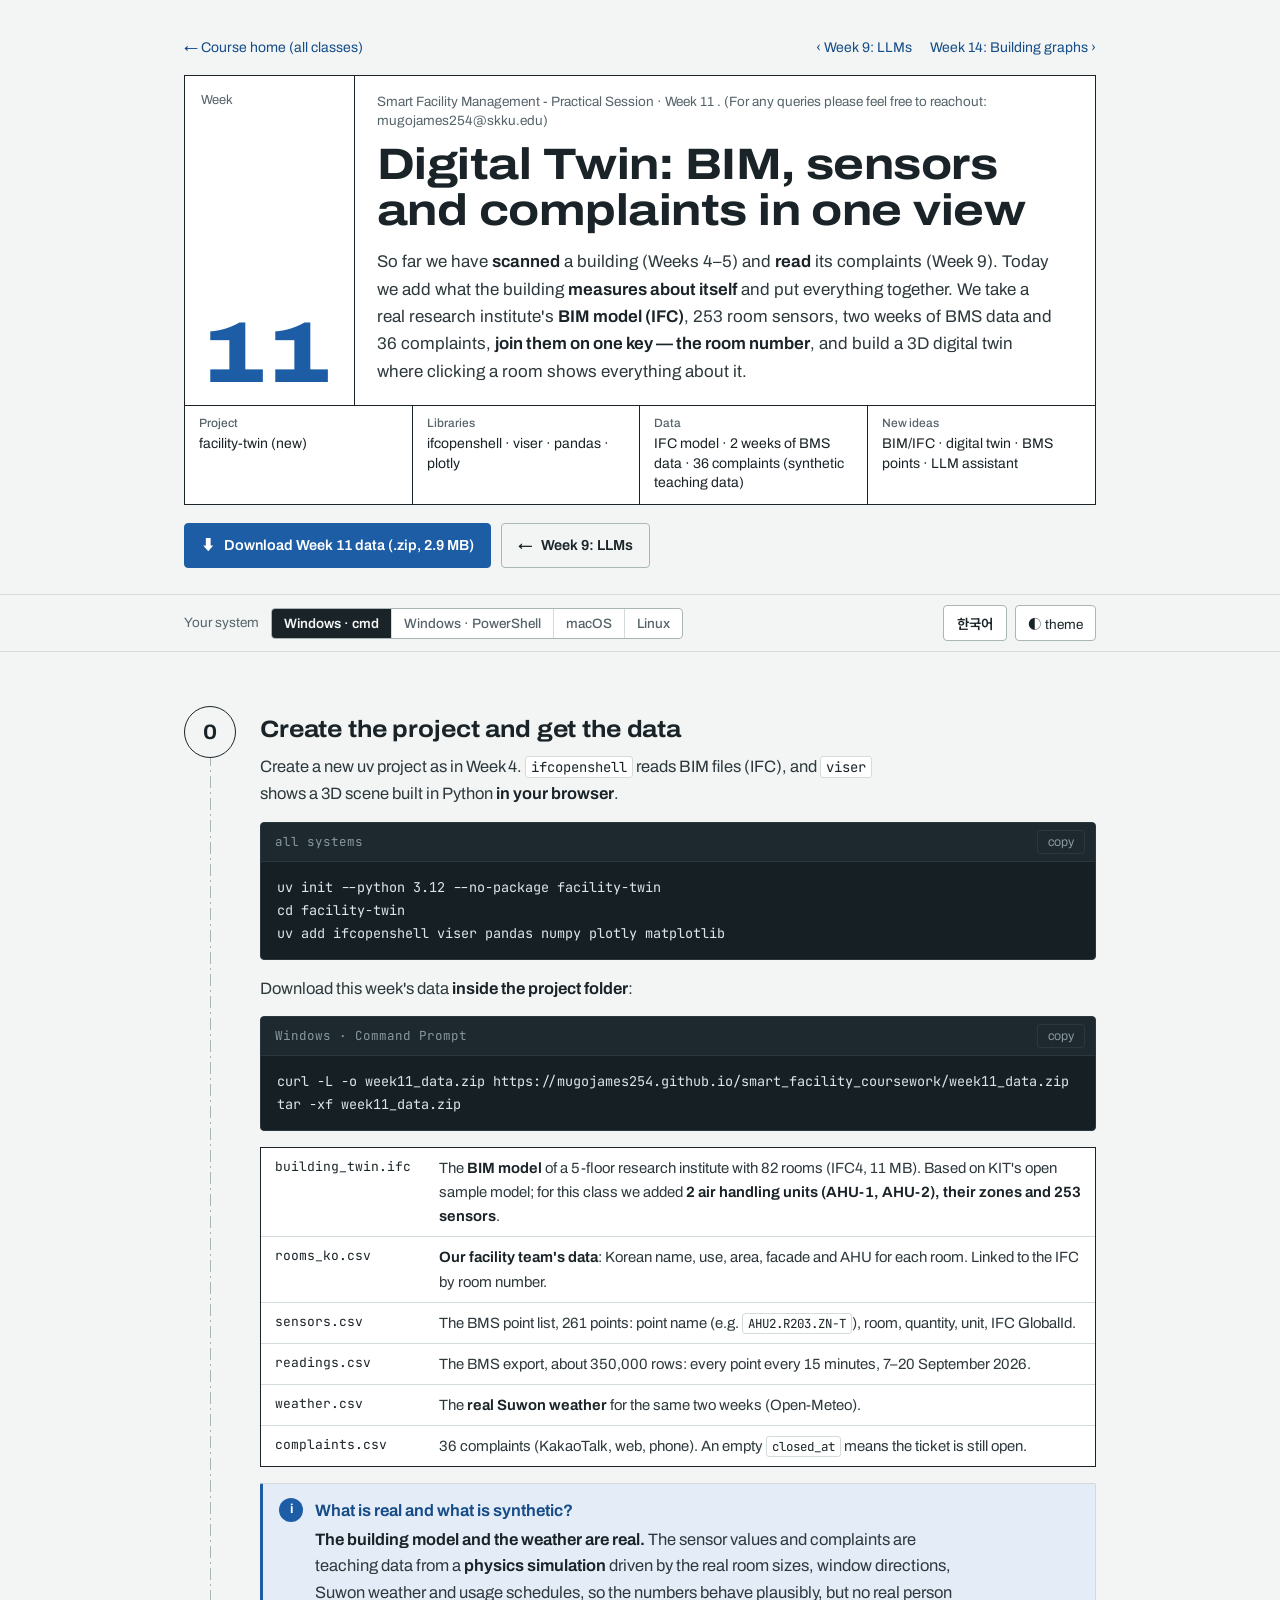
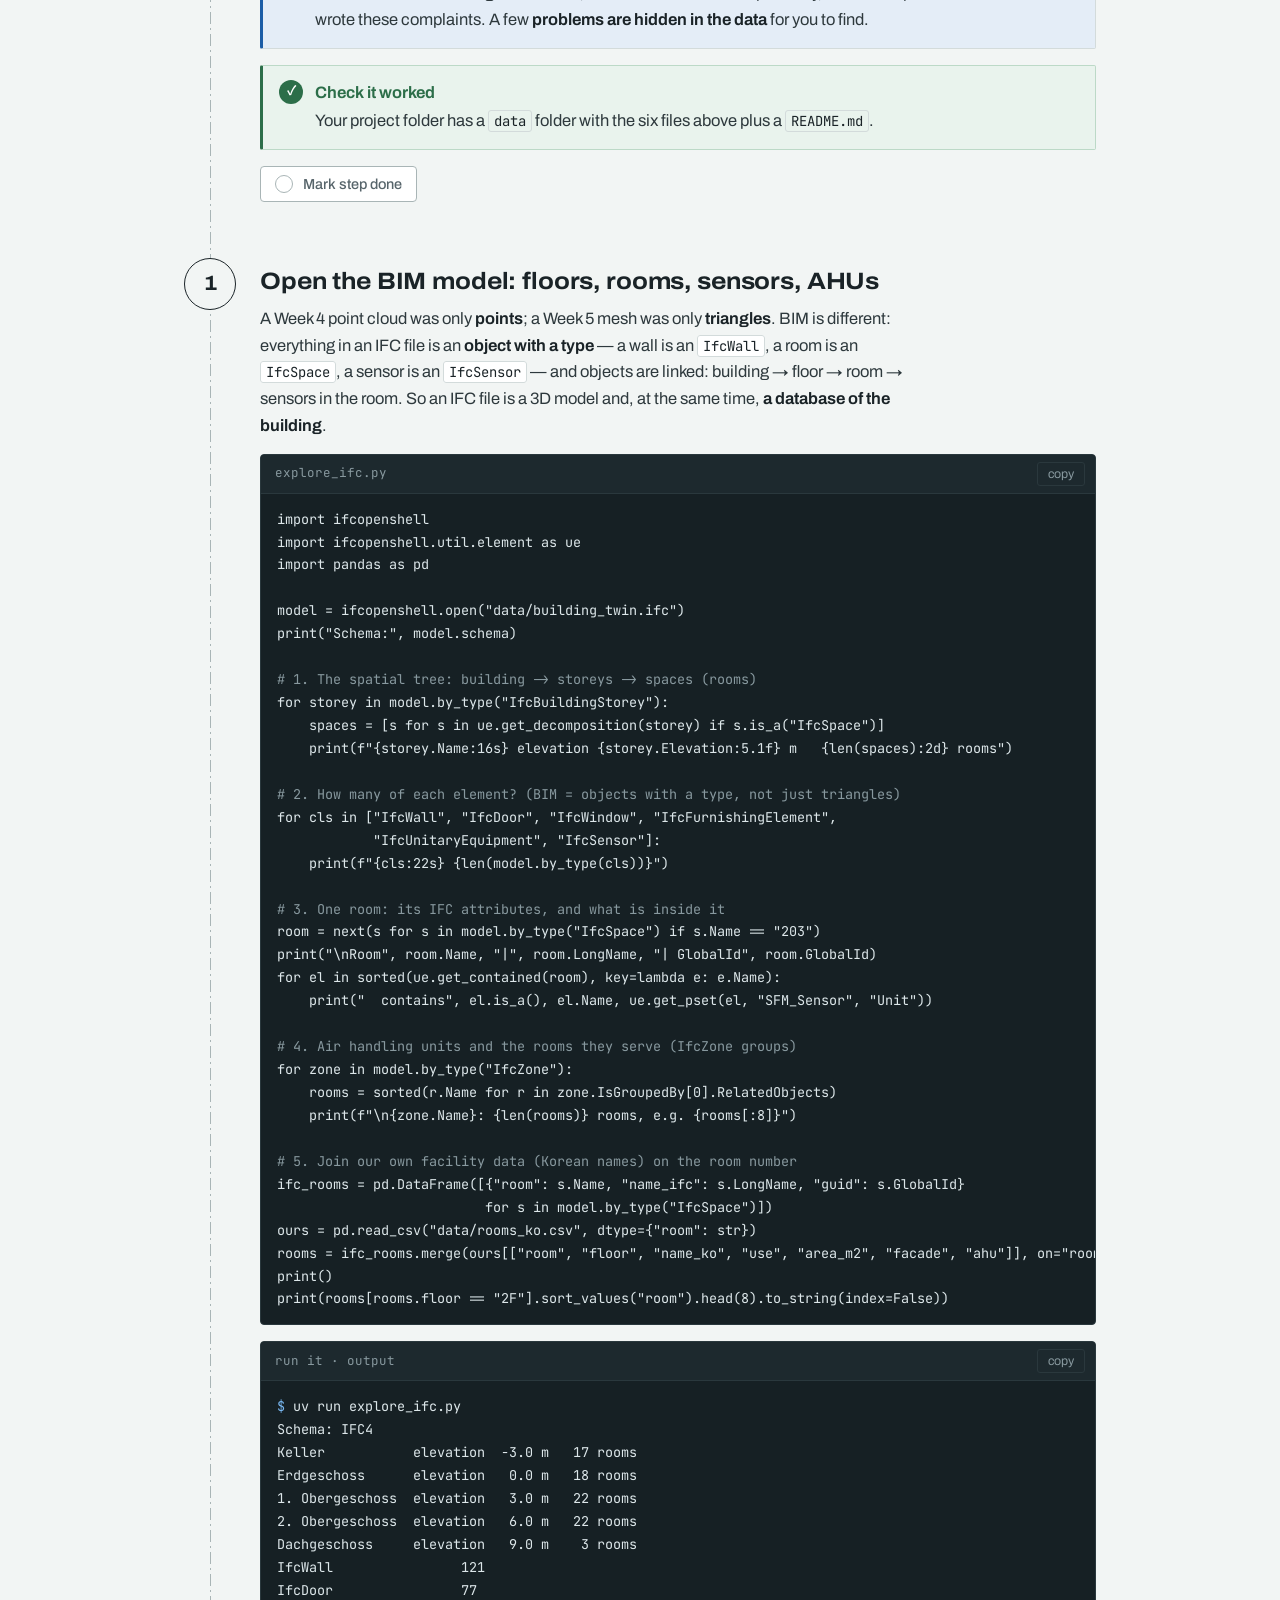
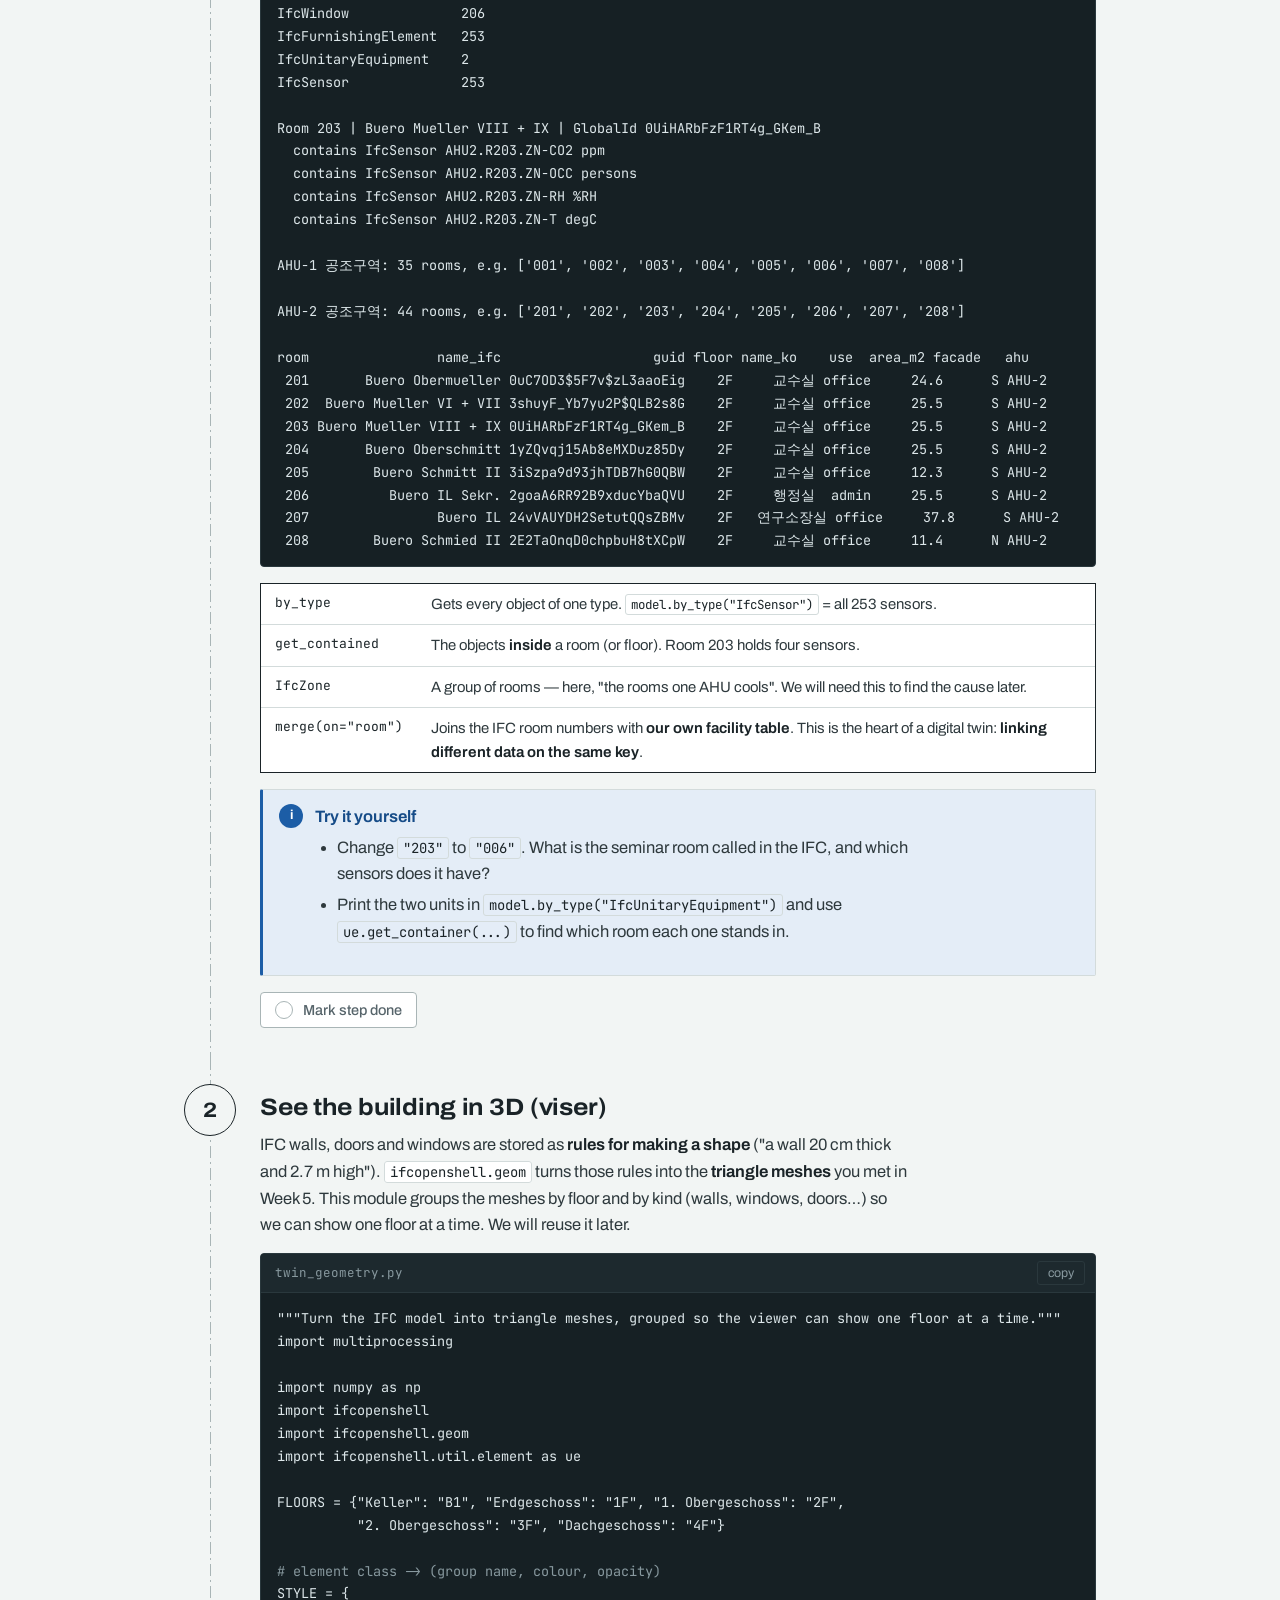
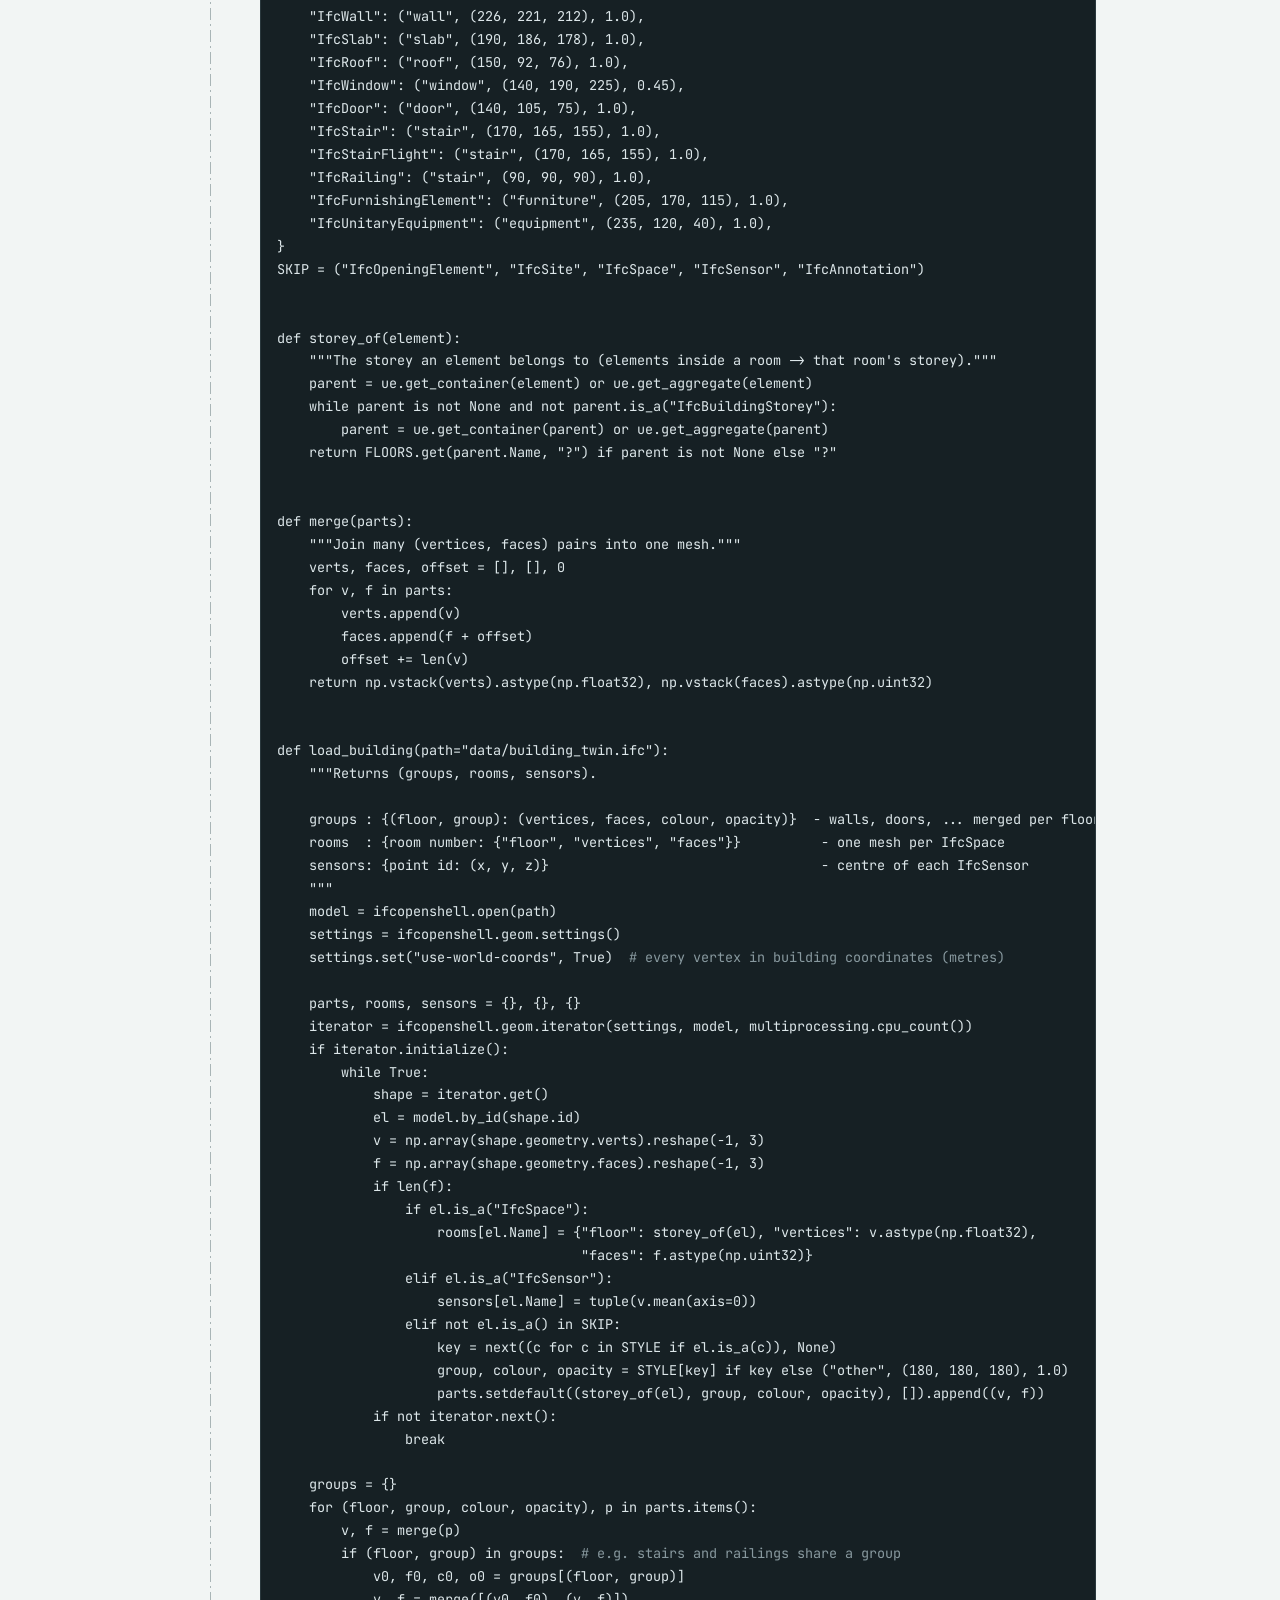
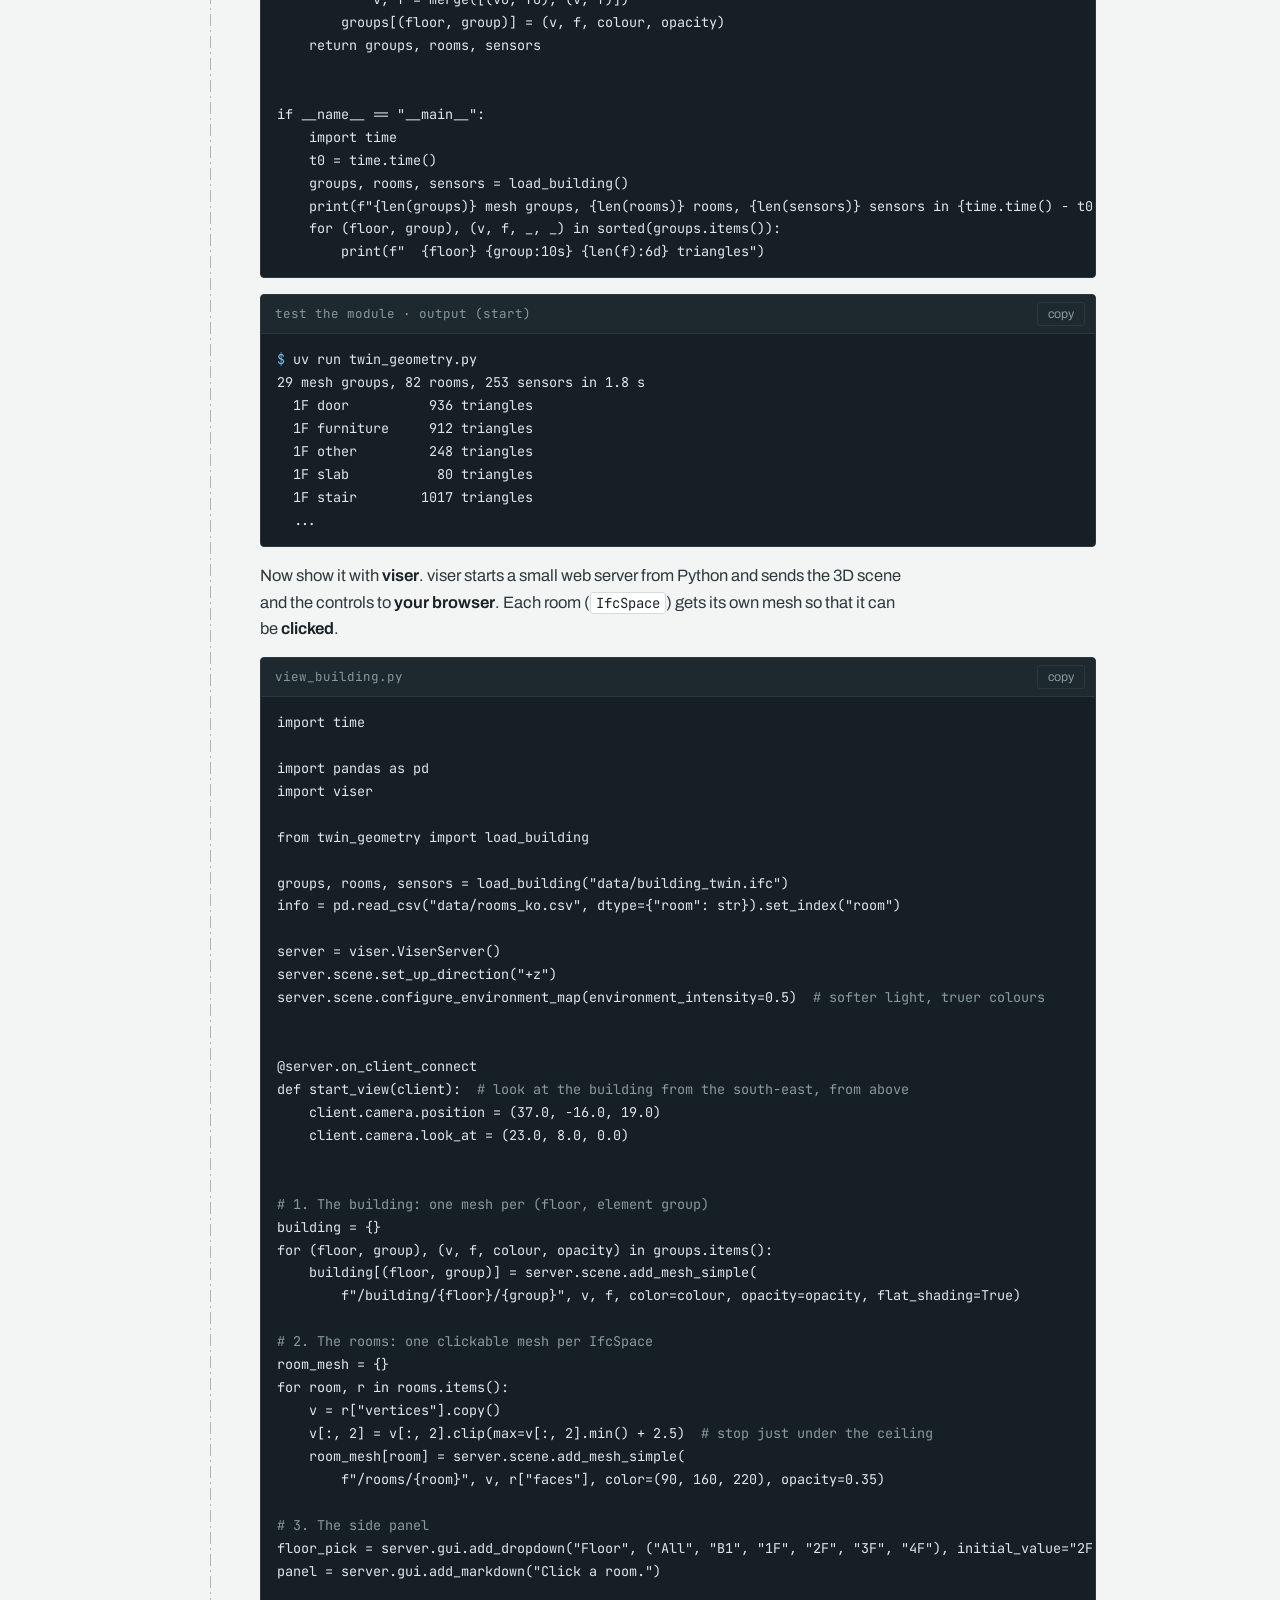
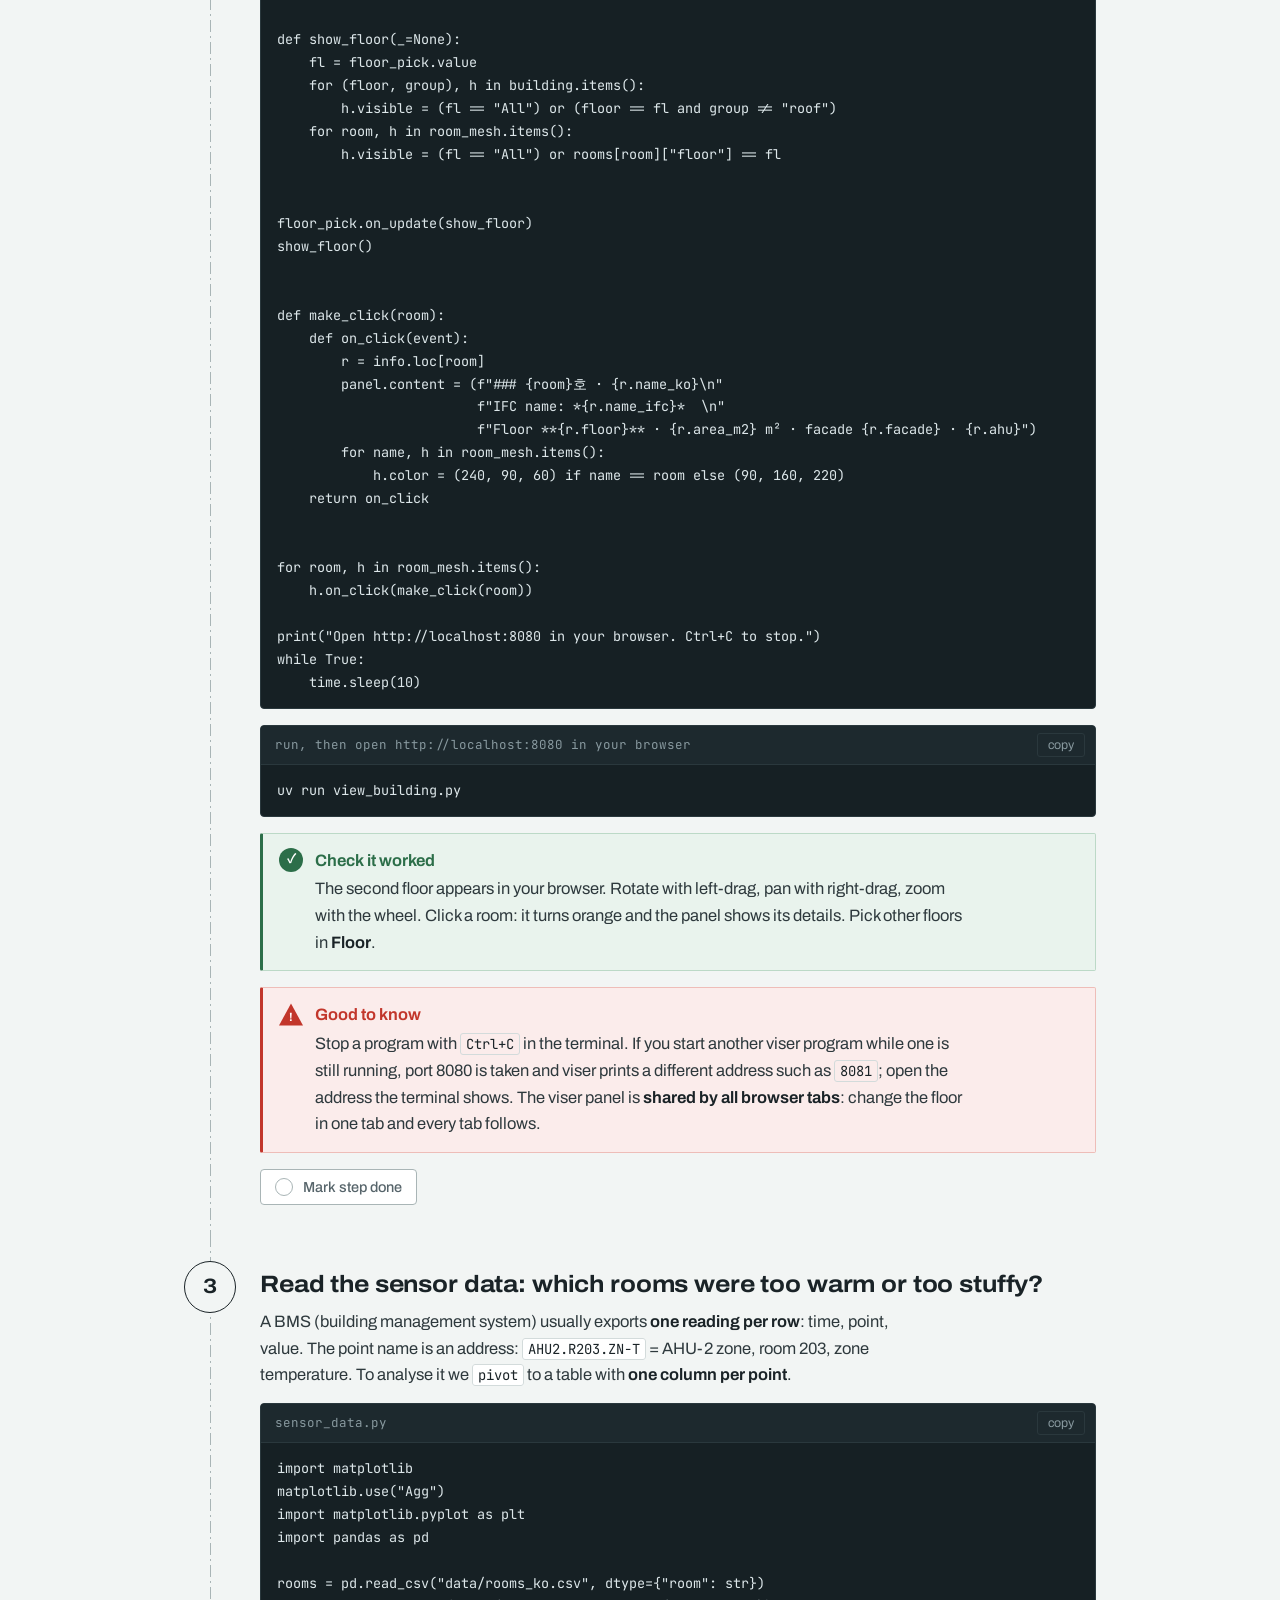
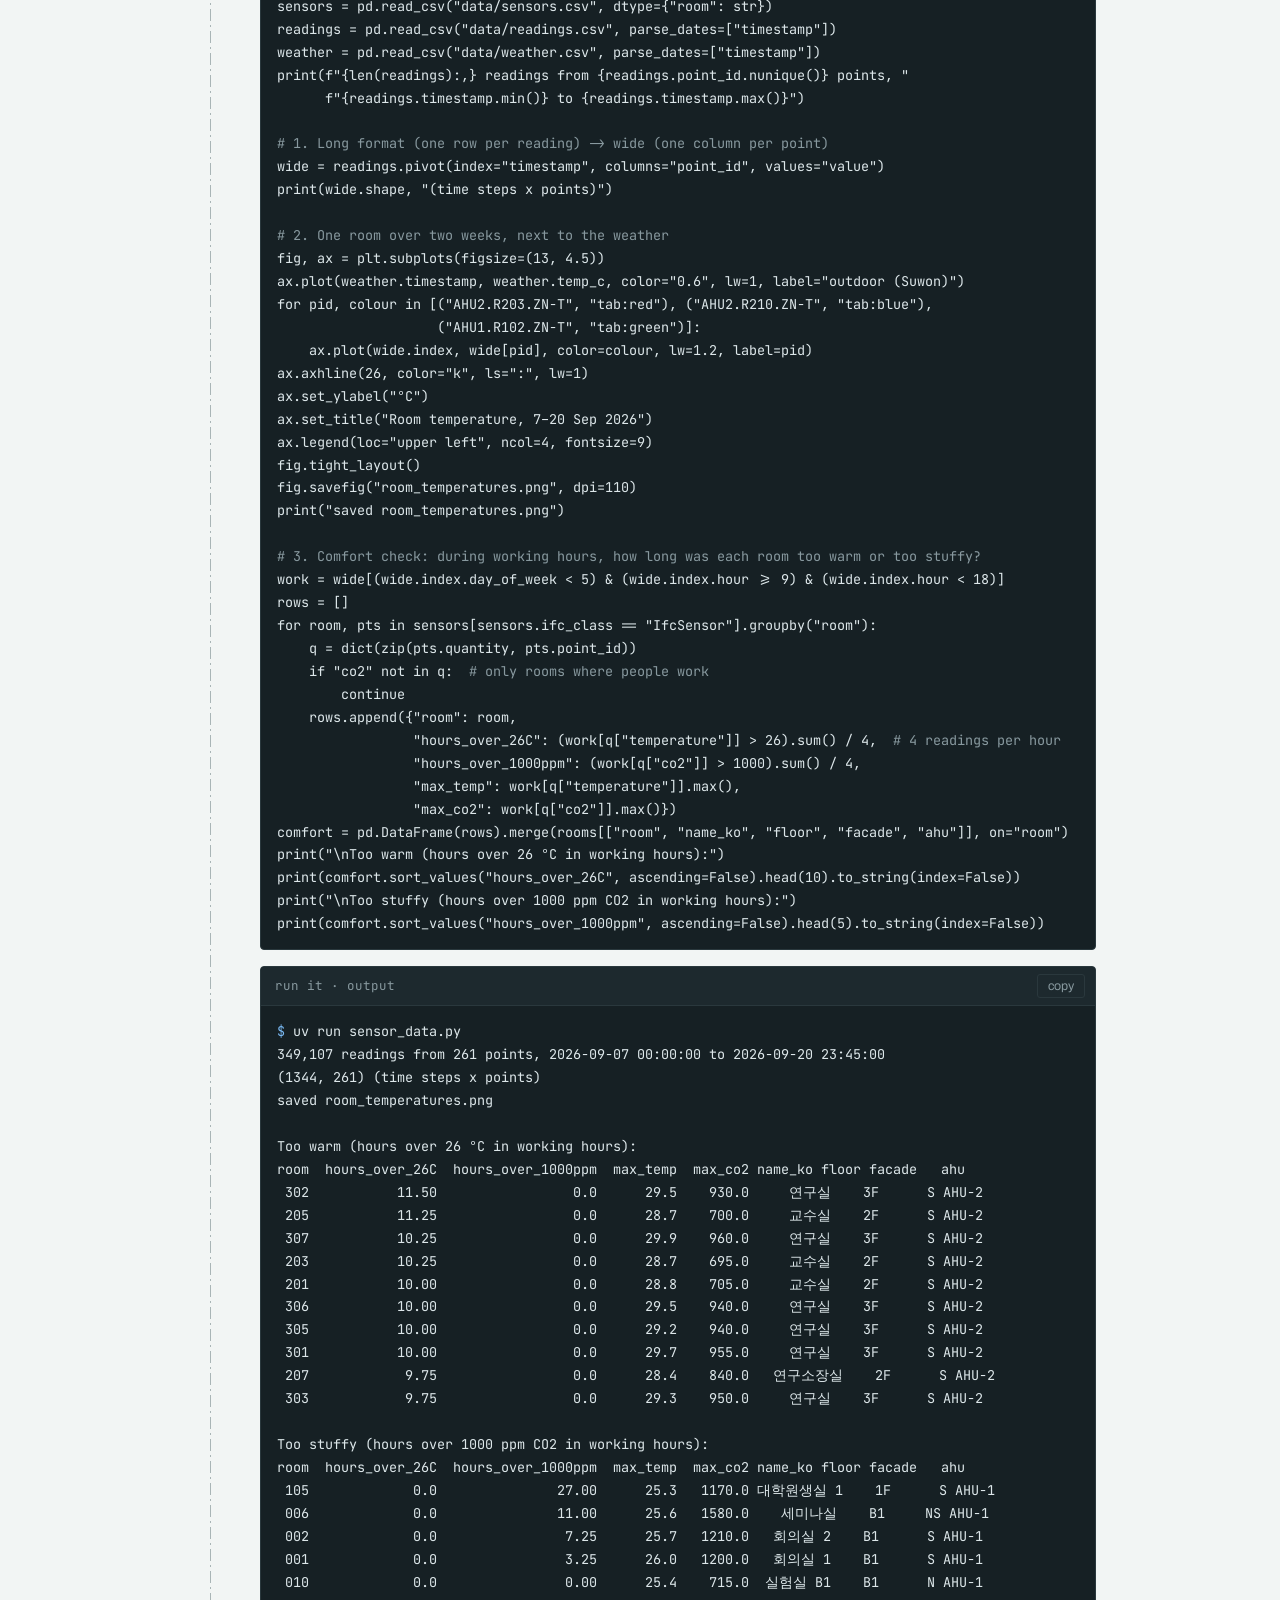
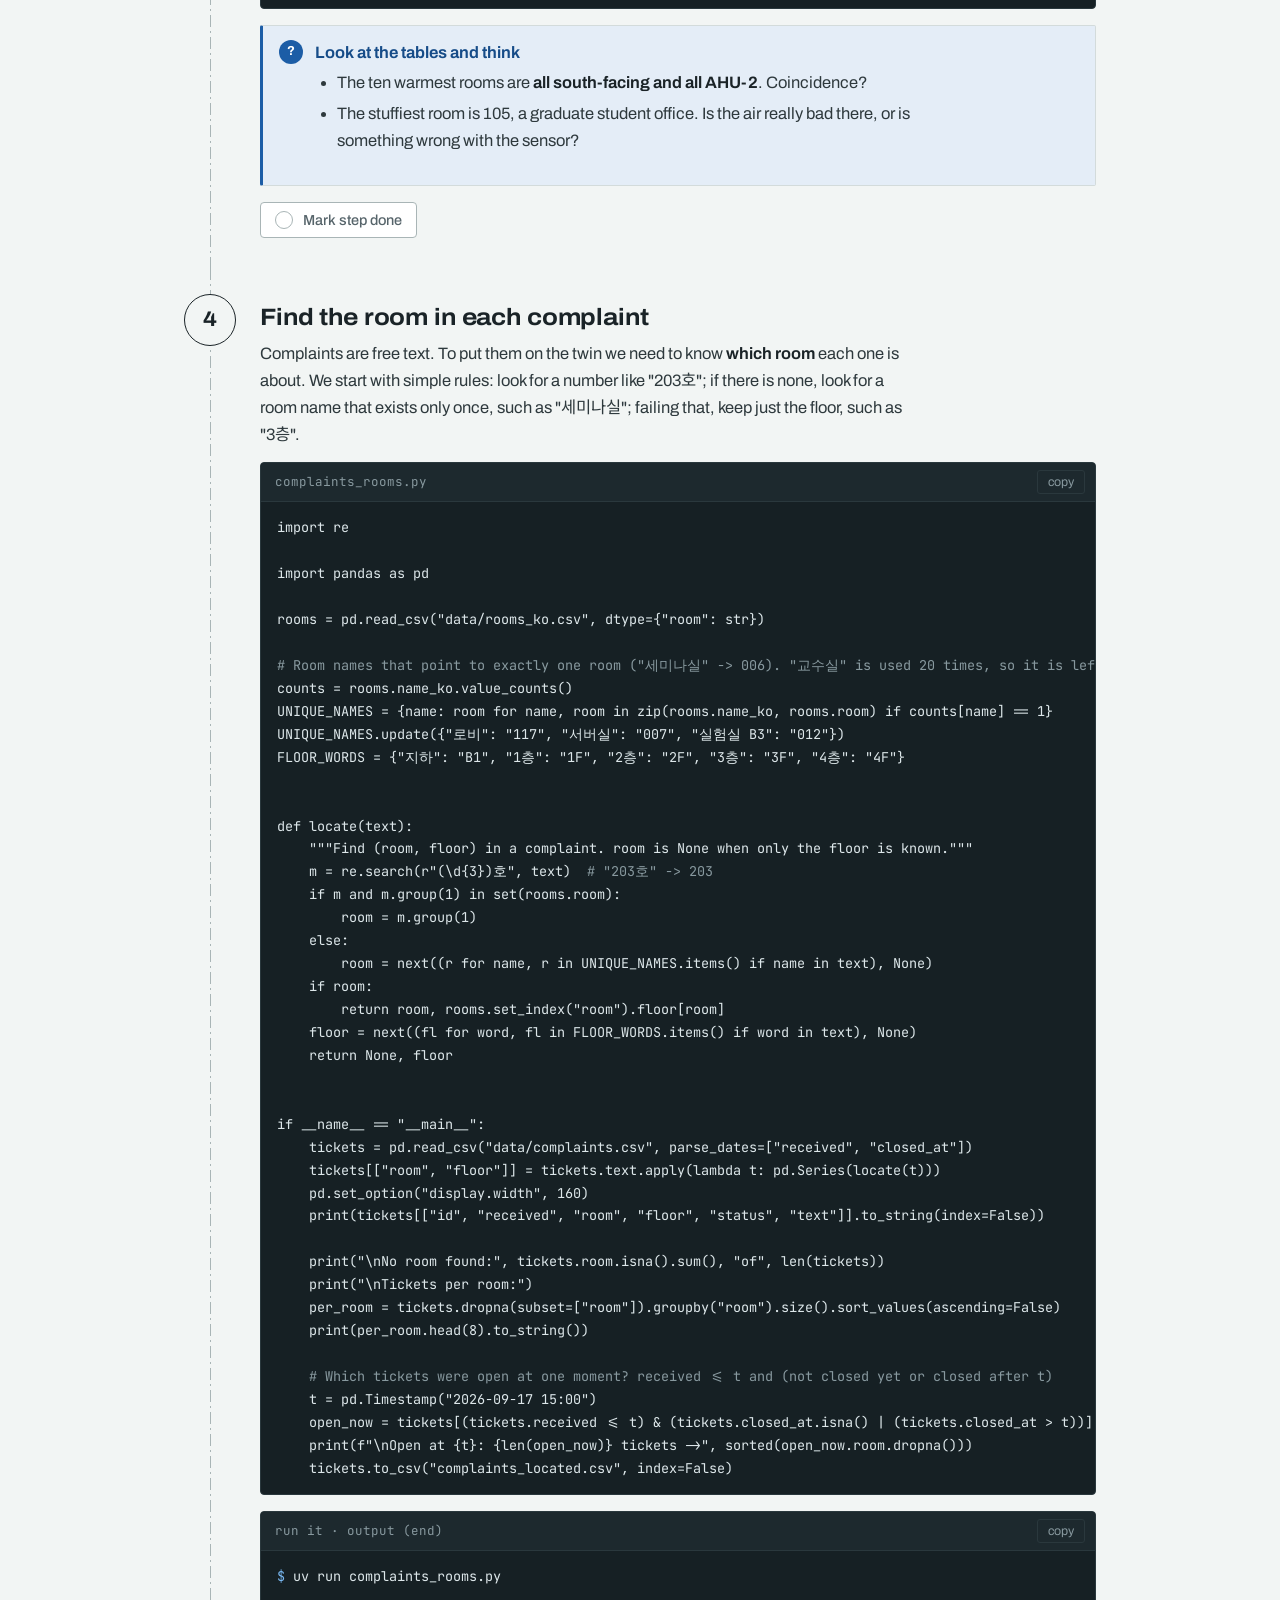
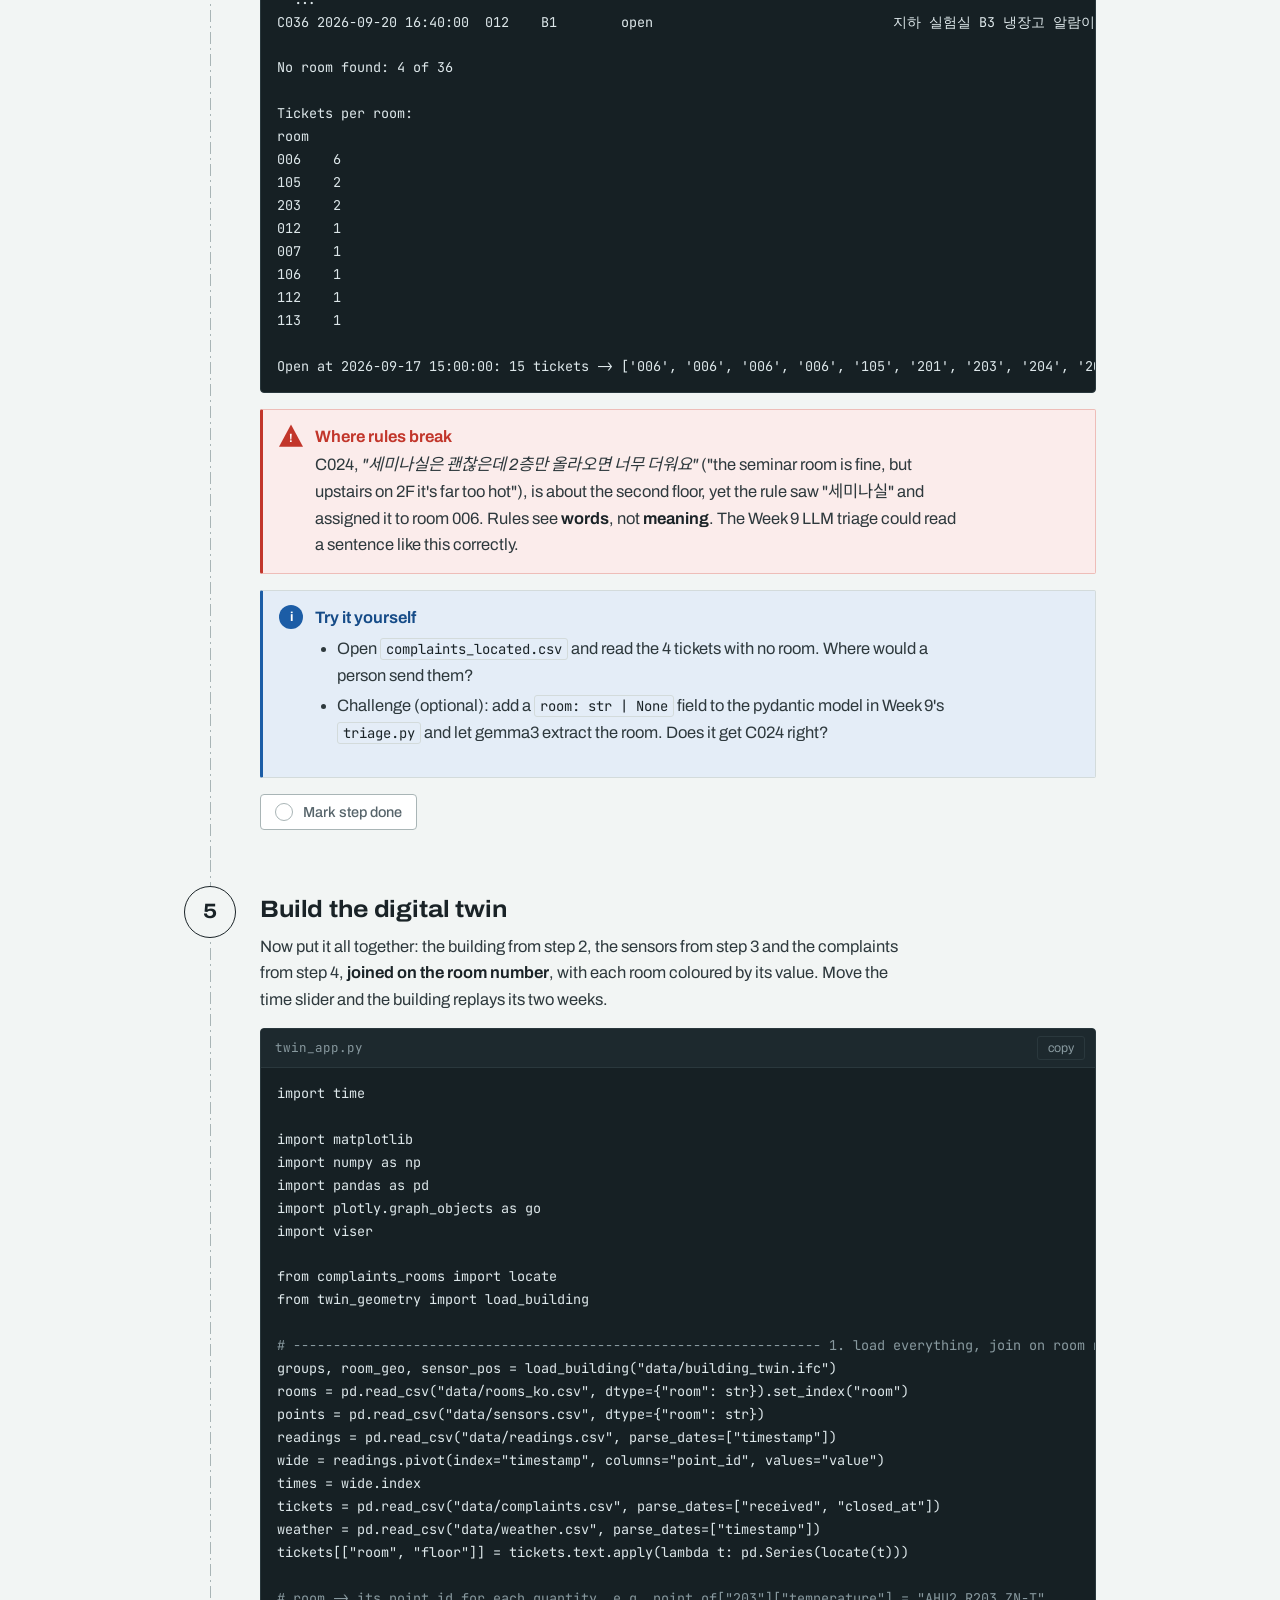
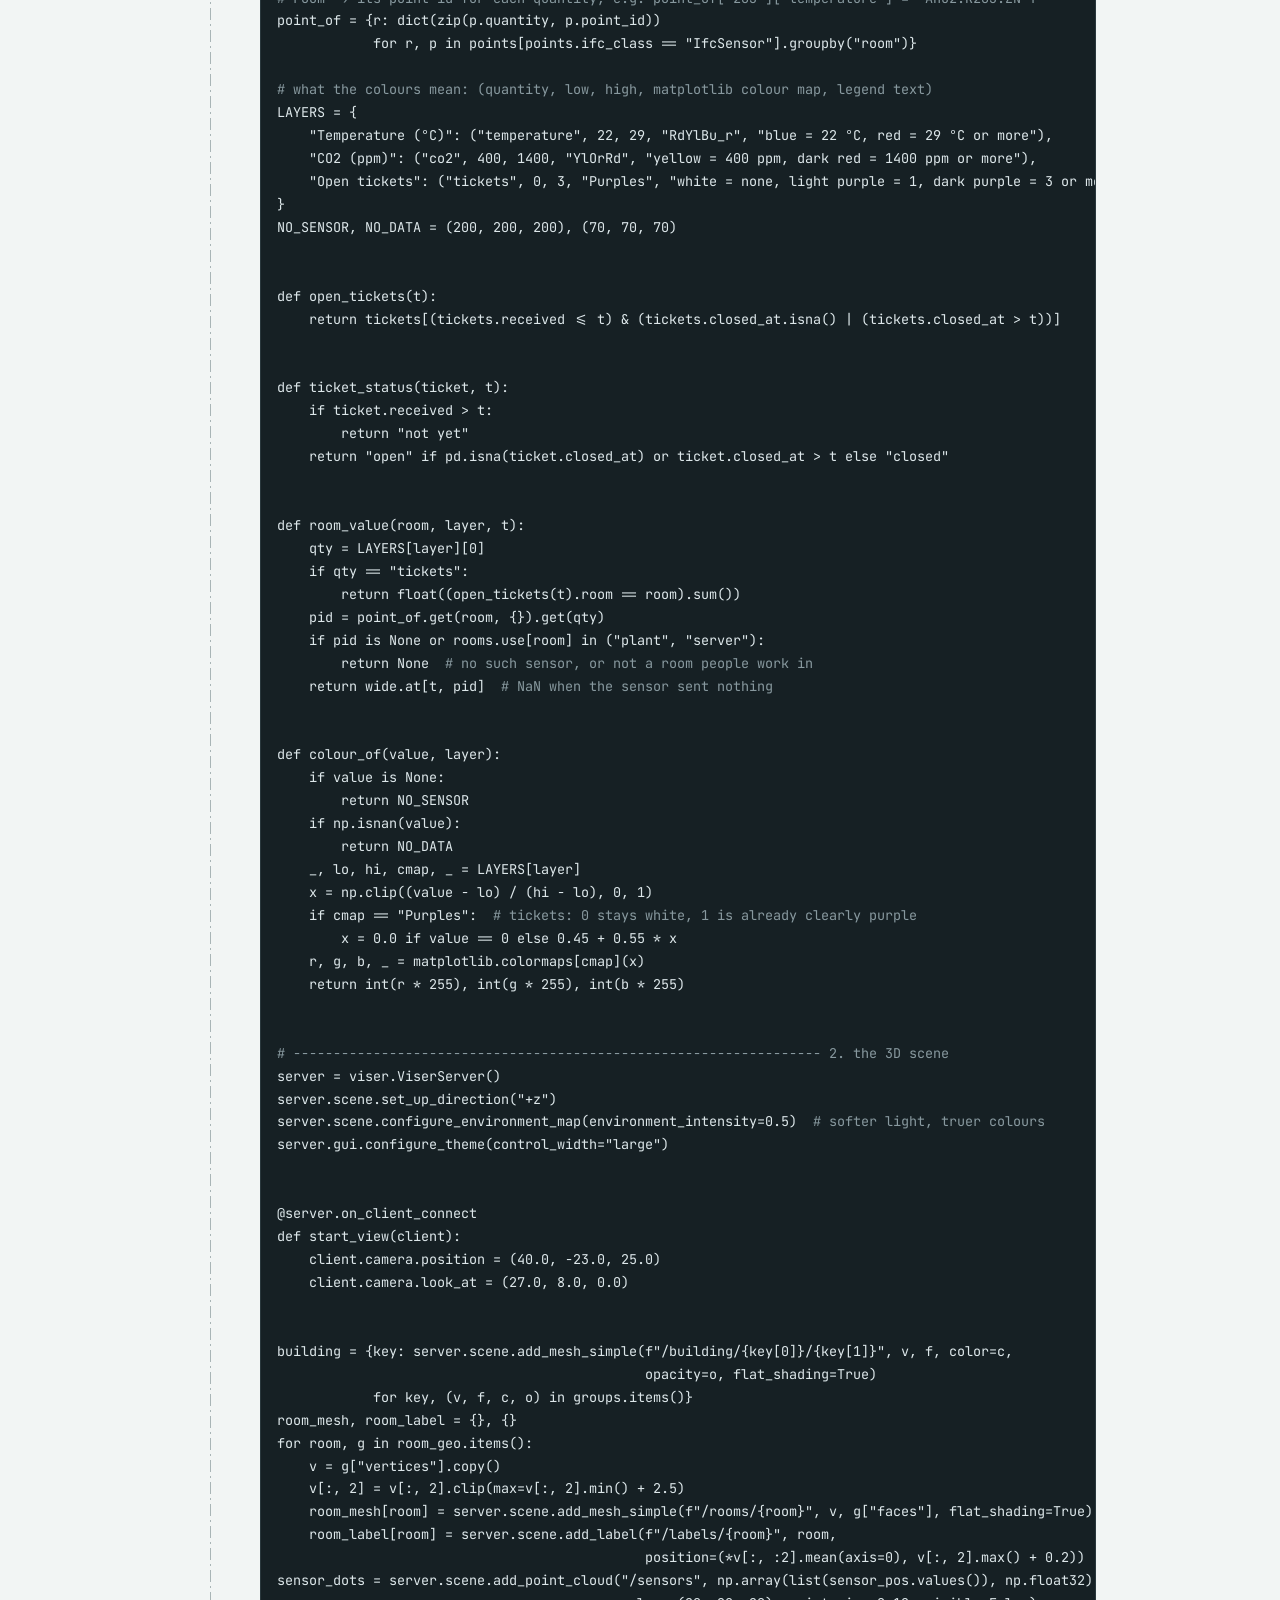
<file: week11.html>
<!doctype html>
<html lang="en">
<head>
<meta charset="utf-8">
<meta name="viewport" content="width=device-width, initial-scale=1">
<title>Facility Digital Twin</title>
<meta name="description" content="Week 11 practical: open a real BIM model (IFC) with ifcopenshell, join 253 room sensors, two weeks of BMS data and Korean complaints on the room number, build a clickable 3D digital twin with viser, and ask it questions with a local LLM.">
<link rel="stylesheet" href="assets/course.css">
</head>
<body>
<div class="progress-bar"><div class="progress-fill" id="pfill"></div></div>

<div class="wrap">
  <header>
    <nav class="course-nav" aria-label="Course navigation">
      <a href="index.html" class="i18n" data-ko='← 강의 홈 (전체 목차)'>← Course home (all classes)</a>
      <span class="pn">
      <a href="week09.html" class="i18n" data-ko='‹ 9주차: LLM'>‹ Week 9: LLMs</a>
      <a href="week14.html" class="i18n" data-ko='14주차: 건물 그래프 ›'>Week 14: Building graphs ›</a>
      </span>
    </nav>
    <div class="tb">
    <div class="tb-main">
      <div class="tb-sheet"><span class="tb-sheet-label i18n" data-ko='주차'>Week</span><span class="tb-sheet-no">11</span></div>
      <div class="tb-title">
        <p class="eyebrow i18n" data-ko='스마트 시설 관리 - 실습 세션 · 11주차'>Smart Facility Management - Practical Session · Week 11 . (For any queries please feel free to reachout: mugojames254@skku.edu)</p>
        <h1 class="i18n" data-ko='디지털 트윈: BIM, 센서, 민원을 한 화면에'>Digital Twin: BIM, sensors and complaints in one view</h1>
        <p class="lede i18n" data-ko='지금까지 건물을 <strong>스캔</strong>하고 (4·5주차), 민원을 <strong>읽었습니다</strong> (9주차). 오늘은 건물이 <strong>스스로 측정한 값</strong>까지 더해 하나로 묶습니다. 실제 연구동의 <strong>BIM 모델 (IFC)</strong> 에 센서 253개, 2주간의 BMS 데이터, 민원 36건을 <strong>방 번호 하나로 연결</strong>하고, 방을 클릭하면 모든 것이 보이는 3D 디지털 트윈을 만듭니다.'>So far we have <strong>scanned</strong> a building (Weeks 4–5) and <strong>read</strong> its complaints (Week 9). Today we add what the building <strong>measures about itself</strong> and put everything together. We take a real research institute's <strong>BIM model (IFC)</strong>, 253 room sensors, two weeks of BMS data and 36 complaints, <strong>join them on one key — the room number</strong>, and build a 3D digital twin where clicking a room shows everything about it.</p>
      </div>
    </div>
    <div class="meta">
      <span class="i18n" data-ko='<b>프로젝트</b> facility-twin (새 프로젝트)'><b>Project</b> facility-twin (new)</span>
      <span class="i18n" data-ko='<b>라이브러리</b> ifcopenshell · viser · pandas · plotly'><b>Libraries</b> ifcopenshell · viser · pandas · plotly</span>
      <span class="i18n" data-ko='<b>데이터</b> IFC 모델 · BMS 센서 2주 · 민원 36건 (교육용 가상 데이터)'><b>Data</b> IFC model · 2 weeks of BMS data · 36 complaints (synthetic teaching data)</span>
      <span class="i18n" data-ko='<b>새 개념</b> BIM/IFC · 디지털 트윈 · BMS 포인트 · LLM 도우미'><b>New ideas</b> BIM/IFC · digital twin · BMS points · LLM assistant</span>
    </div>
    </div>
    <div class="btn-row">
      <a class="slides-btn" href="week11_data.zip" download>
        <span aria-hidden="true">⬇</span>
        <span class="i18n" data-ko='11주차 데이터 내려받기 (.zip, 2.9 MB)'>Download Week 11 data (.zip, 2.9 MB)</span>
      </a>
      <a class="slides-btn ghost-btn" href="week09.html">
        <span aria-hidden="true">←</span>
        <span class="i18n" data-ko='9주차: LLM'>Week 9: LLMs</span>
      </a>
    </div>
  </header>
</div>

<div class="controls">
  <div class="wrap controls-inner">
    <div style="display:flex;align-items:center;gap:12px;flex-wrap:wrap">
      <span class="os-label i18n" data-ko='사용 중인 시스템'>Your system</span>
      <div class="seg" role="group" aria-label="Choose your operating system">
        <button data-set="win-cmd" aria-pressed="true">Windows · cmd</button>
        <button data-set="win-ps" aria-pressed="false">Windows · PowerShell</button>
        <button data-set="mac" aria-pressed="false">macOS</button>
        <button data-set="linux" aria-pressed="false">Linux</button>
      </div>
    </div>
    <div class="util">
      <button class="lang-toggle" id="langBtn" aria-label="Switch language">한국어</button>
      <button class="theme-toggle" id="themeBtn" aria-label="Toggle color theme">◐ theme</button>
    </div>
  </div>
</div>

<div class="wrap">
  <main>

    <!-- STEP 0 : PROJECT + DATA -->
    <section class="step" id="s0">
      <div class="stepnum"><div class="dot"><span>0</span></div></div>
      <div class="step-body">
        <h2 class="i18n" data-ko='프로젝트 만들기와 데이터 받기'>Create the project and get the data</h2>
        <p class="i18n" data-ko='4주차와 같은 방법으로 새 uv 프로젝트를 만듭니다. <code class="ic">ifcopenshell</code> 은 BIM 파일(IFC)을 읽고, <code class="ic">viser</code> 는 Python에서 만든 3D 장면을 <strong>브라우저</strong>에 보여 줍니다.'>Create a new uv project as in Week 4. <code class="ic">ifcopenshell</code> reads BIM files (IFC), and <code class="ic">viser</code> shows a 3D scene built in Python <strong>in your browser</strong>.</p>
        <div class="code">
          <div class="code-head"><span class="code-tag i18n" data-ko='모든 시스템'>all systems</span><button class="copy">copy</button></div>
<pre><code>uv init --python 3.12 --no-package facility-twin
cd facility-twin
uv add ifcopenshell viser pandas numpy plotly matplotlib</code></pre>
        </div>
        <p class="i18n" data-ko='이번 주 데이터를 <strong>프로젝트 폴더 안에서</strong> 받으세요:'>Download this week's data <strong>inside the project folder</strong>:</p>
        <div data-os="win-cmd" class="osblock">
          <div class="code">
            <div class="code-head"><span class="code-tag">Windows · Command Prompt</span><button class="copy">copy</button></div>
<pre><code>curl -L -o week11_data.zip https://mugojames254.github.io/smart_facility_coursework/week11_data.zip
tar -xf week11_data.zip</code></pre>
          </div>
        </div>
        <div data-os="win-ps" class="osblock">
          <div class="code">
            <div class="code-head"><span class="code-tag">Windows · PowerShell</span><button class="copy">copy</button></div>
<pre><code>curl.exe -L -o week11_data.zip https://mugojames254.github.io/smart_facility_coursework/week11_data.zip
tar -xf week11_data.zip</code></pre>
          </div>
        </div>
        <div data-os="mac linux" class="osblock">
          <div class="code">
            <div class="code-head"><span class="code-tag">macOS / Linux</span><button class="copy">copy</button></div>
<pre><code>curl -L -o week11_data.zip https://mugojames254.github.io/smart_facility_coursework/week11_data.zip
unzip week11_data.zip</code></pre>
          </div>
        </div>
        <div class="tree">
          <table>
            <tr><td>building_twin.ifc</td><td class="i18n" data-ko='5개 층, 방 82개의 연구동 <strong>BIM 모델</strong> (IFC4, 11 MB). 독일 KIT의 공개 샘플 모델에 이번 수업용으로 <strong>공조기 2대 (AHU-1, AHU-2), 공조 구역, 센서 253개</strong>를 추가했습니다.'>The <strong>BIM model</strong> of a 5-floor research institute with 82 rooms (IFC4, 11 MB). Based on KIT's open sample model; for this class we added <strong>2 air handling units (AHU-1, AHU-2), their zones and 253 sensors</strong>.</td></tr>
            <tr><td>rooms_ko.csv</td><td class="i18n" data-ko='<strong>우리 시설팀의 데이터</strong>: 방마다 한국어 이름, 용도, 면적, 창이 향한 방향, 담당 공조기. IFC의 방 번호로 연결됩니다.'><strong>Our facility team's data</strong>: Korean name, use, area, facade and AHU for each room. Linked to the IFC by room number.</td></tr>
            <tr><td>sensors.csv</td><td class="i18n" data-ko='BMS 포인트 목록 261개: 포인트 이름 (예: <code class="ic">AHU2.R203.ZN-T</code>), 방, 측정량, 단위, IFC GlobalId.'>The BMS point list, 261 points: point name (e.g. <code class="ic">AHU2.R203.ZN-T</code>), room, quantity, unit, IFC GlobalId.</td></tr>
            <tr><td>readings.csv</td><td class="i18n" data-ko='BMS에서 내보낸 측정값 약 35만 줄: 2026년 9월 7일~20일, 15분마다.'>The BMS export, about 350,000 rows: every point every 15 minutes, 7–20 September 2026.</td></tr>
            <tr><td>weather.csv</td><td class="i18n" data-ko='같은 2주 동안 <strong>수원의 실제 날씨</strong> (Open-Meteo).'>The <strong>real Suwon weather</strong> for the same two weeks (Open-Meteo).</td></tr>
            <tr><td>complaints.csv</td><td class="i18n" data-ko='민원 36건 (카카오톡, 웹, 전화). <code class="ic">closed_at</code> 이 비어 있으면 아직 처리 중입니다.'>36 complaints (KakaoTalk, web, phone). An empty <code class="ic">closed_at</code> means the ticket is still open.</td></tr>
          </table>
        </div>
        <div class="callout tip">
          <div class="ci">i</div>
          <div><span class="ct i18n" data-ko='무엇이 진짜이고 무엇이 가상인가요?'>What is real and what is synthetic?</span>
            <p class="i18n" data-ko='<strong>건물 모델과 날씨는 진짜</strong>입니다. 센서 값과 민원은 그 건물의 방 크기, 창 방향, 수원의 날씨, 사용 일정으로 <strong>물리 시뮬레이션</strong>한 교육용 데이터입니다. 그래서 숫자는 그럴듯하게 움직이지만, 실제 사람의 민원은 아닙니다. 데이터 안에는 시설팀이 찾아야 할 <strong>문제 몇 가지가 숨어 있습니다</strong>.'><strong>The building model and the weather are real.</strong> The sensor values and complaints are teaching data from a <strong>physics simulation</strong> driven by the real room sizes, window directions, Suwon weather and usage schedules, so the numbers behave plausibly, but no real person wrote these complaints. A few <strong>problems are hidden in the data</strong> for you to find.</p>
          </div>
        </div>
        <div class="callout verify">
          <div class="ci">✓</div>
          <div><span class="ct i18n" data-ko='제대로 됐는지 확인'>Check it worked</span>
            <p class="i18n" data-ko='프로젝트 폴더 안에 <code class="ic">data</code> 폴더가 있고, 위의 파일 6개와 <code class="ic">README.md</code> 가 들어 있으면 됩니다.'>Your project folder has a <code class="ic">data</code> folder with the six files above plus a <code class="ic">README.md</code>.</p>
          </div>
        </div>
        <div class="done-row"><button class="done-btn" data-done="s0"><span class="box"></span><span class="done-label"> Mark step done</span></button></div>
      </div>
    </section>

    <!-- STEP 1 : IFC -->
    <section class="step" id="s1">
      <div class="stepnum"><div class="dot"><span>1</span></div></div>
      <div class="step-body">
        <h2 class="i18n" data-ko='BIM 모델 열어 보기: 층, 방, 센서, 공조기'>Open the BIM model: floors, rooms, sensors, AHUs</h2>
        <p class="i18n" data-ko='4주차의 포인트 클라우드는 <strong>점</strong>뿐이었고, 5주차의 메시는 <strong>삼각형</strong>뿐이었습니다. BIM은 다릅니다. IFC 파일 안의 모든 것은 <strong>종류가 있는 객체</strong>입니다: 벽은 <code class="ic">IfcWall</code>, 방은 <code class="ic">IfcSpace</code>, 센서는 <code class="ic">IfcSensor</code>. 그리고 객체끼리 관계가 있습니다: 건물 → 층 → 방 → 방 안의 센서. 그래서 IFC는 3D 모델이면서 동시에 <strong>건물의 데이터베이스</strong>입니다.'>A Week 4 point cloud was only <strong>points</strong>; a Week 5 mesh was only <strong>triangles</strong>. BIM is different: everything in an IFC file is an <strong>object with a type</strong> — a wall is an <code class="ic">IfcWall</code>, a room is an <code class="ic">IfcSpace</code>, a sensor is an <code class="ic">IfcSensor</code> — and objects are linked: building → floor → room → sensors in the room. So an IFC file is a 3D model and, at the same time, <strong>a database of the building</strong>.</p>
        <div class="code">
          <div class="code-head"><span class="code-tag">explore_ifc.py</span><button class="copy">copy</button></div>
<pre><code>import ifcopenshell
import ifcopenshell.util.element as ue
import pandas as pd

model = ifcopenshell.open("data/building_twin.ifc")
print("Schema:", model.schema)

<span class="cmt"># 1. The spatial tree: building -&gt; storeys -&gt; spaces (rooms)</span>
for storey in model.by_type("IfcBuildingStorey"):
    spaces = [s for s in ue.get_decomposition(storey) if s.is_a("IfcSpace")]
    print(f"{storey.Name:16s} elevation {storey.Elevation:5.1f} m   {len(spaces):2d} rooms")

<span class="cmt"># 2. How many of each element? (BIM = objects with a type, not just triangles)</span>
for cls in ["IfcWall", "IfcDoor", "IfcWindow", "IfcFurnishingElement",
            "IfcUnitaryEquipment", "IfcSensor"]:
    print(f"{cls:22s} {len(model.by_type(cls))}")

<span class="cmt"># 3. One room: its IFC attributes, and what is inside it</span>
room = next(s for s in model.by_type("IfcSpace") if s.Name == "203")
print("\nRoom", room.Name, "|", room.LongName, "| GlobalId", room.GlobalId)
for el in sorted(ue.get_contained(room), key=lambda e: e.Name):
    print("  contains", el.is_a(), el.Name, ue.get_pset(el, "SFM_Sensor", "Unit"))

<span class="cmt"># 4. Air handling units and the rooms they serve (IfcZone groups)</span>
for zone in model.by_type("IfcZone"):
    rooms = sorted(r.Name for r in zone.IsGroupedBy[0].RelatedObjects)
    print(f"\n{zone.Name}: {len(rooms)} rooms, e.g. {rooms[:8]}")

<span class="cmt"># 5. Join our own facility data (Korean names) on the room number</span>
ifc_rooms = pd.DataFrame([{"room": s.Name, "name_ifc": s.LongName, "guid": s.GlobalId}
                          for s in model.by_type("IfcSpace")])
ours = pd.read_csv("data/rooms_ko.csv", dtype={"room": str})
rooms = ifc_rooms.merge(ours[["room", "floor", "name_ko", "use", "area_m2", "facade", "ahu"]], on="room")
print()
print(rooms[rooms.floor == "2F"].sort_values("room").head(8).to_string(index=False))</code></pre>
        </div>
        <div class="code">
          <div class="code-head"><span class="code-tag i18n" data-ko='실행 결과'>run it · output</span><button class="copy">copy</button></div>
<pre><code><span class="pr">$ </span>uv run explore_ifc.py
Schema: IFC4
Keller           elevation  -3.0 m   17 rooms
Erdgeschoss      elevation   0.0 m   18 rooms
1. Obergeschoss  elevation   3.0 m   22 rooms
2. Obergeschoss  elevation   6.0 m   22 rooms
Dachgeschoss     elevation   9.0 m    3 rooms
IfcWall                121
IfcDoor                77
IfcWindow              206
IfcFurnishingElement   253
IfcUnitaryEquipment    2
IfcSensor              253

Room 203 | Buero Mueller VIII + IX | GlobalId 0UiHARbFzF1RT4g_GKem_B
  contains IfcSensor AHU2.R203.ZN-CO2 ppm
  contains IfcSensor AHU2.R203.ZN-OCC persons
  contains IfcSensor AHU2.R203.ZN-RH %RH
  contains IfcSensor AHU2.R203.ZN-T degC

AHU-1 공조구역: 35 rooms, e.g. ['001', '002', '003', '004', '005', '006', '007', '008']

AHU-2 공조구역: 44 rooms, e.g. ['201', '202', '203', '204', '205', '206', '207', '208']

room                name_ifc                   guid floor name_ko    use  area_m2 facade   ahu
 201       Buero Obermueller 0uC7OD3$5F7v$zL3aaoEig    2F     교수실 office     24.6      S AHU-2
 202  Buero Mueller VI + VII 3shuyF_Yb7yu2P$QLB2s8G    2F     교수실 office     25.5      S AHU-2
 203 Buero Mueller VIII + IX 0UiHARbFzF1RT4g_GKem_B    2F     교수실 office     25.5      S AHU-2
 204       Buero Oberschmitt 1yZQvqj15Ab8eMXDuz85Dy    2F     교수실 office     25.5      S AHU-2
 205        Buero Schmitt II 3iSzpa9d93jhTDB7hG0QBW    2F     교수실 office     12.3      S AHU-2
 206          Buero IL Sekr. 2goaA6RR92B9xducYbaQVU    2F     행정실  admin     25.5      S AHU-2
 207                Buero IL 24vVAUYDH2SetutQQsZBMv    2F   연구소장실 office     37.8      S AHU-2
 208        Buero Schmied II 2E2TaOnqD0chpbuH8tXCpW    2F     교수실 office     11.4      N AHU-2</code></pre>
        </div>
        <div class="tree">
          <table>
            <tr><td>by_type</td><td class="i18n" data-ko='한 종류의 객체를 모두 가져옵니다. <code class="ic">model.by_type(&quot;IfcSensor&quot;)</code> = 센서 253개.'>Gets every object of one type. <code class="ic">model.by_type("IfcSensor")</code> = all 253 sensors.</td></tr>
            <tr><td>get_contained</td><td class="i18n" data-ko='방(또는 층) <strong>안에 있는</strong> 객체들. 203호 안에는 센서 4개가 있습니다.'>The objects <strong>inside</strong> a room (or floor). Room 203 holds four sensors.</td></tr>
            <tr><td>IfcZone</td><td class="i18n" data-ko='방들의 묶음. 여기서는 &quot;공조기 한 대가 냉방하는 방들&quot; 입니다. 나중에 원인을 찾을 때 씁니다.'>A group of rooms — here, "the rooms one AHU cools". We will need this to find the cause later.</td></tr>
            <tr><td>merge(on=&quot;room&quot;)</td><td class="i18n" data-ko='IFC의 방 번호와 <strong>우리 시설팀의 표</strong>를 연결합니다. 디지털 트윈의 핵심은 이렇게 <strong>같은 키로 여러 데이터를 잇는 것</strong>입니다.'>Joins the IFC room numbers with <strong>our own facility table</strong>. This is the heart of a digital twin: <strong>linking different data on the same key</strong>.</td></tr>
          </table>
        </div>
        <div class="callout tip">
          <div class="ci">i</div>
          <div><span class="ct i18n" data-ko='직접 해 보기'>Try it yourself</span>
            <ul>
              <li class="i18n" data-ko='<code class="ic">&quot;203&quot;</code> 을 <code class="ic">&quot;006&quot;</code> 으로 바꿔 보세요. 세미나실의 IFC 이름과 센서는 무엇인가요?'>Change <code class="ic">"203"</code> to <code class="ic">"006"</code>. What is the seminar room called in the IFC, and which sensors does it have?</li>
              <li class="i18n" data-ko='<code class="ic">model.by_type(&quot;IfcUnitaryEquipment&quot;)</code> 의 두 공조기를 출력하고, <code class="ic">ue.get_container(...)</code> 로 어느 방에 있는지 찾아보세요.'>Print the two units in <code class="ic">model.by_type("IfcUnitaryEquipment")</code> and use <code class="ic">ue.get_container(...)</code> to find which room each one stands in.</li>
            </ul>
          </div>
        </div>
        <div class="done-row"><button class="done-btn" data-done="s1"><span class="box"></span><span class="done-label"> Mark step done</span></button></div>
      </div>
    </section>

    <!-- STEP 2 : 3D VIEW -->
    <section class="step" id="s2">
      <div class="stepnum"><div class="dot"><span>2</span></div></div>
      <div class="step-body">
        <h2 class="i18n" data-ko='건물을 3D로 보기 (viser)'>See the building in 3D (viser)</h2>
        <p class="i18n" data-ko='IFC의 벽, 문, 창은 &quot;두께 20 cm, 높이 2.7 m 벽&quot; 처럼 <strong>모양을 만드는 규칙</strong>으로 저장되어 있습니다. <code class="ic">ifcopenshell.geom</code> 이 그 규칙을 5주차에서 본 <strong>삼각형 메시</strong>로 바꿔 줍니다. 아래 모듈은 메시를 층과 종류(벽, 창, 문…)별로 묶어서, 한 층씩 보여 줄 수 있게 합니다. 다음 단계에서도 다시 씁니다.'>IFC walls, doors and windows are stored as <strong>rules for making a shape</strong> ("a wall 20 cm thick and 2.7 m high"). <code class="ic">ifcopenshell.geom</code> turns those rules into the <strong>triangle meshes</strong> you met in Week 5. This module groups the meshes by floor and by kind (walls, windows, doors…) so we can show one floor at a time. We will reuse it later.</p>
        <div class="code">
          <div class="code-head"><span class="code-tag">twin_geometry.py</span><button class="copy">copy</button></div>
<pre><code>"""Turn the IFC model into triangle meshes, grouped so the viewer can show one floor at a time."""
import multiprocessing

import numpy as np
import ifcopenshell
import ifcopenshell.geom
import ifcopenshell.util.element as ue

FLOORS = {"Keller": "B1", "Erdgeschoss": "1F", "1. Obergeschoss": "2F",
          "2. Obergeschoss": "3F", "Dachgeschoss": "4F"}

<span class="cmt"># element class -&gt; (group name, colour, opacity)</span>
STYLE = {
    "IfcWall": ("wall", (226, 221, 212), 1.0),
    "IfcSlab": ("slab", (190, 186, 178), 1.0),
    "IfcRoof": ("roof", (150, 92, 76), 1.0),
    "IfcWindow": ("window", (140, 190, 225), 0.45),
    "IfcDoor": ("door", (140, 105, 75), 1.0),
    "IfcStair": ("stair", (170, 165, 155), 1.0),
    "IfcStairFlight": ("stair", (170, 165, 155), 1.0),
    "IfcRailing": ("stair", (90, 90, 90), 1.0),
    "IfcFurnishingElement": ("furniture", (205, 170, 115), 1.0),
    "IfcUnitaryEquipment": ("equipment", (235, 120, 40), 1.0),
}
SKIP = ("IfcOpeningElement", "IfcSite", "IfcSpace", "IfcSensor", "IfcAnnotation")


def storey_of(element):
    """The storey an element belongs to (elements inside a room -&gt; that room's storey)."""
    parent = ue.get_container(element) or ue.get_aggregate(element)
    while parent is not None and not parent.is_a("IfcBuildingStorey"):
        parent = ue.get_container(parent) or ue.get_aggregate(parent)
    return FLOORS.get(parent.Name, "?") if parent is not None else "?"


def merge(parts):
    """Join many (vertices, faces) pairs into one mesh."""
    verts, faces, offset = [], [], 0
    for v, f in parts:
        verts.append(v)
        faces.append(f + offset)
        offset += len(v)
    return np.vstack(verts).astype(np.float32), np.vstack(faces).astype(np.uint32)


def load_building(path="data/building_twin.ifc"):
    """Returns (groups, rooms, sensors).

    groups : {(floor, group): (vertices, faces, colour, opacity)}  - walls, doors, ... merged per floor
    rooms  : {room number: {"floor", "vertices", "faces"}}          - one mesh per IfcSpace
    sensors: {point id: (x, y, z)}                                  - centre of each IfcSensor
    """
    model = ifcopenshell.open(path)
    settings = ifcopenshell.geom.settings()
    settings.set("use-world-coords", True)  <span class="cmt"># every vertex in building coordinates (metres)</span>

    parts, rooms, sensors = {}, {}, {}
    iterator = ifcopenshell.geom.iterator(settings, model, multiprocessing.cpu_count())
    if iterator.initialize():
        while True:
            shape = iterator.get()
            el = model.by_id(shape.id)
            v = np.array(shape.geometry.verts).reshape(-1, 3)
            f = np.array(shape.geometry.faces).reshape(-1, 3)
            if len(f):
                if el.is_a("IfcSpace"):
                    rooms[el.Name] = {"floor": storey_of(el), "vertices": v.astype(np.float32),
                                      "faces": f.astype(np.uint32)}
                elif el.is_a("IfcSensor"):
                    sensors[el.Name] = tuple(v.mean(axis=0))
                elif not el.is_a() in SKIP:
                    key = next((c for c in STYLE if el.is_a(c)), None)
                    group, colour, opacity = STYLE[key] if key else ("other", (180, 180, 180), 1.0)
                    parts.setdefault((storey_of(el), group, colour, opacity), []).append((v, f))
            if not iterator.next():
                break

    groups = {}
    for (floor, group, colour, opacity), p in parts.items():
        v, f = merge(p)
        if (floor, group) in groups:  <span class="cmt"># e.g. stairs and railings share a group</span>
            v0, f0, c0, o0 = groups[(floor, group)]
            v, f = merge([(v0, f0), (v, f)])
        groups[(floor, group)] = (v, f, colour, opacity)
    return groups, rooms, sensors


if __name__ == "__main__":
    import time
    t0 = time.time()
    groups, rooms, sensors = load_building()
    print(f"{len(groups)} mesh groups, {len(rooms)} rooms, {len(sensors)} sensors in {time.time() - t0:.1f} s")
    for (floor, group), (v, f, _, _) in sorted(groups.items()):
        print(f"  {floor} {group:10s} {len(f):6d} triangles")</code></pre>
        </div>
        <div class="code">
          <div class="code-head"><span class="code-tag i18n" data-ko='모듈 시험 · 실행 결과 (일부)'>test the module · output (start)</span><button class="copy">copy</button></div>
<pre><code><span class="pr">$ </span>uv run twin_geometry.py
29 mesh groups, 82 rooms, 253 sensors in 1.8 s
  1F door          936 triangles
  1F furniture     912 triangles
  1F other         248 triangles
  1F slab           80 triangles
  1F stair        1017 triangles
  ...</code></pre>
        </div>
        <p class="i18n" data-ko='이제 <strong>viser</strong> 로 보여 줍니다. viser는 Python에서 작은 웹 서버를 띄우고, 3D 장면과 버튼을 <strong>브라우저</strong>로 보냅니다. 방(<code class="ic">IfcSpace</code>)은 따로 하나씩 메시로 만들어 <strong>클릭할 수 있게</strong> 합니다.'>Now show it with <strong>viser</strong>. viser starts a small web server from Python and sends the 3D scene and the controls to <strong>your browser</strong>. Each room (<code class="ic">IfcSpace</code>) gets its own mesh so that it can be <strong>clicked</strong>.</p>
        <div class="code">
          <div class="code-head"><span class="code-tag">view_building.py</span><button class="copy">copy</button></div>
<pre><code>import time

import pandas as pd
import viser

from twin_geometry import load_building

groups, rooms, sensors = load_building("data/building_twin.ifc")
info = pd.read_csv("data/rooms_ko.csv", dtype={"room": str}).set_index("room")

server = viser.ViserServer()
server.scene.set_up_direction("+z")
server.scene.configure_environment_map(environment_intensity=0.5)  <span class="cmt"># softer light, truer colours</span>


@server.on_client_connect
def start_view(client):  <span class="cmt"># look at the building from the south-east, from above</span>
    client.camera.position = (37.0, -16.0, 19.0)
    client.camera.look_at = (23.0, 8.0, 0.0)


<span class="cmt"># 1. The building: one mesh per (floor, element group)</span>
building = {}
for (floor, group), (v, f, colour, opacity) in groups.items():
    building[(floor, group)] = server.scene.add_mesh_simple(
        f"/building/{floor}/{group}", v, f, color=colour, opacity=opacity, flat_shading=True)

<span class="cmt"># 2. The rooms: one clickable mesh per IfcSpace</span>
room_mesh = {}
for room, r in rooms.items():
    v = r["vertices"].copy()
    v[:, 2] = v[:, 2].clip(max=v[:, 2].min() + 2.5)  <span class="cmt"># stop just under the ceiling</span>
    room_mesh[room] = server.scene.add_mesh_simple(
        f"/rooms/{room}", v, r["faces"], color=(90, 160, 220), opacity=0.35)

<span class="cmt"># 3. The side panel</span>
floor_pick = server.gui.add_dropdown("Floor", ("All", "B1", "1F", "2F", "3F", "4F"), initial_value="2F")
panel = server.gui.add_markdown("Click a room.")


def show_floor(_=None):
    fl = floor_pick.value
    for (floor, group), h in building.items():
        h.visible = (fl == "All") or (floor == fl and group != "roof")
    for room, h in room_mesh.items():
        h.visible = (fl == "All") or rooms[room]["floor"] == fl


floor_pick.on_update(show_floor)
show_floor()


def make_click(room):
    def on_click(event):
        r = info.loc[room]
        panel.content = (f"### {room}호 · {r.name_ko}\n"
                         f"IFC name: *{r.name_ifc}*  \n"
                         f"Floor **{r.floor}** · {r.area_m2} m² · facade {r.facade} · {r.ahu}")
        for name, h in room_mesh.items():
            h.color = (240, 90, 60) if name == room else (90, 160, 220)
    return on_click


for room, h in room_mesh.items():
    h.on_click(make_click(room))

print("Open http://localhost:8080 in your browser. Ctrl+C to stop.")
while True:
    time.sleep(10)</code></pre>
        </div>
        <div class="code">
          <div class="code-head"><span class="code-tag i18n" data-ko='실행 후 브라우저에서 http://localhost:8080 열기'>run, then open http://localhost:8080 in your browser</span><button class="copy">copy</button></div>
          <pre><code>uv run view_building.py</code></pre>
        </div>
        <div class="callout verify">
          <div class="ci">✓</div>
          <div><span class="ct i18n" data-ko='제대로 됐는지 확인'>Check it worked</span>
            <p class="i18n" data-ko='브라우저에 2층이 보이고, 마우스로 돌리기(왼쪽 드래그), 이동(오른쪽 드래그), 확대(휠)가 됩니다. 방을 클릭하면 주황색으로 바뀌고 오른쪽 패널에 방 정보가 나옵니다. <strong>Floor</strong> 에서 다른 층도 골라 보세요.'>The second floor appears in your browser. Rotate with left-drag, pan with right-drag, zoom with the wheel. Click a room: it turns orange and the panel shows its details. Pick other floors in <strong>Floor</strong>.</p>
          </div>
        </div>
        <div class="callout warn">
          <div class="ci">!</div>
          <div><span class="ct i18n" data-ko='알아 두기'>Good to know</span>
            <p class="i18n" data-ko='프로그램을 끝낼 때는 터미널에서 <code class="ic">Ctrl+C</code>. 끝내지 않고 다른 viser 프로그램을 실행하면 8080 포트가 이미 쓰이고 있어서 <code class="ic">8081</code> 등 다른 주소가 출력됩니다. 터미널에 나온 주소를 여세요. viser의 패널은 <strong>모든 브라우저 탭이 공유</strong>합니다. 한 탭에서 층을 바꾸면 다른 탭도 바뀝니다.'>Stop a program with <code class="ic">Ctrl+C</code> in the terminal. If you start another viser program while one is still running, port 8080 is taken and viser prints a different address such as <code class="ic">8081</code>; open the address the terminal shows. The viser panel is <strong>shared by all browser tabs</strong>: change the floor in one tab and every tab follows.</p>
          </div>
        </div>
        <div class="done-row"><button class="done-btn" data-done="s2"><span class="box"></span><span class="done-label"> Mark step done</span></button></div>
      </div>
    </section>

    <!-- STEP 3 : SENSOR DATA -->
    <section class="step" id="s3">
      <div class="stepnum"><div class="dot"><span>3</span></div></div>
      <div class="step-body">
        <h2 class="i18n" data-ko='센서 데이터 읽기: 어느 방이 덥고 답답했나?'>Read the sensor data: which rooms were too warm or too stuffy?</h2>
        <p class="i18n" data-ko='BMS(빌딩 자동제어 시스템)는 보통 <strong>한 줄에 측정값 하나</strong> (시각, 포인트, 값) 로 내보냅니다. 포인트 이름이 곧 주소입니다: <code class="ic">AHU2.R203.ZN-T</code> = AHU-2 구역, 203호, 실내 온도. 분석하려면 <code class="ic">pivot</code> 으로 <strong>포인트마다 한 열</strong>인 표로 바꿉니다.'>A BMS (building management system) usually exports <strong>one reading per row</strong>: time, point, value. The point name is an address: <code class="ic">AHU2.R203.ZN-T</code> = AHU-2 zone, room 203, zone temperature. To analyse it we <code class="ic">pivot</code> to a table with <strong>one column per point</strong>.</p>
        <div class="code">
          <div class="code-head"><span class="code-tag">sensor_data.py</span><button class="copy">copy</button></div>
<pre><code>import matplotlib
matplotlib.use("Agg")
import matplotlib.pyplot as plt
import pandas as pd

rooms = pd.read_csv("data/rooms_ko.csv", dtype={"room": str})
sensors = pd.read_csv("data/sensors.csv", dtype={"room": str})
readings = pd.read_csv("data/readings.csv", parse_dates=["timestamp"])
weather = pd.read_csv("data/weather.csv", parse_dates=["timestamp"])
print(f"{len(readings):,} readings from {readings.point_id.nunique()} points, "
      f"{readings.timestamp.min()} to {readings.timestamp.max()}")

<span class="cmt"># 1. Long format (one row per reading) -&gt; wide (one column per point)</span>
wide = readings.pivot(index="timestamp", columns="point_id", values="value")
print(wide.shape, "(time steps x points)")

<span class="cmt"># 2. One room over two weeks, next to the weather</span>
fig, ax = plt.subplots(figsize=(13, 4.5))
ax.plot(weather.timestamp, weather.temp_c, color="0.6", lw=1, label="outdoor (Suwon)")
for pid, colour in [("AHU2.R203.ZN-T", "tab:red"), ("AHU2.R210.ZN-T", "tab:blue"),
                    ("AHU1.R102.ZN-T", "tab:green")]:
    ax.plot(wide.index, wide[pid], color=colour, lw=1.2, label=pid)
ax.axhline(26, color="k", ls=":", lw=1)
ax.set_ylabel("°C")
ax.set_title("Room temperature, 7–20 Sep 2026")
ax.legend(loc="upper left", ncol=4, fontsize=9)
fig.tight_layout()
fig.savefig("room_temperatures.png", dpi=110)
print("saved room_temperatures.png")

<span class="cmt"># 3. Comfort check: during working hours, how long was each room too warm or too stuffy?</span>
work = wide[(wide.index.day_of_week &lt; 5) &amp; (wide.index.hour &gt;= 9) &amp; (wide.index.hour &lt; 18)]
rows = []
for room, pts in sensors[sensors.ifc_class == "IfcSensor"].groupby("room"):
    q = dict(zip(pts.quantity, pts.point_id))
    if "co2" not in q:  <span class="cmt"># only rooms where people work</span>
        continue
    rows.append({"room": room,
                 "hours_over_26C": (work[q["temperature"]] &gt; 26).sum() / 4,  <span class="cmt"># 4 readings per hour</span>
                 "hours_over_1000ppm": (work[q["co2"]] &gt; 1000).sum() / 4,
                 "max_temp": work[q["temperature"]].max(),
                 "max_co2": work[q["co2"]].max()})
comfort = pd.DataFrame(rows).merge(rooms[["room", "name_ko", "floor", "facade", "ahu"]], on="room")
print("\nToo warm (hours over 26 °C in working hours):")
print(comfort.sort_values("hours_over_26C", ascending=False).head(10).to_string(index=False))
print("\nToo stuffy (hours over 1000 ppm CO2 in working hours):")
print(comfort.sort_values("hours_over_1000ppm", ascending=False).head(5).to_string(index=False))</code></pre>
        </div>
        <div class="code">
          <div class="code-head"><span class="code-tag i18n" data-ko='실행 결과'>run it · output</span><button class="copy">copy</button></div>
<pre><code><span class="pr">$ </span>uv run sensor_data.py
349,107 readings from 261 points, 2026-09-07 00:00:00 to 2026-09-20 23:45:00
(1344, 261) (time steps x points)
saved room_temperatures.png

Too warm (hours over 26 °C in working hours):
room  hours_over_26C  hours_over_1000ppm  max_temp  max_co2 name_ko floor facade   ahu
 302           11.50                 0.0      29.5    930.0     연구실    3F      S AHU-2
 205           11.25                 0.0      28.7    700.0     교수실    2F      S AHU-2
 307           10.25                 0.0      29.9    960.0     연구실    3F      S AHU-2
 203           10.25                 0.0      28.7    695.0     교수실    2F      S AHU-2
 201           10.00                 0.0      28.8    705.0     교수실    2F      S AHU-2
 306           10.00                 0.0      29.5    940.0     연구실    3F      S AHU-2
 305           10.00                 0.0      29.2    940.0     연구실    3F      S AHU-2
 301           10.00                 0.0      29.7    955.0     연구실    3F      S AHU-2
 207            9.75                 0.0      28.4    840.0   연구소장실    2F      S AHU-2
 303            9.75                 0.0      29.3    950.0     연구실    3F      S AHU-2

Too stuffy (hours over 1000 ppm CO2 in working hours):
room  hours_over_26C  hours_over_1000ppm  max_temp  max_co2 name_ko floor facade   ahu
 105             0.0               27.00      25.3   1170.0 대학원생실 1    1F      S AHU-1
 006             0.0               11.00      25.6   1580.0    세미나실    B1     NS AHU-1
 002             0.0                7.25      25.7   1210.0   회의실 2    B1      S AHU-1
 001             0.0                3.25      26.0   1200.0   회의실 1    B1      S AHU-1
 010             0.0                0.00      25.4    715.0  실험실 B1    B1      N AHU-1</code></pre>
        </div>
        <div class="callout tip">
          <div class="ci">?</div>
          <div><span class="ct i18n" data-ko='표를 보고 생각해 보기'>Look at the tables and think</span>
            <ul>
              <li class="i18n" data-ko='더운 방 상위 10개는 <strong>모두 남향, 모두 AHU-2</strong> 입니다. 우연일까요?'>The ten warmest rooms are <strong>all south-facing and all AHU-2</strong>. Coincidence?</li>
              <li class="i18n" data-ko='CO2가 가장 높은 방은 105호 대학원생실입니다. 정말 공기가 나쁜 걸까요, 아니면 센서가 이상한 걸까요?'>The stuffiest room is 105, a graduate student office. Is the air really bad there, or is something wrong with the sensor?</li>
            </ul>
          </div>
        </div>
        <div class="done-row"><button class="done-btn" data-done="s3"><span class="box"></span><span class="done-label"> Mark step done</span></button></div>
      </div>
    </section>

    <!-- STEP 4 : COMPLAINTS -->
    <section class="step" id="s4">
      <div class="stepnum"><div class="dot"><span>4</span></div></div>
      <div class="step-body">
        <h2 class="i18n" data-ko='민원에서 방 번호 찾기'>Find the room in each complaint</h2>
        <p class="i18n" data-ko='민원은 자유로운 글입니다. 트윈에 올리려면 <strong>어느 방 이야기인지</strong> 알아야 합니다. 먼저 단순한 규칙으로 해 봅니다: &quot;203호&quot; 같은 번호를 찾고, 없으면 &quot;세미나실&quot; 처럼 하나뿐인 방 이름을 찾고, 그것도 없으면 &quot;3층&quot; 같은 층만 기록합니다.'>Complaints are free text. To put them on the twin we need to know <strong>which room</strong> each one is about. We start with simple rules: look for a number like "203호"; if there is none, look for a room name that exists only once, such as "세미나실"; failing that, keep just the floor, such as "3층".</p>
        <div class="code">
          <div class="code-head"><span class="code-tag">complaints_rooms.py</span><button class="copy">copy</button></div>
<pre><code>import re

import pandas as pd

rooms = pd.read_csv("data/rooms_ko.csv", dtype={"room": str})

<span class="cmt"># Room names that point to exactly one room ("세미나실" -&gt; 006). "교수실" is used 20 times, so it is left out.</span>
counts = rooms.name_ko.value_counts()
UNIQUE_NAMES = {name: room for name, room in zip(rooms.name_ko, rooms.room) if counts[name] == 1}
UNIQUE_NAMES.update({"로비": "117", "서버실": "007", "실험실 B3": "012"})
FLOOR_WORDS = {"지하": "B1", "1층": "1F", "2층": "2F", "3층": "3F", "4층": "4F"}


def locate(text):
    """Find (room, floor) in a complaint. room is None when only the floor is known."""
    m = re.search(r"(\d{3})호", text)  <span class="cmt"># "203호" -&gt; 203</span>
    if m and m.group(1) in set(rooms.room):
        room = m.group(1)
    else:
        room = next((r for name, r in UNIQUE_NAMES.items() if name in text), None)
    if room:
        return room, rooms.set_index("room").floor[room]
    floor = next((fl for word, fl in FLOOR_WORDS.items() if word in text), None)
    return None, floor


if __name__ == "__main__":
    tickets = pd.read_csv("data/complaints.csv", parse_dates=["received", "closed_at"])
    tickets[["room", "floor"]] = tickets.text.apply(lambda t: pd.Series(locate(t)))
    pd.set_option("display.width", 160)
    print(tickets[["id", "received", "room", "floor", "status", "text"]].to_string(index=False))

    print("\nNo room found:", tickets.room.isna().sum(), "of", len(tickets))
    print("\nTickets per room:")
    per_room = tickets.dropna(subset=["room"]).groupby("room").size().sort_values(ascending=False)
    print(per_room.head(8).to_string())

    <span class="cmt"># Which tickets were open at one moment? received &lt;= t and (not closed yet or closed after t)</span>
    t = pd.Timestamp("2026-09-17 15:00")
    open_now = tickets[(tickets.received &lt;= t) &amp; (tickets.closed_at.isna() | (tickets.closed_at &gt; t))]
    print(f"\nOpen at {t}: {len(open_now)} tickets -&gt;", sorted(open_now.room.dropna()))
    tickets.to_csv("complaints_located.csv", index=False)</code></pre>
        </div>
        <div class="code">
          <div class="code-head"><span class="code-tag i18n" data-ko='실행 결과 (뒷부분)'>run it · output (end)</span><button class="copy">copy</button></div>
<pre><code><span class="pr">$ </span>uv run complaints_rooms.py
  ...
C036 2026-09-20 16:40:00  012    B1        open                              지하 실험실 B3 냉장고 알람이 울려요.

No room found: 4 of 36

Tickets per room:
room
006    6
105    2
203    2
012    1
007    1
106    1
112    1
113    1

Open at 2026-09-17 15:00:00: 15 tickets -&gt; ['006', '006', '006', '006', '105', '201', '203', '204', '206', '207', '302', '305', '306', '310']</code></pre>
        </div>
        <div class="callout warn">
          <div class="ci">!</div>
          <div><span class="ct i18n" data-ko='규칙의 한계'>Where rules break</span>
            <p class="i18n" data-ko='C024 <em>&quot;세미나실은 괜찮은데 2층만 올라오면 너무 더워요&quot;</em> 는 2층 이야기인데, 규칙은 &quot;세미나실&quot; 을 보고 006호에 붙였습니다. 규칙은 <strong>단어</strong>만 보고 <strong>뜻</strong>은 보지 못합니다. 9주차의 LLM 분류기라면 이런 문장도 맞게 읽을 수 있습니다.'>C024, <em>"세미나실은 괜찮은데 2층만 올라오면 너무 더워요"</em> ("the seminar room is fine, but upstairs on 2F it's far too hot"), is about the second floor, yet the rule saw "세미나실" and assigned it to room 006. Rules see <strong>words</strong>, not <strong>meaning</strong>. The Week 9 LLM triage could read a sentence like this correctly.</p>
          </div>
        </div>
        <div class="callout tip">
          <div class="ci">i</div>
          <div><span class="ct i18n" data-ko='직접 해 보기'>Try it yourself</span>
            <ul>
              <li class="i18n" data-ko='<code class="ic">complaints_located.csv</code> 를 열고 방을 못 찾은 4건을 읽어 보세요. 사람이라면 어느 방(또는 구역)으로 보낼까요?'>Open <code class="ic">complaints_located.csv</code> and read the 4 tickets with no room. Where would a person send them?</li>
              <li class="i18n" data-ko='도전 (선택): 9주차 <code class="ic">triage.py</code> 의 pydantic 모델에 <code class="ic">room: str | None</code> 칸을 추가해 gemma3로 방 번호를 뽑아 보세요. C024를 맞히나요?'>Challenge (optional): add a <code class="ic">room: str | None</code> field to the pydantic model in Week 9's <code class="ic">triage.py</code> and let gemma3 extract the room. Does it get C024 right?</li>
            </ul>
          </div>
        </div>
        <div class="done-row"><button class="done-btn" data-done="s4"><span class="box"></span><span class="done-label"> Mark step done</span></button></div>
      </div>
    </section>

    <!-- STEP 5 : THE TWIN -->
    <section class="step" id="s5">
      <div class="stepnum"><div class="dot"><span>5</span></div></div>
      <div class="step-body">
        <h2 class="i18n" data-ko='디지털 트윈 만들기'>Build the digital twin</h2>
        <p class="i18n" data-ko='이제 모두 합칩니다. 2단계의 건물, 3단계의 센서, 4단계의 민원을 <strong>방 번호로 연결</strong>하고, 방 색깔로 값을 보여 줍니다. 시간 슬라이더를 움직이면 2주 동안의 건물 상태가 다시 재생됩니다.'>Now put it all together: the building from step 2, the sensors from step 3 and the complaints from step 4, <strong>joined on the room number</strong>, with each room coloured by its value. Move the time slider and the building replays its two weeks.</p>
        <div class="code">
          <div class="code-head"><span class="code-tag">twin_app.py</span><button class="copy">copy</button></div>
<pre><code>import time

import matplotlib
import numpy as np
import pandas as pd
import plotly.graph_objects as go
import viser

from complaints_rooms import locate
from twin_geometry import load_building

<span class="cmt"># ------------------------------------------------------------------ 1. load everything, join on room number</span>
groups, room_geo, sensor_pos = load_building("data/building_twin.ifc")
rooms = pd.read_csv("data/rooms_ko.csv", dtype={"room": str}).set_index("room")
points = pd.read_csv("data/sensors.csv", dtype={"room": str})
readings = pd.read_csv("data/readings.csv", parse_dates=["timestamp"])
wide = readings.pivot(index="timestamp", columns="point_id", values="value")
times = wide.index
tickets = pd.read_csv("data/complaints.csv", parse_dates=["received", "closed_at"])
weather = pd.read_csv("data/weather.csv", parse_dates=["timestamp"])
tickets[["room", "floor"]] = tickets.text.apply(lambda t: pd.Series(locate(t)))

<span class="cmt"># room -&gt; its point id for each quantity, e.g. point_of["203"]["temperature"] = "AHU2.R203.ZN-T"</span>
point_of = {r: dict(zip(p.quantity, p.point_id))
            for r, p in points[points.ifc_class == "IfcSensor"].groupby("room")}

<span class="cmt"># what the colours mean: (quantity, low, high, matplotlib colour map, legend text)</span>
LAYERS = {
    "Temperature (°C)": ("temperature", 22, 29, "RdYlBu_r", "blue = 22 °C, red = 29 °C or more"),
    "CO2 (ppm)": ("co2", 400, 1400, "YlOrRd", "yellow = 400 ppm, dark red = 1400 ppm or more"),
    "Open tickets": ("tickets", 0, 3, "Purples", "white = none, light purple = 1, dark purple = 3 or more"),
}
NO_SENSOR, NO_DATA = (200, 200, 200), (70, 70, 70)


def open_tickets(t):
    return tickets[(tickets.received &lt;= t) &amp; (tickets.closed_at.isna() | (tickets.closed_at &gt; t))]


def ticket_status(ticket, t):
    if ticket.received &gt; t:
        return "not yet"
    return "open" if pd.isna(ticket.closed_at) or ticket.closed_at &gt; t else "closed"


def room_value(room, layer, t):
    qty = LAYERS[layer][0]
    if qty == "tickets":
        return float((open_tickets(t).room == room).sum())
    pid = point_of.get(room, {}).get(qty)
    if pid is None or rooms.use[room] in ("plant", "server"):
        return None  <span class="cmt"># no such sensor, or not a room people work in</span>
    return wide.at[t, pid]  <span class="cmt"># NaN when the sensor sent nothing</span>


def colour_of(value, layer):
    if value is None:
        return NO_SENSOR
    if np.isnan(value):
        return NO_DATA
    _, lo, hi, cmap, _ = LAYERS[layer]
    x = np.clip((value - lo) / (hi - lo), 0, 1)
    if cmap == "Purples":  <span class="cmt"># tickets: 0 stays white, 1 is already clearly purple</span>
        x = 0.0 if value == 0 else 0.45 + 0.55 * x
    r, g, b, _ = matplotlib.colormaps[cmap](x)
    return int(r * 255), int(g * 255), int(b * 255)


<span class="cmt"># ------------------------------------------------------------------ 2. the 3D scene</span>
server = viser.ViserServer()
server.scene.set_up_direction("+z")
server.scene.configure_environment_map(environment_intensity=0.5)  <span class="cmt"># softer light, truer colours</span>
server.gui.configure_theme(control_width="large")


@server.on_client_connect
def start_view(client):
    client.camera.position = (40.0, -23.0, 25.0)
    client.camera.look_at = (27.0, 8.0, 0.0)


building = {key: server.scene.add_mesh_simple(f"/building/{key[0]}/{key[1]}", v, f, color=c,
                                              opacity=o, flat_shading=True)
            for key, (v, f, c, o) in groups.items()}
room_mesh, room_label = {}, {}
for room, g in room_geo.items():
    v = g["vertices"].copy()
    v[:, 2] = v[:, 2].clip(max=v[:, 2].min() + 2.5)
    room_mesh[room] = server.scene.add_mesh_simple(f"/rooms/{room}", v, g["faces"], flat_shading=True)
    room_label[room] = server.scene.add_label(f"/labels/{room}", room,
                                              position=(*v[:, :2].mean(axis=0), v[:, 2].max() + 0.2))
sensor_dots = server.scene.add_point_cloud("/sensors", np.array(list(sensor_pos.values()), np.float32),
                                           colors=(20, 20, 20), point_size=0.12, visible=False)

<span class="cmt"># ------------------------------------------------------------------ 3. the side panel</span>
days = sorted({t.strftime("%Y-%m-%d %a") for t in times})
with server.gui.add_folder("View"):
    floor_pick = server.gui.add_dropdown("Floor", ("All", "B1", "1F", "2F", "3F"), initial_value="All")
    layer_pick = server.gui.add_dropdown("Colour by", tuple(LAYERS), initial_value="Temperature (°C)")
    zone_pick = server.gui.add_dropdown("AHU zone", ("-", "AHU-1", "AHU-2"), initial_value="-")
    show_sensors = server.gui.add_checkbox("Show sensors", False)
with server.gui.add_folder("Time"):
    day_pick = server.gui.add_dropdown("Day", tuple(days), initial_value="2026-09-17 Thu")
    hour_pick = server.gui.add_slider("Time of day", 0, 23.75, 0.25, initial_value=15.5)
    play = server.gui.add_button("▶ Play / pause")
    clock = server.gui.add_markdown("")
legend = server.gui.add_markdown("")
title = server.gui.add_markdown("**Click a room.**")
ticket_box = server.gui.add_markdown("")
chart = server.gui.add_plotly(go.Figure(), aspect=1.6, visible=False)
state = {"room": None, "playing": False}


def now():
    t = pd.Timestamp(day_pick.value[:10]) + pd.Timedelta(hours=hour_pick.value)
    return times[times.get_indexer([t], method="nearest")[0]]


def refresh(_=None):
    t, layer, fl, zone = now(), layer_pick.value, floor_pick.value, zone_pick.value
    if state["room"] and fl != "All" and room_geo[state["room"]]["floor"] != fl:
        state["room"] = None  <span class="cmt"># the selected room is not on this floor</span>
    for (floor, group), h in building.items():
        h.visible = fl != "All" and floor == fl
    for room, h in room_mesh.items():
        floor = room_geo[room]["floor"]
        h.visible = (fl == "All" and floor != "4F") or floor == fl
        room_label[room].visible = floor == fl or room == state["room"]
        h.color = colour_of(room_value(room, layer, t), layer)
        in_zone = zone == "-" or rooms.ahu[room] == zone
        h.opacity = None if in_zone else 0.08  <span class="cmt"># None = solid</span>
    sensor_dots.visible = show_sensors.value
    clock.content = f"### {t:%Y-%m-%d %a %H:%M}"
    legend.content = (f"**{layer}**: {LAYERS[layer][4]}  \n"
                      f"light grey = not monitored · dark grey = no data")
    if state["room"]:
        show_room(state["room"])
    elif zone != "-":
        show_ahu(zone)
    else:
        title.content, ticket_box.content, chart.visible = "**Click a room.**", "", False


def show_room(room):
    t, r = now(), rooms.loc[room]
    lines = [f"### {room}호 · {r.name_ko}",
             f"{r.floor} · {r.area_m2} m² · facade {r.facade} · {r.ahu} · IFC *{r.name_ifc}*"]
    for qty, label, unit in [("temperature", "temperature", " °C"), ("co2", "CO2", " ppm"),
                             ("humidity", "humidity", " %"), ("occupancy", "people counted", "")]:
        pid = point_of.get(room, {}).get(qty)
        if pid:
            lines.append(f"- {label}: **{wide.at[t, pid]:g}{unit}** `{pid}`")
    title.content = "\n".join(lines)
    fig = go.Figure()
    pts = point_of.get(room, {})
    if layer_pick.value.startswith("CO2") and "co2" in pts:
        fig.add_scatter(x=times, y=wide[pts["co2"]], name=f"{room} CO2 (ppm)", line=dict(color="#e6550d"))
        fig.add_hline(y=1000, line=dict(color="black", dash="dash", width=1))
    elif "temperature" in pts:
        fig.add_scatter(x=weather.timestamp, y=weather.temp_c, name="outdoor (°C)",
                        line=dict(color="#aaaaaa", width=1))
        fig.add_scatter(x=times, y=wide[pts["temperature"]], name=f"{room} (°C)", line=dict(color="#d62728"))
    style_chart(fig, t)
    mine = tickets[tickets.room == room]
    ticket_box.content = "**Tickets**  \n" + ("\n".join(
        f"- {x.received:%m-%d %H:%M} · *{ticket_status(x, t)}* · {x.text}" for x in mine.itertuples()) or "none")


def show_ahu(ahu):
    a = ahu.replace("-", "")
    served = rooms[rooms.ahu == ahu]
    title.content = (f"### {ahu} · 공조기\nServes {len(served)} rooms on "
                     f"{', '.join(sorted(served.floor.unique()))}  \n"
                     f"- supply air: **{wide.at[now(), a + '.SAT']:g} °C** (setpoint 14 °C)\n"
                     f"- chilled-water valve: **{wide.at[now(), a + '.CHW-VLV']:g} %**")
    fig = go.Figure()
    fig.add_scatter(x=times, y=wide[a + ".SAT"], name="supply air °C", line=dict(color="#1f77b4"))
    fig.add_scatter(x=times, y=wide[a + ".RAT"], name="return air °C", line=dict(color="#d62728"))
    fig.add_scatter(x=times, y=wide[a + ".CHW-VLV"], name="valve (%)", yaxis="y2",
                    line=dict(color="rgba(120,120,120,0.5)", width=1))
    style_chart(fig, now())
    ticket_box.content = ""


def style_chart(fig, t):
    fig.add_vline(x=t, line=dict(color="black", dash="dot"))
    fig.update_layout(margin=dict(l=10, r=10, t=10, b=10), legend=dict(orientation="h", y=1.12),
                      yaxis2=dict(overlaying="y", side="right", showgrid=False),
                      xaxis=dict(tickformat="%d %b"))
    chart.figure = fig
    chart.visible = True


def make_click(room):
    def on_click(event):
        state["room"] = room
        refresh()
    return on_click


for room, h in room_mesh.items():
    h.on_click(make_click(room))


def zone_changed(_):
    state["room"] = None
    refresh()


def toggle_play(_):
    state["playing"] = not state["playing"]


for control in (floor_pick, layer_pick, show_sensors, day_pick, hour_pick):
    control.on_update(refresh)
zone_pick.on_update(zone_changed)
play.on_click(toggle_play)
refresh()

print("Digital twin running: open http://localhost:8080  (Ctrl+C to stop)")
while True:
    time.sleep(0.4)
    if state["playing"]:  <span class="cmt"># one hour per tick; roll over to the next day</span>
        h = hour_pick.value + 1
        if h &gt; 23.75:
            i = days.index(day_pick.value)
            day_pick.value = days[(i + 1) % len(days)]
            h = 0.0
        hour_pick.value = h</code></pre>
        </div>
        <div class="code">
          <div class="code-head"><span class="code-tag i18n" data-ko='실행 후 브라우저에서 http://localhost:8080 열기'>run, then open http://localhost:8080 in your browser</span><button class="copy">copy</button></div>
          <pre><code>uv run twin_app.py</code></pre>
        </div>
        <div class="tree">
          <table>
            <tr><td>Floor</td><td class="i18n" data-ko='All = 건물 전체 (방만), B1~3F = 그 층의 벽·문·창과 방 번호.'>All = the whole building (rooms only); B1–3F = that floor with its walls, doors, windows and room numbers.</td></tr>
            <tr><td>Colour by</td><td class="i18n" data-ko='온도, CO2, 또는 그 시각에 열려 있던 민원 수.'>Temperature, CO2, or the number of tickets open at that moment.</td></tr>
            <tr><td>AHU zone</td><td class="i18n" data-ko='한 공조기가 담당하는 방만 진하게 보이고, 그 공조기의 급기 온도와 밸브 그래프가 나옵니다.'>Shows only the rooms one AHU serves, plus that AHU's supply-air and valve chart.</td></tr>
            <tr><td>Day · Time of day</td><td class="i18n" data-ko='보고 싶은 시각. <strong>▶ Play / pause</strong> 는 0.4초에 1시간씩 진행합니다.'>The moment to show. <strong>▶ Play / pause</strong> runs one hour every 0.4 seconds.</td></tr>
            <tr><td><span class="i18n" data-ko='방 클릭'>click a room</span></td><td class="i18n" data-ko='그 시각의 센서 값, 그 방의 민원 목록, 2주 그래프 (점선 = 지금 시각).'>Its sensor values at that moment, its tickets, and a two-week chart (dotted line = the current time).</td></tr>
          </table>
        </div>
        <div class="callout verify">
          <div class="ci">✓</div>
          <div><span class="ct i18n" data-ko='제대로 됐는지 확인'>Check it worked</span>
            <p class="i18n" data-ko='처음 화면은 9월 17일 15:30 이고, 방을 클릭하면 값·민원·그래프가 나옵니다. <strong>▶ Play</strong> 를 누르면 시계가 움직이며 방 색이 바뀝니다. 지하와 1층은 계속 파랗나요?'>The first view shows 17 September, 15:30, and clicking a room shows its values, tickets and chart. Press <strong>▶ Play</strong>: the clock runs and the rooms change colour. Do B1 and 1F stay blue?</p>
          </div>
        </div>
        <div class="callout warn">
          <div class="ci">!</div>
          <div><span class="ct i18n" data-ko='느리거나 안 보일 때'>If it is slow or empty</span>
            <p class="i18n" data-ko='시작할 때 IFC와 35만 줄을 읽느라 5~10초 걸립니다. 터미널에 <code class="ic">Digital twin running</code> 이 나온 뒤에 브라우저를 새로 고침하세요. 노트북이 느리면 <strong>Floor</strong> 를 한 층만 고르면 훨씬 가볍습니다.'>Start-up takes 5–10 seconds while it reads the IFC and 350,000 rows. Refresh the browser after the terminal prints <code class="ic">Digital twin running</code>. On a slow laptop, pick a single floor in <strong>Floor</strong>; it is much lighter.</p>
          </div>
        </div>
        <div class="done-row"><button class="done-btn" data-done="s5"><span class="box"></span><span class="done-label"> Mark step done</span></button></div>
      </div>
    </section>

    <!-- EXTRA : LLM ASSISTANT IN THE TWIN -->
    <section class="step" id="x1">
      <div class="stepnum"><div class="dot"><span>+</span></div></div>
      <div class="step-body">
        <h2 class="i18n" data-ko='추가 실습: 로컬 LLM 으로 트윈에게 물어보기'>Extra practice: ask the twin with a local LLM</h2>
        <p class="i18n" data-ko='9주차에 Ollama 로 <code class="ic">gemma3:4b</code> 를 내 노트북에서 실행했습니다. 이제 그 모델을 트윈에 붙여 <strong>채팅 도우미</strong>를 만듭니다. &quot;3층에서 제일 더운 방으로 가 줘&quot; 라고 쓰면, 트윈이 그 층을 열고, 방을 골라 강조하고, 카메라를 그 방으로 <strong>자동으로 이동</strong>합니다.'>In Week 9 you ran <code class="ic">gemma3:4b</code> on your own laptop with Ollama. Now we connect that model to the twin as a <strong>chat assistant</strong>. Type "take me to the hottest room on 3F" and the twin opens that floor, selects and highlights the room, and <strong>flies the camera to it</strong> by itself.</p>
        <p class="i18n" data-ko='<strong>어떻게 동작하나요?</strong> LLM 은 센서 값을 <strong>보지 않습니다</strong>. 역할을 나눕니다:'><strong>How does it work?</strong> The LLM <strong>never sees the sensor values</strong>. The work is split:</p>
        <ol>
          <li class="i18n" data-ko='<strong>LLM:</strong> 질문을 정해진 <code class="ic">Command</code> (JSON) 하나로 바꿉니다. 9주차 에이전트와 같은 pydantic + <code class="ic">format=</code> 방법입니다.'><strong>The LLM</strong> turns your question into one fixed <code class="ic">Command</code> (JSON), the same pydantic + <code class="ic">format=</code> trick as the Week 9 agent.</li>
          <li class="i18n" data-ko='<strong>pandas:</strong> 슬라이더의 시각에서 데이터로 방을 찾고 순위를 매깁니다.'><strong>pandas</strong> finds and ranks the rooms in the data, at the time on the slider.</li>
          <li class="i18n" data-ko='<strong>viser:</strong> 층을 고르고, 방을 강조하고, <code class="ic">client.camera</code> 로 카메라를 부드럽게 옮깁니다.'><strong>viser</strong> picks the floor, highlights the room and glides the camera there with <code class="ic">client.camera</code>.</li>
        </ol>
        <p class="i18n" data-ko='왜 이렇게 나눌까요? 4B 모델은 방 80개의 숫자를 정확히 비교하지 못하고, 자신 있게 <strong>없는 답을 지어냅니다</strong>. LLM 은 <strong>질문을 이해</strong>하고, 숫자는 <strong>코드가 데이터에서</strong> 가져옵니다. 그래서 답에 나오는 값은 모두 진짜 데이터입니다.'>Why split it? A 4B model cannot reliably compare the numbers of 80 rooms, and it will confidently <strong>make up an answer</strong>. The LLM <strong>understands the question</strong>; the <strong>code takes the numbers from the data</strong>. So every value in the answer is real.</p>
        <div class="tree">
          <table>
            <tr><td>find_room</td><td class="i18n" data-ko='가장 높은/낮은 방. 기준: 온도, CO2, 습도, 사람 수, 열린 민원, 알람 시간 (오늘 26 °C 또는 1000 ppm 을 넘은 시간). 예: &quot;which room has the most faults?&quot;, &quot;2층에서 제일 답답한 방은?&quot;'>The highest or lowest room by temperature, CO2, humidity, people, open tickets, or alarm time (time today above 26 °C or 1000 ppm). E.g. "which room has the most faults?", "2층에서 제일 답답한 방은?"</td></tr>
            <tr><td>go_to_room</td><td class="i18n" data-ko='방 하나로 이동. 번호나 이름 모두 됩니다 (이름은 4단계의 <code class="ic">locate</code> 로 찾습니다). 예: &quot;303호 보여 줘&quot;, &quot;show me 세미나실&quot;'>Go to one room, by number or by name (names are found with <code class="ic">locate</code> from step 4). E.g. "303호 보여 줘", "show me 세미나실"</td></tr>
            <tr><td>show_ahu</td><td class="i18n" data-ko='공조기 구역과 급기·밸브 그래프. 예: &quot;what is wrong with AHU-2?&quot;'>An AHU's zone and its supply-air and valve chart. E.g. "what is wrong with AHU-2?"</td></tr>
            <tr><td>reset_view</td><td class="i18n" data-ko='건물 전체 보기로 돌아가기. 예: &quot;처음 화면으로&quot;'>Back to the whole building. E.g. "show the whole building"</td></tr>
            <tr><td>answer</td><td class="i18n" data-ko='인사나 &quot;무엇을 할 수 있어?&quot; 같은 질문에는 짧게 대답만 합니다.'>Greetings and "what can you do?": a short reply, nothing moves.</td></tr>
          </table>
        </div>
        <p class="i18n" data-ko='<strong>준비:</strong> Ollama 가 실행 중이고 <code class="ic">ollama list</code> 에 <code class="ic">gemma3:4b</code> 가 보여야 합니다 (없으면 <code class="ic">ollama pull gemma3:4b</code>). 그리고 프로젝트에 ollama 라이브러리를 추가합니다:'><strong>Before you start:</strong> Ollama must be running and <code class="ic">ollama list</code> must show <code class="ic">gemma3:4b</code> (if not, run <code class="ic">ollama pull gemma3:4b</code>). Then add the ollama library to the project:</p>
        <div class="code">
          <div class="code-head"><span class="code-tag i18n" data-ko='모든 시스템'>all systems</span><button class="copy">copy</button></div>
<pre><code>uv add ollama</code></pre>
        </div>
        <p class="i18n" data-ko='코드가 길어서 (약 430줄) 이번에는 복사하지 않고 <strong>파일로 받습니다</strong>. 5단계의 <code class="ic">twin_app.py</code> 에 4번 부분 (AI 도우미) 을 더한 것입니다. 2단계의 <code class="ic">twin_geometry.py</code> 와 4단계의 <code class="ic">complaints_rooms.py</code> 를 쓰므로 <strong>같은 프로젝트 폴더</strong>에 저장하세요.'>The code is long (about 430 lines), so this time you <strong>download the file</strong> instead of copying it. It is <code class="ic">twin_app.py</code> from step 5 plus a new part 4, the AI assistant. It uses <code class="ic">twin_geometry.py</code> (step 2) and <code class="ic">complaints_rooms.py</code> (step 4), so save it in the <strong>same project folder</strong>.</p>
        <div class="btn-row" style="margin:0 0 16px">
          <a class="slides-btn" href="code/week11/twin_chat.py" download="twin_chat.py">
            <span aria-hidden="true">⬇</span>
            <span class="i18n" data-ko='twin_chat.py 내려받기'>Download twin_chat.py</span>
          </a>
        </div>
        <p class="i18n" data-ko='또는 명령줄에서 (프로젝트 폴더 안에서):'>Or from the command line, inside the project folder:</p>
        <div data-os="win-cmd" class="osblock">
          <div class="code">
            <div class="code-head"><span class="code-tag">Windows · Command Prompt</span><button class="copy">copy</button></div>
<pre><code>curl -L -o twin_chat.py https://mugojames254.github.io/smart_facility_coursework/code/week11/twin_chat.py</code></pre>
          </div>
        </div>
        <div data-os="win-ps" class="osblock">
          <div class="code">
            <div class="code-head"><span class="code-tag">Windows · PowerShell</span><button class="copy">copy</button></div>
<pre><code>curl.exe -L -o twin_chat.py https://mugojames254.github.io/smart_facility_coursework/code/week11/twin_chat.py</code></pre>
          </div>
        </div>
        <div data-os="mac linux" class="osblock">
          <div class="code">
            <div class="code-head"><span class="code-tag">macOS / Linux</span><button class="copy">copy</button></div>
<pre><code>curl -L -o twin_chat.py https://mugojames254.github.io/smart_facility_coursework/code/week11/twin_chat.py</code></pre>
          </div>
        </div>
        <div class="code">
          <div class="code-head"><span class="code-tag i18n" data-ko='실행 후 브라우저에서 http://localhost:8080 열기'>run, then open http://localhost:8080 in your browser</span><button class="copy">copy</button></div>
          <pre><code>uv run twin_chat.py</code></pre>
        </div>
        <p class="i18n" data-ko='왼쪽 아래에 <strong>Assistant</strong> 창이 떠 있습니다 (끌어서 옮길 수 있습니다). 질문을 쓰고 <strong>Ask</strong> 를 누르세요. 답 아래의 <strong>LLM command</strong> 줄은 모델이 만든 명령입니다. 모델이 무엇을 이해했는지 그대로 보입니다.'>A floating <strong>Assistant</strong> window sits at the bottom left (drag it anywhere). Type a question and press <strong>Ask</strong>. The <strong>LLM command</strong> line under the answer is the command the model produced, so you see exactly what it understood.</p>
        <div class="callout verify">
          <div class="ci">✓</div>
          <div><span class="ct i18n" data-ko='제대로 됐는지 확인'>Check it worked</span>
            <p class="i18n" data-ko='시각을 바꾸지 않은 채 (9월 17일 15:30) <em>which room has the most faults?</em> 를 물으면 <strong>205호, 6 h</strong> 가 나오고 카메라가 2층으로 갑니다. 한국어로도 물어보세요: <em>3층에서 제일 더운 방 보여줘</em> → 301호, 29.2 °C.'>Without changing the time (17 September, 15:30), ask <em>which room has the most faults?</em>: you get <strong>205, 6 h</strong>, and the camera goes to 2F. Ask in Korean too: <em>3층에서 제일 더운 방 보여줘</em> → 301, 29.2 °C.</p>
          </div>
        </div>
        <div class="callout warn">
          <div class="ci">!</div>
          <div><span class="ct i18n" data-ko='안 될 때'>If it does not work</span>
            <ul>
              <li class="i18n" data-ko='답 대신 <code class="ic">⚠ ConnectionError</code> → Ollama 가 꺼져 있습니다. Ollama 를 실행하고 다시 Ask.'><code class="ic">⚠ ConnectionError</code> instead of an answer → Ollama is not running. Start it and press Ask again.</li>
              <li class="i18n" data-ko='<code class="ic">model &quot;gemma3:4b&quot; not found</code> → <code class="ic">ollama pull gemma3:4b</code>.'><code class="ic">model "gemma3:4b" not found</code> → run <code class="ic">ollama pull gemma3:4b</code>.</li>
              <li class="i18n" data-ko='첫 질문은 모델을 메모리에 올리느라 10초쯤 걸립니다. 그다음은 노트북에서 보통 2~5초.'>The first question takes about 10 seconds while the model loads; after that, usually 2–5 seconds on a laptop.</li>
              <li class="i18n" data-ko='엉뚱한 곳으로 가면 <strong>LLM command</strong> 줄을 보세요. 모델이 질문을 잘못 이해한 것입니다. 코드의 <code class="ic">SYSTEM</code> 프롬프트 <code class="ic">Examples</code> 에 그 질문을 한 줄 추가하면 대개 고쳐집니다.'>It goes to the wrong place → read the <strong>LLM command</strong> line: the model misread the question. Adding that question as one line under <code class="ic">Examples</code> in the <code class="ic">SYSTEM</code> prompt usually fixes it.</li>
            </ul>
          </div>
        </div>
        <div class="callout tip">
          <div class="ci">i</div>
          <div><span class="ct i18n" data-ko='코드 읽기와 직접 해 보기'>Read the code, then try</span>
            <ul>
              <li class="i18n" data-ko='4번 부분에서 다섯 가지를 찾아보세요: <code class="ic">Command</code> (LLM 이 고를 수 있는 것), <code class="ic">SYSTEM</code> (규칙과 예시), <code class="ic">ask_llm</code>, <code class="ic">rank_rooms</code> (숫자는 여기서), <code class="ic">fly_to</code> (카메라).'>In part 4, find five things: <code class="ic">Command</code> (what the LLM may choose), <code class="ic">SYSTEM</code> (rules and examples), <code class="ic">ask_llm</code>, <code class="ic">rank_rooms</code> (where the numbers come from) and <code class="ic">fly_to</code> (the camera).</li>
              <li class="i18n" data-ko='새 기준을 추가해 보세요: &quot;면적이 가장 큰 방&quot; (<code class="ic">rooms.area_m2</code>). <code class="ic">Command</code>, <code class="ic">METRICS</code>, <code class="ic">value_now</code> 세 곳을 고치면 됩니다.'>Add a new metric: "the biggest room" (<code class="ic">rooms.area_m2</code>). You need to change three places: <code class="ic">Command</code>, <code class="ic">METRICS</code> and <code class="ic">value_now</code>.</li>
              <li class="i18n" data-ko='도전: &quot;어제 오후 3시에 제일 더운 방&quot; 처럼 <strong>시각</strong>도 묻게 해 보세요. <code class="ic">Command</code> 에 <code class="ic">day</code> 와 <code class="ic">hour</code> 를 넣고 슬라이더를 옮기면 됩니다.'>Challenge: let users ask about a <strong>time</strong> too, e.g. "the hottest room yesterday at 3 pm". Add <code class="ic">day</code> and <code class="ic">hour</code> to <code class="ic">Command</code> and move the sliders.</li>
            </ul>
          </div>
        </div>
      </div>
    </section>

  </main>

  <!-- CHEAT SHEET -->
  <section class="cheat">
    <h2 class="i18n" data-ko='한 화면 요약 (치트 시트)'>One-screen cheat sheet</h2>
    <p class="i18n" data-ko='위 내용을 순서대로 정리했습니다 — 흐름을 익힌 뒤 참고용으로 쓰세요.'>Everything above, in order — for reference once you know the flow.</p>
    <div class="code">
      <div class="code-head"><span class="code-tag" id="cheatTag">Windows · cmd</span><button class="copy">copy</button></div>
      <pre><code id="cheatCode"></code></pre>
    </div>
  </section>

  <footer>
    <span class="i18n" data-ko='스마트 시설 관리 · 11주차 실습 · 건물 모델: KIT AC20-Institute-Var-2 (센서·공조기 추가) · 날씨: Open-Meteo · 센서 값과 민원은 교육용 가상 데이터'>Smart Facility Management · Week 11 practical · building model: KIT AC20-Institute-Var-2 (sensors and AHUs added) · weather: Open-Meteo · sensor readings and complaints are synthetic teaching data</span>
    <a href="https://docs.ifcopenshell.org" target="_blank" rel="noopener" class="i18n" data-ko='IfcOpenShell 문서'>IfcOpenShell docs</a> ·
    <a href="https://viser.studio" target="_blank" rel="noopener" class="i18n" data-ko='viser 문서'>viser docs</a> ·
    <a href="https://open-meteo.com" target="_blank" rel="noopener">Open-Meteo</a> ·
    <a href="week09.html" class="i18n" data-ko='9주차 LLM'>Week 9 LLMs</a> ·
    <a href="setup.html" class="i18n" data-ko='2주차 설치 가이드'>Week 2 setup guide</a>
  </footer>
</div>

<script>
(function(){
  var KEY_OS="setup.os", KEY_DONE="week11.done", KEY_THEME="setup.theme", KEY_LANG="setup.lang";
  var lang="en";

  /* ---- language strings driven by JS ---- */
  var STR={
    copy:      { en:"copy",           ko:"복사" },
    copied:    { en:"copied ✓",       ko:"복사됨 ✓" },
    markDone:  { en:" Mark step done", ko:" 완료 표시" },
    stepDone:  { en:" Step complete",  ko:" 완료됨" },
    langBtn:   { en:"한국어",          ko:"EN" }
  };
  var CHEAT_CMT={
    en:["# 0 · new project and data",
        "# 1 · open the BIM model",
        "# 2 · see the building in 3D -> http://localhost:8080 (Ctrl+C to stop)",
        "# 3 · sensor data and comfort",
        "# 4 · find the room in each complaint",
        "# 5 · the digital twin -> http://localhost:8080",
        "# + · extra: AI assistant in the twin (Ollama running, gemma3:4b pulled)"],
    ko:["# 0 · 새 프로젝트와 데이터",
        "# 1 · BIM 모델 열어 보기",
        "# 2 · 건물을 3D로 보기 -> http://localhost:8080 (끝낼 때 Ctrl+C)",
        "# 3 · 센서 데이터와 쾌적성",
        "# 4 · 민원에서 방 번호 찾기",
        "# 5 · 디지털 트윈 -> http://localhost:8080",
        "# + · 추가: 트윈 속 AI 도우미 (Ollama 실행, gemma3:4b 필요)"]
  };

  /* ---- i18n: capture English HTML, swap on demand ---- */
  var i18nEls=document.querySelectorAll(".i18n");
  i18nEls.forEach(function(el){ el._en=el.innerHTML; });
  function applyLang(l){
    lang=(l==="ko")?"ko":"en";
    document.documentElement.setAttribute("lang",lang);
    i18nEls.forEach(function(el){
      var ko=el.getAttribute("data-ko");
      el.innerHTML=(lang==="ko"&&ko!=null)?ko:el._en;
    });
    document.querySelectorAll(".copy").forEach(function(b){
      if(!b.classList.contains("copied")) b.textContent=STR.copy[lang];
    });
    document.getElementById("langBtn").textContent=STR.langBtn[lang];
    renderCheat(currentOS);
    refresh();
    try{ localStorage.setItem(KEY_LANG, lang); }catch(e){}
  }

  /* ---- OS switching ---- */
  var currentOS="win-cmd";
  var buttons=document.querySelectorAll(".seg button");
  function applyOS(os){
    currentOS=os;
    document.querySelectorAll("[data-os]").forEach(function(el){
      var list=el.getAttribute("data-os").split(/\s+/);
      el.classList.toggle("os-on", list.indexOf(os)!==-1);
    });
    buttons.forEach(function(b){ b.setAttribute("aria-pressed", b.dataset.set===os?"true":"false"); });
    renderCheat(os);
    try{ localStorage.setItem(KEY_OS, os); }catch(e){}
  }
  buttons.forEach(function(b){ b.addEventListener("click", function(){ applyOS(b.dataset.set); }); });

  /* ---- cheat sheet (per-OS, per-lang) ---- */
  function cheatFor(os){
    var curl = os==="win-ps" ? "curl.exe" : "curl";
    var unzip = (os==="mac"||os==="linux") ? "unzip" : "tar -xf";
    var c=CHEAT_CMT[lang], L=[];
    function cm(i){ L.push("<span class='cmt'>"+c[i]+"</span>"); }
    cm(0);
    L.push("uv init --python 3.12 --no-package facility-twin");
    L.push("cd facility-twin");
    L.push("uv add ifcopenshell viser pandas numpy plotly matplotlib");
    L.push(curl+" -L -o week11_data.zip https://mugojames254.github.io/smart_facility_coursework/week11_data.zip");
    L.push(unzip+" week11_data.zip");
    cm(1); L.push("uv run explore_ifc.py");
    cm(2); L.push("uv run twin_geometry.py"); L.push("uv run view_building.py");
    cm(3); L.push("uv run sensor_data.py");
    cm(4); L.push("uv run complaints_rooms.py");
    cm(5); L.push("uv run twin_app.py");
    cm(6); L.push("uv add ollama");
    L.push(curl+" -L -o twin_chat.py https://mugojames254.github.io/smart_facility_coursework/code/week11/twin_chat.py");
    L.push("uv run twin_chat.py");
    return L.join("\n");
  }
  var tagText={ "win-cmd":"Windows · cmd","win-ps":"Windows · PowerShell","mac":"macOS","linux":"Linux" };
  function renderCheat(os){
    document.getElementById("cheatCode").innerHTML=cheatFor(os);
    document.getElementById("cheatTag").textContent=tagText[os];
  }

  /* ---- copy buttons ---- */
  document.addEventListener("click", function(e){
    var btn=e.target.closest(".copy"); if(!btn) return;
    var code=btn.closest(".code").querySelector("pre code");
    var text=code.innerText;
    function ok(){ btn.classList.add("copied"); var o=STR.copy[lang]; btn.textContent=STR.copied[lang];
      setTimeout(function(){ btn.classList.remove("copied"); btn.textContent=o; },1400); }
    if(navigator.clipboard&&navigator.clipboard.writeText){ navigator.clipboard.writeText(text).then(ok,ok); }
    else { try{ var t=document.createElement("textarea"); t.value=text; document.body.appendChild(t);
      t.select(); document.execCommand("copy"); document.body.removeChild(t); ok(); }catch(e){} }
  });

  /* ---- done tracking + progress ---- */
  var steps=["s0","s1","s2","s3","s4","s5"], done={};
  try{ done=JSON.parse(localStorage.getItem(KEY_DONE))||{}; }catch(e){ done={}; }
  function saveDone(){ try{ localStorage.setItem(KEY_DONE, JSON.stringify(done)); }catch(e){} }
  function refresh(){
    var n=0;
    steps.forEach(function(id){
      var el=document.getElementById(id);
      if(done[id]){ el.classList.add("done"); n++; } else { el.classList.remove("done"); }
      var b=el.querySelector(".done-btn .box");
      if(b) b.textContent = done[id] ? "✓" : "";
      var lbl=el.querySelector(".done-btn .done-label");
      if(lbl) lbl.textContent = done[id] ? STR.stepDone[lang] : STR.markDone[lang];
    });
    document.getElementById("pfill").style.width=(n/steps.length*100)+"%";
  }
  document.querySelectorAll(".done-btn").forEach(function(b){
    b.addEventListener("click", function(){ var id=b.dataset.done; done[id]=!done[id]; saveDone(); refresh(); });
  });

  /* ---- theme toggle ---- */
  var root=document.documentElement, tb=document.getElementById("themeBtn");
  try{ var st=localStorage.getItem(KEY_THEME); if(st) root.setAttribute("data-theme",st); }catch(e){}
  tb.addEventListener("click", function(){
    var cur=root.getAttribute("data-theme");
    var mqDark=window.matchMedia&&window.matchMedia("(prefers-color-scheme:dark)").matches;
    var next = cur ? (cur==="dark"?"light":"dark") : (mqDark?"light":"dark");
    root.setAttribute("data-theme",next);
    try{ localStorage.setItem(KEY_THEME,next); }catch(e){}
  });

  /* ---- language toggle ---- */
  document.getElementById("langBtn").addEventListener("click", function(){
    applyLang(lang==="ko"?"en":"ko");
  });

  /* ---- init ---- */
  var savedOS="win-cmd";
  try{ savedOS=localStorage.getItem(KEY_OS)||"win-cmd"; }catch(e){}
  var savedLang="en";
  try{ savedLang=localStorage.getItem(KEY_LANG)||"en"; }catch(e){}
  applyOS(savedOS);
  applyLang(savedLang);
})();
</script>
</body>
</html>
</file>
<file: assets/course.css>
/* Smart Facility Management course pages
   Drawing-set design: title block header, grid-bubble steps, sheet index. Plan: see DESIGN notes. */
@import url('https://fonts.googleapis.com/css2?family=Archivo:wdth,wght@62..125,400..800&family=JetBrains+Mono:wght@400;600&family=Noto+Sans+KR:wght@400;500;700&display=swap');

:root{
  /* drafting film, graphite, MEP supply blue, redline */
  --bg:#f2f5f4; --surface:#ffffff; --surface-2:#e9eeed;
  --ink:#1a2327; --text:#2e393d; --muted:#56646a; --faint:#7b888d;
  --border:#d3dbdb; --border-strong:#a9b5b6; --rule:#1a2327;
  --accent:#1c5da6; --accent-ink:#164c88; --accent-wash:#e4edf7;
  --warn:#c2362b; --warn-bg:#fbeceb; --warn-border:#eebdb8;
  --ok:#2c6e49; --ok-bg:#e9f3ed; --ok-border:#bcd9c7;
  --code-bg:#162024; --code-surface:#1d292e; --code-ink:#dde7ea;
  --code-muted:#88999f; --code-prompt:#79b8f2; --code-border:#2a383d;
  --shadow:none; --on-accent:#ffffff;
  --font:"Archivo","Noto Sans KR",ui-sans-serif,system-ui,sans-serif;
  --mono:"JetBrains Mono",ui-monospace,"SFMono-Regular",Menlo,monospace;
  color-scheme:light;
}
@media (prefers-color-scheme:dark){
  :root:not([data-theme="light"]){
    /* blueprint: cyanotype navy with light lines */
    --bg:#0d2133; --surface:#122b42; --surface-2:#173550;
    --ink:#e6eef5; --text:#c9d7e3; --muted:#9db1c3; --faint:#7d93a8;
    --border:#24445f; --border-strong:#3a5f7f; --rule:#c9d7e3;
    --accent:#8cc8ff; --accent-ink:#a9d6ff; --accent-wash:#16324c;
    --warn:#ff8a7a; --warn-bg:#2a1f2a; --warn-border:#5a3540;
    --ok:#7fd1a1; --ok-bg:#12302d; --ok-border:#245041;
    --code-bg:#09182a; --code-surface:#0e2136; --code-ink:#dbe6f0;
    --code-muted:#7f95aa; --code-prompt:#8cc8ff; --code-border:#1e3a55;
    --on-accent:#0d2133; color-scheme:dark;
  }
}
:root[data-theme="dark"]{
  --bg:#0d2133; --surface:#122b42; --surface-2:#173550;
  --ink:#e6eef5; --text:#c9d7e3; --muted:#9db1c3; --faint:#7d93a8;
  --border:#24445f; --border-strong:#3a5f7f; --rule:#c9d7e3;
  --accent:#8cc8ff; --accent-ink:#a9d6ff; --accent-wash:#16324c;
  --warn:#ff8a7a; --warn-bg:#2a1f2a; --warn-border:#5a3540;
  --ok:#7fd1a1; --ok-bg:#12302d; --ok-border:#245041;
  --code-bg:#09182a; --code-surface:#0e2136; --code-ink:#dbe6f0;
  --code-muted:#7f95aa; --code-prompt:#8cc8ff; --code-border:#1e3a55;
  --on-accent:#0d2133; color-scheme:dark;
}

*{box-sizing:border-box}
html{scroll-behavior:smooth}
@media (prefers-reduced-motion:reduce){html{scroll-behavior:auto}*{animation-duration:.01ms!important;transition-duration:.01ms!important}}
body{margin:0;background:var(--bg);color:var(--text);font-family:var(--font);
  font-size:16.5px;line-height:1.62;-webkit-font-smoothing:antialiased;text-rendering:optimizeLegibility}
.wrap{max-width:960px;margin:0 auto;padding:0 24px}
a{color:var(--accent-ink)}
strong,b{color:var(--ink);font-weight:650}
:focus-visible{outline:2px solid var(--accent);outline-offset:2px}

/* reading progress: a single line of supply blue */
.progress-bar{position:sticky;top:0;z-index:40;height:3px;background:transparent}
.progress-fill{height:100%;width:0;background:var(--accent);transition:width .3s ease}

/* ------------------------------------------------------------ title block */
header{padding:34px 0 26px}
.course-nav{display:flex;flex-wrap:wrap;justify-content:space-between;gap:6px 18px;margin:0 0 14px;font-size:14px}
.course-nav a{color:var(--accent-ink);text-decoration:none;border-bottom:1px solid transparent}
.course-nav a:hover{border-bottom-color:currentColor}
.course-nav .pn{display:flex;flex-wrap:wrap;gap:6px 18px}

.tb{border:1.5px solid var(--rule);background:var(--surface)}
.tb-main{display:grid;grid-template-columns:minmax(128px,170px) 1fr}
.tb-sheet{border-right:1px solid var(--rule);padding:14px 16px 16px;display:flex;flex-direction:column;justify-content:space-between;gap:10px}
.tb-sheet-label{font-size:13px;color:var(--muted)}
.tb-sheet-no{font-weight:800;font-stretch:125%;font-variation-settings:"wdth" 125;
  font-size:clamp(3.4rem,9vw,5.4rem);line-height:.82;letter-spacing:-.03em;color:var(--accent);
  font-feature-settings:"tnum"}
.tb-title{padding:16px 22px 20px;min-width:0}
.eyebrow{font-size:13.5px;color:var(--muted);margin:0 0 10px;line-height:1.45}
h1{font-family:var(--font);font-weight:720;font-stretch:116%;font-variation-settings:"wdth" 116;
  font-size:clamp(1.85rem,4.4vw,2.75rem);line-height:1.06;letter-spacing:-.012em;
  color:var(--ink);margin:0 0 14px;text-wrap:balance}
.lede{font-size:1.06rem;color:var(--text);max-width:68ch;margin:0}
.meta{display:grid;grid-template-columns:repeat(auto-fit,minmax(146px,1fr));overflow:hidden;
  border-top:1px solid var(--rule);font-size:14px;color:var(--ink)}
.meta>span{padding:9px 14px 11px;border-left:1px solid var(--rule);border-top:1px solid var(--rule);
  margin:-1px 0 0 -1px;line-height:1.4}
.meta b{display:block;font-size:12px;font-weight:500;color:var(--muted);margin-bottom:2px}
html[lang="ko"] .meta b{font-size:12.5px}

/* header without a title block (fallback) keeps working */
header>.eyebrow,header>h1,header>.lede{max-width:none}

.btn-row{display:flex;flex-wrap:wrap;gap:10px;margin-top:18px}
.slides-btn{display:inline-flex;align-items:center;gap:8px;margin-top:18px;padding:10px 16px;
  background:var(--accent);color:var(--on-accent);font-weight:600;font-size:14.5px;text-decoration:none;
  border:1px solid var(--accent);border-radius:4px;transition:background .15s}
.slides-btn:hover{background:var(--accent-ink);border-color:var(--accent-ink)}
.btn-row .slides-btn{margin-top:0}
.slides-btn.ghost-btn,.ghost-btn{background:transparent;color:var(--ink);border:1px solid var(--border-strong)}
.slides-btn.ghost-btn:hover,.ghost-btn:hover{background:var(--surface);border-color:var(--rule)}

/* ------------------------------------------------------------ toolbar */
.controls{position:sticky;top:3px;z-index:30;background:var(--bg);padding:10px 0;margin-bottom:6px;
  border-top:1px solid var(--border);border-bottom:1px solid var(--border)}
.controls-inner{display:flex;flex-wrap:wrap;align-items:center;gap:12px;justify-content:space-between}
.os-label{font-size:13.5px;color:var(--muted);white-space:nowrap}
.seg{display:inline-flex;flex-wrap:wrap;border:1px solid var(--border-strong);border-radius:4px;overflow:hidden;background:var(--surface)}
.seg button{font-family:var(--font);font-size:13.5px;font-weight:500;color:var(--muted);background:transparent;
  border:0;border-left:1px solid var(--border);padding:7px 12px;cursor:pointer;white-space:nowrap}
.seg button:first-child{border-left:0}
.seg button:hover{color:var(--ink)}
.seg button[aria-pressed="true"]{background:var(--ink);color:var(--bg);font-weight:600}
.util,.topbar{display:flex;align-items:center;gap:8px}
.topbar{justify-content:flex-end;padding-top:18px}
.theme-toggle,.lang-toggle{font-family:var(--font);font-size:13.5px;color:var(--ink);background:var(--surface);
  border:1px solid var(--border-strong);border-radius:4px;padding:7px 12px;cursor:pointer}
.theme-toggle:hover,.lang-toggle:hover{border-color:var(--rule)}
.lang-toggle{font-weight:600;min-width:64px}

/* ------------------------------------------------------------ steps on a grid line */
main{padding:22px 0 40px}
.step{position:relative;display:grid;grid-template-columns:52px 1fr;gap:24px;padding:26px 0 30px}
.step::before{content:"";position:absolute;left:25.5px;top:0;bottom:0;width:1px;
  background:repeating-linear-gradient(to bottom,var(--border-strong) 0 12px,transparent 12px 16px,
    var(--border-strong) 16px 18px,transparent 18px 22px)}
.step:first-of-type::before{top:52px}
.stepnum{position:relative;z-index:1}
.stepnum .dot{position:sticky;top:74px;width:52px;height:52px;border-radius:50%;
  background:var(--bg);border:1.5px solid var(--rule);display:flex;align-items:center;justify-content:center;
  font-weight:700;font-stretch:112%;font-variation-settings:"wdth" 112;font-size:1.3rem;color:var(--ink);
  transition:background .2s,border-color .2s,color .2s}
.step.done .stepnum .dot{background:var(--accent);border-color:var(--accent);color:var(--on-accent)}
.step.done .stepnum .dot::after{content:"✓";font-size:1.35rem}
.step.done .stepnum .dot span{display:none}
.step-body{min-width:0}
.step-body h2{font-weight:700;font-stretch:110%;font-variation-settings:"wdth" 110;font-size:1.48rem;
  line-height:1.18;letter-spacing:-.006em;color:var(--ink);margin:10px 0 10px;text-wrap:balance}
.step-body p{margin:0 0 14px;color:var(--text);max-width:72ch}
.step-body p strong{color:var(--ink)}
.step-body ol,.step-body ul{margin:0 0 16px;padding-left:22px;max-width:72ch}
.step-body li{margin:4px 0}
.step-body li ul,.step-body ol ul{margin:4px 0 0}
.step-body li a,.fig-pair figcaption a{color:var(--accent-ink)}
.inline-link{color:var(--accent-ink);text-decoration:underline;text-decoration-thickness:1px;text-underline-offset:3px;font-weight:500}
code.ic{font-family:var(--mono);font-size:.84em;background:var(--surface);border:1px solid var(--border);
  border-radius:3px;padding:1px 5px;color:var(--ink);overflow-wrap:anywhere}

/* ------------------------------------------------------------ code */
.code{background:var(--code-bg);border:1px solid var(--code-border);border-radius:4px;overflow:hidden;margin:0 0 16px}
.code-head{display:flex;align-items:center;justify-content:space-between;padding:7px 10px 7px 14px;
  background:var(--code-surface);border-bottom:1px solid var(--code-border)}
.code-tag{font-family:var(--mono);font-size:12.5px;color:var(--code-muted)}
.copy{font-family:var(--font);font-size:12.5px;color:var(--code-muted);background:transparent;
  border:1px solid var(--code-border);border-radius:3px;padding:4px 10px;cursor:pointer}
.copy:hover{color:var(--code-ink);border-color:var(--code-muted)}
.copy.copied{color:var(--code-prompt);border-color:var(--code-prompt)}
pre{margin:0;padding:14px 16px;overflow-x:auto}
pre code{font-family:var(--mono);font-size:13.5px;line-height:1.7;color:var(--code-ink);white-space:pre;display:block}
pre .cmt{color:var(--code-muted)}
pre .pr{color:var(--code-prompt);user-select:none}
[data-os]{display:none}
[data-os].os-on{display:block}

/* ------------------------------------------------------------ callouts */
.callout{border:1px solid;border-left-width:3px;border-radius:2px;padding:14px 16px;margin:0 0 16px;
  display:grid;grid-template-columns:auto 1fr;gap:12px;align-items:start}
.callout .ci{font-weight:700;font-size:13px;width:24px;height:24px;display:flex;align-items:center;justify-content:center;
  border-radius:50%;color:var(--on-accent)}
.callout p{margin:0 0 8px}
.callout p:last-child{margin:0}
.callout .ct{font-weight:650;display:block;margin-bottom:2px}
.verify{background:var(--ok-bg);border-color:var(--ok-border);border-left-color:var(--ok)}
.verify .ci{background:var(--ok)}
.verify .ct{color:var(--ok)}
.warn{background:var(--warn-bg);border-color:var(--warn-border);border-left-color:var(--warn)}
.warn .ci{background:var(--warn);border-radius:0;clip-path:polygon(50% 4%,100% 96%,0 96%);padding-top:6px;font-size:12px}
.warn .ct{color:var(--warn)}
.tip{background:var(--accent-wash);border-color:var(--border);border-left-color:var(--accent)}
.tip .ci{background:var(--accent)}
.tip .ct{color:var(--accent-ink)}
.callout code.ic{background:transparent}

/* ------------------------------------------------------------ done toggle */
.done-row{margin-top:6px}
.done-btn{display:inline-flex;align-items:center;gap:10px;font-family:var(--font);font-size:14.5px;font-weight:500;
  color:var(--muted);background:var(--surface);border:1px solid var(--border-strong);border-radius:4px;padding:8px 14px;cursor:pointer}
.done-btn:hover{border-color:var(--rule);color:var(--ink)}
.done-btn .box{width:18px;height:18px;border-radius:50%;border:1.5px solid var(--border-strong);
  display:flex;align-items:center;justify-content:center;font-size:11px}
.step.done .done-btn{color:var(--accent-ink);border-color:var(--accent)}
.step.done .done-btn .box{background:var(--accent);border-color:var(--accent);color:var(--on-accent)}

/* ------------------------------------------------------------ tables, figures */
.tree{background:var(--surface);border:1px solid var(--rule);margin:0 0 16px;overflow-x:auto}
.tree table{width:100%;border-collapse:collapse;font-size:.93rem}
.tree td,.tree th{padding:8px 14px;border-top:1px solid var(--border);vertical-align:top;color:var(--text);text-align:left}
.tree th{font-weight:600;color:var(--ink);border-top:0;border-bottom:1px solid var(--rule);background:var(--surface-2)}
.tree tr:first-child td{border-top:0}
.tree td:first-child{font-family:var(--mono);font-size:13px;color:var(--ink);white-space:nowrap}
figure{margin:0 0 16px;background:var(--surface);border:1px solid var(--rule)}
figure img{display:block;width:100%;height:auto;background:#fff}
figcaption{padding:9px 14px;font-size:.88rem;color:var(--muted);border-top:1px solid var(--border)}
.fig-pair{display:grid;grid-template-columns:1fr 1fr;gap:12px;margin:0 0 16px}
.fig-pair figure{margin:0}
.fig-pair img{aspect-ratio:4/3;object-fit:cover}
.fig-pair img.fit{object-fit:contain;background:#fff}

/* ------------------------------------------------------------ cheat sheet: a schedule box */
.cheat{margin:18px 0 60px;border:1.5px solid var(--rule);background:var(--surface);padding:22px 22px 8px}
.cheat h2{font-weight:700;font-stretch:110%;font-variation-settings:"wdth" 110;font-size:1.35rem;color:var(--ink);margin:0 0 4px}
.cheat p{color:var(--muted);margin:0 0 16px;font-size:.95rem}

footer{padding:18px 0 60px;border-top:1px solid var(--border);color:var(--muted);font-size:13px;line-height:1.6}
footer a{color:var(--accent-ink)}

/* ------------------------------------------------------------ course home: sheet index */
.contact{margin:14px 0 0;font-size:14px;color:var(--muted)}
.start{display:grid;grid-template-columns:auto 1fr;gap:12px;align-items:start;margin:0 0 26px;padding:14px 16px;
  border:1px solid var(--border);border-left:3px solid var(--accent);background:var(--accent-wash)}
.start .ci{width:24px;height:24px;border-radius:50%;background:var(--accent);color:var(--on-accent);display:flex;align-items:center;
  justify-content:center;font-weight:700;font-size:13px}
.start p{margin:0}
.toc-head{font-weight:700;font-stretch:110%;font-variation-settings:"wdth" 110;font-size:1.3rem;color:var(--ink);margin:0 0 10px}
.classes{list-style:none;margin:0 0 40px;padding:0;border:1.5px solid var(--rule);background:var(--surface)}
.classes .card{display:grid;grid-template-columns:104px 1fr;border-top:1px solid var(--rule)}
.classes .card:first-child{border-top:0}
.wk-num{border-right:1px solid var(--rule);padding:14px 14px;display:flex;flex-direction:column;gap:2px;
  font-size:12.5px;color:var(--muted)}
.wk-num b{display:block;font-weight:800;font-stretch:125%;font-variation-settings:"wdth" 125;font-size:2.6rem;
  line-height:.95;letter-spacing:-.02em;color:var(--accent)}
.wk-num b.lbl{font-size:1.5rem;line-height:1.1}
.card>div:last-child{padding:14px 18px 16px;min-width:0}
.card h2{font-weight:700;font-stretch:108%;font-variation-settings:"wdth" 108;font-size:1.18rem;line-height:1.25;margin:0 0 6px}
.card h2 a{color:var(--ink);text-decoration:none}
.card h2 a:hover{text-decoration:underline;text-underline-offset:3px;text-decoration-thickness:1px}
.card p{margin:0 0 10px;color:var(--text);max-width:72ch}
.chips{list-style:none;margin:0 0 12px;padding:0;display:flex;flex-wrap:wrap;gap:6px}
.chips li{font-size:12.5px;color:var(--muted);border:1px solid var(--border-strong);border-radius:2px;padding:1px 7px}
.actions{display:flex;flex-wrap:wrap;align-items:center;gap:8px}
.btn{display:inline-flex;align-items:center;gap:6px;font-size:14px;font-weight:500;text-decoration:none;color:var(--ink);
  border:1px solid var(--border-strong);border-radius:4px;padding:6px 12px;background:transparent}
.btn:hover{border-color:var(--rule)}
.btn.primary{background:var(--accent);border-color:var(--accent);color:var(--on-accent);font-weight:600}
.btn.primary:hover{background:var(--accent-ink)}
.card .progress{display:inline-flex;align-items:center;gap:8px;margin-left:auto;font-size:13px;color:var(--muted)}
.card .progress-bar{position:static;display:inline-block;width:84px;height:5px;border:1px solid var(--border-strong);background:transparent}
.card .progress-bar span{display:block;height:100%;background:var(--accent)}
.card.complete .wk-num b{color:var(--ok)}

/* ------------------------------------------------------------ small screens */
@media (max-width:640px){
  .wrap{padding:0 16px}
  .tb-main{grid-template-columns:1fr}
  .tb-sheet{border-right:0;border-bottom:1px solid var(--rule);flex-direction:row;align-items:flex-end;padding:12px 16px}
  .tb-sheet-no{font-size:3.2rem}
  .tb-title{padding:14px 16px 16px}
  .step{grid-template-columns:40px 1fr;gap:14px}
  .step::before{left:19.5px}
  .step:first-of-type::before{top:40px}
  .stepnum .dot{width:40px;height:40px;font-size:1.05rem}
  .stepnum .dot::after{font-size:1.1rem}
  .fig-pair{grid-template-columns:1fr}
  .tree td:first-child{white-space:normal;overflow-wrap:anywhere;width:42%}
  .classes .card{grid-template-columns:1fr}
  .wk-num{border-right:0;border-bottom:1px solid var(--border);flex-direction:row;align-items:baseline;gap:8px;padding:10px 16px}
  .wk-num b{font-size:1.8rem}
  .card .progress{margin-left:0}
}
@media print{
  .controls,.progress-bar,.done-row,.copy{display:none}
  body{background:#fff}
}
@media (max-width:640px){.controls{position:static}}
</file>
